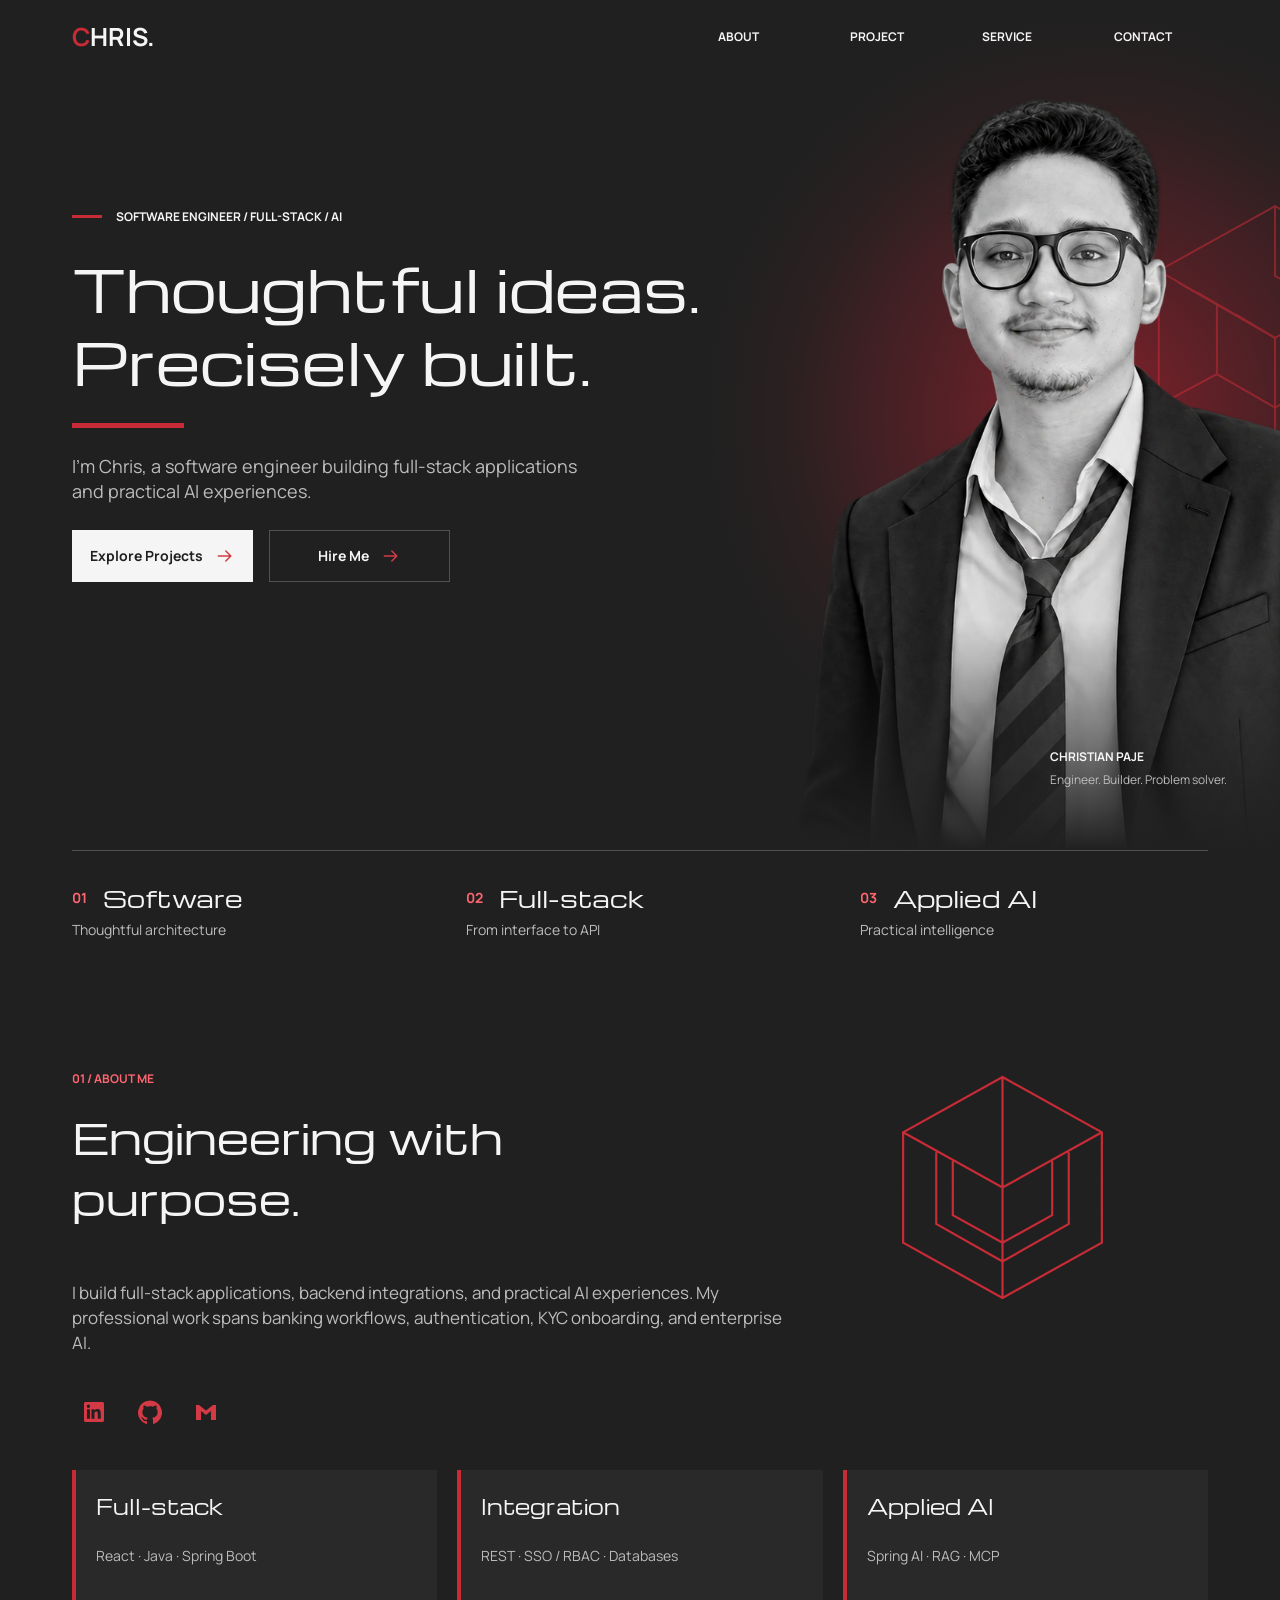
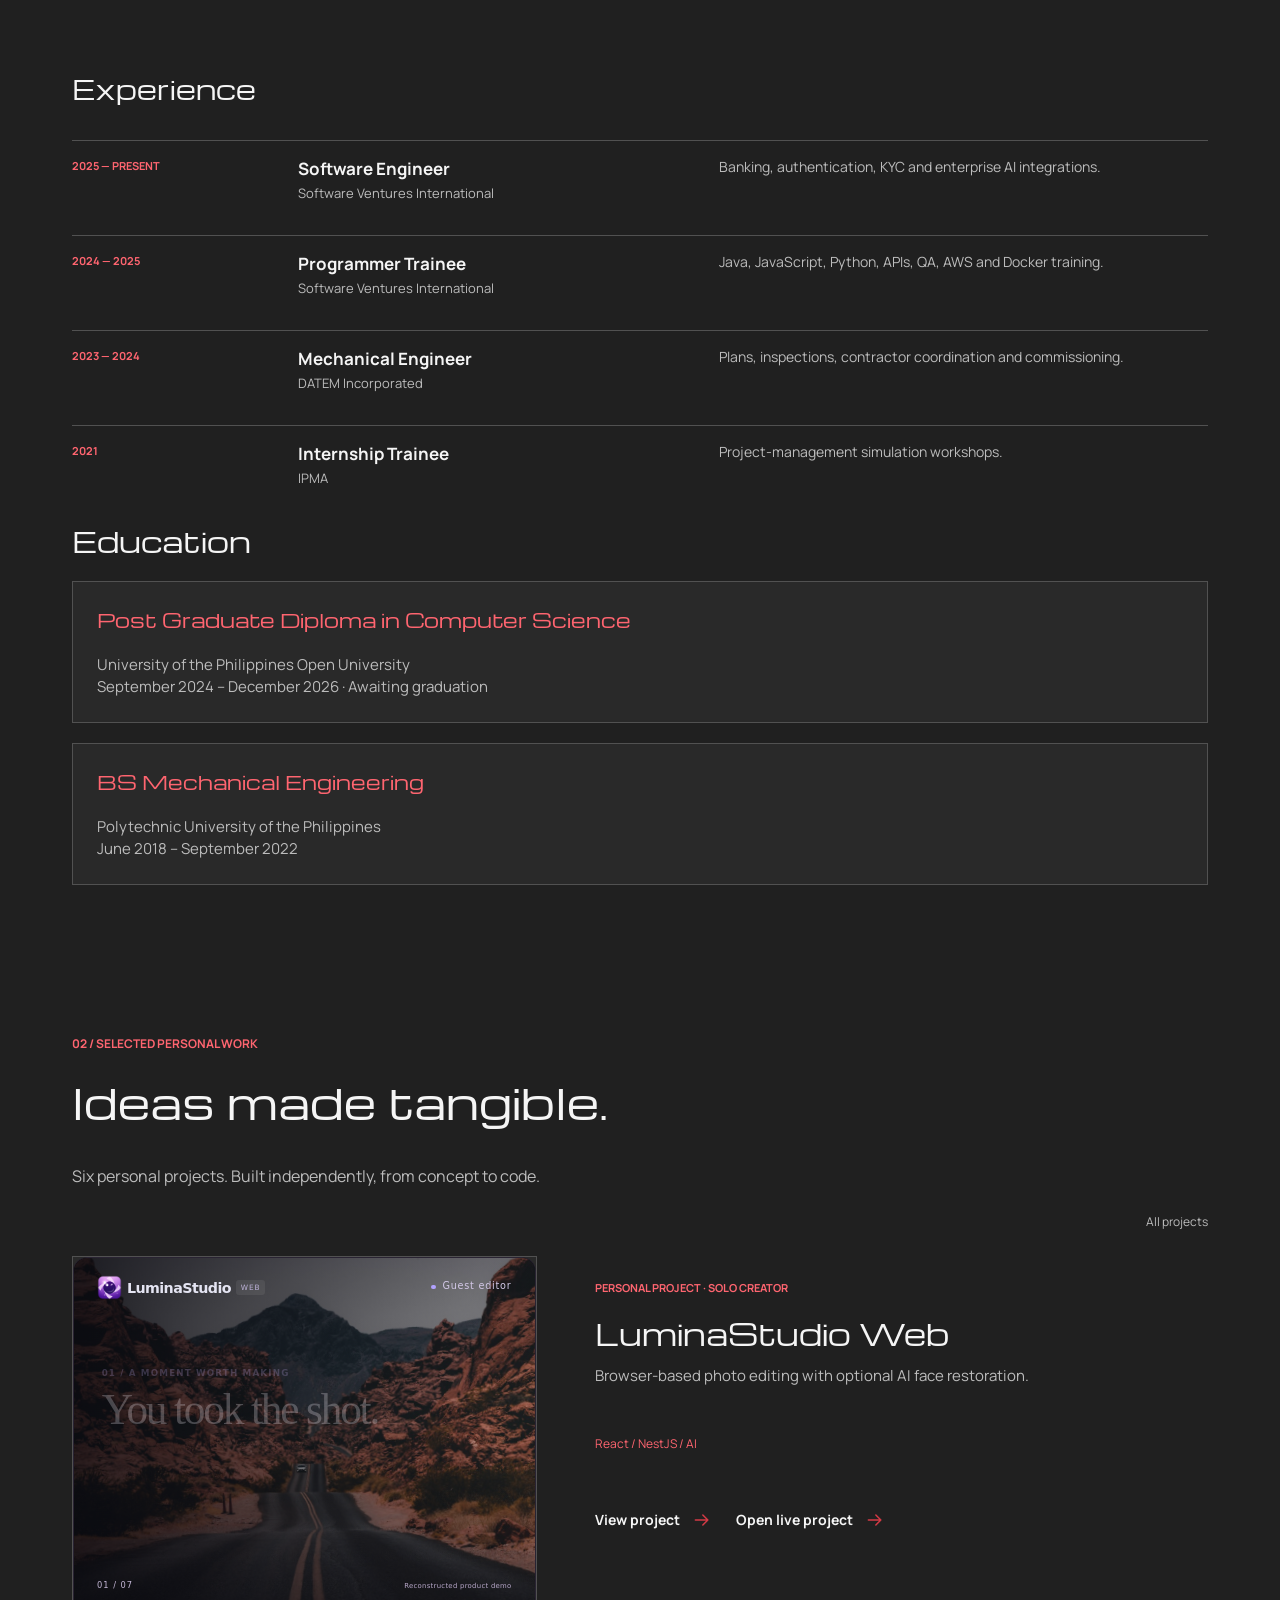
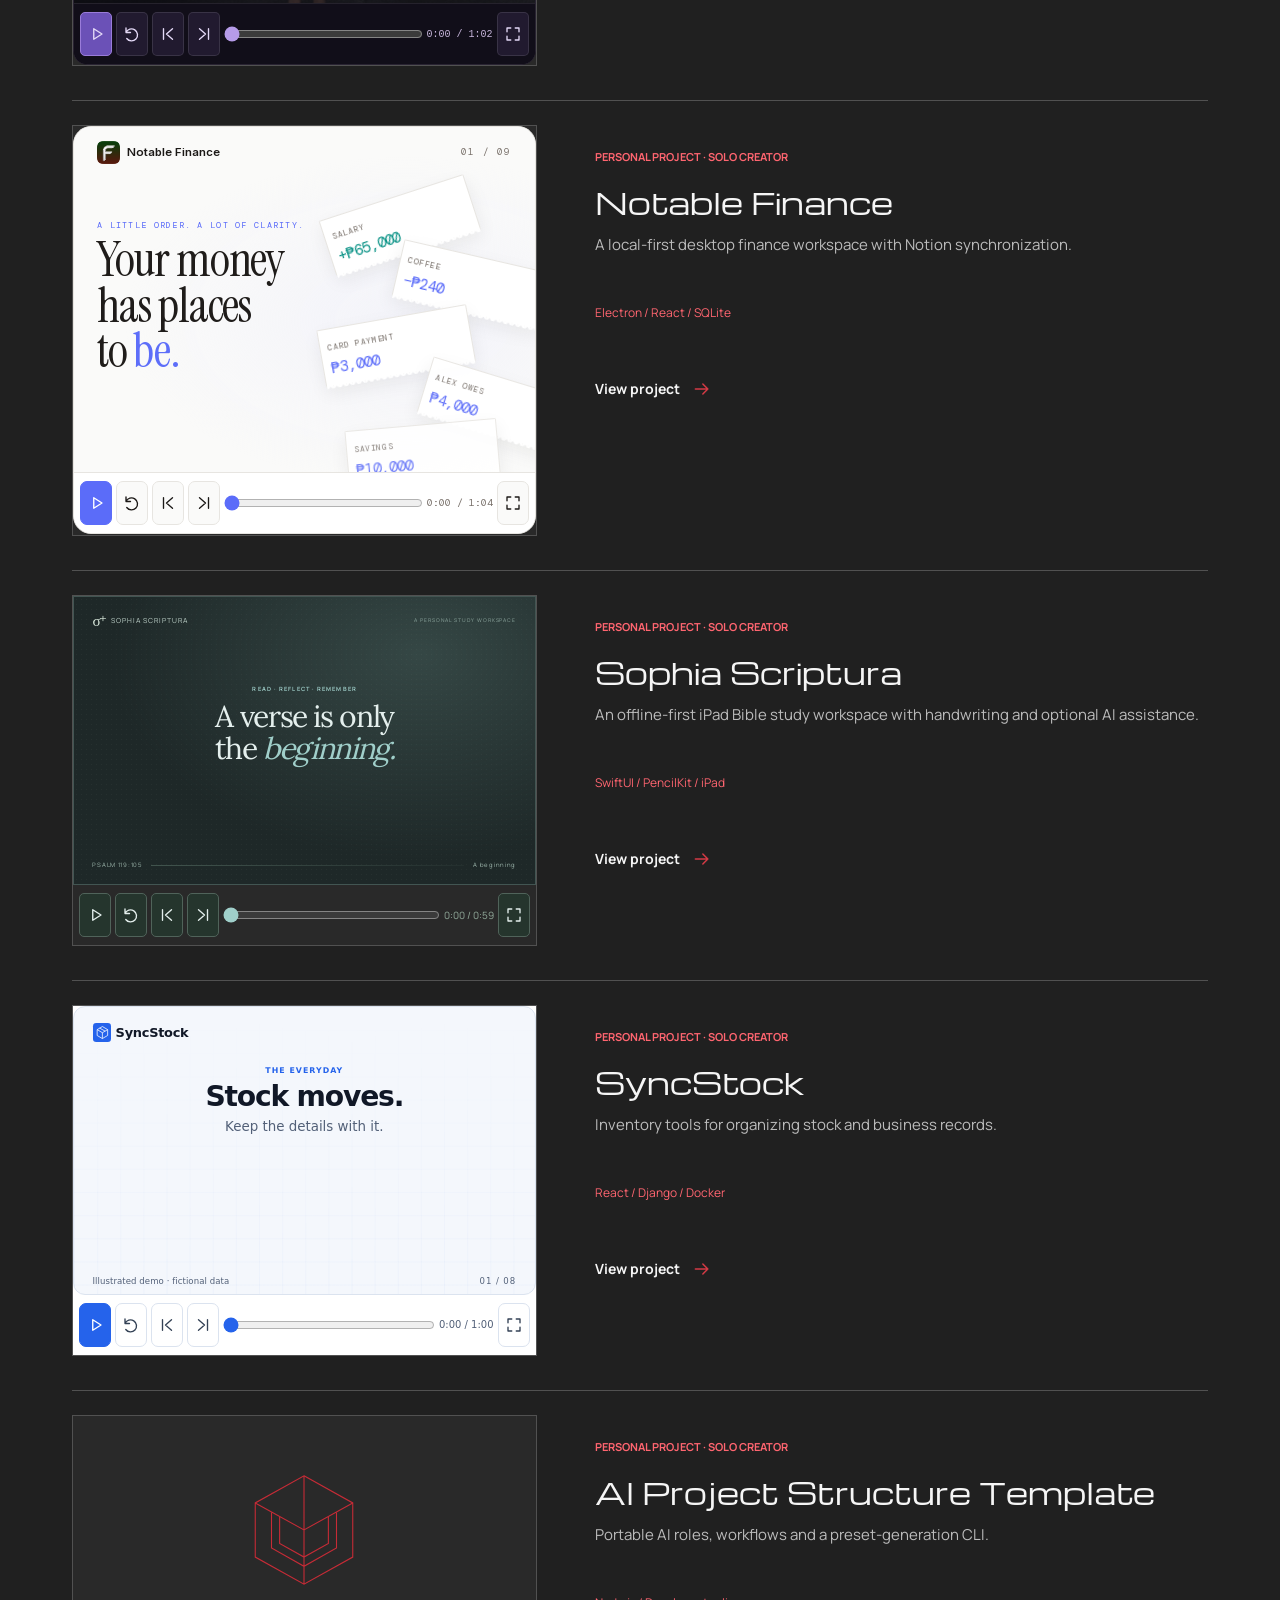
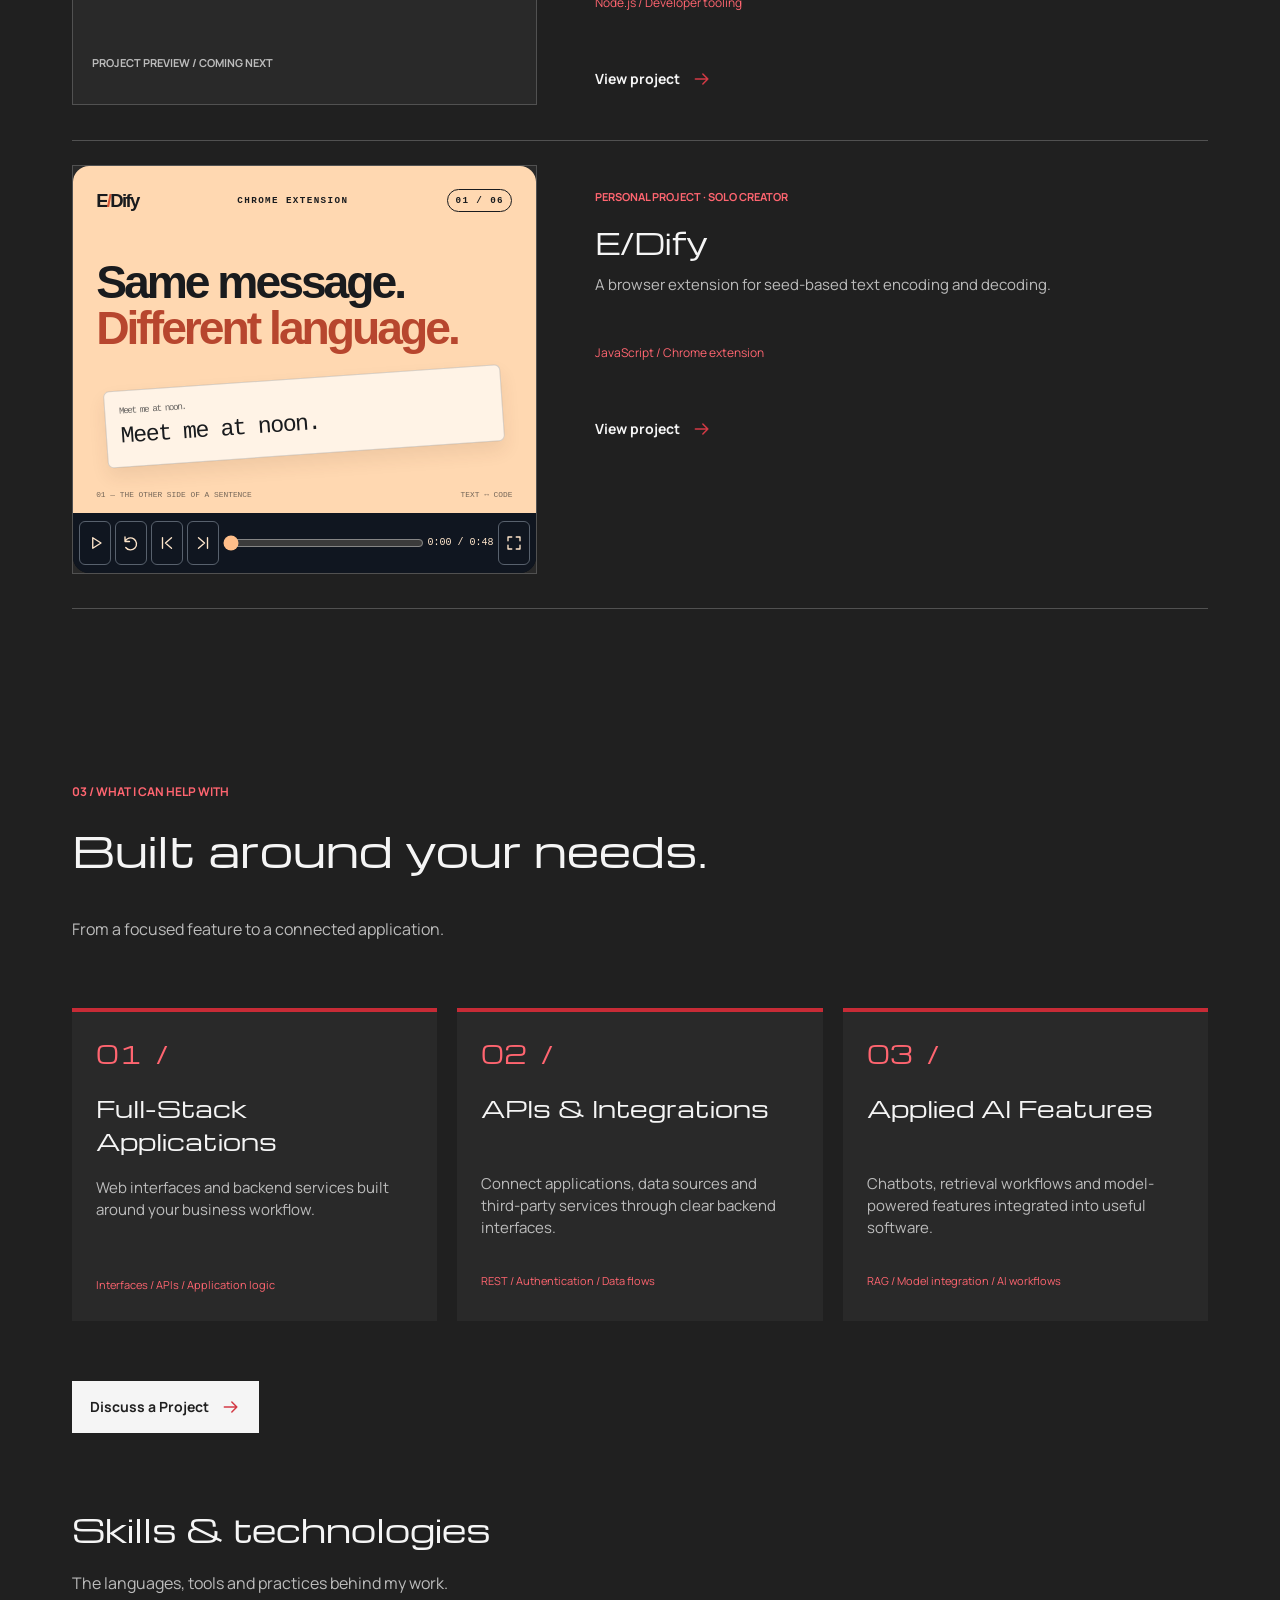
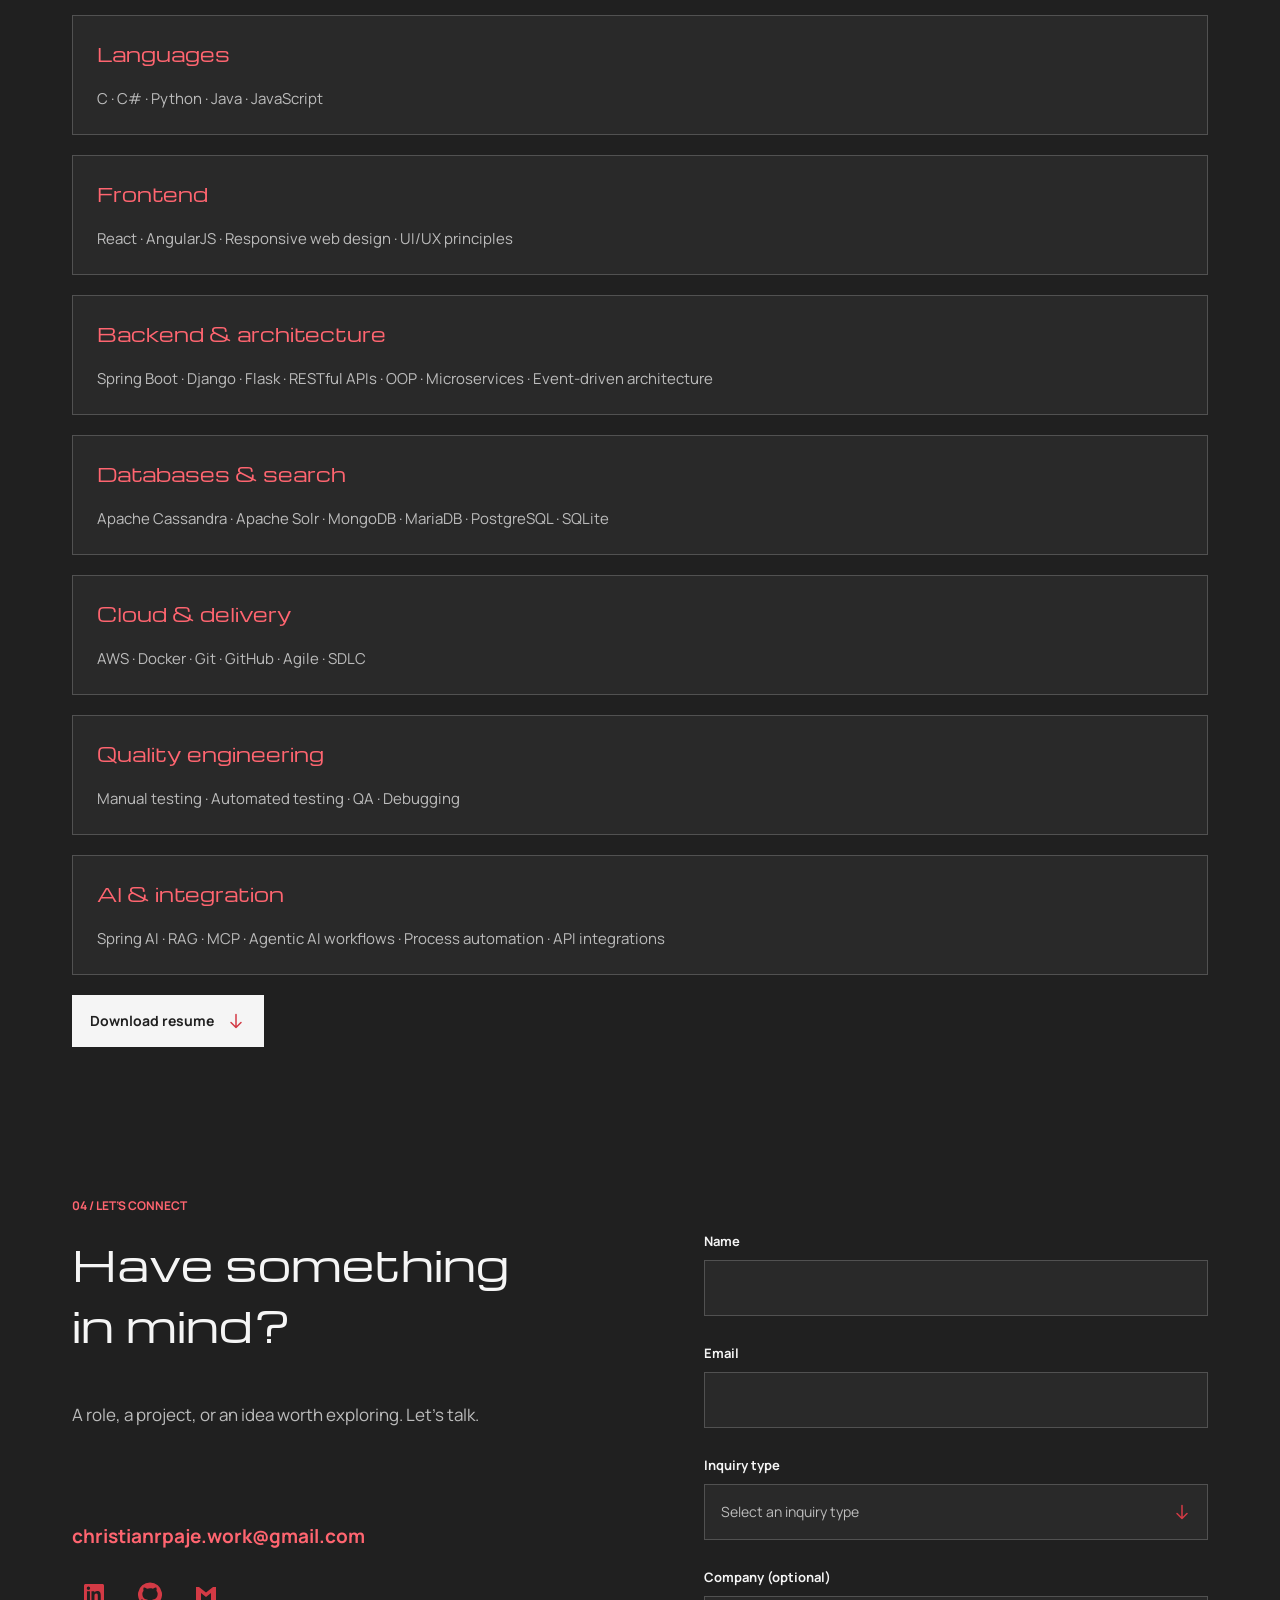
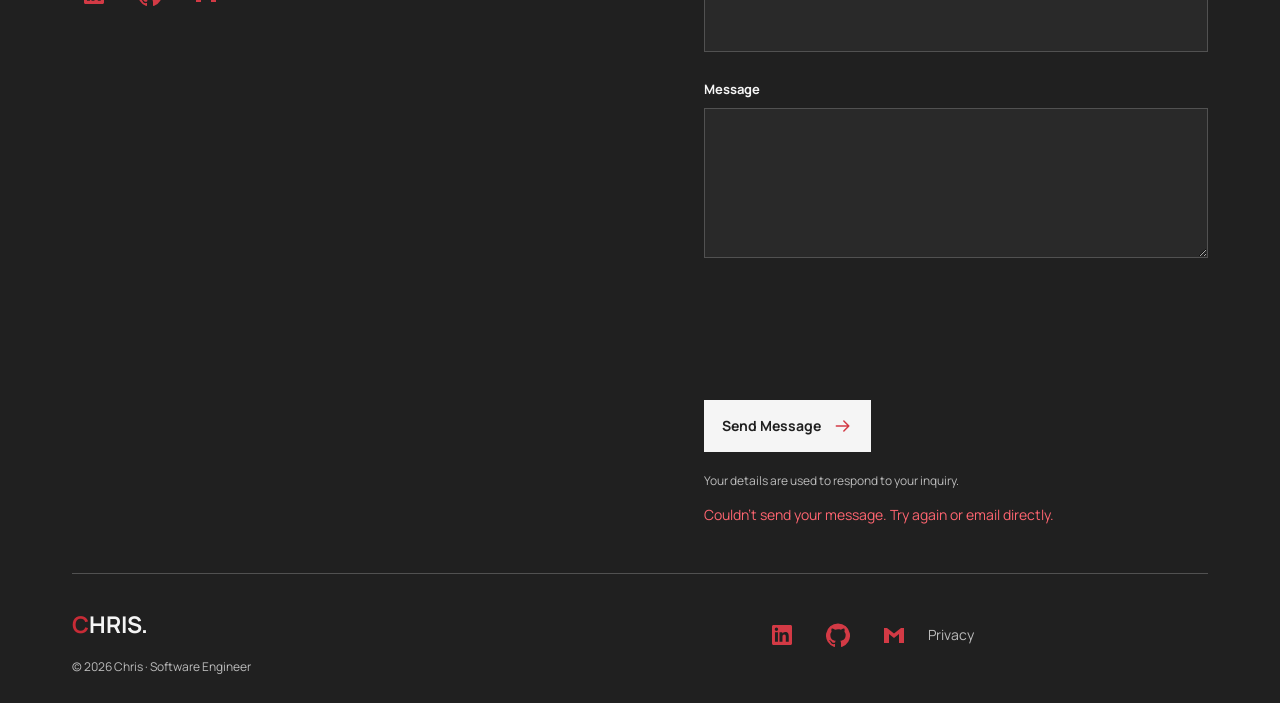
<file: index.html>
<!DOCTYPE html><html lang="en"><head><meta charSet="utf-8"/><link rel="preconnect" href="/" crossorigin=""/><meta name="viewport" content="width=device-width, initial-scale=1"/><link rel="preload" href="/media/chris-monochrome.webp" as="image" fetchPriority="high"/><link rel="stylesheet" href="/_next/static/chunks/3tcnra1x0i84_.css" data-precedence="next"/><link rel="preload" as="script" fetchPriority="low" href="/_next/static/chunks/19wg2q9r2_sev.js"/><script src="/_next/static/chunks/1c0mhc5ebbn3y.js" async=""></script><script src="/_next/static/chunks/2khxl0v1q4i6n.js" async=""></script><script src="/_next/static/chunks/turbopack-3-ry682tkyiqk.js" async=""></script><script src="/_next/static/chunks/0umf92h1sb77c.js" async=""></script><script src="/_next/static/chunks/03nradw77p-5h.js" async=""></script><title>Chris — Software Engineer</title><meta name="description" content="Software engineering, full-stack applications and practical AI experiences by Chris."/><meta name="robots" content="index, follow"/><link rel="canonical" href="https://work-w-christianrpaje.me/"/><meta property="og:title" content="Chris — Software Engineer"/><meta property="og:description" content="Software engineering, full-stack applications and practical AI experiences by Chris."/><meta property="og:url" content="https://work-w-christianrpaje.me/"/><meta property="og:site_name" content="Chris — Software Engineer"/><meta property="og:type" content="website"/><meta name="twitter:card" content="summary"/><meta name="twitter:title" content="Chris — Software Engineer"/><meta name="twitter:description" content="Software engineering, full-stack applications and practical AI experiences by Chris."/><script src="/_next/static/chunks/0cz1d0mv5g_q7.js" noModule=""></script></head><body style="--background:#202020;--surface:#292929;--foreground:#F5F5F5;--muted:#BCBCBC;--decorative:#C72B36;--accent:#FF6570;--functional:#D33A45;--border:#515151;--primary-hover:#FFE4E6;--glow-inner:#A6222E;--glow-mid:#82202B;--desktop-gutter:72px;--mobile-gutter:24px;--card-gap:20px;--card-padding:24px;--control-height:52px;--hero-glow:radial-gradient(ellipse closest-side at center,rgba(166,34,46,0.7600) 0%,rgba(164,34,46,0.7400) 2.5%,rgba(163,34,46,0.7200) 5%,rgba(161,34,46,0.7000) 7.5%,rgba(159,34,45,0.6800) 10%,rgba(158,34,45,0.6600) 12.5%,rgba(156,33,45,0.6400) 15%,rgba(155,33,45,0.6200) 17.5%,rgba(153,33,45,0.6000) 20%,rgba(151,33,45,0.5800) 22.5%,rgba(150,33,45,0.5600) 25%,rgba(148,33,45,0.5400) 27.500000000000004%,rgba(146,33,44,0.5200) 30%,rgba(145,33,44,0.5000) 32.5%,rgba(143,33,44,0.4800) 35%,rgba(141,33,44,0.4600) 37.5%,rgba(140,33,44,0.4400) 40%,rgba(138,32,44,0.4200) 42.5%,rgba(137,32,44,0.4000) 45%,rgba(135,32,43,0.3800) 47.5%,rgba(133,32,43,0.3600) 50%,rgba(132,32,43,0.3400) 52.5%,rgba(130,32,43,0.3200) 55.00000000000001%,rgba(125,32,42,0.3022) 57.49999999999999%,rgba(119,32,42,0.2844) 60%,rgba(114,32,41,0.2667) 62.5%,rgba(108,32,41,0.2489) 65%,rgba(103,32,40,0.2311) 67.5%,rgba(97,32,39,0.2133) 70%,rgba(92,32,39,0.1956) 72.5%,rgba(86,32,38,0.1778) 75%,rgba(81,32,38,0.1600) 77.5%,rgba(76,32,37,0.1422) 80%,rgba(70,32,36,0.1244) 82.5%,rgba(65,32,36,0.1067) 85%,rgba(59,32,35,0.0889) 87.5%,rgba(54,32,34,0.0711) 90%,rgba(48,32,34,0.0533) 92.5%,rgba(43,32,33,0.0356) 95%,rgba(37,32,33,0.0178) 97.5%,rgba(32,32,32,0.0000) 100%)"><div hidden=""><!--$--><!--/$--></div><div class="site-frame"><a class="skip-link" href="#content">Skip to content</a><header class="site-header" data-scrolled="false" data-menu-open="false"><div class="header-inner"><a class="wordmark" href="/" aria-label="Chris — Home"><span>C</span>HRIS.</a><nav class="desktop-navigation" aria-label="Primary"><a href="/#about">ABOUT</a><a href="/#project">PROJECT</a><a href="/#service">SERVICE</a><a href="/#contact">CONTACT</a></nav><button class="menu-toggle" aria-expanded="false" aria-controls="mobile-navigation">MENU +</button></div><nav id="mobile-navigation" class="mobile-navigation" aria-label="Mobile" hidden=""><div class="mobile-menu-items"><div class="mobile-menu-item"><a href="/#about"><span>01</span>ABOUT</a></div><div class="mobile-menu-item"><a href="/#project"><span>02</span>PROJECT</a></div><div class="mobile-menu-item"><a href="/#service"><span>03</span>SERVICE</a></div><div class="mobile-menu-item"><a href="/#contact"><span>04</span>CONTACT</a></div><p>Let’s build something meaningful.</p></div></nav><noscript><nav class="no-script-navigation" aria-label="Primary"><a href="/#about">ABOUT</a><a href="/#project">PROJECT</a><a href="/#service">SERVICE</a><a href="/#contact">CONTACT</a></nav></noscript></header><main id="content" tabindex="-1"><section class="hero" aria-label="Chris"><div class="hero-stage"><div class="desktop-art" aria-hidden="true"><div class="hero-glow"></div><svg class="hero-wireframe" xmlns="http://www.w3.org/2000/svg" width="310" height="335.833" viewBox="0 0 240 260" aria-hidden="true"><g fill="none" stroke="currentColor" stroke-width="1.5"><path d="M120 28 210 78 210 182 120 232 30 182 30 78Z M30 78 120 130 210 78 M120 130V232 M120 28V82L166 108 M75 104V158L120 184 165 158V104 M30 182 75 158 M210 182 165 158"></path><path d="m45 87 75 43m-60-35 60 35m-45-26 45 26m-30-18 30 18"></path></g></svg></div><div class="hero-copy"><p class="hero-positioning"><span class="desktop-positioning">SOFTWARE ENGINEER / FULL-STACK / AI</span><span class="mobile-positioning">SOFTWARE / FULL-STACK / AI</span></p><h1><span class="desktop-headline"><span>Thoughtful ideas.</span><span>Precisely built.</span></span><span class="mobile-headline"><span>Thoughtful</span><span>ideas.</span><span>Precisely built.</span></span></h1><div class="hero-rule"></div><p class="hero-introduction">I’m Chris, a software engineer building full-stack applications and practical AI experiences.</p><div class="hero-actions"><a class="action" href="/#project">Explore Projects<svg width="20" height="20" viewBox="0 0 20 20" fill="none" aria-hidden="true" class="arrow-icon"><path d="M3.333 10h12.5m-5-5 5 5-5 5" stroke="currentColor" stroke-width="1.5" stroke-linecap="round" stroke-linejoin="round"></path></svg></a><a class="action action-secondary" href="/#contact">Hire Me<svg width="20" height="20" viewBox="0 0 20 20" fill="none" aria-hidden="true" class="arrow-icon"><path d="M3.333 10h12.5m-5-5 5 5-5 5" stroke="currentColor" stroke-width="1.5" stroke-linecap="round" stroke-linejoin="round"></path></svg></a></div></div><div class="hero-portrait"><div class="mobile-glow"></div><img src="/media/chris-monochrome.webp" alt="Chris in a suit and glasses" width="965" height="1630" fetchPriority="high"/><div class="portrait-fade"></div></div><div class="portrait-caption"><p>CHRISTIAN PAJE</p><p>Engineer. Builder. Problem solver.</p></div></div><div class="discipline-band"><div class="discipline"><div><span>01</span><h2>Software</h2></div><p>Thoughtful architecture</p></div><div class="discipline"><div><span>02</span><h2>Full-stack</h2></div><p>From interface to API</p></div><div class="discipline"><div><span>03</span><h2>Applied AI</h2></div><p>Practical intelligence</p></div></div></section><section class="portfolio-section about-section" id="about" aria-label="01 / ABOUT ME"><div class="section-heading"><p class="section-kicker">01 / ABOUT ME</p><h2>Engineering with
purpose.</h2></div><svg class="about-motif" xmlns="http://www.w3.org/2000/svg" width="240" height="240" viewBox="0 0 240 240" aria-hidden="true"><g fill="none" stroke="currentColor" stroke-width="2"><path d="m120 20 90 50v100l-90 50-90-50V70Zm0 0v100m-90-50 90 50 90-50m-90 50v100M60 88v65l60 34 60-34V88M75 96v49l45 25 45-25V96"></path></g></svg><p class="about-introduction">I build full-stack applications, backend integrations, and practical AI experiences. My professional work spans banking workflows, authentication, KYC onboarding, and enterprise AI.</p><div class="about-socials"><div class="social-links"><a href="https://www.linkedin.com/in/work-w-christian-paje/" aria-label="LinkedIn"><svg width="24" height="24" viewBox="0 0 24 24" aria-hidden="true" fill="currentColor"><path d="M20.45 2H3.55C2.69 2 2 2.68 2 3.52v16.96c0 .84.69 1.52 1.55 1.52h16.9c.86 0 1.55-.68 1.55-1.52V3.52c0-.84-.69-1.52-1.55-1.52ZM7.93 18.75H4.98V9.2h2.95v9.55ZM6.45 7.9a1.71 1.71 0 1 1 0-3.42 1.71 1.71 0 0 1 0 3.42Zm12.3 10.85H15.8V14.1c0-1.11-.02-2.54-1.55-2.54-1.55 0-1.79 1.21-1.79 2.46v4.73H9.51V9.2h2.83v1.3h.04c.39-.74 1.36-1.53 2.8-1.53 3 0 3.57 1.97 3.57 4.53v5.25Z"></path></svg></a><a href="https://github.com/work-w-chrstnrpj" aria-label="GitHub"><svg width="24" height="24" viewBox="0 0 24 24" aria-hidden="true" fill="currentColor"><path d="M12 .5a12 12 0 0 0-3.793 23.385c.6.111.82-.261.82-.577v-2.234c-3.338.726-4.043-1.416-4.043-1.416-.546-1.387-1.333-1.756-1.333-1.756-1.09-.745.083-.729.083-.729 1.205.085 1.839 1.237 1.839 1.237 1.07 1.834 2.807 1.304 3.492.997.108-.775.419-1.305.762-1.605-2.665-.303-5.467-1.333-5.467-5.931 0-1.31.469-2.381 1.236-3.221-.124-.303-.536-1.524.117-3.176 0 0 1.008-.323 3.301 1.23A11.5 11.5 0 0 1 12 6.3c1.02.005 2.047.138 3.006.404 2.291-1.553 3.297-1.23 3.297-1.23.655 1.652.243 2.873.119 3.176.77.84 1.235 1.911 1.235 3.221 0 4.61-2.807 5.625-5.479 5.922.43.372.823 1.102.823 2.222v3.293c0 .319.216.694.825.576A12 12 0 0 0 12 .5Z"></path></svg></a><a href="mailto:christianrpaje.work@gmail.com" aria-label="Email Chris"><svg width="24" height="24" viewBox="0 0 24 24" aria-hidden="true" fill="currentColor"><path d="M2 5h3l7 5.5L19 5h3v15h-5V11l-5 4-5-4v9H2Z"></path></svg></a></div></div><div class="expertise-grid"><article class="expertise-card"><h3>Full-stack</h3><p>React · Java · Spring Boot</p></article><article class="expertise-card"><h3>Integration</h3><p>REST · SSO / RBAC · Databases</p></article><article class="expertise-card"><h3>Applied AI</h3><p>Spring AI · RAG · MCP</p></article></div><div class="experience-block"><h3>Experience</h3><div class="experience-list"><article class="experience-row"><p class="experience-date">2025 — PRESENT</p><div class="experience-position"><h4>Software Engineer</h4><p>Software Ventures International</p></div><div class="experience-summary"><p>Banking, authentication, KYC and enterprise AI integrations.</p></div></article><article class="experience-row"><p class="experience-date">2024 — 2025</p><div class="experience-position"><h4>Programmer Trainee</h4><p>Software Ventures International</p></div><div class="experience-summary"><p>Java, JavaScript, Python, APIs, QA, AWS and Docker training.</p></div></article><article class="experience-row"><p class="experience-date">2023 — 2024</p><div class="experience-position"><h4>Mechanical Engineer</h4><p>DATEM Incorporated</p></div><div class="experience-summary"><p>Plans, inspections, contractor coordination and commissioning.</p></div></article><article class="experience-row"><p class="experience-date">2021</p><div class="experience-position"><h4>Internship Trainee</h4><p>IPMA</p></div><div class="experience-summary"><p>Project-management simulation workshops.</p></div></article></div></div><div class="education-block"><h3>Education</h3><div class="education-list"><article class="education-card" data-status="awaiting-graduation"><h4>Post Graduate Diploma in Computer Science</h4><p>University of the Philippines Open University<br/>September 2024 – December 2026 · Awaiting graduation</p></article><article class="education-card" data-status="completed"><h4>BS Mechanical Engineering</h4><p>Polytechnic University of the Philippines<br/>June 2018 – September 2022</p></article></div></div></section><section class="portfolio-section projects-section" id="project" aria-label="02 / SELECTED PERSONAL WORK"><div class="section-heading"><p class="section-kicker">02 / SELECTED PERSONAL WORK</p><h2>Ideas made tangible.</h2></div><p class="project-lead">Six personal projects. Built independently, from concept to code.</p><div class="project-list"><article class="project-row" data-slug="lumina-studio" data-featured="true"><div class="project-media project-media-showcase"><div class="animated-showcase" data-compact="true" role="group" aria-label="LuminaStudio Web animated showcase"><img src="/media/lumina-showcase/preview.png" alt="Reconstructed LuminaStudio Web showcase scene" width="958" height="599" loading="lazy" style="aspect-ratio:4 / 3;margin-bottom:60px"/><div data-showcase-frame="true"></div></div></div><div class="project-copy"><p class="project-attribution">PERSONAL PROJECT · SOLO CREATOR</p><h3>LuminaStudio Web</h3><p class="project-summary">Browser-based photo editing with optional AI face restoration.</p><p class="project-stack">React / NestJS / AI</p><div class="project-row-actions"><a class="project-action" href="/projects/lumina-studio/">View project<svg width="20" height="20" viewBox="0 0 20 20" fill="none" aria-hidden="true" class="arrow-icon"><path d="M3.333 10h12.5m-5-5 5 5-5 5" stroke="currentColor" stroke-width="1.5" stroke-linecap="round" stroke-linejoin="round"></path></svg></a><a class="project-action" href="https://luminastudioweb.app/" target="_blank" rel="noreferrer">Open live project<svg width="20" height="20" viewBox="0 0 20 20" fill="none" aria-hidden="true" class="arrow-icon"><path d="M3.333 10h12.5m-5-5 5 5-5 5" stroke="currentColor" stroke-width="1.5" stroke-linecap="round" stroke-linejoin="round"></path></svg></a></div></div></article><article class="project-row" data-slug="notable-finance" data-featured="true"><div class="project-media project-media-showcase"><div class="animated-showcase" data-compact="true" role="group" aria-label="Notable Finance animated showcase"><img src="/media/notable-showcase/preview.png" alt="Reconstructed Notable Finance showcase scene" width="958" height="599" loading="lazy" style="aspect-ratio:4 / 3;margin-bottom:60px"/><div data-showcase-frame="true"></div></div></div><div class="project-copy"><p class="project-attribution">PERSONAL PROJECT · SOLO CREATOR</p><h3>Notable Finance</h3><p class="project-summary">A local-first desktop finance workspace with Notion synchronization.</p><p class="project-stack">Electron / React / SQLite</p><div class="project-row-actions"><a class="project-action" href="/projects/notable-finance/">View project<svg width="20" height="20" viewBox="0 0 20 20" fill="none" aria-hidden="true" class="arrow-icon"><path d="M3.333 10h12.5m-5-5 5 5-5 5" stroke="currentColor" stroke-width="1.5" stroke-linecap="round" stroke-linejoin="round"></path></svg></a></div></div></article><article class="project-row" data-slug="sophia-scriptura" data-featured="true"><div class="project-media project-media-showcase"><div class="animated-showcase" data-compact="true" role="group" aria-label="Sophia Scriptura animated showcase"><img src="/media/sophia-showcase/preview.png" alt="Reconstructed Sophia Scriptura Scripture and handwriting scene" width="1208" height="680" loading="lazy" style="aspect-ratio:16 / 10;margin-bottom:60px"/><div data-showcase-frame="true"></div></div></div><div class="project-copy"><p class="project-attribution">PERSONAL PROJECT · SOLO CREATOR</p><h3>Sophia Scriptura</h3><p class="project-summary">An offline-first iPad Bible study workspace with handwriting and optional AI assistance.</p><p class="project-stack">SwiftUI / PencilKit / iPad</p><div class="project-row-actions"><a class="project-action" href="/projects/sophia-scriptura/">View project<svg width="20" height="20" viewBox="0 0 20 20" fill="none" aria-hidden="true" class="arrow-icon"><path d="M3.333 10h12.5m-5-5 5 5-5 5" stroke="currentColor" stroke-width="1.5" stroke-linecap="round" stroke-linejoin="round"></path></svg></a></div></div></article><article class="project-row" data-slug="syncstock" data-featured="false"><div class="project-media project-media-showcase"><div class="animated-showcase" data-compact="true" role="group" aria-label="SyncStock animated showcase"><img src="/media/syncstock-showcase/preview.png" alt="Reconstructed SyncStock showcase scene" width="960" height="600" loading="lazy" style="aspect-ratio:16 / 10;margin-bottom:60px"/><div data-showcase-frame="true" style="background:#FFFFFF"></div></div></div><div class="project-copy"><p class="project-attribution">PERSONAL PROJECT · SOLO CREATOR</p><h3>SyncStock</h3><p class="project-summary">Inventory tools for organizing stock and business records.</p><p class="project-stack">React / Django / Docker</p><div class="project-row-actions"><a class="project-action" href="/projects/syncstock/">View project<svg width="20" height="20" viewBox="0 0 20 20" fill="none" aria-hidden="true" class="arrow-icon"><path d="M3.333 10h12.5m-5-5 5 5-5 5" stroke="currentColor" stroke-width="1.5" stroke-linecap="round" stroke-linejoin="round"></path></svg></a></div></div></article><article class="project-row" data-slug="ai-project-template" data-featured="false"><div class="project-media"><svg class="" xmlns="http://www.w3.org/2000/svg" width="240" height="240" viewBox="0 0 240 240" aria-hidden="true"><g fill="none" stroke="currentColor" stroke-width="2"><path d="m120 20 90 50v100l-90 50-90-50V70Zm0 0v100m-90-50 90 50 90-50m-90 50v100M60 88v65l60 34 60-34V88M75 96v49l45 25 45-25V96"></path></g></svg><p>PROJECT PREVIEW / COMING NEXT</p></div><div class="project-copy"><p class="project-attribution">PERSONAL PROJECT · SOLO CREATOR</p><h3>AI Project Structure Template</h3><p class="project-summary">Portable AI roles, workflows and a preset-generation CLI.</p><p class="project-stack">Node.js / Developer tooling</p><div class="project-row-actions"><a class="project-action" href="/projects/ai-project-template/">View project<svg width="20" height="20" viewBox="0 0 20 20" fill="none" aria-hidden="true" class="arrow-icon"><path d="M3.333 10h12.5m-5-5 5 5-5 5" stroke="currentColor" stroke-width="1.5" stroke-linecap="round" stroke-linejoin="round"></path></svg></a></div></div></article><article class="project-row" data-slug="edify" data-featured="false"><div class="project-media project-media-showcase"><div class="animated-showcase" data-compact="true" role="group" aria-label="E/Dify animated showcase"><img src="/media/edify-showcase/preview.png" alt="Reconstructed E/Dify showcase scene" width="960" height="600" loading="lazy" style="aspect-ratio:4 / 3;margin-bottom:60px"/><div data-showcase-frame="true"></div></div></div><div class="project-copy"><p class="project-attribution">PERSONAL PROJECT · SOLO CREATOR</p><h3>E/Dify</h3><p class="project-summary">A browser extension for seed-based text encoding and decoding.</p><p class="project-stack">JavaScript / Chrome extension</p><div class="project-row-actions"><a class="project-action" href="/projects/edify/">View project<svg width="20" height="20" viewBox="0 0 20 20" fill="none" aria-hidden="true" class="arrow-icon"><path d="M3.333 10h12.5m-5-5 5 5-5 5" stroke="currentColor" stroke-width="1.5" stroke-linecap="round" stroke-linejoin="round"></path></svg></a></div></div></article></div></section><section class="portfolio-section services-section" id="service" aria-label="03 / WHAT I CAN HELP WITH"><div class="section-heading"><p class="section-kicker">03 / WHAT I CAN HELP WITH</p><h2>Built around your needs.</h2></div><p class="service-lead">From a focused feature to a connected application.</p><div class="services-grid"><article class="service-card" data-icon="fullstack"><p class="service-index">01<!-- -->  /</p><h3>Full-Stack Applications</h3><p class="service-description">Web interfaces and backend services built around your business workflow.</p><p class="service-scope">Interfaces / APIs / Application logic</p></article><article class="service-card" data-icon="integration"><p class="service-index">02<!-- -->  /</p><h3>APIs &amp; Integrations</h3><p class="service-description">Connect applications, data sources and third-party services through clear backend interfaces.</p><p class="service-scope">REST / Authentication / Data flows</p></article><article class="service-card" data-icon="ai"><p class="service-index">03<!-- -->  /</p><h3>Applied AI Features</h3><p class="service-description">Chatbots, retrieval workflows and model-powered features integrated into useful software.</p><p class="service-scope">RAG / Model integration / AI workflows</p></article></div><div class="service-cta"><a class="action" href="/#contact">Discuss a Project<svg width="20" height="20" viewBox="0 0 20 20" fill="none" aria-hidden="true" class="arrow-icon"><path d="M3.333 10h12.5m-5-5 5 5-5 5" stroke="currentColor" stroke-width="1.5" stroke-linecap="round" stroke-linejoin="round"></path></svg></a></div><div class="skills-block"><h3>Skills &amp; technologies</h3><p class="skills-lead">The languages, tools and practices behind my work.</p><div class="skills-list"><article class="skill-card"><h4>Languages</h4><p>C · C# · Python · Java · JavaScript</p></article><article class="skill-card"><h4>Frontend</h4><p>React · AngularJS · Responsive web design · UI/UX principles</p></article><article class="skill-card"><h4>Backend &amp; architecture</h4><p>Spring Boot · Django · Flask · RESTful APIs · OOP · Microservices · Event-driven architecture</p></article><article class="skill-card"><h4>Databases &amp; search</h4><p>Apache Cassandra · Apache Solr · MongoDB · MariaDB · PostgreSQL · SQLite</p></article><article class="skill-card"><h4>Cloud &amp; delivery</h4><p>AWS · Docker · Git · GitHub · Agile · SDLC</p></article><article class="skill-card"><h4>Quality engineering</h4><p>Manual testing · Automated testing · QA · Debugging</p></article><article class="skill-card"><h4>AI &amp; integration</h4><p>Spring AI · RAG · MCP · Agentic AI workflows · Process automation · API integrations</p></article></div><div class="resume-action"><a class="action" href="/media/Christian_Paje_CV.pdf" download="">Download resume<svg width="20" height="20" viewBox="0 0 20 20" fill="none" aria-hidden="true" class="arrow-icon"><path d="M10 3.5v13m-5-5 5 5 5-5" stroke="currentColor" stroke-width="1.5" stroke-linecap="round" stroke-linejoin="round"></path></svg></a></div></div></section><section class="portfolio-section contact-section" id="contact" aria-label="04 / LET’S CONNECT"><div class="contact-overview"><div class="section-heading"><p class="section-kicker">04 / LET’S CONNECT</p><h2>Have something
in mind?</h2></div><p class="contact-invitation">A role, a project, or an idea worth exploring. Let’s talk.</p><a class="contact-email" href="mailto:christianrpaje.work@gmail.com">christianrpaje.work@gmail.com</a><div class="contact-socials"><div class="social-links"><a href="https://www.linkedin.com/in/work-w-christian-paje/" aria-label="LinkedIn"><svg width="24" height="24" viewBox="0 0 24 24" aria-hidden="true" fill="currentColor"><path d="M20.45 2H3.55C2.69 2 2 2.68 2 3.52v16.96c0 .84.69 1.52 1.55 1.52h16.9c.86 0 1.55-.68 1.55-1.52V3.52c0-.84-.69-1.52-1.55-1.52ZM7.93 18.75H4.98V9.2h2.95v9.55ZM6.45 7.9a1.71 1.71 0 1 1 0-3.42 1.71 1.71 0 0 1 0 3.42Zm12.3 10.85H15.8V14.1c0-1.11-.02-2.54-1.55-2.54-1.55 0-1.79 1.21-1.79 2.46v4.73H9.51V9.2h2.83v1.3h.04c.39-.74 1.36-1.53 2.8-1.53 3 0 3.57 1.97 3.57 4.53v5.25Z"></path></svg></a><a href="https://github.com/work-w-chrstnrpj" aria-label="GitHub"><svg width="24" height="24" viewBox="0 0 24 24" aria-hidden="true" fill="currentColor"><path d="M12 .5a12 12 0 0 0-3.793 23.385c.6.111.82-.261.82-.577v-2.234c-3.338.726-4.043-1.416-4.043-1.416-.546-1.387-1.333-1.756-1.333-1.756-1.09-.745.083-.729.083-.729 1.205.085 1.839 1.237 1.839 1.237 1.07 1.834 2.807 1.304 3.492.997.108-.775.419-1.305.762-1.605-2.665-.303-5.467-1.333-5.467-5.931 0-1.31.469-2.381 1.236-3.221-.124-.303-.536-1.524.117-3.176 0 0 1.008-.323 3.301 1.23A11.5 11.5 0 0 1 12 6.3c1.02.005 2.047.138 3.006.404 2.291-1.553 3.297-1.23 3.297-1.23.655 1.652.243 2.873.119 3.176.77.84 1.235 1.911 1.235 3.221 0 4.61-2.807 5.625-5.479 5.922.43.372.823 1.102.823 2.222v3.293c0 .319.216.694.825.576A12 12 0 0 0 12 .5Z"></path></svg></a><a href="mailto:christianrpaje.work@gmail.com" aria-label="Email Chris"><svg width="24" height="24" viewBox="0 0 24 24" aria-hidden="true" fill="currentColor"><path d="M2 5h3l7 5.5L19 5h3v15h-5V11l-5 4-5-4v9H2Z"></path></svg></a></div></div></div><form class="contact-form" noValidate="" aria-busy="false"><div class="contact-field"><label for="contact-name">Name</label><input id="contact-name" autoComplete="name" maxLength="100" required="" aria-invalid="false" name="name"/></div><div class="contact-field"><label for="contact-email">Email</label><input id="contact-email" type="email" autoComplete="email" maxLength="254" required="" aria-invalid="false" name="email"/></div><div class="contact-field"><label for="contact-inquiry">Inquiry type</label><div class="select-wrap"><select id="contact-inquiry" name="inquiry" required="" aria-invalid="false"><option value="" disabled="" selected="">Select an inquiry type</option><option value="employment">Employment</option><option value="project">Project</option><option value="other">Other</option></select><svg width="20" height="20" viewBox="0 0 20 20" fill="none" aria-hidden="true" class="arrow-icon"><path d="M10 3.5v13m-5-5 5 5 5-5" stroke="currentColor" stroke-width="1.5" stroke-linecap="round" stroke-linejoin="round"></path></svg></div></div><div class="contact-field"><label for="contact-company">Company (optional)</label><input id="contact-company" autoComplete="organization" maxLength="100" aria-invalid="false" name="company"/></div><div class="contact-field contact-message"><label for="contact-message">Message</label><textarea id="contact-message" name="message" minLength="20" maxLength="5000" required="" aria-invalid="false"></textarea></div><input class="honeypot" type="text" tabindex="-1" autoComplete="off" aria-hidden="true" name="botcheck"/><div class="captcha-slot"><!--$!--><template data-dgst=""></template><!--/$--></div><button class="action contact-submit" type="submit" disabled="">Send Message<svg width="20" height="20" viewBox="0 0 20 20" fill="none" aria-hidden="true" class="arrow-icon"><path d="M3.333 10h12.5m-5-5 5 5-5 5" stroke="currentColor" stroke-width="1.5" stroke-linecap="round" stroke-linejoin="round"></path></svg></button><noscript><p class="form-no-script">The contact form is not available yet. Please use email or a profile link.</p></noscript><p class="form-privacy">Your details are used to respond to your inquiry.</p><p class="form-status" role="status" aria-live="polite"></p></form></section></main><footer class="site-footer"><div class="footer-rule"></div><a class="wordmark" href="/" aria-label="Chris — Home"><span>C</span>HRIS.</a><p class="footer-copyright">© <!-- -->2026<!-- --> <!-- -->Chris<!-- --> · <!-- -->Software Engineer</p><div class="footer-links"><div class="social-links"><a href="https://www.linkedin.com/in/work-w-christian-paje/" aria-label="LinkedIn"><svg width="24" height="24" viewBox="0 0 24 24" aria-hidden="true" fill="currentColor"><path d="M20.45 2H3.55C2.69 2 2 2.68 2 3.52v16.96c0 .84.69 1.52 1.55 1.52h16.9c.86 0 1.55-.68 1.55-1.52V3.52c0-.84-.69-1.52-1.55-1.52ZM7.93 18.75H4.98V9.2h2.95v9.55ZM6.45 7.9a1.71 1.71 0 1 1 0-3.42 1.71 1.71 0 0 1 0 3.42Zm12.3 10.85H15.8V14.1c0-1.11-.02-2.54-1.55-2.54-1.55 0-1.79 1.21-1.79 2.46v4.73H9.51V9.2h2.83v1.3h.04c.39-.74 1.36-1.53 2.8-1.53 3 0 3.57 1.97 3.57 4.53v5.25Z"></path></svg></a><a href="https://github.com/work-w-chrstnrpj" aria-label="GitHub"><svg width="24" height="24" viewBox="0 0 24 24" aria-hidden="true" fill="currentColor"><path d="M12 .5a12 12 0 0 0-3.793 23.385c.6.111.82-.261.82-.577v-2.234c-3.338.726-4.043-1.416-4.043-1.416-.546-1.387-1.333-1.756-1.333-1.756-1.09-.745.083-.729.083-.729 1.205.085 1.839 1.237 1.839 1.237 1.07 1.834 2.807 1.304 3.492.997.108-.775.419-1.305.762-1.605-2.665-.303-5.467-1.333-5.467-5.931 0-1.31.469-2.381 1.236-3.221-.124-.303-.536-1.524.117-3.176 0 0 1.008-.323 3.301 1.23A11.5 11.5 0 0 1 12 6.3c1.02.005 2.047.138 3.006.404 2.291-1.553 3.297-1.23 3.297-1.23.655 1.652.243 2.873.119 3.176.77.84 1.235 1.911 1.235 3.221 0 4.61-2.807 5.625-5.479 5.922.43.372.823 1.102.823 2.222v3.293c0 .319.216.694.825.576A12 12 0 0 0 12 .5Z"></path></svg></a><a href="mailto:christianrpaje.work@gmail.com" aria-label="Email Chris"><svg width="24" height="24" viewBox="0 0 24 24" aria-hidden="true" fill="currentColor"><path d="M2 5h3l7 5.5L19 5h3v15h-5V11l-5 4-5-4v9H2Z"></path></svg></a></div><a href="/privacy/">Privacy</a></div></footer></div><!--$--><!--/$--><script id="_R_">(globalThis["TURBOPACK"] || (globalThis["TURBOPACK"] = [])).push({"otherChunks":["static/chunks/19wg2q9r2_sev.js","static/chunks/1c0mhc5ebbn3y.js","static/chunks/2khxl0v1q4i6n.js"],"runtimeModuleIds":[94553]});</script><script src="/_next/static/chunks/19wg2q9r2_sev.js" async=""></script><script>(self.__next_f=self.__next_f||[]).push([0])</script><script>self.__next_f.push([1,"1:\"$Sreact.fragment\"\n3:\"/_next/static/chunks/0umf92h1sb77c.js\"\n4:I[39756,[\"$3\"],\"default\"]\n5:I[37457,[\"$3\"],\"default\"]\n6:\"/_next/static/chunks/03nradw77p-5h.js\"\n7:I[25917,[\"$3\",\"$6\"],\"Header\"]\nd:I[68027,[\"$3\"],\"default\",1]\n:HL[\"/_next/static/chunks/3tcnra1x0i84_.css\",\"style\"]\n:HC[\"/\",\"\"]\n2:T4c4,radial-gradient(ellipse closest-side at center,rgba(166,34,46,0.7600) 0%,rgba(164,34,46,0.7400) 2.5%,rgba(163,34,46,0.7200) 5%,rgba(161,34,46,0.7000) 7.5%,rgba(159,34,45,0.6800) 10%,rgba(158,34,45,0.6600) 12.5%,rgba(156,33,45,0.6400) 15%,rgba(155,33,45,0.6200) 17.5%,rgba(153,33,45,0.6000) 20%,rgba(151,33,45,0.5800) 22.5%,rgba(150,33,45,0.5600) 25%,rgba(148,33,45,0.5400) 27.500000000000004%,rgba(146,33,44,0.5200) 30%,rgba(145,33,44,0.5000) 32.5%,rgba(143,33,44,0.4800) 35%,rgba(141,33,44,0.4600) 37.5%,rgba(140,33,44,0.4400) 40%,rgba(138,32,44,0.4200) 42.5%,rgba(137,32,44,0.4000) 45%,rgba(135,32,43,0.3800) 47.5%,rgba(133,32,43,0.3600) 50%,rgba(132,32,43,0.3400) 52.5%,rgba(130,32,43,0.3200) 55.00000000000001%,rgba(125,32,42,0.3022) 57.49999999999999%,rgba(119,32,42,0.2844) 60%,rgba(114,32,41,0.2667) 62.5%,rgba(108,32,41,0.2489) 65%,rgba(103,32,40,0.2311) 67.5%,rgba(97,32,39,0.2133) 70%,rgba(92,32,39,0.1956) 72.5%,rgba(86,32,38,0.1778) 75%,rgba(81,32,38,0.1600) 77.5%,rgba(76,32,37,0.1422) 80%,rgba(70,32,36,0.1244) 82.5%,rgba(65,32,36,0.1067) 85%,rgba(59,32,35,0.0889) 87.5%,rgba(54,32,34,0.0711) 90%,rgba(48,32,34,0.0533) 92.5%,rgba(43,32,33,0.0356) 95%,rgba(37,32,33,0.0178) 97.5%,rgba(32,32,32,0.0000) 100%)a:[[\"children\",{\"s\":\"__PAGE__\",\"h\":512,\"d\":{\"r\":\"$Lb\",\"p\":false,\"v\":null}}]]\n0:{\"P\":null,\"c\":[\"\",\"\"],\"q\":\"\",\"i\":false,\"t\":{\"t\":{\"s\":\"\",\"h\":528,\"d\":{\"r\":[\"$\",\"$1\",\"c\",{\"children\":[[[\"$\",\"link\",\"0\",{\"rel\":\"stylesheet\",\"href\":\"/_next/static/chunks/3tcnra1x0i84_.css\",\"precedence\":\"next\",\"crossOrigin\":\"$undefined\",\"nonce\":\"$undefined\"}],[\"$\",\"script\",\"script-0\",{\"src\":\"/_next/static/chunks/0umf92h1sb77c.js\",\"async\":true,\"nonce\":\"$undefined\"}]],[\"$\",\"html\",null,{\"lang\":\"en\",\"children\":[\"$\",\"body\",null,{\"style\":{\"--background\":\"#202020\",\"--surface\":\"#292929\",\"--foreground\":\"#F5F5F5\",\"--muted\":\"#BCBCBC\",\"--decorative\":\"#C72B36\",\"--accent\":\"#FF6570\",\"--functional\":\"#D33A45\",\"--border\":\"#515151\",\"--primary-hover\":\"#FFE4E6\",\"--glow-inner\":\"#A6222E\",\"--glow-mid\":\"#82202B\",\"--desktop-gutter\":\"72px\",\"--mobile-gutter\":\"24px\",\"--card-gap\":\"20px\",\"--card-padding\":\"24px\",\"--control-height\":\"52px\",\"--hero-glow\":\"$2\"},\"children\":[\"$\",\"$L4\",null,{\"parallelRouterKey\":\"children\",\"error\":\"$undefined\",\"errorStyles\":\"$undefined\",\"errorScripts\":\"$undefined\",\"template\":[\"$\",\"$L5\",null,{}],\"templateStyles\":\"$undefined\",\"templateScripts\":\"$undefined\",\"notFound\":[[\"$\",\"div\",null,{\"className\":\"site-frame\",\"children\":[[\"$\",\"a\",null,{\"className\":\"skip-link\",\"href\":\"#content\",\"children\":\"Skip to content\"}],[\"$\",\"$L7\",null,{\"profile\":{\"name\":\"Chris\",\"fullName\":\"Christian Paje\",\"wordmark\":\"CHRIS.\",\"roles\":[\"Software Engineer\",\"Full-Stack Engineer\",\"AI Engineer\"],\"biography\":\"I build full-stack applications, backend integrations, and practical AI experiences. My professional work spans banking workflows, authentication, KYC onboarding, and enterprise AI.\",\"email\":\"christianrpaje.work@gmail.com\",\"portrait\":{\"src\":\"/media/chris-monochrome.webp\",\"alt\":\"Chris in a suit and glasses\",\"width\":965,\"height\":1630,\"provenance\":\"Owner-supplied portrait; approved monochrome design asset.\"},\"hero\":{\"headline\":[\"Thoughtful ideas.\",\"Precisely built.\"],\"mobileHeadline\":[\"Thoughtful\",\"ideas.\",\"Precisely built.\"],\"introduction\":\"I’m Chris, a software engineer building full-stack applications and practical AI experiences.\",\"positioning\":\"SOFTWARE ENGINEER / FULL-STACK / AI\",\"mobilePositioning\":\"SOFTWARE / FULL-STACK / AI\",\"primary\":{\"label\":\"Explore Projects\",\"section\":\"project\"},\"secondary\":{\"label\":\"Hire Me\",\"section\":\"contact\"},\"portraitCaption\":\"Engineer. Builder. Problem solver.\",\"disciplines\":[{\"id\":\"software\",\"title\":\"Software\",\"description\":\"Thoughtful architecture\"},{\"id\":\"fullstack\",\"title\":\"Full-stack\",\"description\":\"From interface to API\"},{\"id\":\"ai\",\"title\":\"Applied AI\",\"description\":\"Practical intelligence\"}]},\"socials\":[{\"id\":\"linkedin\",\"label\":\"LinkedIn\",\"icon\":\"linkedin\",\"url\":\"https://www.linkedin.com/in/work-w-christian-paje/\"},{\"id\":\"github\",\"label\":\"GitHub\",\"icon\":\"github\",\"url\":\"https://github.com/work-w-chrstnrpj\"},{\"id\":\"email\",\"label\":\"Email Chris\",\"icon\":\"email\",\"url\":\"mailto:christianrpaje.work@gmail.com\"}],\"expertise\":[{\"id\":\"fullstack\",\"title\":\"Full-stack\",\"tools\":\"React · Java · Spring Boot\"},{\"id\":\"integration\",\"title\":\"Integration\",\"tools\":\"REST · SSO / RBAC · Databases\"},{\"id\":\"ai\",\"title\":\"Applied AI\",\"tools\":\"Spring AI · RAG · MCP\"}],\"resume\":{\"available\":true,\"label\":\"Download resume\",\"path\":\"/media/Christian_Paje_CV.pdf\"}},\"navigation\":[{\"id\":\"about\",\"label\":\"ABOUT\"},{\"id\":\"project\",\"label\":\"PROJECT\"},{\"id\":\"service\",\"label\":\"SERVICE\"},{\"id\":\"contact\",\"label\":\"CONTACT\"}],\"copy\":{\"about\":{\"kicker\":\"01 / ABOUT ME\",\"title\":\"Engineering with\\npurpose.\"},\"project\":{\"kicker\":\"02 / SELECTED PERSONAL WORK\",\"title\":\"Ideas made tangible.\",\"lead\":\"Six personal projects. Built independently, from concept to code.\"},\"service\":{\"kicker\":\"03 / WHAT I CAN HELP WITH\",\"title\":\"Built around your needs.\",\"lead\":\"From a focused feature to a connected application.\"},\"contact\":{\"kicker\":\"04 / LET’S CONNECT\",\"title\":\"Have something\\nin mind?\",\"lead\":\"A role, a project, or an idea worth exploring. Let’s talk.\"},\"experience\":\"Experience\",\"education\":\"Education\",\"skills\":\"Skills \u0026 technologies\",\"skillsLead\":\"The languages, tools and practices behind my work.\",\"projectAttribution\":\"PERSONAL PROJECT · SOLO CREATOR\",\"projectPreview\":\"PROJECT PREVIEW / COMING NEXT\",\"viewProject\":\"View project\",\"allProjects\":\"All projects\",\"noProjects\":\"No projects in this category.\",\"showAll\":\"Show all\",\"discuss\":{\"label\":\"Discuss a Project\",\"section\":\"contact\"},\"privacy\":\"Privacy\",\"home\":\"Home\",\"menuOpen\":\"MENU +\",\"menuClose\":\"CLOSE ×\",\"menuClosing\":\"Let’s build something meaningful.\",\"skip\":\"Skip to content\",\"footer\":\"Software Engineer\",\"auxiliary\":{\"caseStudyHeadings\":{\"Problem\":\"Purpose \u0026 Goals\"},\"role\":\"Role\",\"status\":\"Status\",\"stack\":\"Technologies\",\"evidence\":\"Project evidence\",\"source\":\"View source\",\"live\":\"Open live project\",\"video\":\"Watch demo\",\"transcript\":\"Read transcript\",\"privacyLead\":\"How this portfolio handles information you choose to share.\",\"privacyContact\":\"Questions about your information\",\"privacyLinks\":[{\"label\":\"Web3Forms privacy\",\"url\":\"https://web3forms.com/privacy\"},{\"label\":\"hCaptcha privacy\",\"url\":\"https://www.hcaptcha.com/privacy\"},{\"label\":\"GitHub privacy\",\"url\":\"https://docs.github.com/en/site-policy/privacy-policies/github-general-privacy-statement\"}],\"privacySections\":[{\"title\":\"Browsing\",\"body\":\"This static portfolio has no visitor accounts, application database or application analytics. The hosting provider may process request information to serve and secure the site.\"},{\"title\":\"Contact messages\",\"body\":\"When the contact form is enabled, your name, email, inquiry type, optional company and message pass directly to Web3Forms and the receiving inbox. The public form identifier identifies the recipient configuration. Provider acceptance does not guarantee inbox delivery. The portfolio does not store messages in an application database.\"},{\"title\":\"Spam protection\",\"body\":\"The enabled form loads hCaptcha to check submissions for abuse. That external service may process technical and interaction information under its own policies. No captcha loads while this portfolio’s form is disabled. Direct email remains available.\"},{\"title\":\"Retention and your choices\",\"body\":\"Message retention depends on the form provider and receiving inbox. Exact account retention settings must be verified before form activation; this site does not promise immediate deletion or zero provider storage. Contact the portfolio owner to ask about messages you have sent.\"},{\"title\":\"External services\",\"body\":\"Source, social and demo links open external sites with their own privacy practices. Read the service policies below for more information.\"}],\"notFoundTitle\":\"Page not found.\",\"notFoundLead\":\"This address is unavailable. Return home to explore the current work.\"}}}],\"$L8\",\"$L9\"]}],[]],\"forbidden\":\"$undefined\",\"unauthorized\":\"$undefined\"}]}]}]]}],\"p\":false,\"v\":null},\"c\":\"$Qa\"},\"h\":{\"r\":\"$Lc\",\"p\":false,\"v\":null}},\"m\":\"$undefined\",\"G\":[\"$d\",[\"$Le\"]],\"S\":true,\"r\":\"$undefined\",\"s\":\"$undefined\",\"a\":\"$undefined\",\"l\":\"$undefined\",\"p\":\"$undefined\",\"d\":\"$undefined\",\"b\":\"yEjSKyEud0TG5LdQdmSpo\"}\n13:\"ViewportBoundary\"\n14:I[97367,[\"$3\"],\"$13\"]\n16:\"MetadataBoundary\"\n17:I[97367,[\"$3\"],\"$16\"]\n18:\"$Sreact.suspense\"\n8:[\"$\",\"main\",null,{\"id\":\"content\",\"className\":\"auxiliary-page\",\"tabIndex\":-1,\"children\":[[\"$\",\"p\",null,{\"className\":\"section-kicker\",\"children\":\"404\"}],[\"$\",\"h1\",null,{\"children\":\"Page not found.\"}],[\"$\",\"p\",null,{\"className\":\"auxiliary-lead\",\"children\":\"This address is unavailable. Return home to explore the current work.\"}],[\"$\",\"a\",null,{\"className\":\"action\",\"href\":\"/\",\"children\":\"Home\"}]]}]\n9:[\"$\",\"footer\",null,{\"className\":\"site-footer\",\"children\":[[\"$\",\"div\",null,{\"className\":\"footer-rule\"}],[\"$\",\"a\",null,{\"className\":\"wordmark\",\"href\":\"/\",\"aria-label\":\"Chris — Home\",\"children\":[[\"$\",\"span\",null,{\"children\":\"C\"}],\"HRIS.\"]}],[\"$\",\"p\",null,{\"className\":\"footer-copyright\",\"children\":[\"© \",2026,\" \",\"Chris\",\" · \",\"Software Engineer\"]}],[\"$\",\"div\",null,{\"className\":\"footer-links\",\"children\":[[\"$\",\"div\",null,{\"className\":\"social-links\",\"children\":[[\"$\",\"a\",\"linkedin\",{\"href\":\"https://www.linkedin.com/in/work-w-christian-paje/\",\"aria-label\":\"LinkedIn\",\"children\":[\"$\",\"svg\",null,{\"width\":\"24\",\"height\":\"24\",\"viewBox\":\"0 0 24 24\",\"aria-hidden\":\"true\",\"fill\":\"currentColor\",\"children\":[\"$\",\"path\",null,{\"d\":\"M20.45 2H3.55C2.69 2 2 2.68 2 3.52v16.96c0 .84.69 1.52 1.55 1.52h16.9c.86 0 1.55-.68 1.55-1.52V3.52c0-.84-.69-1.52-1.55-1.52ZM7.93 18.75H4.98V9.2h2.95v9.55ZM6.45 7.9a1.71 1.71 0 1 1 0-3.42 1.71 1.71 0 0 1 0 3.42Zm12.3 10.85H15.8V14.1c0-1.11-.02-2.54-1.55-2.54-1.55 0-1.79 1.21-1.79 2.46v4.73H9.51V9.2h2.83v1.3h.04c.39-.74 1.36-1.53 2.8-1.53 3 0 3.57 1.97 3.57 4.53v5.25Z\"}]}]}],[\"$\",\"a\",\"github\",{\"href\":\"https://github.com/work-w-chrstnrpj\",\"aria-label\":\"GitHub\",\"children\":[\"$\",\"svg\",null,{\"width\":\"24\",\"height\":\"24\",\"viewBox\":\"0 0 24 24\",\"aria-hidden\":\"true\",\"fill\":\"currentColor\",\"children\":[\"$\",\"path\",null,{\"d\":\"M12 .5a12 12 0 0 0-3.793 23.385c.6.111.82-.261.82-.577v-2.234c-3.338.726-4.043-1.416-4.043-1.416-.546-1.387-1.333-1.756-1.333-1.756-1.09-.745.083-.729.083-.729 1.205.085 1.839 1.237 1.839 1.237 1.07 1.834 2.807 1.304 3.492.997.108-.775.419-1.305.762-1.605-2.665-.303-5.467-1.333-5.467-5.931 0-1.31.469-2.381 1.236-3.221-.124-.303-.536-1.524.117-3.176 0 0 1.008-.323 3.301 1.23A11.5 11.5 0 0 1 12 6.3c1.02.005 2.047.138 3.006.404 2.291-1.553 3.297-1.23 3.297-1.23.655 1.652.243 2.873.119 3.176.77.84 1.235 1.911 1.235 3.221 0 4.61-2.807 5.625-5.479 5.922.43.372.823 1.102.823 2.222v3.293c0 .319.216.694.825.576A12 12 0 0 0 12 .5Z\"}]}]}],[\"$\",\"a\",\"email\",{\"href\":\"mailto:christianrpaje.work@gmail.com\",\"aria-label\":\"Email Chris\",\"children\":[\"$\",\"svg\",null,{\"width\":\"24\",\"height\":\"24\",\"viewBox\":\"0 0 24 24\",\"aria-hidden\":\"true\",\"fill\":\"currentColor\",\"children\":[\"$\",\"path\",null,{\"d\":\"M2 5h3l7 5.5L19 5h3v15h-5V11l-5 4-5-4v9H2Z\"}]}]}]]}],[\"$\",\"a\",null,{\"href\":\"/privacy/\",\"children\":\"Privacy\"}]]}]]}]\nb:[\"$\",\"$1\",\"c\",{\"children\":[[\"$\",\"div\",null,{\"className\":\"site-frame\",\"children\":[[\"$\",\"a\",null,{\"className\":\"skip-link\",\"href\":\"#content\",\"children\":\"Skip to content\"}],[\"$\",\"$L7\",null,{\"profile\":{\"name\":\"Chris\",\"fullName\":\"Christian Paje\",\"wordmark\":\"CHRIS.\",\"roles\":[\"Software Engineer\",\"Full-Stack Engineer\",\"AI Engineer\"],\"biography\":\"I build full-stack applications, backend integrations, and practical AI experiences. My professional work spans banking workflows, authentication, KYC onboarding, and enterprise AI.\",\"email\":\"christianrpaje.work@gmail.com\",\"portrait\":{\"src\":\"/media/chris-monochrome.webp\",\"alt\":\"Chris in a suit and glasses\",\"width\":965,\"height\":1630,\"provenance\":\"Owner-supplied portrait; approved monochrome design asset.\"},\"hero\":{\"headline\":[\"Thoughtful ideas.\",\"Precisely built.\"],\"mobileHeadline\":[\"Thoughtful\",\"ideas.\",\"Precisely built.\"],\"introduction\":\"I’m Chris, a software engineer building full-stack applications and practical AI experiences.\",\"positioning\":\"SOFTWARE ENGINEER / FULL-STACK / AI\",\"mobilePositioning\":\"SOFTWARE / FULL-STACK / AI\",\"primary\":{\"label\":\"Explore Projects\",\"section\":\"project\"},\"secondary\":{\"label\":\"Hire Me\",\"section\":\"contact\"},\"portraitCaption\":\"Engineer. Builder. Problem solver.\",\"disciplines\":[{\"id\":\"software\",\"title\":\"Software\",\"description\":\"Thoughtful architecture\"},{\"id\":\"fullstack\",\"title\":\"Full-stack\",\"description\":\"From interface to API\"},{\"id\":\"ai\",\"title\":\"Applied AI\",\"description\":\"Practical intelligence\"}]},\"socials\":[{\"id\":\"linkedin\",\"label\":\"LinkedIn\",\"icon\":\"linkedin\",\"url\":\"https://www.linkedin.com/in/work-w-christian-paje/\"},{\"id\":\"github\",\"label\":\"GitHub\",\"icon\":\"github\",\"url\":\"https://github.com/work-w-chrstnrpj\"},{\"id\":\"email\",\"label\":\"Email Chris\",\"icon\":\"email\",\"url\":\"mailto:christianrpaje.work@gmail.com\"}],\"expertise\":[{\"id\":\"fullstack\",\"title\":\"Full-stack\",\"tools\":\"React · Java · Spring Boot\"},{\"id\":\"integration\",\"title\":\"Integration\",\"tools\":\"REST · SSO / RBAC · Databases\"},{\"id\":\"ai\",\"title\":\"Applied AI\",\"tools\":\"Spring AI · RAG · MCP\"}],\"resume\":{\"available\":true,\"label\":\"Download resume\",\"path\":\"/media/Christian_Paje_CV.pdf\"}},\"navigation\":[{\"id\":\"about\",\"label\":\"ABOUT\"},{\"id\":\"project\",\"label\":\"PROJECT\"},{\"id\":\"service\",\"label\":\"SERVICE\"},{\"id\":\"contact\",\"label\":\"CONTACT\"}],\"copy\":{\"about\":{\"kicker\":\"01 / ABOUT ME\",\"title\":\"Engineering with\\npurpose.\"},\"project\":{\"kicker\":\"02 / SELECTED PERSONAL WORK\",\"title\":\"Ideas made tangible.\",\"lead\":\"Six personal projects. Built independently, from concept to code.\"},\"service\":{\"kicker\":\"03 / WHAT I CAN HELP WITH\",\"title\":\"Built around your needs.\",\"lead\":\"From a focused feature to a connected application.\"},\"contact\":{\"kicker\":\"04 / LET’S CONNECT\",\"title\":\"Have something\\nin mind?\",\"lead\":\"A role, a project, or an idea worth exploring. Let’s talk.\"},\"experience\":\"Experience\",\"education\":\"Education\",\"skills\":\"Skills \u0026 technologies\",\"skillsLead\":\"The languages, tools and practices behind my work.\",\"projectAttribution\":\"PERSONAL PROJECT · SOLO CREATOR\",\"projectPreview\":\"PROJECT PREVIEW / COMING NEXT\",\"viewProject\":\"View project\",\"allProjects\":\"All projects\",\"noProjects\":\"No projects in this category.\",\"showAll\":\"Show all\",\"discuss\":{\"label\":\"Discuss a Project\",\"section\":\"contact\"},\"privacy\":\"Privacy\",\"home\":\"Home\",\"menuOpen\":\"MENU +\",\"menuClose\":\"CLOSE ×\",\"menuClosing\":\"Let’s build something meaningful.\",\"skip\":\"Skip to content\",\"footer\":\"Software Engineer\",\"auxiliary\":{\"caseStudyHeadings\":{\"Problem\":\"Purpose \u0026 Goals\"},\"role\":\"Role\",\"status\":\"Status\",\"stack\":\"Technologies\",\"evidence\":\"Project evidence\",\"source\":\"View source\",\"live\":\"Open live project\",\"video\":\"Watch demo\",\"transcript\":\"Read transcript\",\"privacyLead\":\"How this portfolio handles information you choose to share.\",\"privacyContact\":\"Questions about your information\",\"privacyLinks\":[{\"label\":\"Web3Forms privacy\",\"url\":\"https://web3forms.com/privacy\"},{\"label\":\"hCaptcha privacy\",\"url\":\"https://www.hcaptcha.com/privacy\"},{\"label\":\"GitHub privacy\",\"url\":\"https://docs.github.com/en/site-policy/privacy-policies/github-general-privacy-statement\"}],\"privacySections\":[{\"title\":\"Browsing\",\"body\":\"This static portfolio has no visitor accounts, application database or application analytics. The hosting provider may process request information to serve and secure the site.\"},{\"title\":\"Contact messages\",\"body\":\"When the contact form is enabled, your name, email, inquiry type, optional company and message pass directly to Web3Forms and the receiving inbox. The public form identifier identifies the recipient configuration. Provider acceptance does not guarantee inbox delivery. The portfolio does not store messages in an application database.\"},{\"title\":\"Spam protection\",\"body\":\"The enabled form loads hCaptcha to check submissions for abuse. That external service may process technical and interaction information under its own policies. No captcha loads while this portfolio’s form is disabled. Direct email remains available.\"},{\"title\":\"Retention and your choices\",\"body\":\"Message retention depends on the form provider and receiving inbox. Exact account retention settings must be verified before form activation; this site does not promise immediate deletion or zero provider storage. Contact the portfolio owner to ask about messages you have sent.\"},{\"title\":\"External services\",\"body\":\"Source, social and demo links open external sites with their own privacy practices. Read the service policies below for more information.\"}],\"notFoundTitle\":\"Page not found.\",\"notFoundLead\":\"This address is unavailable. Return home to explore the current work.\"}}}],\"$Lf\",\"$L10\"]}],[\"$L11\"],\"$L12\"]}]\nc:[\"$\",\"$1\",\"h\",{\"children\":[null,[\"$\",\"$L14\",null,{\"children\":\"$L15\"}],[\"$\",\"$L17\",null,{\"children\":[[\"$\",\"div\",null,{\"hidden\":true,\"children\":[\"$\",\"$18\",null,{\"name\":\"Next.Metadata\",\"children\":\"$L19\"}]}],null]}],null]}]\ne:[\"$\",\"link\",\"0\",{\"rel\":\"stylesheet\",\"href\":\"/_next/static/chunks/3tcnra1x0i84_.css\",\"precedence\":\"next\",\"crossOrigin\":\"$undefined\",\"nonce\":\"$undefined\"}]\n21:I[97367,[\"$3\"],\"OutletBoundary\"]\n:HL[\"/media/chris-monochrome.webp\",\"image\",{\"fetchPriority\":\"high\"}]\nf:[\"$\",\"main\",null,{\"id\":\"content\",\"tabIndex\":-1,\"children\":[[\"$\",\"section\",null,{\"className\":\"hero\",\"aria-label\":\"Chris\",\"children\":[[\"$\",\"div\",null,{\"className\":\"hero-stage\",\"children\":[[\"$\",\"div\",null,{\"className\":\"desktop-art\",\"aria-hidden\":\"true\",\"children\":[[\"$\",\"div\",null,{\"className\":\"hero-glow\"}],[\"$\",\"svg\",null,{\"className\":\"hero-wireframe\",\"xmlns\":\"http://www.w3.org/2000/svg\",\"width\":\"310\",\"height\":\"335.833\",\"viewBox\":\"0 0 240 260\",\"aria-hidden\":\"true\",\"children\":[\"$\",\"g\",null,{\"fill\":\"none\",\"stroke\":\"currentColor\",\"strokeWidth\":\"1.5\",\"children\":[[\"$\",\"path\",null,{\"d\":\"M120 28 210 78 210 182 120 232 30 182 30 78Z M30 78 120 130 210 78 M120 130V232 M120 28V82L166 108 M75 104V158L120 184 165 158V104 M30 182 75 158 M210 182 165 158\"}],[\"$\",\"path\",null,{\"d\":\"m45 87 75 43m-60-35 60 35m-45-26 45 26m-30-18 30 18\"}]]}]}]]}],[\"$\",\"div\",null,{\"className\":\"hero-copy\",\"children\":[[\"$\",\"p\",null,{\"className\":\"hero-positioning\",\"children\":[[\"$\",\"span\",null,{\"className\":\"desktop-positioning\",\"children\":\"SOFTWARE ENGINEER / FULL-STACK / AI\"}],[\"$\",\"span\",null,{\"className\":\"mobile-positioning\",\"children\":\"SOFTWARE / FULL-STACK / AI\"}]]}],[\"$\",\"h1\",null,{\"children\":[[\"$\",\"span\",null,{\"className\":\"desktop-headline\",\"children\":[[\"$\",\"span\",\"0\",{\"children\":\"Thoughtful ideas.\"}],[\"$\",\"span\",\"1\",{\"children\":\"Precisely built.\"}]]}],[\"$\",\"span\",null,{\"className\":\"mobile-headline\",\"children\":[[\"$\",\"span\",\"0\",{\"children\":\"Thoughtful\"}],[\"$\",\"span\",\"1\",{\"children\":\"ideas.\"}],[\"$\",\"span\",\"2\",{\"children\":\"Precisely built.\"}]]}]]}],[\"$\",\"div\",null,{\"className\":\"hero-rule\"}],[\"$\",\"p\",null,{\"className\":\"hero-introduction\",\"children\":\"I’m Chris, a software engineer building full-stack applications and practical AI experiences.\"}],[\"$\",\"div\",null,{\"className\":\"hero-actions\",\"children\":[[\"$\",\"a\",null,{\"className\":\"action\",\"href\":\"/#project\",\"children\":[\"Explore Projects\",[\"$\",\"svg\",null,{\"width\":\"20\",\"height\":\"20\",\"viewBox\":\"0 0 20 20\",\"fill\":\"none\",\"aria-hidden\":\"true\",\"className\":\"arrow-icon\",\"children\":[\"$\",\"path\",null,{\"d\":\"M3.333 10h12.5m-5-5 5 5-5 5\",\"stroke\":\"currentColor\",\"strokeWidth\":\"1.5\",\"strokeLinecap\":\"round\",\"strokeLinejoin\":\"round\"}]}]]}],[\"$\",\"a\",null,{\"className\":\"action action-secondary\",\"href\":\"/#contact\",\"children\":[\"Hire Me\",[\"$\",\"svg\",null,{\"width\":\"20\",\"height\":\"20\",\"viewBox\":\"0 0 20 20\",\"fill\":\"none\",\"aria-hidden\":\"true\",\"className\":\"arrow-icon\",\"children\":[\"$\",\"path\",null,{\"d\":\"M3.333 10h12.5m-5-5 5 5-5 5\",\"stroke\":\"currentColor\",\"strokeWidth\":\"1.5\",\"strokeLinecap\":\"round\",\"strokeLinejoin\":\"round\"}]}]]}]]}]]}],[\"$\",\"div\",null,{\"className\":\"hero-portrait\",\"children\":[[\"$\",\"div\",null,{\"className\":\"mobile-glow\"}],[\"$\",\"img\",null,{\"src\":\"/media/chris-monochrome.webp\",\"alt\":\"Chris in a suit and glasses\",\"width\":965,\"height\":1630,\"fetchPriority\":\"high\"}],[\"$\",\"div\",null,{\"className\":\"portrait-fade\"}]]}],[\"$\",\"div\",null,{\"className\":\"portrait-caption\",\"children\":[[\"$\",\"p\",null,{\"children\":\"CHRISTIAN PAJE\"}],[\"$\",\"p\",null,{\"children\":\"Engineer. Builder. Problem solver.\"}]]}]]}],[\"$\",\"div\",null,{\"className\":\"discipline-band\",\"children\":[[\"$\",\"div\",\"software\",{\"className\":\"discipline\",\"children\":[[\"$\",\"div\",null,{\"children\":[[\"$\",\"span\",null,{\"children\":\"01\"}],[\"$\",\"h2\",null,{\"children\":\"Software\"}]]}],[\"$\",\"p\",null,{\"children\":\"Thoughtful architecture\"}]]}],[\"$\",\"div\",\"fullstack\",{\"className\":\"discipline\",\"children\":[[\"$\",\"div\",null,{\"children\":[[\"$\",\"span\",null,{\"children\":\"02\"}],[\"$\",\"h2\",null,{\"children\":\"Full-stack\"}]]}],[\"$\",\"p\",null,{\"children\":\"From interface to API\"}]]}],[\"$\",\"div\",\"ai\",{\"className\":\"discipline\",\"children\":[[\"$\",\"div\",null,{\"children\":[[\"$\",\"span\",null,{\"children\":\"03\"}],[\"$\",\"h2\",null,{\"children\":\"Applied AI\"}]]}],[\"$\",\"p\",null,{\"children\":\"Practical intelligence\"}]]}]]}]]}],[[\"$\",\"section\",\"about\",{\"className\":\"portfolio-section about-section\",\"id\":\"about\",\"aria-label\":\"01 / ABOUT ME\",\"children\":[[\"$\",\"div\",null,{\"className\":\"section-heading\",\"children\":[[\"$\",\"p\",null,{\"className\":\"section-kicker\",\"children\":\"01 / ABOUT ME\"}],[\"$\",\"h2\",null,{\"children\":\"Engineering with\\npurpose.\"}]]}],[\"$\",\"svg\",null,{\"className\":\"about-motif\",\"xmlns\":\"http://www.w3.org/2000/svg\",\"width\":\"240\",\"height\":\"240\",\"viewBox\":\"0 0 240 240\",\"aria-hidden\":\"true\",\"children\":[\"$\",\"g\",null,{\"fill\":\"none\",\"stroke\":\"currentColor\",\"strokeWidth\":\"2\",\"children\":[\"$\",\"path\",null,{\"d\":\"m120 20 90 50v100l-90 50-90-50V70Zm0 0v100m-90-50 90 50 90-50m-90 50v100M60 88v65l60 34 60-34V88M75 96v49l45 25 45-25V96\"}]}]}],[\"$\",\"p\",null,{\"className\":\"about-introduction\",\"children\":\"I build full-stack applications, backend integrations, and practical AI experiences. My professional work spans banking workflows, authentication, KYC onboarding, and enterprise AI.\"}],\"$L1a\",\"$L1b\",\"$L1c\",\"$L1d\"]}],\"$L1e\",\"$L1f\",\"$L20\"]]}]\n10:[\"$\",\"footer\",null,{\"className\":\"site-footer\",\"children\":[[\"$\",\"div\",null,{\"className\":\"footer-rule\"}],[\"$\",\"a\",null,{\"className\":\"wordmark\",\"href\":\"/\",\"aria-label\":\"Chris — Home\",\"children\":[[\"$\",\"span\",null,{\"children\":\"C\"}],\"HRIS.\"]}],[\"$\",\"p\",null,{\"className\":\"footer-copyright\",\"children\":[\"© \",2026,\" \",\"Chris\",\" · \",\"Software Engineer\"]}],[\"$\",\"div\",null,{\"className\":\"footer-links\",\"children\":[[\"$\",\"div\",null,{\"className\":\"social-links\",\"children\":[[\"$\",\"a\",\"linkedin\",{\"href\":\"https://www.linkedin.com/in/work-w-christian-paje/\",\"aria-label\":\"LinkedIn\",\"children\":[\"$\",\"svg\",null,{\"width\":\"24\",\"height\":\"24\",\"viewBox\":\"0 0 24 24\",\"aria-hidden\":\"true\",\"fill\":\"currentColor\",\"children\":\"$9:props:children:3:props:children:0:props:children:0:props:children:props:children\"}]}],[\"$\",\"a\",\"github\",{\"href\":\"https://github.com/work-w-chrstnrpj\",\"aria-label\":\"GitHub\",\"children\":[\"$\",\"svg\",null,{\"width\":\"24\",\"height\":\"24\",\"viewBox\":\"0 0 24 24\",\"aria-hidden\":\"true\",\"fill\":\"currentColor\",\"children\":\"$9:props:children:3:props:children:0:props:children:1:props:children:props:children\"}]}],[\"$\",\"a\",\"email\",{\"href\":\"mailto:christianrpaje.work@gmail.com\",\"aria-label\":\"Email Chris\",\"children\":[\"$\",\"svg\",null,{\"width\":\"24\",\"height\":\"24\",\"viewBox\":\"0 0 24 24\",\"aria-hidden\":\"true\",\"fill\":\"currentColor\",\"children\":[\"$\",\"path\",null,{\"d\":\"M2 5h3l7 5.5L19 5h3v15h-5V11l-5 4-5-4v9H2Z\"}]}]}]]}],[\"$\",\"a\",null,{\"href\":\"/privacy/\",\"children\":\"Privacy\"}]]}]]}]\n11:[\"$\",\"script\",\"script-0\",{\"src\":\"/_next/static/chunks/03nradw77p-5h.js\",\"async\":true,\"nonce\":\"$undefined\"}]\n12:[\"$\",\"$L21\",null,{\"children\":[\"$\",\"$18\",null,{\"name\":\"Next.MetadataOutlet\",\"children\":\"$@22\"}]}]\n23:I[46065,[\"$3\",\"$6\"],\"Projects\"]\n24:I[15592,[\"$3\",\"$6\"],\"ContactForm\"]\n1a:[\"$\",\"div\",null,{\"className\":\"about-socials\",\"children\":[\"$\",\"div\",null,{\"className\":\"social-links\",\"children\":[[\"$\",\"a\",\"linkedin\",{\"href\":\"https://www.linkedin.com/in/work-w-christian-paje/\",\"aria-label\":\"LinkedIn\",\"children\":[\"$\",\"svg\",null,{\"width\":\"24\",\"height\":\"24\",\"viewBox\":\"0 0 24 24\",\"aria-hidden\":\"true\",\"fill\":\"currentColor\",\"children\":\"$9:props:children:3:props:children:0:props:children:0:props:children:props:children\"}]}],[\"$\",\"a\",\"github\",{\"href\":\"https://github.com/work-w-chrstnrpj\",\"aria-label\":\"GitHub\",\"children\":[\"$\",\"svg\",null,{\"width\":\"24\",\"height\":\"24\",\"viewBox\":\"0 0 24 24\",\"aria-hidden\":\"true\",\"fill\":\"currentColor\",\"children\":\"$9:props:children:3:props:children:0:props:children:1:props:children:props:children\"}]}],[\"$\",\"a\",\"email\",{\"href\":\"mailto:christianrpaje.work@gmail.com\",\"aria-label\":\"Email Chris\",\"children\":[\"$\",\"svg\",null,{\"width\":\"24\",\"height\":\"24\",\"viewBox\":\"0 0 24 24\",\"aria-hidden\":\"true\",\"fill\":\"currentColor\",\"children\":[\"$\",\"path\",null,{\"d\":\"M2 5h3l7 5.5L19 5h3v15h-5V11l-5 4-5-4v9H2Z\"}]}]}]]}]}]\n1b:[\"$\",\"div\",null,{\"className\":\"expertise-grid\",\"children\":[[\"$\",\"article\",\"fullstack\",{\"className\":\"expertise-card\",\"children\":[[\"$\",\"h3\",null,{\"children\":\"Full-stack\"}],[\"$\",\"p\",null,{\"children\":\"React · Java · Spring Boot\"}]]}],[\"$\",\"article\",\"integration\",{\"className\":\"expertise-card\",\"children\":[[\"$\",\"h3\",null,{\"children\":\"Integration\"}],[\"$\",\"p\",null,{\"children\":\"REST · SSO / RBAC · Databases\"}]]}],[\"$\",\"article\",\"ai\",{\"className\":\"expertise-card\",\"children\":[[\"$\",\"h3\",null,{\"children\":\"Applied AI\"}],[\"$\",\"p\",null,{\"children\":\"Spring AI · RAG · MCP\"}]]}]]}]\n1c:[\"$\",\"div\",null,{\"className\":\"experience-block\",\"children\":[[\"$\",\"h3\",null,{\"children\":\"Experience\"}],[\"$\",\"div\",null,{\"className\":\"experience-list\",\"children\":[[\"$\",\"article\",\"svi-engineer\",{\"className\":\"experience-row\",\"children\":[[\"$\",\"p\",null,{\"className\":\"experience-date\",\"children\":\"2025 — PRESENT\"}],[\"$\",\"div\",null,{\"className\":\"experience-position\",\"children\":[[\"$\",\"h4\",null,{\"children\":\"Software Engineer\"}],[\"$\",\"p\",null,{\"children\":\"Software Ventures International\"}]]}],[\"$\",\"div\",null,{\"className\":\"experience-summary\",\"children\":[[\"$\",\"p\",null,{\"children\":\"Banking, authentication, KYC and enterprise AI integrations.\"}],false]}]]}],[\"$\",\"article\",\"svi-trainee\",{\"className\":\"experience-row\",\"children\":[[\"$\",\"p\",null,{\"className\":\"experience-date\",\"children\":\"2024 — 2025\"}],[\"$\",\"div\",null,{\"className\":\"experience-position\",\"children\":[[\"$\",\"h4\",null,{\"children\":\"Programmer Trainee\"}],[\"$\",\"p\",null,{\"children\":\"Software Ventures International\"}]]}],[\"$\",\"div\",null,{\"className\":\"experience-summary\",\"children\":[[\"$\",\"p\",null,{\"children\":\"Java, JavaScript, Python, APIs, QA, AWS and Docker training.\"}],false]}]]}],[\"$\",\"article\",\"datem\",{\"className\":\"experience-row\",\"children\":[[\"$\",\"p\",null,{\"className\":\"experience-date\",\"children\":\"2023 — 2024\"}],[\"$\",\"div\",null,{\"className\":\"experience-position\",\"children\":[[\"$\",\"h4\",null,{\"children\":\"Mechanical Engineer\"}],[\"$\",\"p\",null,{\"children\":\"DATEM Incorporated\"}]]}],[\"$\",\"div\",null,{\"className\":\"experience-summary\",\"children\":[[\"$\",\"p\",null,{\"children\":\"Plans, inspections, contractor coordination and commissioning.\"}],false]}]]}],[\"$\",\"article\",\"ipma\",{\"className\":\"experience-row\",\"children\":[[\"$\",\"p\",null,{\"className\":\"experience-date\",\"children\":\"2021\"}],[\"$\",\"div\",null,{\"className\":\"experience-position\",\"children\":[[\"$\",\"h4\",null,{\"children\":\"Internship Trainee\"}],[\"$\",\"p\",null,{\"children\":\"IPMA\"}]]}],[\"$\",\"div\",null,{\"className\":\"experience-summary\",\"children\":[[\"$\",\"p\",null,{\"children\":\"Project-management simulation workshops.\"}],false]}]]}]]}]]}]\n1d:[\"$\",\"div\",null,{\"className\":\"education-block\",\"children\":[[\"$\",\"h3\",null,{\"children\":\"Education\"}],[\"$\",\"div\",null,{\"className\":\"education-list\",\"children\":[[\"$\",\"article\",\"upou\",{\"className\":\"education-card\",\"data-status\":\"awaiting-graduation\",\"children\":[[\"$\",\"h4\",null,{\"children\":\"Post Graduate Diploma in Computer Science\"}],[\"$\",\"p\",null,{\"children\":[\"University of the Philippines Open University\",[\"$\",\"br\",null,{}],\"September 2024 – December 2026 · Awaiting graduation\"]}]]}],[\"$\",\"article\",\"pup\",{\"className\":\"education-card\",\"data-status\":\"completed\",\"children\":[[\"$\",\"h4\",null,{\"children\":\"BS Mechanical Engineering\"}],[\"$\",\"p\",null,{\"children\":[\"Polytechnic University of the Philippines\",[\"$\",\"br\",null,{}],\"June 2018 – September 2022\"]}]]}]]}]]}]\n1e:[\"$\",\"$L23\",\"project\",{\"projects\":[{\"id\":\"lumina-studio\",\"slug\":\"lumina-studio\",\"title\":\"LuminaStudio Web\",\"summary\":\"Browser-based photo editing with optional AI face restoration.\",\"categories\":[\"Web \u0026 Full-Stack\",\"AI \u0026 Tooling\"],\"stack\":[\"React\",\"NestJS\",\"AI\"],\"role\":\"Solo creator\",\"status\":\"Personal project\",\"featured\":true,\"repository\":\"https://github.com/work-w-chrstnrpj/lumina-studio-web\",\"live\":\"https://luminastudioweb.app/\",\"screenshots\":[],\"caseStudyHeadings\":{},\"showcase\":{\"module\":\"/media/lumina-showcase/bravado.js\",\"stylesheet\":\"/media/lumina-showcase/bravado.css\",\"label\":\"LuminaStudio Web animated showcase\",\"poster\":{\"src\":\"/media/lumina-showcase/preview.png\",\"alt\":\"Reconstructed LuminaStudio Web showcase scene\",\"width\":958,\"height\":599,\"provenance\":\"Locally captured frame of the owner-supplied Bravado animation; reconstructed product UI and fictional examples, not a native app screenshot.\"},\"compactRatio\":\"4 / 3\",\"detailRatio\":\"16 / 10\"},\"caseStudy\":\"lumina-studio.md\"},{\"id\":\"notable-finance\",\"slug\":\"notable-finance\",\"title\":\"Notable Finance\",\"summary\":\"A local-first desktop finance workspace with Notion synchronization.\",\"categories\":[\"Desktop \u0026 Native\"],\"stack\":[\"Electron\",\"React\",\"SQLite\"],\"role\":\"Solo creator\",\"status\":\"Personal project\",\"featured\":true,\"repository\":\"https://github.com/work-w-chrstnrpj/Notable_Finance\",\"screenshots\":[],\"caseStudyHeadings\":{},\"showcase\":{\"module\":\"/media/notable-showcase/bravado.js\",\"stylesheet\":\"/media/notable-showcase/bravado.css\",\"label\":\"Notable Finance animated showcase\",\"poster\":{\"src\":\"/media/notable-showcase/preview.png\",\"alt\":\"Reconstructed Notable Finance showcase scene\",\"width\":958,\"height\":599,\"provenance\":\"Locally captured frame of the owner-supplied Bravado animation; reconstructed product UI and fictional examples, not a native app screenshot.\"},\"compactRatio\":\"4 / 3\",\"detailRatio\":\"16 / 10\"},\"caseStudy\":\"notable-finance.md\"},{\"id\":\"sophia-scriptura\",\"slug\":\"sophia-scriptura\",\"title\":\"Sophia Scriptura\",\"summary\":\"An offline-first iPad Bible study workspace with handwriting and optional AI assistance.\",\"categories\":[\"Desktop \u0026 Native\",\"AI \u0026 Tooling\"],\"stack\":[\"SwiftUI\",\"PencilKit\",\"iPad\"],\"role\":\"Solo creator\",\"status\":\"Personal project\",\"featured\":true,\"repository\":\"https://github.com/work-w-chrstnrpj/sophia_scriptura\",\"screenshots\":[],\"caseStudyHeadings\":{},\"showcase\":{\"module\":\"/media/sophia-showcase/bravado.js\",\"stylesheet\":\"/media/sophia-showcase/bravado.css\",\"label\":\"Sophia Scriptura animated showcase\",\"poster\":{\"src\":\"/media/sophia-showcase/preview.png\",\"alt\":\"Reconstructed Sophia Scriptura Scripture and handwriting scene\",\"width\":1208,\"height\":680,\"provenance\":\"Owner-supplied Bravado v0.2 showcase; reconstructed interface and fictional examples, not a native screenshot.\"}},\"caseStudy\":\"sophia-scriptura.md\"},{\"id\":\"syncstock\",\"slug\":\"syncstock\",\"title\":\"SyncStock\",\"summary\":\"Inventory tools for organizing stock and business records.\",\"categories\":[\"Web \u0026 Full-Stack\"],\"stack\":[\"React\",\"Django\",\"Docker\"],\"role\":\"Solo creator\",\"status\":\"Personal project\",\"featured\":false,\"repository\":\"https://github.com/work-w-chrstnrpj/syncstock\",\"screenshots\":[],\"caseStudyHeadings\":{},\"showcase\":{\"module\":\"/media/syncstock-showcase/bravado.js\",\"stylesheet\":\"/media/syncstock-showcase/bravado.css\",\"label\":\"SyncStock animated showcase\",\"poster\":{\"src\":\"/media/syncstock-showcase/preview.png\",\"alt\":\"Reconstructed SyncStock showcase scene\",\"width\":960,\"height\":600,\"provenance\":\"Locally captured frame of the owner-supplied Bravado animation; reconstructed product UI and fictional examples, not a native app screenshot.\"},\"background\":\"#FFFFFF\",\"compactRatio\":\"16 / 10\",\"detailRatio\":\"16 / 10\"},\"caseStudy\":\"syncstock.md\"},{\"id\":\"ai-project-template\",\"slug\":\"ai-project-template\",\"title\":\"AI Project Structure Template\",\"summary\":\"Portable AI roles, workflows and a preset-generation CLI.\",\"categories\":[\"AI \u0026 Tooling\"],\"stack\":[\"Node.js\",\"Developer tooling\"],\"role\":\"Solo creator\",\"status\":\"Personal project\",\"featured\":false,\"repository\":\"https://github.com/work-w-chrstnrpj/ai-project-structure-template\",\"screenshots\":[],\"caseStudyHeadings\":{},\"caseStudy\":\"ai-project-template.md\"},{\"id\":\"edify\",\"slug\":\"edify\",\"title\":\"E/Dify\",\"summary\":\"A browser extension for seed-based text encoding and decoding.\",\"categories\":[\"Web \u0026 Full-Stack\"],\"stack\":[\"JavaScript\",\"Chrome extension\"],\"role\":\"Solo creator\",\"status\":\"Personal project\",\"featured\":false,\"repository\":\"https://github.com/work-w-chrstnrpj/EDify_Chrome-Extension\",\"screenshots\":[],\"caseStudyHeadings\":{},\"showcase\":{\"module\":\"/media/edify-showcase/bravado.js\",\"stylesheet\":\"/media/edify-showcase/bravado.css\",\"label\":\"E/Dify animated showcase\",\"poster\":{\"src\":\"/media/edify-showcase/preview.png\",\"alt\":\"Reconstructed E/Dify showcase scene\",\"width\":960,\"height\":600,\"provenance\":\"Locally captured frame of the owner-supplied Bravado animation; reconstructed product UI and fictional examples, not a native app screenshot.\"},\"compactRatio\":\"4 / 3\",\"detailRatio\":\"16 / 10\"},\"caseStudy\":\"edify.md\"}],\"categories\":[\"Web \u0026 Full-Stack\",\"AI \u0026 Tooling\",\"Desktop \u0026 Native\"],\"copy\":\"$b:props:children:0:props:children:1:props:copy\"}]\n1f:[\"$\",\"section\",\"service\",{\"className\":\"portfolio-section services-section\",\"id\":\"service\",\"aria-label\":\"03 / WHAT I CAN HELP WITH\",\"children\":[[\"$\",\"div\",null,{\"className\":\"section-heading\",\"children\":[[\"$\",\"p\",null,{\"className\":\"section-kicker\",\"children\":\"03 / WHAT I CAN HELP WITH\"}],[\"$\",\"h2\",null,{\"children\":\"Built around your needs.\"}]]}],[\"$\",\"p\",null,{\"className\":\"service-lead\",\"children\":\"From a focused feature to a connected application.\"}],[\"$\",\"div\",null,{\"className\":\"services-grid\",\"children\":[[\"$\",\"article\",\"fullstack\",{\"className\":\"service-card\",\"data-icon\":\"fullstack\",\"children\":[[\"$\",\"p\",null,{\"className\":\"service-index\",\"children\":[\"01\",\"  /\"]}],[\"$\",\"h3\",null,{\"children\":\"Full-Stack Applications\"}],[\"$\",\"p\",null,{\"className\":\"service-description\",\"children\":\"Web interfaces and backend services built around your business workflow.\"}],[\"$\",\"p\",null,{\"className\":\"service-scope\",\"children\":\"Interfaces / APIs / Application logic\"}],\"$undefined\"]}],[\"$\",\"article\",\"integration\",{\"className\":\"service-card\",\"data-icon\":\"integration\",\"children\":[[\"$\",\"p\",null,{\"className\":\"service-index\",\"children\":[\"02\",\"  /\"]}],[\"$\",\"h3\",null,{\"children\":\"APIs \u0026 Integrations\"}],[\"$\",\"p\",null,{\"className\":\"service-description\",\"children\":\"Connect applications, data sources and third-party services through clear backend interfaces.\"}],[\"$\",\"p\",null,{\"className\":\"service-scope\",\"children\":\"REST / Authentication / Data flows\"}],\"$undefined\"]}],[\"$\",\"article\",\"ai\",{\"className\":\"service-card\",\"data-icon\":\"ai\",\"children\":[[\"$\",\"p\",null,{\"className\":\"service-index\",\"children\":[\"03\",\"  /\"]}],[\"$\",\"h3\",null,{\"children\":\"Applied AI Features\"}],[\"$\",\"p\",null,{\"className\":\"service-description\",\"children\":\"Chatbots, retrieval workflows and model-powered features integrated into useful software.\"}],[\"$\",\"p\",null,{\"className\":\"service-scope\",\"children\":\"RAG / Model integration / AI workflows\"}],\"$undefined\"]}]]}],[\"$\",\"div\",null,{\"className\":\"service-cta\",\"children\":[\"$\",\"a\",null,{\"className\":\"action\",\"href\":\"/#contact\",\"children\":[\"Discuss a Project\",[\"$\",\"svg\",null,{\"width\":\"20\",\"height\":\"20\",\"viewBox\":\"0 0 20 20\",\"fill\":\"none\",\"aria-hidden\":\"true\",\"className\":\"arrow-icon\",\"children\":[\"$\",\"path\",null,{\"d\":\"M3.333 10h12.5m-5-5 5 5-5 5\",\"stroke\":\"currentColor\",\"strokeWidth\":\"1.5\",\"strokeLinecap\":\"round\",\"strokeLinejoin\":\"round\"}]}]]}]}],[\"$\",\"div\",null,{\"className\":\"skills-block\",\"children\":[[\"$\",\"h3\",null,{\"children\":\"Skills \u0026 technologies\"}],[\"$\",\"p\",null,{\"className\":\"skills-lead\",\"children\":\"The languages, tools and practices behind my work.\"}],[\"$\",\"div\",null,{\"className\":\"skills-list\",\"children\":[[\"$\",\"article\",\"languages\",{\"className\":\"skill-card\",\"children\":[[\"$\",\"h4\",null,{\"children\":\"Languages\"}],[\"$\",\"p\",null,{\"children\":\"C · C# · Python · Java · JavaScript\"}]]}],[\"$\",\"article\",\"frontend\",{\"className\":\"skill-card\",\"children\":[[\"$\",\"h4\",null,{\"children\":\"Frontend\"}],[\"$\",\"p\",null,{\"children\":\"React · AngularJS · Responsive web design · UI/UX principles\"}]]}],[\"$\",\"article\",\"backend\",{\"className\":\"skill-card\",\"children\":[[\"$\",\"h4\",null,{\"children\":\"Backend \u0026 architecture\"}],[\"$\",\"p\",null,{\"children\":\"Spring Boot · Django · Flask · RESTful APIs · OOP · Microservices · Event-driven architecture\"}]]}],[\"$\",\"article\",\"data\",{\"className\":\"skill-card\",\"children\":[[\"$\",\"h4\",null,{\"children\":\"Databases \u0026 search\"}],[\"$\",\"p\",null,{\"children\":\"Apache Cassandra · Apache Solr · MongoDB · MariaDB · PostgreSQL · SQLite\"}]]}],[\"$\",\"article\",\"cloud\",{\"className\":\"skill-card\",\"children\":[[\"$\",\"h4\",null,{\"children\":\"Cloud \u0026 delivery\"}],[\"$\",\"p\",null,{\"children\":\"AWS · Docker · Git · GitHub · Agile · SDLC\"}]]}],[\"$\",\"article\",\"quality\",{\"className\":\"skill-card\",\"children\":[[\"$\",\"h4\",null,{\"children\":\"Quality engineering\"}],[\"$\",\"p\",null,{\"children\":\"Manual testing · Automated testing · QA · Debugging\"}]]}],[\"$\",\"article\",\"ai\",{\"className\":\"skill-card\",\"children\":[[\"$\",\"h4\",null,{\"children\":\"AI \u0026 integration\"}],[\"$\",\"p\",null,{\"children\":\"Spring AI · RAG · MCP · Agentic AI workflows · Process automation · API integrations\"}]]}]]}],[\"$\",\"div\",null,{\"className\":\"resume-action\",\"children\":[[\"$\",\"a\",null,{\"className\":\"action\",\"href\":\"/media/Christian_Paje_CV.pdf\",\"download\":true,\"children\":[\"Download resume\",[\"$\",\"svg\",null,{\"width\":\"20\",\"height\":\"20\",\"viewBox\":\"0 0 20 20\",\"fill\":\"none\",\"aria-hidden\":\"true\",\"className\":\"arrow-icon\",\"children\":[\"$\",\"path\",null,{\"d\":\"M10 3.5v13m-5-5 5 5 5-5\",\"stroke\":\"currentColor\",\"strokeWidth\":\"1.5\",\"strokeLinecap\":\"round\",\"strokeLinejoin\":\"round\"}]}]]}],\"$undefined\"]}]]}]]}]\n20:[\"$\",\"section\",\"contact\",{\"className\":\"portfolio-section contact-section\",\"id\":\"contact\",\"aria-label\":\"04 / LET’S CONNECT\",\"children\":[[\"$\",\"div\",null,{\"className\":\"contact-overview\",\"children\":[[\"$\",\"div\",null,{\"className\":\"section-heading\",\"children\":[[\"$\",\"p\",null,{\"className\":\"section-kicker\",\"children\":\"04 / LET’S CONNECT\"}],[\"$\",\"h2\",null,{\"children\":\"Have something\\nin mind?\"}]]}],[\"$\",\"p\",null,{\"className\":\"contact-invitation\",\"children\":\"A role, a project, or an idea worth exploring. Let’s talk.\"}],[\"$\",\"a\",null,{\"className\":\"contact-email\",\"href\":\"mailto:christianrpaje.work@gmail.com\",\"children\":\"christianrpaje.work@gmail.com\"}],[\"$\",\"div\",null,{\"className\":\"contact-socials\",\"children\":[\"$\",\"div\",null,{\"className\":\"social-links\",\"children\":[[\"$\",\"a\",\"linkedin\",{\"href\":\"https://www.linkedin.com/in/work-w-christian-paje/\",\"aria-label\":\"LinkedIn\",\"children\":[\"$\",\"svg\",null,{\"width\":\"24\",\"height\":\"24\",\"viewBox\":\"0 0 24 24\",\"aria-hidden\":\"true\",\"fill\":\"currentColor\",\"children\":\"$9:props:children:3:props:children:0:props:children:0:props:children:props:children\"}]}],[\"$\",\"a\",\"github\",{\"href\":\"https://github.com/work-w-chrstnrpj\",\"aria-label\":\"GitHub\",\"children\":[\"$\",\"svg\",null,{\"width\":\"24\",\"height\":\"24\",\"viewBox\":\"0 0 24 24\",\"aria-hidden\":\"true\",\"fill\":\"currentColor\",\"children\":\"$9:props:children:3:props:children:0:props:children:1:props:children:props:children\"}]}],[\"$\",\"a\",\"email\",{\"href\":\"mailto:christianrpaje.work@gmail.com\",\"aria-label\":\"Email Chris\",\"children\":[\"$\",\"svg\",null,{\"width\":\"24\",\"height\":\"24\",\"viewBox\":\"0 0 24 24\",\"aria-hidden\":\"true\",\"fill\":\"currentColor\",\"children\":[\"$\",\"path\",null,{\"d\":\"M2 5h3l7 5.5L19 5h3v15h-5V11l-5 4-5-4v9H2Z\"}]}]}]]}]}]]}],[\"$\",\"$L24\",null,{\"config\":{\"provider\":\"web3forms\",\"enabled\":true,\"timeoutMs\":15000,\"labels\":{\"name\":\"Name\",\"email\":\"Email\",\"inquiry\":\"Inquiry type\",\"company\":\"Company (optional)\",\"message\":\"Message\",\"select\":\"Select an inquiry type\",\"submit\":\"Send Message\",\"copyEmail\":\"Copy email\"},\"inquiries\":[{\"id\":\"employment\",\"label\":\"Employment\"},{\"id\":\"project\",\"label\":\"Project\"},{\"id\":\"other\",\"label\":\"Other\"}],\"messages\":{\"privacy\":\"Your details are used to respond to your inquiry.\",\"sending\":\"Sending your message…\",\"accepted\":\"Your message was submitted. Thank you!\",\"validation\":\"Enter your name, a valid email and a message.\",\"unavailable\":\"The contact form is not available yet. Please use email or a profile link.\",\"failed\":\"Couldn’t send your message. Try again or email directly.\",\"timeout\":\"Submission could not be confirmed. Please use email rather than submitting again.\",\"quota\":\"The form is currently unavailable. Please use email.\",\"copied\":\"Email address copied.\"}},\"accessKey\":\"2e256133-70a8-46ff-8763-a01033b8c31b\"}]]}]\n15:[[\"$\",\"meta\",\"0\",{\"charSet\":\"utf-8\"}],[\"$\",\"meta\",\"1\",{\"name\":\"viewport\",\"content\":\"width=device-width, initial-scale=1\"}]]\n19:[[\"$\",\"title\",\"0\",{\"children\":\"Chris — Software Engineer\"}],[\"$\",\"meta\",\"1\",{\"name\":\"description\",\"content\":\"Software engineering, full-stack applications and practical AI experiences by Chris.\"}],[\"$\",\"meta\",\"2\",{\"name\":\"robots\",\"content\":\"index, follow\"}],[\"$\",\"link\",\"3\",{\"rel\":\"canonical\",\"href\":\"https://work-w-christianrpaje.me/\"}],[\"$\",\"meta\",\"4\",{\"property\":\"og:title\",\"content\":\"Chris — Software Engineer\"}],[\"$\",\"meta\",\"5\",{\"property\":\"og:description\",\"content\":\"Software engineering, full-stack applications and practical AI experiences by Chris.\"}],[\"$\",\"meta\",\"6\",{\"property\":\"og:url\",\"content\":\"https://work-w-christianrpaje.me/\"}],[\"$\",\"meta\",\"7\",{\"property\":\"og:site_name\",\"content\":\"Chris — Software Engineer\"}],[\"$\",\"meta\",\"8\",{\"property\":\"og:type\",\"content\":\"website\"}],[\"$\",\"meta\",\"9\",{\"name\":\"twitter:card\",\"content\":\"summary\"}],[\"$\",\"meta\",\"10\",{\"name\":\"twitter:title\",\"content\":\"Chris — Software Engineer\"}],[\"$\",\"meta\",\"11\",{\"name\":\"twitter:description\",\"content\":\"Software engineering, full-stack applications and practical AI experiences by Chris.\"}]]\n22:null\n"])</script></body></html>
</file>
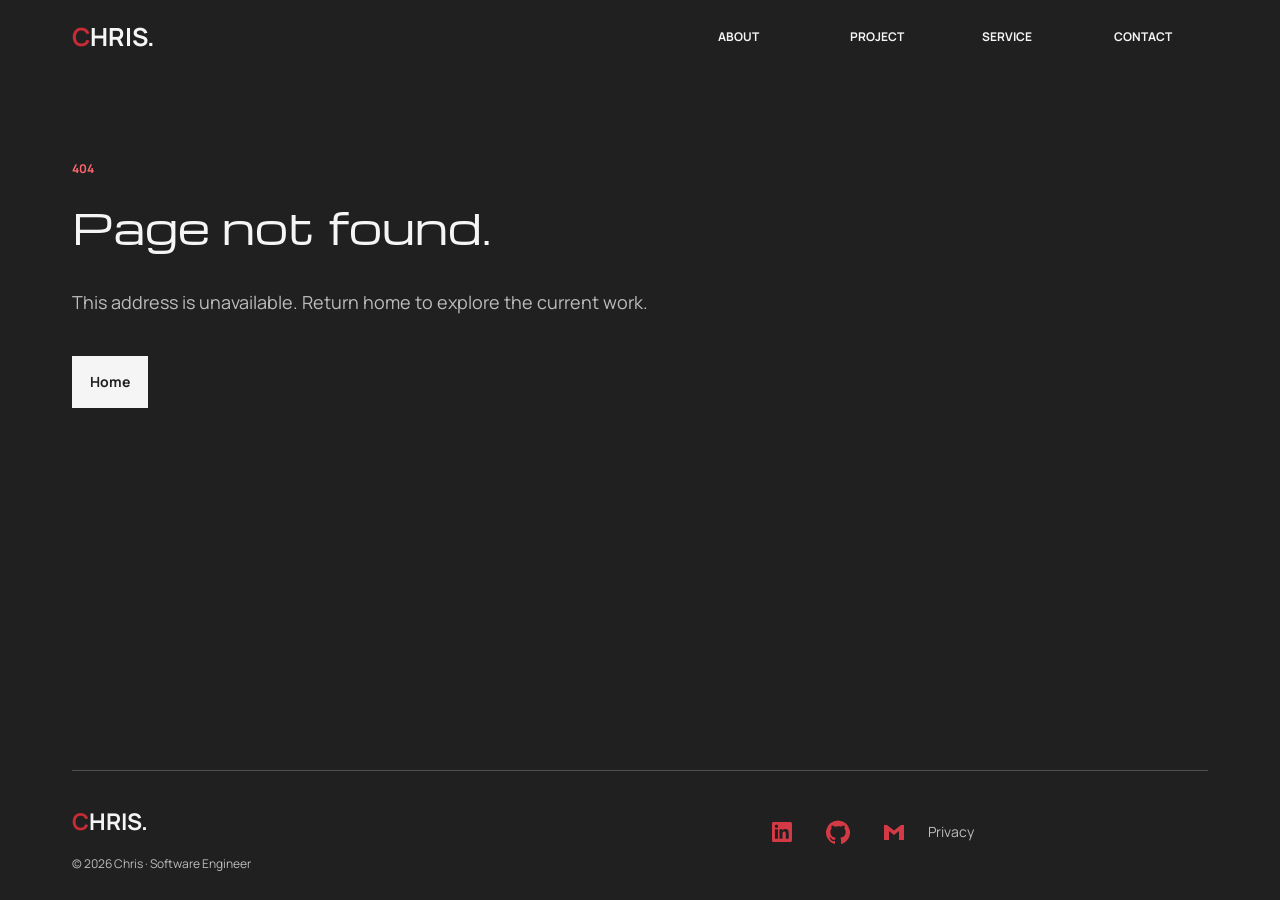
<file: 404/index.html>
<!DOCTYPE html><html lang="en"><head><meta charSet="utf-8"/><meta name="viewport" content="width=device-width, initial-scale=1"/><link rel="stylesheet" href="/_next/static/chunks/3tcnra1x0i84_.css" data-precedence="next"/><link rel="preload" as="script" fetchPriority="low" href="/_next/static/chunks/19wg2q9r2_sev.js"/><script src="/_next/static/chunks/1c0mhc5ebbn3y.js" async=""></script><script src="/_next/static/chunks/2khxl0v1q4i6n.js" async=""></script><script src="/_next/static/chunks/turbopack-3-ry682tkyiqk.js" async=""></script><script src="/_next/static/chunks/0umf92h1sb77c.js" async=""></script><script src="/_next/static/chunks/3tb-qu6h2rsdu.js" async=""></script><meta name="robots" content="noindex"/><title>Chris — Software Engineer</title><meta name="description" content="Software engineering, full-stack applications and practical AI experiences by Chris."/><meta name="robots" content="index, follow"/><link rel="canonical" href="https://work-w-christianrpaje.me/"/><meta property="og:title" content="Chris — Software Engineer"/><meta property="og:description" content="Software engineering, full-stack applications and practical AI experiences by Chris."/><meta property="og:url" content="https://work-w-christianrpaje.me/"/><meta property="og:site_name" content="Chris — Software Engineer"/><meta property="og:type" content="website"/><meta name="twitter:card" content="summary"/><meta name="twitter:title" content="Chris — Software Engineer"/><meta name="twitter:description" content="Software engineering, full-stack applications and practical AI experiences by Chris."/><script src="/_next/static/chunks/0cz1d0mv5g_q7.js" noModule=""></script></head><body style="--background:#202020;--surface:#292929;--foreground:#F5F5F5;--muted:#BCBCBC;--decorative:#C72B36;--accent:#FF6570;--functional:#D33A45;--border:#515151;--primary-hover:#FFE4E6;--glow-inner:#A6222E;--glow-mid:#82202B;--desktop-gutter:72px;--mobile-gutter:24px;--card-gap:20px;--card-padding:24px;--control-height:52px;--hero-glow:radial-gradient(ellipse closest-side at center,rgba(166,34,46,0.7600) 0%,rgba(164,34,46,0.7400) 2.5%,rgba(163,34,46,0.7200) 5%,rgba(161,34,46,0.7000) 7.5%,rgba(159,34,45,0.6800) 10%,rgba(158,34,45,0.6600) 12.5%,rgba(156,33,45,0.6400) 15%,rgba(155,33,45,0.6200) 17.5%,rgba(153,33,45,0.6000) 20%,rgba(151,33,45,0.5800) 22.5%,rgba(150,33,45,0.5600) 25%,rgba(148,33,45,0.5400) 27.500000000000004%,rgba(146,33,44,0.5200) 30%,rgba(145,33,44,0.5000) 32.5%,rgba(143,33,44,0.4800) 35%,rgba(141,33,44,0.4600) 37.5%,rgba(140,33,44,0.4400) 40%,rgba(138,32,44,0.4200) 42.5%,rgba(137,32,44,0.4000) 45%,rgba(135,32,43,0.3800) 47.5%,rgba(133,32,43,0.3600) 50%,rgba(132,32,43,0.3400) 52.5%,rgba(130,32,43,0.3200) 55.00000000000001%,rgba(125,32,42,0.3022) 57.49999999999999%,rgba(119,32,42,0.2844) 60%,rgba(114,32,41,0.2667) 62.5%,rgba(108,32,41,0.2489) 65%,rgba(103,32,40,0.2311) 67.5%,rgba(97,32,39,0.2133) 70%,rgba(92,32,39,0.1956) 72.5%,rgba(86,32,38,0.1778) 75%,rgba(81,32,38,0.1600) 77.5%,rgba(76,32,37,0.1422) 80%,rgba(70,32,36,0.1244) 82.5%,rgba(65,32,36,0.1067) 85%,rgba(59,32,35,0.0889) 87.5%,rgba(54,32,34,0.0711) 90%,rgba(48,32,34,0.0533) 92.5%,rgba(43,32,33,0.0356) 95%,rgba(37,32,33,0.0178) 97.5%,rgba(32,32,32,0.0000) 100%)"><div hidden=""><!--$--><!--/$--></div><div class="site-frame"><a class="skip-link" href="#content">Skip to content</a><header class="site-header" data-scrolled="false" data-menu-open="false"><div class="header-inner"><a class="wordmark" href="/" aria-label="Chris — Home"><span>C</span>HRIS.</a><nav class="desktop-navigation" aria-label="Primary"><a href="/#about">ABOUT</a><a href="/#project">PROJECT</a><a href="/#service">SERVICE</a><a href="/#contact">CONTACT</a></nav><button class="menu-toggle" aria-expanded="false" aria-controls="mobile-navigation">MENU +</button></div><nav id="mobile-navigation" class="mobile-navigation" aria-label="Mobile" hidden=""><div class="mobile-menu-items"><div class="mobile-menu-item"><a href="/#about"><span>01</span>ABOUT</a></div><div class="mobile-menu-item"><a href="/#project"><span>02</span>PROJECT</a></div><div class="mobile-menu-item"><a href="/#service"><span>03</span>SERVICE</a></div><div class="mobile-menu-item"><a href="/#contact"><span>04</span>CONTACT</a></div><p>Let’s build something meaningful.</p></div></nav><noscript><nav class="no-script-navigation" aria-label="Primary"><a href="/#about">ABOUT</a><a href="/#project">PROJECT</a><a href="/#service">SERVICE</a><a href="/#contact">CONTACT</a></nav></noscript></header><main id="content" class="auxiliary-page" tabindex="-1"><p class="section-kicker">404</p><h1>Page not found.</h1><p class="auxiliary-lead">This address is unavailable. Return home to explore the current work.</p><a class="action" href="/">Home</a></main><footer class="site-footer"><div class="footer-rule"></div><a class="wordmark" href="/" aria-label="Chris — Home"><span>C</span>HRIS.</a><p class="footer-copyright">© <!-- -->2026<!-- --> <!-- -->Chris<!-- --> · <!-- -->Software Engineer</p><div class="footer-links"><div class="social-links"><a href="https://www.linkedin.com/in/work-w-christian-paje/" aria-label="LinkedIn"><svg width="24" height="24" viewBox="0 0 24 24" aria-hidden="true" fill="currentColor"><path d="M20.45 2H3.55C2.69 2 2 2.68 2 3.52v16.96c0 .84.69 1.52 1.55 1.52h16.9c.86 0 1.55-.68 1.55-1.52V3.52c0-.84-.69-1.52-1.55-1.52ZM7.93 18.75H4.98V9.2h2.95v9.55ZM6.45 7.9a1.71 1.71 0 1 1 0-3.42 1.71 1.71 0 0 1 0 3.42Zm12.3 10.85H15.8V14.1c0-1.11-.02-2.54-1.55-2.54-1.55 0-1.79 1.21-1.79 2.46v4.73H9.51V9.2h2.83v1.3h.04c.39-.74 1.36-1.53 2.8-1.53 3 0 3.57 1.97 3.57 4.53v5.25Z"></path></svg></a><a href="https://github.com/work-w-chrstnrpj" aria-label="GitHub"><svg width="24" height="24" viewBox="0 0 24 24" aria-hidden="true" fill="currentColor"><path d="M12 .5a12 12 0 0 0-3.793 23.385c.6.111.82-.261.82-.577v-2.234c-3.338.726-4.043-1.416-4.043-1.416-.546-1.387-1.333-1.756-1.333-1.756-1.09-.745.083-.729.083-.729 1.205.085 1.839 1.237 1.839 1.237 1.07 1.834 2.807 1.304 3.492.997.108-.775.419-1.305.762-1.605-2.665-.303-5.467-1.333-5.467-5.931 0-1.31.469-2.381 1.236-3.221-.124-.303-.536-1.524.117-3.176 0 0 1.008-.323 3.301 1.23A11.5 11.5 0 0 1 12 6.3c1.02.005 2.047.138 3.006.404 2.291-1.553 3.297-1.23 3.297-1.23.655 1.652.243 2.873.119 3.176.77.84 1.235 1.911 1.235 3.221 0 4.61-2.807 5.625-5.479 5.922.43.372.823 1.102.823 2.222v3.293c0 .319.216.694.825.576A12 12 0 0 0 12 .5Z"></path></svg></a><a href="mailto:christianrpaje.work@gmail.com" aria-label="Email Chris"><svg width="24" height="24" viewBox="0 0 24 24" aria-hidden="true" fill="currentColor"><path d="M2 5h3l7 5.5L19 5h3v15h-5V11l-5 4-5-4v9H2Z"></path></svg></a></div><a href="/privacy/">Privacy</a></div></footer></div><!--$--><!--/$--><script id="_R_">(globalThis["TURBOPACK"] || (globalThis["TURBOPACK"] = [])).push({"otherChunks":["static/chunks/19wg2q9r2_sev.js","static/chunks/1c0mhc5ebbn3y.js","static/chunks/2khxl0v1q4i6n.js"],"runtimeModuleIds":[94553]});</script><script src="/_next/static/chunks/19wg2q9r2_sev.js" async=""></script><script>(self.__next_f=self.__next_f||[]).push([0])</script><script>self.__next_f.push([1,"1:\"$Sreact.fragment\"\n3:\"/_next/static/chunks/0umf92h1sb77c.js\"\n4:I[39756,[\"$3\"],\"default\"]\n5:I[37457,[\"$3\"],\"default\"]\n6:\"/_next/static/chunks/3tb-qu6h2rsdu.js\"\n7:I[25917,[\"$3\",\"$6\"],\"Header\"]\n10:I[68027,[\"$3\"],\"default\",1]\n:HL[\"/_next/static/chunks/3tcnra1x0i84_.css\",\"style\"]\n2:T4c4,radial-gradient(ellipse closest-side at center,rgba(166,34,46,0.7600) 0%,rgba(164,34,46,0.7400) 2.5%,rgba(163,34,46,0.7200) 5%,rgba(161,34,46,0.7000) 7.5%,rgba(159,34,45,0.6800) 10%,rgba(158,34,45,0.6600) 12.5%,rgba(156,33,45,0.6400) 15%,rgba(155,33,45,0.6200) 17.5%,rgba(153,33,45,0.6000) 20%,rgba(151,33,45,0.5800) 22.5%,rgba(150,33,45,0.5600) 25%,rgba(148,33,45,0.5400) 27.500000000000004%,rgba(146,33,44,0.5200) 30%,rgba(145,33,44,0.5000) 32.5%,rgba(143,33,44,0.4800) 35%,rgba(141,33,44,0.4600) 37.5%,rgba(140,33,44,0.4400) 40%,rgba(138,32,44,0.4200) 42.5%,rgba(137,32,44,0.4000) 45%,rgba(135,32,43,0.3800) 47.5%,rgba(133,32,43,0.3600) 50%,rgba(132,32,43,0.3400) 52.5%,rgba(130,32,43,0.3200) 55.00000000000001%,rgba(125,32,42,0.3022) 57.49999999999999%,rgba(119,32,42,0.2844) 60%,rgba(114,32,41,0.2667) 62.5%,rgba(108,32,41,0.2489) 65%,rgba(103,32,40,0.2311) 67.5%,rgba(97,32,39,0.2133) 70%,rgba(92,32,39,0.1956) 72.5%,rgba(86,32,38,0.1778) 75%,rgba(81,32,38,0.1600) 77.5%,rgba(76,32,37,0.1422) 80%,rgba(70,32,36,0.1244) 82.5%,rgba(65,32,36,0.1067) 85%,rgba(59,32,35,0.0889) 87.5%,rgba(54,32,34,0.0711) 90%,rgba(48,32,34,0.0533) 92.5%,rgba(43,32,33,0.0356) 95%,rgba(37,32,33,0.0178) 97.5%,rgba(32,32,32,0.0000) 100%)c:X\nd:[[\"children\",{\"s\":\"__PAGE__\",\"h\":512,\"d\":{\"r\":\"$Le\",\"p\":false,\"v\":null}}]]\na:[[\"children\",{\"s\":\"/_not-found\",\"h\":512,\"d\":{\"r\":\"$Lb\",\"p\":false,\"v\":\"$c\"},\"c\":\"$Qd\"}]]\n0:{\"P\":null,\"c\":[\"\",\"_not-found\",\"\"],\"q\":\"\",\"i\":false,\"t\":{\"t\":{\"s\":\"\",\"h\":528,\"d\":{\"r\":[\"$\",\"$1\",\"c\",{\"children\":[[[\"$\",\"link\",\"0\",{\"rel\":\"stylesheet\",\"href\":\"/_next/static/chunks/3tcnra1x0i84_.css\",\"precedence\":\"next\",\"crossOrigin\":\"$undefined\",\"nonce\":\"$undefined\"}],[\"$\",\"script\",\"script-0\",{\"src\":\"/_next/static/chunks/0umf92h1sb77c.js\",\"async\":true,\"nonce\":\"$undefined\"}]],[\"$\",\"html\",null,{\"lang\":\"en\",\"children\":[\"$\",\"body\",null,{\"style\":{\"--background\":\"#202020\",\"--surface\":\"#292929\",\"--foreground\":\"#F5F5F5\",\"--muted\":\"#BCBCBC\",\"--decorative\":\"#C72B36\",\"--accent\":\"#FF6570\",\"--functional\":\"#D33A45\",\"--border\":\"#515151\",\"--primary-hover\":\"#FFE4E6\",\"--glow-inner\":\"#A6222E\",\"--glow-mid\":\"#82202B\",\"--desktop-gutter\":\"72px\",\"--mobile-gutter\":\"24px\",\"--card-gap\":\"20px\",\"--card-padding\":\"24px\",\"--control-height\":\"52px\",\"--hero-glow\":\"$2\"},\"children\":[\"$\",\"$L4\",null,{\"parallelRouterKey\":\"children\",\"error\":\"$undefined\",\"errorStyles\":\"$undefined\",\"errorScripts\":\"$undefined\",\"template\":[\"$\",\"$L5\",null,{}],\"templateStyles\":\"$undefined\",\"templateScripts\":\"$undefined\",\"notFound\":[[\"$\",\"div\",null,{\"className\":\"site-frame\",\"children\":[[\"$\",\"a\",null,{\"className\":\"skip-link\",\"href\":\"#content\",\"children\":\"Skip to content\"}],[\"$\",\"$L7\",null,{\"profile\":{\"name\":\"Chris\",\"fullName\":\"Christian Paje\",\"wordmark\":\"CHRIS.\",\"roles\":[\"Software Engineer\",\"Full-Stack Engineer\",\"AI Engineer\"],\"biography\":\"I build full-stack applications, backend integrations, and practical AI experiences. My professional work spans banking workflows, authentication, KYC onboarding, and enterprise AI.\",\"email\":\"christianrpaje.work@gmail.com\",\"portrait\":{\"src\":\"/media/chris-monochrome.webp\",\"alt\":\"Chris in a suit and glasses\",\"width\":965,\"height\":1630,\"provenance\":\"Owner-supplied portrait; approved monochrome design asset.\"},\"hero\":{\"headline\":[\"Thoughtful ideas.\",\"Precisely built.\"],\"mobileHeadline\":[\"Thoughtful\",\"ideas.\",\"Precisely built.\"],\"introduction\":\"I’m Chris, a software engineer building full-stack applications and practical AI experiences.\",\"positioning\":\"SOFTWARE ENGINEER / FULL-STACK / AI\",\"mobilePositioning\":\"SOFTWARE / FULL-STACK / AI\",\"primary\":{\"label\":\"Explore Projects\",\"section\":\"project\"},\"secondary\":{\"label\":\"Hire Me\",\"section\":\"contact\"},\"portraitCaption\":\"Engineer. Builder. Problem solver.\",\"disciplines\":[{\"id\":\"software\",\"title\":\"Software\",\"description\":\"Thoughtful architecture\"},{\"id\":\"fullstack\",\"title\":\"Full-stack\",\"description\":\"From interface to API\"},{\"id\":\"ai\",\"title\":\"Applied AI\",\"description\":\"Practical intelligence\"}]},\"socials\":[{\"id\":\"linkedin\",\"label\":\"LinkedIn\",\"icon\":\"linkedin\",\"url\":\"https://www.linkedin.com/in/work-w-christian-paje/\"},{\"id\":\"github\",\"label\":\"GitHub\",\"icon\":\"github\",\"url\":\"https://github.com/work-w-chrstnrpj\"},{\"id\":\"email\",\"label\":\"Email Chris\",\"icon\":\"email\",\"url\":\"mailto:christianrpaje.work@gmail.com\"}],\"expertise\":[{\"id\":\"fullstack\",\"title\":\"Full-stack\",\"tools\":\"React · Java · Spring Boot\"},{\"id\":\"integration\",\"title\":\"Integration\",\"tools\":\"REST · SSO / RBAC · Databases\"},{\"id\":\"ai\",\"title\":\"Applied AI\",\"tools\":\"Spring AI · RAG · MCP\"}],\"resume\":{\"available\":true,\"label\":\"Download resume\",\"path\":\"/media/Christian_Paje_CV.pdf\"}},\"navigation\":[{\"id\":\"about\",\"label\":\"ABOUT\"},{\"id\":\"project\",\"label\":\"PROJECT\"},{\"id\":\"service\",\"label\":\"SERVICE\"},{\"id\":\"contact\",\"label\":\"CONTACT\"}],\"copy\":{\"about\":{\"kicker\":\"01 / ABOUT ME\",\"title\":\"Engineering with\\npurpose.\"},\"project\":{\"kicker\":\"02 / SELECTED PERSONAL WORK\",\"title\":\"Ideas made tangible.\",\"lead\":\"Six personal projects. Built independently, from concept to code.\"},\"service\":{\"kicker\":\"03 / WHAT I CAN HELP WITH\",\"title\":\"Built around your needs.\",\"lead\":\"From a focused feature to a connected application.\"},\"contact\":{\"kicker\":\"04 / LET’S CONNECT\",\"title\":\"Have something\\nin mind?\",\"lead\":\"A role, a project, or an idea worth exploring. Let’s talk.\"},\"experience\":\"Experience\",\"education\":\"Education\",\"skills\":\"Skills \u0026 technologies\",\"skillsLead\":\"The languages, tools and practices behind my work.\",\"projectAttribution\":\"PERSONAL PROJECT · SOLO CREATOR\",\"projectPreview\":\"PROJECT PREVIEW / COMING NEXT\",\"viewProject\":\"View project\",\"allProjects\":\"All projects\",\"noProjects\":\"No projects in this category.\",\"showAll\":\"Show all\",\"discuss\":{\"label\":\"Discuss a Project\",\"section\":\"contact\"},\"privacy\":\"Privacy\",\"home\":\"Home\",\"menuOpen\":\"MENU +\",\"menuClose\":\"CLOSE ×\",\"menuClosing\":\"Let’s build something meaningful.\",\"skip\":\"Skip to content\",\"footer\":\"Software Engineer\",\"auxiliary\":{\"caseStudyHeadings\":{\"Problem\":\"Purpose \u0026 Goals\"},\"role\":\"Role\",\"status\":\"Status\",\"stack\":\"Technologies\",\"evidence\":\"Project evidence\",\"source\":\"View source\",\"live\":\"Open live project\",\"video\":\"Watch demo\",\"transcript\":\"Read transcript\",\"privacyLead\":\"How this portfolio handles information you choose to share.\",\"privacyContact\":\"Questions about your information\",\"privacyLinks\":[{\"label\":\"Web3Forms privacy\",\"url\":\"https://web3forms.com/privacy\"},{\"label\":\"hCaptcha privacy\",\"url\":\"https://www.hcaptcha.com/privacy\"},{\"label\":\"GitHub privacy\",\"url\":\"https://docs.github.com/en/site-policy/privacy-policies/github-general-privacy-statement\"}],\"privacySections\":[{\"title\":\"Browsing\",\"body\":\"This static portfolio has no visitor accounts, application database or application analytics. The hosting provider may process request information to serve and secure the site.\"},{\"title\":\"Contact messages\",\"body\":\"When the contact form is enabled, your name, email, inquiry type, optional company and message pass directly to Web3Forms and the receiving inbox. The public form identifier identifies the recipient configuration. Provider acceptance does not guarantee inbox delivery. The portfolio does not store messages in an application database.\"},{\"title\":\"Spam protection\",\"body\":\"The enabled form loads hCaptcha to check submissions for abuse. That external service may process technical and interaction information under its own policies. No captcha loads while this portfolio’s form is disabled. Direct email remains available.\"},{\"title\":\"Retention and your choices\",\"body\":\"Message retention depends on the form provider and receiving inbox. Exact account retention settings must be verified before form activation; this site does not promise immediate deletion or zero provider storage. Contact the portfolio owner to ask about messages you have sent.\"},{\"title\":\"External services\",\"body\":\"Source, social and demo links open external sites with their own privacy practices. Read the service policies below for more information.\"}],\"notFoundTitle\":\"Page not found.\",\"notFoundLead\":\"This address is unavailable. Return home to explore the current work.\"}}}],\"$L8\",\"$L9\"]}],[]],\"forbidden\":\"$undefined\",\"unauthorized\":\"$undefined\"}]}]}]]}],\"p\":false,\"v\":null},\"c\":\"$Qa\"},\"h\":{\"r\":\"$Lf\",\"p\":false,\"v\":null}},\"m\":\"$undefined\",\"G\":[\"$10\",[\"$L11\"]],\"S\":true,\"r\":\"$undefined\",\"s\":\"$undefined\",\"a\":\"$undefined\",\"l\":\"$undefined\",\"p\":\"$undefined\",\"d\":\"$undefined\",\"b\":\"yEjSKyEud0TG5LdQdmSpo\"}\n16:\"ViewportBoundary\"\n17:I[97367,[\"$3\"],\"$16\"]\n19:\"MetadataBoundary\"\n1a:I[97367,[\"$3\"],\"$19\"]\n1b:\"$Sreact.suspense\"\n8:[\"$\",\"main\",null,{\"id\":\"content\",\"className\":\"auxiliary-page\",\"tabIndex\":-1,\"children\":[[\"$\",\"p\",null,{\"className\":\"section-kicker\",\"children\":\"404\"}],[\"$\",\"h1\",null,{\"children\":\"Page not found.\"}],[\"$\",\"p\",null,{\"className\":\"auxiliary-lead\",\"children\":\"This address is unavailable. Return home to explore the current work.\"}],[\"$\",\"a\",null,{\"className\":\"action\",\"href\":\"/\",\"children\":\"Home\"}]]}]\n9:[\"$\",\"footer\",null,{\"className\":\"site-footer\",\"children\":[[\"$\",\"div\",null,{\"className\":\"footer-rule\"}],[\"$\",\"a\",null,{\"className\":\"wordmark\",\"href\":\"/\",\"aria-label\":\"Chris — Home\",\"children\":[[\"$\",\"span\",null,{\"children\":\"C\"}],\"HRIS.\"]}],[\"$\",\"p\",null,{\"className\":\"footer-copyright\",\"children\":[\"© \",2026,\" \",\"Chris\",\" · \",\"Software Engineer\"]}],[\"$\",\"div\",null,{\"className\":\"footer-links\",\"children\":[[\"$\",\"div\",null,{\"className\":\"social-links\",\"children\":[[\"$\",\"a\",\"linkedin\",{\"href\":\"https://www.linkedin.com/in/work-w-christian-paje/\",\"aria-label\":\"LinkedIn\",\"children\":[\"$\",\"svg\",null,{\"width\":\"24\",\"height\":\"24\",\"viewBox\":\"0 0 24 24\",\"aria-hidden\":\"true\",\"fill\":\"currentColor\",\"children\":[\"$\",\"path\",null,{\"d\":\"M20.45 2H3.55C2.69 2 2 2.68 2 3.52v16.96c0 .84.69 1.52 1.55 1.52h16.9c.86 0 1.55-.68 1.55-1.52V3.52c0-.84-.69-1.52-1.55-1.52ZM7.93 18.75H4.98V9.2h2.95v9.55ZM6.45 7.9a1.71 1.71 0 1 1 0-3.42 1.71 1.71 0 0 1 0 3.42Zm12.3 10.85H15.8V14.1c0-1.11-.02-2.54-1.55-2.54-1.55 0-1.79 1.21-1.79 2.46v4.73H9.51V9.2h2.83v1.3h.04c.39-.74 1.36-1.53 2.8-1.53 3 0 3.57 1.97 3.57 4.53v5.25Z\"}]}]}],[\"$\",\"a\",\"github\",{\"href\":\"https://github.com/work-w-chrstnrpj\",\"aria-label\":\"GitHub\",\"children\":[\"$\",\"svg\",null,{\"width\":\"24\",\"height\":\"24\",\"viewBox\":\"0 0 24 24\",\"aria-hidden\":\"true\",\"fill\":\"currentColor\",\"children\":[\"$\",\"path\",null,{\"d\":\"M12 .5a12 12 0 0 0-3.793 23.385c.6.111.82-.261.82-.577v-2.234c-3.338.726-4.043-1.416-4.043-1.416-.546-1.387-1.333-1.756-1.333-1.756-1.09-.745.083-.729.083-.729 1.205.085 1.839 1.237 1.839 1.237 1.07 1.834 2.807 1.304 3.492.997.108-.775.419-1.305.762-1.605-2.665-.303-5.467-1.333-5.467-5.931 0-1.31.469-2.381 1.236-3.221-.124-.303-.536-1.524.117-3.176 0 0 1.008-.323 3.301 1.23A11.5 11.5 0 0 1 12 6.3c1.02.005 2.047.138 3.006.404 2.291-1.553 3.297-1.23 3.297-1.23.655 1.652.243 2.873.119 3.176.77.84 1.235 1.911 1.235 3.221 0 4.61-2.807 5.625-5.479 5.922.43.372.823 1.102.823 2.222v3.293c0 .319.216.694.825.576A12 12 0 0 0 12 .5Z\"}]}]}],[\"$\",\"a\",\"email\",{\"href\":\"mailto:christianrpaje.work@gmail.com\",\"aria-label\":\"Email Chris\",\"children\":[\"$\",\"svg\",null,{\"width\":\"24\",\"height\":\"24\",\"viewBox\":\"0 0 24 24\",\"aria-hidden\":\"true\",\"fill\":\"currentColor\",\"children\":[\"$\",\"path\",null,{\"d\":\"M2 5h3l7 5.5L19 5h3v15h-5V11l-5 4-5-4v9H2Z\"}]}]}]]}],[\"$\",\"a\",null,{\"href\":\"/privacy/\",\"children\":\"Privacy\"}]]}]]}]\nb:[\"$\",\"$1\",\"c\",{\"children\":[null,[\"$\",\"$L4\",null,{\"parallelRouterKey\":\"children\",\"error\":\"$undefined\",\"errorStyles\":\"$undefined\",\"errorScripts\":\"$undefined\",\"template\":[\"$\",\"$L5\",null,{}],\"templateStyles\":\"$undefined\",\"templateScripts\":\"$undefined\",\"notFound\":\"$undefined\",\"forbidden\":\"$undefined\",\"unauthorized\":\"$undefined\"}]]}]\ne:[\"$\",\"$1\",\"c\",{\"children\":[[\"$\",\"div\",null,{\"className\":\"site-frame\",\"children\":[[\"$\",\"a\",null,{\"className\":\"skip-link\",\"href\":\"#content\",\"children\":\"Skip to content\"}],[\"$\",\"$L7\",null,{\"profile\":{\"name\":\"Chris\",\"fullName\":\"Christian Paje\",\"wordmark\":\"CHRIS.\",\"roles\":[\"Software Engineer\",\"Full-Stack Engineer\",\"AI Engineer\"],\"biography\":\"I build full-stack applications, backend integrations, and practical AI experiences. My professional work spans banking workflows, authentication, KYC onboarding, and enterprise AI.\",\"email\":\"christianrpaje.work@gmail.com\",\"portrait\":{\"src\":\"/media/chris-monochrome.webp\",\"alt\":\"Chris in a suit and glasses\",\"width\":965,\"height\":1630,\"provenance\":\"Owner-supplied portrait; approved monochrome design asset.\"},\"hero\":{\"headline\":[\"Thoughtful ideas.\",\"Precisely built.\"],\"mobileHeadline\":[\"Thoughtful\",\"ideas.\",\"Precisely built.\"],\"introduction\":\"I’m Chris, a software engineer building full-stack applications and practical AI experiences.\",\"positioning\":\"SOFTWARE ENGINEER / FULL-STACK / AI\",\"mobilePositioning\":\"SOFTWARE / FULL-STACK / AI\",\"primary\":{\"label\":\"Explore Projects\",\"section\":\"project\"},\"secondary\":{\"label\":\"Hire Me\",\"section\":\"contact\"},\"portraitCaption\":\"Engineer. Builder. Problem solver.\",\"disciplines\":[{\"id\":\"software\",\"title\":\"Software\",\"description\":\"Thoughtful architecture\"},{\"id\":\"fullstack\",\"title\":\"Full-stack\",\"description\":\"From interface to API\"},{\"id\":\"ai\",\"title\":\"Applied AI\",\"description\":\"Practical intelligence\"}]},\"socials\":[{\"id\":\"linkedin\",\"label\":\"LinkedIn\",\"icon\":\"linkedin\",\"url\":\"https://www.linkedin.com/in/work-w-christian-paje/\"},{\"id\":\"github\",\"label\":\"GitHub\",\"icon\":\"github\",\"url\":\"https://github.com/work-w-chrstnrpj\"},{\"id\":\"email\",\"label\":\"Email Chris\",\"icon\":\"email\",\"url\":\"mailto:christianrpaje.work@gmail.com\"}],\"expertise\":[{\"id\":\"fullstack\",\"title\":\"Full-stack\",\"tools\":\"React · Java · Spring Boot\"},{\"id\":\"integration\",\"title\":\"Integration\",\"tools\":\"REST · SSO / RBAC · Databases\"},{\"id\":\"ai\",\"title\":\"Applied AI\",\"tools\":\"Spring AI · RAG · MCP\"}],\"resume\":{\"available\":true,\"label\":\"Download resume\",\"path\":\"/media/Christian_Paje_CV.pdf\"}},\"navigation\":[{\"id\":\"about\",\"label\":\"ABOUT\"},{\"id\":\"project\",\"label\":\"PROJECT\"},{\"id\":\"service\",\"label\":\"SERVICE\"},{\"id\":\"contact\",\"label\":\"CONTACT\"}],\"copy\":{\"about\":{\"kicker\":\"01 / ABOUT ME\",\"title\":\"Engineering with\\npurpose.\"},\"project\":{\"kicker\":\"02 / SELECTED PERSONAL WORK\",\"title\":\"Ideas made tangible.\",\"lead\":\"Six personal projects. Built independently, from concept to code.\"},\"service\":{\"kicker\":\"03 / WHAT I CAN HELP WITH\",\"title\":\"Built around your needs.\",\"lead\":\"From a focused feature to a connected application.\"},\"contact\":{\"kicker\":\"04 / LET’S CONNECT\",\"title\":\"Have something\\nin mind?\",\"lead\":\"A role, a project, or an idea worth exploring. Let’s talk.\"},\"experience\":\"Experience\",\"education\":\"Education\",\"skills\":\"Skills \u0026 technologies\",\"skillsLead\":\"The languages, tools and practices behind my work.\",\"projectAttribution\":\"PERSONAL PROJECT · SOLO CREATOR\",\"projectPreview\":\"PROJECT PREVIEW / COMING NEXT\",\"viewProject\":\"View project\",\"allProjects\":\"All projects\",\"noProjects\":\"No projects in this category.\",\"showAll\":\"Show all\",\"discuss\":{\"label\":\"Discuss a Project\",\"section\":\"contact\"},\"privacy\":\"Privacy\",\"home\":\"Home\",\"menuOpen\":\"MENU +\",\"menuClose\":\"CLOSE ×\",\"menuClosing\":\"Let’s build something meaningful.\",\"skip\":\"Skip to content\",\"footer\":\"Software Engineer\",\"auxiliary\":{\"caseStudyHeadings\":{\"Problem\":\"Purpose \u0026 Goals\"},\"role\":\"Role\",\"status\":\"Status\",\"stack\":\"Technologies\",\"evidence\":\"Project evidence\",\"source\":\"View source\",\"live\":\"Open live project\",\"video\":\"Watch demo\",\"transcript\":\"Read transcript\",\"privacyLead\":\"How this portfolio handles information you choose to share.\",\"privacyContact\":\"Questions about your information\",\"privacyLinks\":[{\"label\":\"Web3Forms privacy\",\"url\":\"https://web3forms.com/privacy\"},{\"label\":\"hCaptcha privacy\",\"url\":\"https://www.hcaptcha.com/privacy\"},{\"label\":\"GitHub privacy\",\"url\":\"https://docs.github.com/en/site-policy/privacy-policies/github-general-privacy-statement\"}],\"privacySections\":[{\"title\":\"Browsing\",\"body\":\"This static portfolio has no visitor accounts, application database or application analytics. The hosting provider may process request information to serve and secure the site.\"},{\"title\":\"Contact messages\",\"body\":\"When the contact form is enabled, your name, email, inquiry type, optional company and message pass directly to Web3Forms and the receiving inbox. The public form identifier identifies the recipient configuration. Provider acceptance does not guarantee inbox delivery. The portfolio does not store messages in an application database.\"},{\"title\":\"Spam protection\",\"body\":\"The enabled form loads hCaptcha to check submissions for abuse. That external service may process technical and interaction information under its own policies. No captcha loads while this portfolio’s form is disabled. Direct email remains available.\"},{\"title\":\"Retention and your choices\",\"body\":\"Message retention depends on the form provider and receiving inbox. Exact account retention settings must be verified before form activation; this site does not promise immediate deletion or zero provider storage. Contact the portfolio owner to ask about messages you have sent.\"},{\"title\":\"External services\",\"body\":\"Source, social and demo links open external sites with their own privacy practices. Read the service policies below for more information.\"}],\"notFoundTitle\":\"Page not found.\",\"notFoundLead\":\"This address is unavailable. Return home to explore the current work.\"}}}],\"$L12\",\"$L13\"]}],[\"$L14\"],\"$L15\"]}]\nf:[\"$\",\"$1\",\"h\",{\"children\":[[\"$\",\"meta\",null,{\"name\":\"robots\",\"content\":\"noindex\"}],[\"$\",\"$L17\",null,{\"children\":\"$L18\"}],[\"$\",\"$L1a\",null,{\"children\":[[\"$\",\"div\",null,{\"hidden\":true,\"children\":[\"$\",\"$1b\",null,{\"name\":\"Next.Metadata\",\"children\":\"$L1c\"}]}],null]}],null]}]\n11:[\"$\",\"link\",\"0\",{\"rel\":\"stylesheet\",\"href\":\"/_next/static/chunks/3tcnra1x0i84_.css\",\"precedence\":\"next\",\"crossOrigin\":\"$undefined\",\"nonce\":\"$undefined\"}]\n1d:I[97367,[\"$3\"],\"OutletBoundary\"]\nc:C\n12:[\"$\",\"main\",null,{\"id\":\"content\",\"className\":\"auxiliary-page\",\"tabIndex\":-1,\"children\":[[\"$\",\"p\",null,{\"className\":\"section-kicker\",\"children\":\"404\"}],[\"$\",\"h1\",null,{\"children\":\"Page not found.\"}],[\"$\",\"p\",null,{\"className\":\"auxiliary-lead\",\"children\":\"This address is unavailable. Return home to explore the current work.\"}],[\"$\",\"a\",null,{\"className\":\"action\",\"href\":\"/\",\"children\":\"Home\"}]]}]\n13:[\"$\",\"footer\",null,{\"className\":\"site-footer\",\"children\":[[\"$\",\"div\",null,{\"className\":\"footer-rule\"}],[\"$\",\"a\",null,{\"className\":\"wordmark\",\"href\":\"/\",\"aria-label\":\"Chris — Home\",\"children\":[[\"$\",\"span\",null,{\"children\":\"C\"}],\"HRIS.\"]}],[\"$\",\"p\",null,{\"className\":\"footer-copyright\",\"children\":[\"© \",2026,\" \",\"Chris\",\" · \",\"Software Engineer\"]}],[\"$\",\"div\",null,{\"className\":\"footer-links\",\"children\":[[\"$\",\"div\",null,{\"className\":\"social-links\",\"children\":[[\"$\",\"a\",\"linkedin\",{\"href\":\"https://www.linkedin.com/in/work-w-christian-paje/\",\"aria-label\":\"LinkedIn\",\"children\":[\"$\",\"svg\",null,{\"width\":\"24\",\"height\":\"24\",\"viewBox\":\"0 0 24 24\",\"aria-hidden\":\"true\",\"fill\":\"currentColor\",\"children\":\"$9:props:children:3:props:children:0:props:children:0:props:children:props:children\"}]}],[\"$\",\"a\",\"github\",{\"href\":\"https://github.com/work-w-chrstnrpj\",\"aria-label\":\"GitHub\",\"children\":[\"$\",\"svg\",null,{\"width\":\"24\",\"height\":\"24\",\"viewBox\":\"0 0 24 24\",\"aria-hidden\":\"true\",\"fill\":\"currentColor\",\"children\":\"$9:props:children:3:props:children:0:props:children:1:props:children:props:children\"}]}],[\"$\",\"a\",\"email\",{\"href\":\"mailto:christianrpaje.work@gmail.com\",\"aria-label\":\"Email Chris\",\"children\":[\"$\",\"svg\",null,{\"width\":\"24\",\"height\":\"24\",\"viewBox\":\"0 0 24 24\",\"aria-hidden\":\"true\",\"fill\":\"currentColor\",\"children\":[\"$\",\"path\",null,{\"d\":\"M2 5h3l7 5.5L19 5h3v15h-5V11l-5 4-5-4v9H2Z\"}]}]}]]}],[\"$\",\"a\",null,{\"href\":\"/privacy/\",\"children\":\"Privacy\"}]]}]]}]\n14:[\"$\",\"script\",\"script-0\",{\"src\":\"/_next/static/chunks/3tb-qu6h2rsdu.js\",\"async\":true,\"nonce\":\"$undefined\"}]\n15:[\"$\",\"$L1d\",null,{\"children\":[\"$\",\"$1b\",null,{\"name\":\"Next.MetadataOutlet\",\"children\":\"$@1e\"}]}]\n18:[[\"$\",\"meta\",\"0\",{\"charSet\":\"utf-8\"}],[\"$\",\"meta\",\"1\",{\"name\":\"viewport\",\"content\":\"width=device-width, initial-scale=1\"}]]\n1c:[[\"$\",\"title\",\"0\",{\"children\":\"Chris — Software Engineer\"}],[\"$\",\"meta\",\"1\",{\"name\":\"description\",\"content\":\"Software engineering, full-stack applications and practical AI experiences by Chris.\"}],[\"$\",\"meta\",\"2\",{\"name\":\"robots\",\"content\":\"index, follow\"}],[\"$\",\"link\",\"3\",{\"rel\":\"canonical\",\"href\":\"https://work-w-christianrpaje.me/\"}],[\"$\",\"meta\",\"4\",{\"property\":\"og:title\",\"content\":\"Chris — Software Engineer\"}],[\"$\",\"meta\",\"5\",{\"property\":\"og:description\",\"content\":\"Software engineering, full-stack applications and practical AI experiences by Chris.\"}],[\"$\",\"meta\",\"6\",{\"property\":\"og:url\",\"content\":\"https://work-w-christianrpaje.me/\"}],[\"$\",\"meta\",\"7\",{\"property\":\"og:site_name\",\"content\":\"Chris — Software Engineer\"}],[\"$\",\"meta\",\"8\",{\"property\":\"og:type\",\"content\":\"website\"}],[\"$\",\"meta\",\"9\",{\"name\":\"twitter:card\",\"content\":\"summary\"}],[\"$\",\"meta\",\"10\",{\"name\":\"twitter:title\",\"content\":\"Chris — Software Engineer\"}],[\"$\",\"meta\",\"11\",{\"name\":\"twitter:description\",\"content\":\"Software engineering, full-stack applications and practical AI experiences by Chris.\"}]]\n1e:null\n"])</script></body></html>
</file>
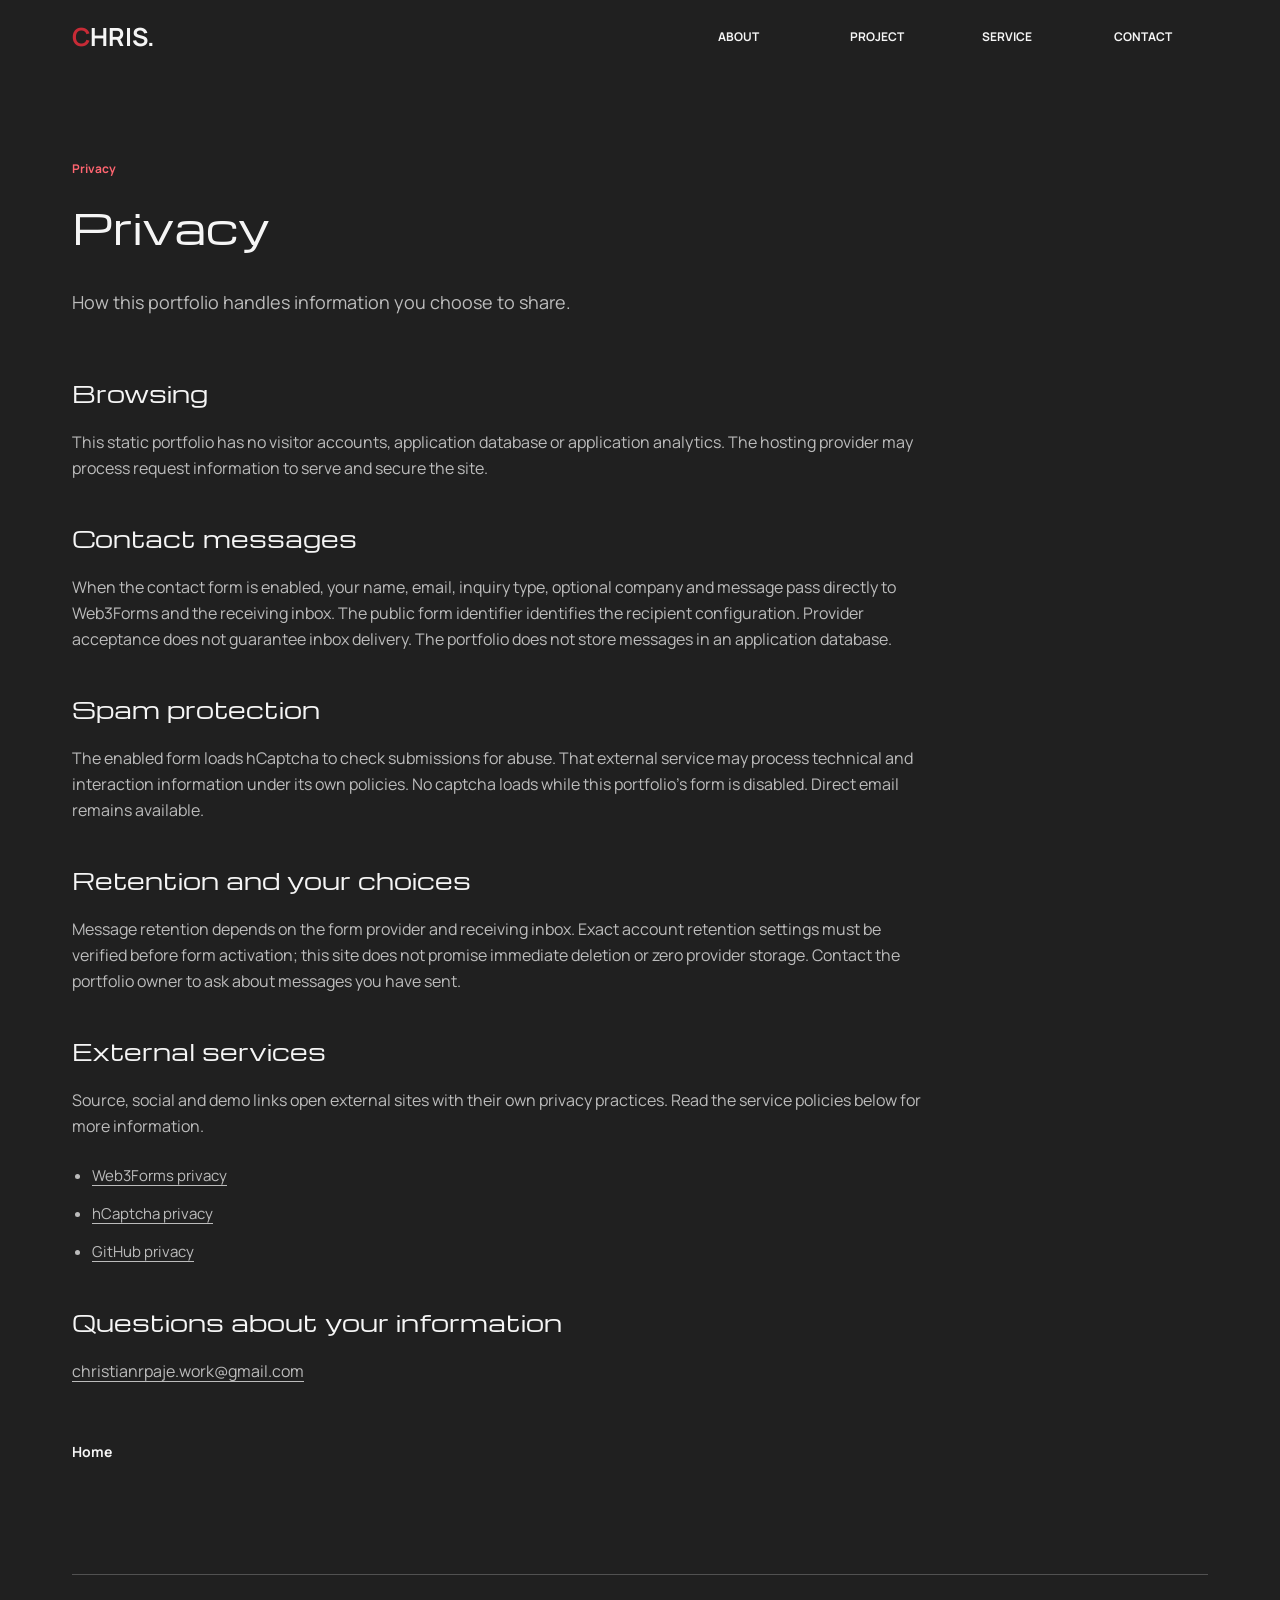
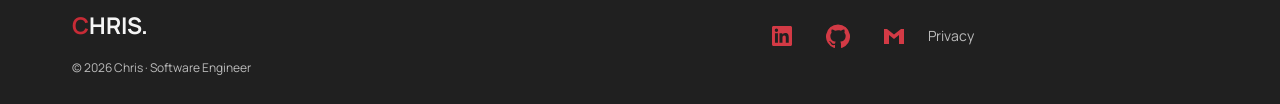
<file: privacy/index.html>
<!DOCTYPE html><html lang="en"><head><meta charSet="utf-8"/><link rel="preconnect" href="/" crossorigin=""/><meta name="viewport" content="width=device-width, initial-scale=1"/><link rel="stylesheet" href="/_next/static/chunks/3tcnra1x0i84_.css" data-precedence="next"/><link rel="preload" as="script" fetchPriority="low" href="/_next/static/chunks/19wg2q9r2_sev.js"/><script src="/_next/static/chunks/1c0mhc5ebbn3y.js" async=""></script><script src="/_next/static/chunks/2khxl0v1q4i6n.js" async=""></script><script src="/_next/static/chunks/turbopack-3-ry682tkyiqk.js" async=""></script><script src="/_next/static/chunks/0umf92h1sb77c.js" async=""></script><script src="/_next/static/chunks/3tb-qu6h2rsdu.js" async=""></script><title>Privacy | Chris — Software Engineer</title><meta name="description" content="How this portfolio handles information you choose to share."/><meta name="robots" content="index, follow"/><link rel="canonical" href="https://work-w-christianrpaje.me/privacy/"/><meta property="og:title" content="Privacy | Chris — Software Engineer"/><meta property="og:description" content="How this portfolio handles information you choose to share."/><meta property="og:url" content="https://work-w-christianrpaje.me/privacy/"/><meta property="og:site_name" content="Chris — Software Engineer"/><meta property="og:type" content="website"/><meta name="twitter:card" content="summary"/><meta name="twitter:title" content="Privacy | Chris — Software Engineer"/><meta name="twitter:description" content="How this portfolio handles information you choose to share."/><script src="/_next/static/chunks/0cz1d0mv5g_q7.js" noModule=""></script></head><body style="--background:#202020;--surface:#292929;--foreground:#F5F5F5;--muted:#BCBCBC;--decorative:#C72B36;--accent:#FF6570;--functional:#D33A45;--border:#515151;--primary-hover:#FFE4E6;--glow-inner:#A6222E;--glow-mid:#82202B;--desktop-gutter:72px;--mobile-gutter:24px;--card-gap:20px;--card-padding:24px;--control-height:52px;--hero-glow:radial-gradient(ellipse closest-side at center,rgba(166,34,46,0.7600) 0%,rgba(164,34,46,0.7400) 2.5%,rgba(163,34,46,0.7200) 5%,rgba(161,34,46,0.7000) 7.5%,rgba(159,34,45,0.6800) 10%,rgba(158,34,45,0.6600) 12.5%,rgba(156,33,45,0.6400) 15%,rgba(155,33,45,0.6200) 17.5%,rgba(153,33,45,0.6000) 20%,rgba(151,33,45,0.5800) 22.5%,rgba(150,33,45,0.5600) 25%,rgba(148,33,45,0.5400) 27.500000000000004%,rgba(146,33,44,0.5200) 30%,rgba(145,33,44,0.5000) 32.5%,rgba(143,33,44,0.4800) 35%,rgba(141,33,44,0.4600) 37.5%,rgba(140,33,44,0.4400) 40%,rgba(138,32,44,0.4200) 42.5%,rgba(137,32,44,0.4000) 45%,rgba(135,32,43,0.3800) 47.5%,rgba(133,32,43,0.3600) 50%,rgba(132,32,43,0.3400) 52.5%,rgba(130,32,43,0.3200) 55.00000000000001%,rgba(125,32,42,0.3022) 57.49999999999999%,rgba(119,32,42,0.2844) 60%,rgba(114,32,41,0.2667) 62.5%,rgba(108,32,41,0.2489) 65%,rgba(103,32,40,0.2311) 67.5%,rgba(97,32,39,0.2133) 70%,rgba(92,32,39,0.1956) 72.5%,rgba(86,32,38,0.1778) 75%,rgba(81,32,38,0.1600) 77.5%,rgba(76,32,37,0.1422) 80%,rgba(70,32,36,0.1244) 82.5%,rgba(65,32,36,0.1067) 85%,rgba(59,32,35,0.0889) 87.5%,rgba(54,32,34,0.0711) 90%,rgba(48,32,34,0.0533) 92.5%,rgba(43,32,33,0.0356) 95%,rgba(37,32,33,0.0178) 97.5%,rgba(32,32,32,0.0000) 100%)"><div hidden=""><!--$--><!--/$--></div><div class="site-frame"><a class="skip-link" href="#content">Skip to content</a><header class="site-header" data-scrolled="false" data-menu-open="false"><div class="header-inner"><a class="wordmark" href="/" aria-label="Chris — Home"><span>C</span>HRIS.</a><nav class="desktop-navigation" aria-label="Primary"><a href="/#about">ABOUT</a><a href="/#project">PROJECT</a><a href="/#service">SERVICE</a><a href="/#contact">CONTACT</a></nav><button class="menu-toggle" aria-expanded="false" aria-controls="mobile-navigation">MENU +</button></div><nav id="mobile-navigation" class="mobile-navigation" aria-label="Mobile" hidden=""><div class="mobile-menu-items"><div class="mobile-menu-item"><a href="/#about"><span>01</span>ABOUT</a></div><div class="mobile-menu-item"><a href="/#project"><span>02</span>PROJECT</a></div><div class="mobile-menu-item"><a href="/#service"><span>03</span>SERVICE</a></div><div class="mobile-menu-item"><a href="/#contact"><span>04</span>CONTACT</a></div><p>Let’s build something meaningful.</p></div></nav><noscript><nav class="no-script-navigation" aria-label="Primary"><a href="/#about">ABOUT</a><a href="/#project">PROJECT</a><a href="/#service">SERVICE</a><a href="/#contact">CONTACT</a></nav></noscript></header><main id="content" class="auxiliary-page" tabindex="-1"><p class="section-kicker">Privacy</p><h1>Privacy</h1><p class="auxiliary-lead">How this portfolio handles information you choose to share.</p><article class="story-content"><section><h2>Browsing</h2><p>This static portfolio has no visitor accounts, application database or application analytics. The hosting provider may process request information to serve and secure the site.</p></section><section><h2>Contact messages</h2><p>When the contact form is enabled, your name, email, inquiry type, optional company and message pass directly to Web3Forms and the receiving inbox. The public form identifier identifies the recipient configuration. Provider acceptance does not guarantee inbox delivery. The portfolio does not store messages in an application database.</p></section><section><h2>Spam protection</h2><p>The enabled form loads hCaptcha to check submissions for abuse. That external service may process technical and interaction information under its own policies. No captcha loads while this portfolio’s form is disabled. Direct email remains available.</p></section><section><h2>Retention and your choices</h2><p>Message retention depends on the form provider and receiving inbox. Exact account retention settings must be verified before form activation; this site does not promise immediate deletion or zero provider storage. Contact the portfolio owner to ask about messages you have sent.</p></section><section><h2>External services</h2><p>Source, social and demo links open external sites with their own privacy practices. Read the service policies below for more information.</p></section><ul class="privacy-links"><li><a class="text-link" href="https://web3forms.com/privacy" target="_blank" rel="noreferrer">Web3Forms privacy</a></li><li><a class="text-link" href="https://www.hcaptcha.com/privacy" target="_blank" rel="noreferrer">hCaptcha privacy</a></li><li><a class="text-link" href="https://docs.github.com/en/site-policy/privacy-policies/github-general-privacy-statement" target="_blank" rel="noreferrer">GitHub privacy</a></li></ul><h2>Questions about your information</h2><p><a class="text-link" href="mailto:christianrpaje.work@gmail.com">christianrpaje.work@gmail.com</a></p></article><a class="project-action" href="/">Home</a></main><footer class="site-footer"><div class="footer-rule"></div><a class="wordmark" href="/" aria-label="Chris — Home"><span>C</span>HRIS.</a><p class="footer-copyright">© <!-- -->2026<!-- --> <!-- -->Chris<!-- --> · <!-- -->Software Engineer</p><div class="footer-links"><div class="social-links"><a href="https://www.linkedin.com/in/work-w-christian-paje/" aria-label="LinkedIn"><svg width="24" height="24" viewBox="0 0 24 24" aria-hidden="true" fill="currentColor"><path d="M20.45 2H3.55C2.69 2 2 2.68 2 3.52v16.96c0 .84.69 1.52 1.55 1.52h16.9c.86 0 1.55-.68 1.55-1.52V3.52c0-.84-.69-1.52-1.55-1.52ZM7.93 18.75H4.98V9.2h2.95v9.55ZM6.45 7.9a1.71 1.71 0 1 1 0-3.42 1.71 1.71 0 0 1 0 3.42Zm12.3 10.85H15.8V14.1c0-1.11-.02-2.54-1.55-2.54-1.55 0-1.79 1.21-1.79 2.46v4.73H9.51V9.2h2.83v1.3h.04c.39-.74 1.36-1.53 2.8-1.53 3 0 3.57 1.97 3.57 4.53v5.25Z"></path></svg></a><a href="https://github.com/work-w-chrstnrpj" aria-label="GitHub"><svg width="24" height="24" viewBox="0 0 24 24" aria-hidden="true" fill="currentColor"><path d="M12 .5a12 12 0 0 0-3.793 23.385c.6.111.82-.261.82-.577v-2.234c-3.338.726-4.043-1.416-4.043-1.416-.546-1.387-1.333-1.756-1.333-1.756-1.09-.745.083-.729.083-.729 1.205.085 1.839 1.237 1.839 1.237 1.07 1.834 2.807 1.304 3.492.997.108-.775.419-1.305.762-1.605-2.665-.303-5.467-1.333-5.467-5.931 0-1.31.469-2.381 1.236-3.221-.124-.303-.536-1.524.117-3.176 0 0 1.008-.323 3.301 1.23A11.5 11.5 0 0 1 12 6.3c1.02.005 2.047.138 3.006.404 2.291-1.553 3.297-1.23 3.297-1.23.655 1.652.243 2.873.119 3.176.77.84 1.235 1.911 1.235 3.221 0 4.61-2.807 5.625-5.479 5.922.43.372.823 1.102.823 2.222v3.293c0 .319.216.694.825.576A12 12 0 0 0 12 .5Z"></path></svg></a><a href="mailto:christianrpaje.work@gmail.com" aria-label="Email Chris"><svg width="24" height="24" viewBox="0 0 24 24" aria-hidden="true" fill="currentColor"><path d="M2 5h3l7 5.5L19 5h3v15h-5V11l-5 4-5-4v9H2Z"></path></svg></a></div><a href="/privacy/">Privacy</a></div></footer></div><!--$--><!--/$--><script id="_R_">(globalThis["TURBOPACK"] || (globalThis["TURBOPACK"] = [])).push({"otherChunks":["static/chunks/19wg2q9r2_sev.js","static/chunks/1c0mhc5ebbn3y.js","static/chunks/2khxl0v1q4i6n.js"],"runtimeModuleIds":[94553]});</script><script src="/_next/static/chunks/19wg2q9r2_sev.js" async=""></script><script>(self.__next_f=self.__next_f||[]).push([0])</script><script>self.__next_f.push([1,"1:\"$Sreact.fragment\"\n3:\"/_next/static/chunks/0umf92h1sb77c.js\"\n4:I[39756,[\"$3\"],\"default\"]\n5:I[37457,[\"$3\"],\"default\"]\n6:\"/_next/static/chunks/3tb-qu6h2rsdu.js\"\n7:I[25917,[\"$3\",\"$6\"],\"Header\"]\n10:I[68027,[\"$3\"],\"default\",1]\n:HL[\"/_next/static/chunks/3tcnra1x0i84_.css\",\"style\"]\n:HC[\"/\",\"\"]\n2:T4c4,radial-gradient(ellipse closest-side at center,rgba(166,34,46,0.7600) 0%,rgba(164,34,46,0.7400) 2.5%,rgba(163,34,46,0.7200) 5%,rgba(161,34,46,0.7000) 7.5%,rgba(159,34,45,0.6800) 10%,rgba(158,34,45,0.6600) 12.5%,rgba(156,33,45,0.6400) 15%,rgba(155,33,45,0.6200) 17.5%,rgba(153,33,45,0.6000) 20%,rgba(151,33,45,0.5800) 22.5%,rgba(150,33,45,0.5600) 25%,rgba(148,33,45,0.5400) 27.500000000000004%,rgba(146,33,44,0.5200) 30%,rgba(145,33,44,0.5000) 32.5%,rgba(143,33,44,0.4800) 35%,rgba(141,33,44,0.4600) 37.5%,rgba(140,33,44,0.4400) 40%,rgba(138,32,44,0.4200) 42.5%,rgba(137,32,44,0.4000) 45%,rgba(135,32,43,0.3800) 47.5%,rgba(133,32,43,0.3600) 50%,rgba(132,32,43,0.3400) 52.5%,rgba(130,32,43,0.3200) 55.00000000000001%,rgba(125,32,42,0.3022) 57.49999999999999%,rgba(119,32,42,0.2844) 60%,rgba(114,32,41,0.2667) 62.5%,rgba(108,32,41,0.2489) 65%,rgba(103,32,40,0.2311) 67.5%,rgba(97,32,39,0.2133) 70%,rgba(92,32,39,0.1956) 72.5%,rgba(86,32,38,0.1778) 75%,rgba(81,32,38,0.1600) 77.5%,rgba(76,32,37,0.1422) 80%,rgba(70,32,36,0.1244) 82.5%,rgba(65,32,36,0.1067) 85%,rgba(59,32,35,0.0889) 87.5%,rgba(54,32,34,0.0711) 90%,rgba(48,32,34,0.0533) 92.5%,rgba(43,32,33,0.0356) 95%,rgba(37,32,33,0.0178) 97.5%,rgba(32,32,32,0.0000) 100%)c:X\nd:[[\"children\",{\"s\":\"__PAGE__\",\"h\":512,\"d\":{\"r\":\"$Le\",\"p\":false,\"v\":null}}]]\na:[[\"children\",{\"s\":\"privacy\",\"h\":512,\"d\":{\"r\":\"$Lb\",\"p\":false,\"v\":\"$c\"},\"c\":\"$Qd\"}]]\n0:{\"P\":null,\"c\":[\"\",\"privacy\",\"\"],\"q\":\"\",\"i\":false,\"t\":{\"t\":{\"s\":\"\",\"h\":528,\"d\":{\"r\":[\"$\",\"$1\",\"c\",{\"children\":[[[\"$\",\"link\",\"0\",{\"rel\":\"stylesheet\",\"href\":\"/_next/static/chunks/3tcnra1x0i84_.css\",\"precedence\":\"next\",\"crossOrigin\":\"$undefined\",\"nonce\":\"$undefined\"}],[\"$\",\"script\",\"script-0\",{\"src\":\"/_next/static/chunks/0umf92h1sb77c.js\",\"async\":true,\"nonce\":\"$undefined\"}]],[\"$\",\"html\",null,{\"lang\":\"en\",\"children\":[\"$\",\"body\",null,{\"style\":{\"--background\":\"#202020\",\"--surface\":\"#292929\",\"--foreground\":\"#F5F5F5\",\"--muted\":\"#BCBCBC\",\"--decorative\":\"#C72B36\",\"--accent\":\"#FF6570\",\"--functional\":\"#D33A45\",\"--border\":\"#515151\",\"--primary-hover\":\"#FFE4E6\",\"--glow-inner\":\"#A6222E\",\"--glow-mid\":\"#82202B\",\"--desktop-gutter\":\"72px\",\"--mobile-gutter\":\"24px\",\"--card-gap\":\"20px\",\"--card-padding\":\"24px\",\"--control-height\":\"52px\",\"--hero-glow\":\"$2\"},\"children\":[\"$\",\"$L4\",null,{\"parallelRouterKey\":\"children\",\"error\":\"$undefined\",\"errorStyles\":\"$undefined\",\"errorScripts\":\"$undefined\",\"template\":[\"$\",\"$L5\",null,{}],\"templateStyles\":\"$undefined\",\"templateScripts\":\"$undefined\",\"notFound\":[[\"$\",\"div\",null,{\"className\":\"site-frame\",\"children\":[[\"$\",\"a\",null,{\"className\":\"skip-link\",\"href\":\"#content\",\"children\":\"Skip to content\"}],[\"$\",\"$L7\",null,{\"profile\":{\"name\":\"Chris\",\"fullName\":\"Christian Paje\",\"wordmark\":\"CHRIS.\",\"roles\":[\"Software Engineer\",\"Full-Stack Engineer\",\"AI Engineer\"],\"biography\":\"I build full-stack applications, backend integrations, and practical AI experiences. My professional work spans banking workflows, authentication, KYC onboarding, and enterprise AI.\",\"email\":\"christianrpaje.work@gmail.com\",\"portrait\":{\"src\":\"/media/chris-monochrome.webp\",\"alt\":\"Chris in a suit and glasses\",\"width\":965,\"height\":1630,\"provenance\":\"Owner-supplied portrait; approved monochrome design asset.\"},\"hero\":{\"headline\":[\"Thoughtful ideas.\",\"Precisely built.\"],\"mobileHeadline\":[\"Thoughtful\",\"ideas.\",\"Precisely built.\"],\"introduction\":\"I’m Chris, a software engineer building full-stack applications and practical AI experiences.\",\"positioning\":\"SOFTWARE ENGINEER / FULL-STACK / AI\",\"mobilePositioning\":\"SOFTWARE / FULL-STACK / AI\",\"primary\":{\"label\":\"Explore Projects\",\"section\":\"project\"},\"secondary\":{\"label\":\"Hire Me\",\"section\":\"contact\"},\"portraitCaption\":\"Engineer. Builder. Problem solver.\",\"disciplines\":[{\"id\":\"software\",\"title\":\"Software\",\"description\":\"Thoughtful architecture\"},{\"id\":\"fullstack\",\"title\":\"Full-stack\",\"description\":\"From interface to API\"},{\"id\":\"ai\",\"title\":\"Applied AI\",\"description\":\"Practical intelligence\"}]},\"socials\":[{\"id\":\"linkedin\",\"label\":\"LinkedIn\",\"icon\":\"linkedin\",\"url\":\"https://www.linkedin.com/in/work-w-christian-paje/\"},{\"id\":\"github\",\"label\":\"GitHub\",\"icon\":\"github\",\"url\":\"https://github.com/work-w-chrstnrpj\"},{\"id\":\"email\",\"label\":\"Email Chris\",\"icon\":\"email\",\"url\":\"mailto:christianrpaje.work@gmail.com\"}],\"expertise\":[{\"id\":\"fullstack\",\"title\":\"Full-stack\",\"tools\":\"React · Java · Spring Boot\"},{\"id\":\"integration\",\"title\":\"Integration\",\"tools\":\"REST · SSO / RBAC · Databases\"},{\"id\":\"ai\",\"title\":\"Applied AI\",\"tools\":\"Spring AI · RAG · MCP\"}],\"resume\":{\"available\":true,\"label\":\"Download resume\",\"path\":\"/media/Christian_Paje_CV.pdf\"}},\"navigation\":[{\"id\":\"about\",\"label\":\"ABOUT\"},{\"id\":\"project\",\"label\":\"PROJECT\"},{\"id\":\"service\",\"label\":\"SERVICE\"},{\"id\":\"contact\",\"label\":\"CONTACT\"}],\"copy\":{\"about\":{\"kicker\":\"01 / ABOUT ME\",\"title\":\"Engineering with\\npurpose.\"},\"project\":{\"kicker\":\"02 / SELECTED PERSONAL WORK\",\"title\":\"Ideas made tangible.\",\"lead\":\"Six personal projects. Built independently, from concept to code.\"},\"service\":{\"kicker\":\"03 / WHAT I CAN HELP WITH\",\"title\":\"Built around your needs.\",\"lead\":\"From a focused feature to a connected application.\"},\"contact\":{\"kicker\":\"04 / LET’S CONNECT\",\"title\":\"Have something\\nin mind?\",\"lead\":\"A role, a project, or an idea worth exploring. Let’s talk.\"},\"experience\":\"Experience\",\"education\":\"Education\",\"skills\":\"Skills \u0026 technologies\",\"skillsLead\":\"The languages, tools and practices behind my work.\",\"projectAttribution\":\"PERSONAL PROJECT · SOLO CREATOR\",\"projectPreview\":\"PROJECT PREVIEW / COMING NEXT\",\"viewProject\":\"View project\",\"allProjects\":\"All projects\",\"noProjects\":\"No projects in this category.\",\"showAll\":\"Show all\",\"discuss\":{\"label\":\"Discuss a Project\",\"section\":\"contact\"},\"privacy\":\"Privacy\",\"home\":\"Home\",\"menuOpen\":\"MENU +\",\"menuClose\":\"CLOSE ×\",\"menuClosing\":\"Let’s build something meaningful.\",\"skip\":\"Skip to content\",\"footer\":\"Software Engineer\",\"auxiliary\":{\"caseStudyHeadings\":{\"Problem\":\"Purpose \u0026 Goals\"},\"role\":\"Role\",\"status\":\"Status\",\"stack\":\"Technologies\",\"evidence\":\"Project evidence\",\"source\":\"View source\",\"live\":\"Open live project\",\"video\":\"Watch demo\",\"transcript\":\"Read transcript\",\"privacyLead\":\"How this portfolio handles information you choose to share.\",\"privacyContact\":\"Questions about your information\",\"privacyLinks\":[{\"label\":\"Web3Forms privacy\",\"url\":\"https://web3forms.com/privacy\"},{\"label\":\"hCaptcha privacy\",\"url\":\"https://www.hcaptcha.com/privacy\"},{\"label\":\"GitHub privacy\",\"url\":\"https://docs.github.com/en/site-policy/privacy-policies/github-general-privacy-statement\"}],\"privacySections\":[{\"title\":\"Browsing\",\"body\":\"This static portfolio has no visitor accounts, application database or application analytics. The hosting provider may process request information to serve and secure the site.\"},{\"title\":\"Contact messages\",\"body\":\"When the contact form is enabled, your name, email, inquiry type, optional company and message pass directly to Web3Forms and the receiving inbox. The public form identifier identifies the recipient configuration. Provider acceptance does not guarantee inbox delivery. The portfolio does not store messages in an application database.\"},{\"title\":\"Spam protection\",\"body\":\"The enabled form loads hCaptcha to check submissions for abuse. That external service may process technical and interaction information under its own policies. No captcha loads while this portfolio’s form is disabled. Direct email remains available.\"},{\"title\":\"Retention and your choices\",\"body\":\"Message retention depends on the form provider and receiving inbox. Exact account retention settings must be verified before form activation; this site does not promise immediate deletion or zero provider storage. Contact the portfolio owner to ask about messages you have sent.\"},{\"title\":\"External services\",\"body\":\"Source, social and demo links open external sites with their own privacy practices. Read the service policies below for more information.\"}],\"notFoundTitle\":\"Page not found.\",\"notFoundLead\":\"This address is unavailable. Return home to explore the current work.\"}}}],\"$L8\",\"$L9\"]}],[]],\"forbidden\":\"$undefined\",\"unauthorized\":\"$undefined\"}]}]}]]}],\"p\":false,\"v\":null},\"c\":\"$Qa\"},\"h\":{\"r\":\"$Lf\",\"p\":false,\"v\":null}},\"m\":\"$undefined\",\"G\":[\"$10\",[\"$L11\"]],\"S\":true,\"r\":\"$undefined\",\"s\":\"$undefined\",\"a\":\"$undefined\",\"l\":\"$undefined\",\"p\":\"$undefined\",\"d\":\"$undefined\",\"b\":\"yEjSKyEud0TG5LdQdmSpo\"}\n16:\"ViewportBoundary\"\n17:I[97367,[\"$3\"],\"$16\"]\n19:\"MetadataBoundary\"\n1a:I[97367,[\"$3\"],\"$19\"]\n1b:\"$Sreact.suspense\"\n8:[\"$\",\"main\",null,{\"id\":\"content\",\"className\":\"auxiliary-page\",\"tabIndex\":-1,\"children\":[[\"$\",\"p\",null,{\"className\":\"section-kicker\",\"children\":\"404\"}],[\"$\",\"h1\",null,{\"children\":\"Page not found.\"}],[\"$\",\"p\",null,{\"className\":\"auxiliary-lead\",\"children\":\"This address is unavailable. Return home to explore the current work.\"}],[\"$\",\"a\",null,{\"className\":\"action\",\"href\":\"/\",\"children\":\"Home\"}]]}]\n9:[\"$\",\"footer\",null,{\"className\":\"site-footer\",\"children\":[[\"$\",\"div\",null,{\"className\":\"footer-rule\"}],[\"$\",\"a\",null,{\"className\":\"wordmark\",\"href\":\"/\",\"aria-label\":\"Chris — Home\",\"children\":[[\"$\",\"span\",null,{\"children\":\"C\"}],\"HRIS.\"]}],[\"$\",\"p\",null,{\"className\":\"footer-copyright\",\"children\":[\"© \",2026,\" \",\"Chris\",\" · \",\"Software Engineer\"]}],[\"$\",\"div\",null,{\"className\":\"footer-links\",\"children\":[[\"$\",\"div\",null,{\"className\":\"social-links\",\"children\":[[\"$\",\"a\",\"linkedin\",{\"href\":\"https://www.linkedin.com/in/work-w-christian-paje/\",\"aria-label\":\"LinkedIn\",\"children\":[\"$\",\"svg\",null,{\"width\":\"24\",\"height\":\"24\",\"viewBox\":\"0 0 24 24\",\"aria-hidden\":\"true\",\"fill\":\"currentColor\",\"children\":[\"$\",\"path\",null,{\"d\":\"M20.45 2H3.55C2.69 2 2 2.68 2 3.52v16.96c0 .84.69 1.52 1.55 1.52h16.9c.86 0 1.55-.68 1.55-1.52V3.52c0-.84-.69-1.52-1.55-1.52ZM7.93 18.75H4.98V9.2h2.95v9.55ZM6.45 7.9a1.71 1.71 0 1 1 0-3.42 1.71 1.71 0 0 1 0 3.42Zm12.3 10.85H15.8V14.1c0-1.11-.02-2.54-1.55-2.54-1.55 0-1.79 1.21-1.79 2.46v4.73H9.51V9.2h2.83v1.3h.04c.39-.74 1.36-1.53 2.8-1.53 3 0 3.57 1.97 3.57 4.53v5.25Z\"}]}]}],[\"$\",\"a\",\"github\",{\"href\":\"https://github.com/work-w-chrstnrpj\",\"aria-label\":\"GitHub\",\"children\":[\"$\",\"svg\",null,{\"width\":\"24\",\"height\":\"24\",\"viewBox\":\"0 0 24 24\",\"aria-hidden\":\"true\",\"fill\":\"currentColor\",\"children\":[\"$\",\"path\",null,{\"d\":\"M12 .5a12 12 0 0 0-3.793 23.385c.6.111.82-.261.82-.577v-2.234c-3.338.726-4.043-1.416-4.043-1.416-.546-1.387-1.333-1.756-1.333-1.756-1.09-.745.083-.729.083-.729 1.205.085 1.839 1.237 1.839 1.237 1.07 1.834 2.807 1.304 3.492.997.108-.775.419-1.305.762-1.605-2.665-.303-5.467-1.333-5.467-5.931 0-1.31.469-2.381 1.236-3.221-.124-.303-.536-1.524.117-3.176 0 0 1.008-.323 3.301 1.23A11.5 11.5 0 0 1 12 6.3c1.02.005 2.047.138 3.006.404 2.291-1.553 3.297-1.23 3.297-1.23.655 1.652.243 2.873.119 3.176.77.84 1.235 1.911 1.235 3.221 0 4.61-2.807 5.625-5.479 5.922.43.372.823 1.102.823 2.222v3.293c0 .319.216.694.825.576A12 12 0 0 0 12 .5Z\"}]}]}],[\"$\",\"a\",\"email\",{\"href\":\"mailto:christianrpaje.work@gmail.com\",\"aria-label\":\"Email Chris\",\"children\":[\"$\",\"svg\",null,{\"width\":\"24\",\"height\":\"24\",\"viewBox\":\"0 0 24 24\",\"aria-hidden\":\"true\",\"fill\":\"currentColor\",\"children\":[\"$\",\"path\",null,{\"d\":\"M2 5h3l7 5.5L19 5h3v15h-5V11l-5 4-5-4v9H2Z\"}]}]}]]}],[\"$\",\"a\",null,{\"href\":\"/privacy/\",\"children\":\"Privacy\"}]]}]]}]\nb:[\"$\",\"$1\",\"c\",{\"children\":[null,[\"$\",\"$L4\",null,{\"parallelRouterKey\":\"children\",\"error\":\"$undefined\",\"errorStyles\":\"$undefined\",\"errorScripts\":\"$undefined\",\"template\":[\"$\",\"$L5\",null,{}],\"templateStyles\":\"$undefined\",\"templateScripts\":\"$undefined\",\"notFound\":\"$undefined\",\"forbidden\":\"$undefined\",\"unauthorized\":\"$undefined\"}]]}]\ne:[\"$\",\"$1\",\"c\",{\"children\":[[\"$\",\"div\",null,{\"className\":\"site-frame\",\"children\":[[\"$\",\"a\",null,{\"className\":\"skip-link\",\"href\":\"#content\",\"children\":\"Skip to content\"}],[\"$\",\"$L7\",null,{\"profile\":{\"name\":\"Chris\",\"fullName\":\"Christian Paje\",\"wordmark\":\"CHRIS.\",\"roles\":[\"Software Engineer\",\"Full-Stack Engineer\",\"AI Engineer\"],\"biography\":\"I build full-stack applications, backend integrations, and practical AI experiences. My professional work spans banking workflows, authentication, KYC onboarding, and enterprise AI.\",\"email\":\"christianrpaje.work@gmail.com\",\"portrait\":{\"src\":\"/media/chris-monochrome.webp\",\"alt\":\"Chris in a suit and glasses\",\"width\":965,\"height\":1630,\"provenance\":\"Owner-supplied portrait; approved monochrome design asset.\"},\"hero\":{\"headline\":[\"Thoughtful ideas.\",\"Precisely built.\"],\"mobileHeadline\":[\"Thoughtful\",\"ideas.\",\"Precisely built.\"],\"introduction\":\"I’m Chris, a software engineer building full-stack applications and practical AI experiences.\",\"positioning\":\"SOFTWARE ENGINEER / FULL-STACK / AI\",\"mobilePositioning\":\"SOFTWARE / FULL-STACK / AI\",\"primary\":{\"label\":\"Explore Projects\",\"section\":\"project\"},\"secondary\":{\"label\":\"Hire Me\",\"section\":\"contact\"},\"portraitCaption\":\"Engineer. Builder. Problem solver.\",\"disciplines\":[{\"id\":\"software\",\"title\":\"Software\",\"description\":\"Thoughtful architecture\"},{\"id\":\"fullstack\",\"title\":\"Full-stack\",\"description\":\"From interface to API\"},{\"id\":\"ai\",\"title\":\"Applied AI\",\"description\":\"Practical intelligence\"}]},\"socials\":[{\"id\":\"linkedin\",\"label\":\"LinkedIn\",\"icon\":\"linkedin\",\"url\":\"https://www.linkedin.com/in/work-w-christian-paje/\"},{\"id\":\"github\",\"label\":\"GitHub\",\"icon\":\"github\",\"url\":\"https://github.com/work-w-chrstnrpj\"},{\"id\":\"email\",\"label\":\"Email Chris\",\"icon\":\"email\",\"url\":\"mailto:christianrpaje.work@gmail.com\"}],\"expertise\":[{\"id\":\"fullstack\",\"title\":\"Full-stack\",\"tools\":\"React · Java · Spring Boot\"},{\"id\":\"integration\",\"title\":\"Integration\",\"tools\":\"REST · SSO / RBAC · Databases\"},{\"id\":\"ai\",\"title\":\"Applied AI\",\"tools\":\"Spring AI · RAG · MCP\"}],\"resume\":{\"available\":true,\"label\":\"Download resume\",\"path\":\"/media/Christian_Paje_CV.pdf\"}},\"navigation\":[{\"id\":\"about\",\"label\":\"ABOUT\"},{\"id\":\"project\",\"label\":\"PROJECT\"},{\"id\":\"service\",\"label\":\"SERVICE\"},{\"id\":\"contact\",\"label\":\"CONTACT\"}],\"copy\":{\"about\":{\"kicker\":\"01 / ABOUT ME\",\"title\":\"Engineering with\\npurpose.\"},\"project\":{\"kicker\":\"02 / SELECTED PERSONAL WORK\",\"title\":\"Ideas made tangible.\",\"lead\":\"Six personal projects. Built independently, from concept to code.\"},\"service\":{\"kicker\":\"03 / WHAT I CAN HELP WITH\",\"title\":\"Built around your needs.\",\"lead\":\"From a focused feature to a connected application.\"},\"contact\":{\"kicker\":\"04 / LET’S CONNECT\",\"title\":\"Have something\\nin mind?\",\"lead\":\"A role, a project, or an idea worth exploring. Let’s talk.\"},\"experience\":\"Experience\",\"education\":\"Education\",\"skills\":\"Skills \u0026 technologies\",\"skillsLead\":\"The languages, tools and practices behind my work.\",\"projectAttribution\":\"PERSONAL PROJECT · SOLO CREATOR\",\"projectPreview\":\"PROJECT PREVIEW / COMING NEXT\",\"viewProject\":\"View project\",\"allProjects\":\"All projects\",\"noProjects\":\"No projects in this category.\",\"showAll\":\"Show all\",\"discuss\":{\"label\":\"Discuss a Project\",\"section\":\"contact\"},\"privacy\":\"Privacy\",\"home\":\"Home\",\"menuOpen\":\"MENU +\",\"menuClose\":\"CLOSE ×\",\"menuClosing\":\"Let’s build something meaningful.\",\"skip\":\"Skip to content\",\"footer\":\"Software Engineer\",\"auxiliary\":{\"caseStudyHeadings\":{\"Problem\":\"Purpose \u0026 Goals\"},\"role\":\"Role\",\"status\":\"Status\",\"stack\":\"Technologies\",\"evidence\":\"Project evidence\",\"source\":\"View source\",\"live\":\"Open live project\",\"video\":\"Watch demo\",\"transcript\":\"Read transcript\",\"privacyLead\":\"How this portfolio handles information you choose to share.\",\"privacyContact\":\"Questions about your information\",\"privacyLinks\":[{\"label\":\"Web3Forms privacy\",\"url\":\"https://web3forms.com/privacy\"},{\"label\":\"hCaptcha privacy\",\"url\":\"https://www.hcaptcha.com/privacy\"},{\"label\":\"GitHub privacy\",\"url\":\"https://docs.github.com/en/site-policy/privacy-policies/github-general-privacy-statement\"}],\"privacySections\":[{\"title\":\"Browsing\",\"body\":\"This static portfolio has no visitor accounts, application database or application analytics. The hosting provider may process request information to serve and secure the site.\"},{\"title\":\"Contact messages\",\"body\":\"When the contact form is enabled, your name, email, inquiry type, optional company and message pass directly to Web3Forms and the receiving inbox. The public form identifier identifies the recipient configuration. Provider acceptance does not guarantee inbox delivery. The portfolio does not store messages in an application database.\"},{\"title\":\"Spam protection\",\"body\":\"The enabled form loads hCaptcha to check submissions for abuse. That external service may process technical and interaction information under its own policies. No captcha loads while this portfolio’s form is disabled. Direct email remains available.\"},{\"title\":\"Retention and your choices\",\"body\":\"Message retention depends on the form provider and receiving inbox. Exact account retention settings must be verified before form activation; this site does not promise immediate deletion or zero provider storage. Contact the portfolio owner to ask about messages you have sent.\"},{\"title\":\"External services\",\"body\":\"Source, social and demo links open external sites with their own privacy practices. Read the service policies below for more information.\"}],\"notFoundTitle\":\"Page not found.\",\"notFoundLead\":\"This address is unavailable. Return home to explore the current work.\"}}}],\"$L12\",\"$L13\"]}],[\"$L14\"],\"$L15\"]}]\nf:[\"$\",\"$1\",\"h\",{\"children\":[null,[\"$\",\"$L17\",null,{\"children\":\"$L18\"}],[\"$\",\"$L1a\",null,{\"children\":[[\"$\",\"div\",null,{\"hidden\":true,\"children\":[\"$\",\"$1b\",null,{\"name\":\"Next.Metadata\",\"children\":\"$L1c\"}]}],null]}],null]}]\n11:[\"$\",\"link\",\"0\",{\"rel\":\"stylesheet\",\"href\":\"/_next/static/chunks/3tcnra1x0i84_.css\",\"precedence\":\"next\",\"crossOrigin\":\"$undefined\",\"nonce\":\"$undefined\"}]\n1d:I[97367,[\"$3\"],\"OutletBoundary\"]\nc:C\n12:[\"$\",\"main\",null,{\"id\":\"content\",\"className\":\"auxiliary-page\",\"tabIndex\":-1,\"children\":[[\"$\",\"p\",null,{\"className\":\"section-kicker\",\"children\":\"Privacy\"}],[\"$\",\"h1\",null,{\"children\":\"Privacy\"}],[\"$\",\"p\",null,{\"className\":\"auxiliary-lead\",\"children\":\"How this portfolio handles information you choose to share.\"}],[[\"$\",\"article\",null,{\"className\":\"story-content\",\"children\":[[[\"$\",\"section\",\"Browsing\",{\"children\":[[\"$\",\"h2\",null,{\"children\":\"Browsing\"}],[\"$\",\"p\",null,{\"children\":\"This static portfolio has no visitor accounts, application database or application analytics. The hosting provider may process request information to serve and secure the site.\"}]]}],[\"$\",\"section\",\"Contact messages\",{\"children\":[[\"$\",\"h2\",null,{\"children\":\"Contact messages\"}],[\"$\",\"p\",null,{\"children\":\"When the contact form is enabled, your name, email, inquiry type, optional company and message pass directly to Web3Forms and the receiving inbox. The public form identifier identifies the recipient configuration. Provider acceptance does not guarantee inbox delivery. The portfolio does not store messages in an application database.\"}]]}],[\"$\",\"section\",\"Spam protection\",{\"children\":[[\"$\",\"h2\",null,{\"children\":\"Spam protection\"}],[\"$\",\"p\",null,{\"children\":\"The enabled form loads hCaptcha to check submissions for abuse. That external service may process technical and interaction information under its own policies. No captcha loads while this portfolio’s form is disabled. Direct email remains available.\"}]]}],[\"$\",\"section\",\"Retention and your choices\",{\"children\":[[\"$\",\"h2\",null,{\"children\":\"Retention and your choices\"}],[\"$\",\"p\",null,{\"children\":\"Message retention depends on the form provider and receiving inbox. Exact account retention settings must be verified before form activation; this site does not promise immediate deletion or zero provider storage. Contact the portfolio owner to ask about messages you have sent.\"}]]}],[\"$\",\"section\",\"External services\",{\"children\":[[\"$\",\"h2\",null,{\"children\":\"External services\"}],[\"$\",\"p\",null,{\"children\":\"Source, social and demo links open external sites with their own privacy practices. Read the service policies below for more information.\"}]]}]],[\"$\",\"ul\",null,{\"className\":\"privacy-links\",\"children\":[[\"$\",\"li\",\"https://web3forms.com/privacy\",{\"children\":[\"$\",\"a\",null,{\"className\":\"text-link\",\"href\":\"https://web3forms.com/privacy\",\"target\":\"_blank\",\"rel\":\"noreferrer\",\"children\":\"Web3Forms privacy\"}]}],[\"$\",\"li\",\"https://www.hcaptcha.com/privacy\",{\"children\":[\"$\",\"a\",null,{\"className\":\"text-link\",\"href\":\"https://www.hcaptcha.com/privacy\",\"target\":\"_blank\",\"rel\":\"noreferrer\",\"children\":\"hCaptcha privacy\"}]}],[\"$\",\"li\",\"https://docs.github.com/en/site-policy/privacy-policies/github-general-privacy-statement\",{\"children\":[\"$\",\"a\",null,{\"className\":\"text-link\",\"href\":\"https://docs.github.com/en/site-policy/privacy-policies/github-general-privacy-statement\",\"target\":\"_blank\",\"rel\":\"noreferrer\",\"children\":\"GitHub privacy\"}]}]]}],[\"$\",\"h2\",null,{\"children\":\"Questions about your information\"}],[\"$\",\"p\",null,{\"children\":[\"$\",\"a\",null,{\"className\":\"text-link\",\"href\":\"mailto:christianrpaje.work@gmail.com\",\"children\":\"christianrpaje.work@gmail.com\"}]}]]}],[\"$\",\"a\",null,{\"className\":\"project-action\",\"href\":\"/\",\"children\":\"Home\"}]]]}]\n13:[\"$\",\"footer\",null,{\"className\":\"site-footer\",\"children\":[[\"$\",\"div\",null,{\"className\":\"footer-rule\"}],[\"$\",\"a\",null,{\"className\":\"wordmark\",\"href\":\"/\",\"aria-label\":\"Chris — Home\",\"children\":[[\"$\",\"span\",null,{\"children\":\"C\"}],\"HRIS.\"]}],[\"$\",\"p\",null,{\"className\":\"footer-copyright\",\"children\":[\"© \",2026,\" \",\"Chris\",\" · \",\"Software Engineer\"]}],[\"$\",\"div\",null,{\"className\":\"footer-links\",\"children\":[[\"$\",\"div\",null,{\"className\":\"social-links\",\"children\":[[\"$\",\"a\",\"linkedin\",{\"href\":\"https://www.linkedin.com/in/work-w-christian-paje/\",\"aria-label\":\"LinkedIn\",\"children\":[\"$\",\"svg\",null,{\"width\":\"24\",\"height\":\"24\",\"viewBox\":\"0 0 24 24\",\"aria-hidden\":\"true\",\"fill\":\"currentColor\",\"children\":\"$9:props:children:3:props:children:0:props:children:0:props:children:props:children\"}]}],[\"$\",\"a\",\"github\",{\"href\":\"https://github.com/work-w-chrstnrpj\",\"aria-label\":\"GitHub\",\"children\":[\"$\",\"svg\",null,{\"width\":\"24\",\"height\":\"24\",\"viewBox\":\"0 0 24 24\",\"aria-hidden\":\"true\",\"fill\":\"currentColor\",\"children\":\"$9:props:children:3:props:children:0:props:children:1:props:children:props:children\"}]}],[\"$\",\"a\",\"email\",{\"href\":\"mailto:christianrpaje.work@gmail.com\",\"aria-label\":\"Email Chris\",\"children\":[\"$\",\"svg\",null,{\"width\":\"24\",\"height\":\"24\",\"viewBox\":\"0 0 24 24\",\"aria-hidden\":\"true\",\"fill\":\"currentColor\",\"children\":[\"$\",\"path\",null,{\"d\":\"M2 5h3l7 5.5L19 5h3v15h-5V11l-5 4-5-4v9H2Z\"}]}]}]]}],[\"$\",\"a\",null,{\"href\":\"/privacy/\",\"children\":\"Privacy\"}]]}]]}]\n14:[\"$\",\"script\",\"script-0\",{\"src\":\"/_next/static/chunks/3tb-qu6h2rsdu.js\",\"async\":true,\"nonce\":\"$undefined\"}]\n15:[\"$\",\"$L1d\",null,{\"children\":[\"$\",\"$1b\",null,{\"name\":\"Next.MetadataOutlet\",\"children\":\"$@1e\"}]}]\n18:[[\"$\",\"meta\",\"0\",{\"charSet\":\"utf-8\"}],[\"$\",\"meta\",\"1\",{\"name\":\"viewport\",\"content\":\"width=device-width, initial-scale=1\"}]]\n1c:[[\"$\",\"title\",\"0\",{\"children\":\"Privacy | Chris — Software Engineer\"}],[\"$\",\"meta\",\"1\",{\"name\":\"description\",\"content\":\"How this portfolio handles information you choose to share.\"}],[\"$\",\"meta\",\"2\",{\"name\":\"robots\",\"content\":\"index, follow\"}],[\"$\",\"link\",\"3\",{\"rel\":\"canonical\",\"href\":\"https://work-w-christianrpaje.me/privacy/\"}],[\"$\",\"meta\",\"4\",{\"property\":\"og:title\",\"content\":\"Privacy | Chris — Software Engineer\"}],[\"$\",\"meta\",\"5\",{\"property\":\"og:description\",\"content\":\"How this portfolio handles information you choose to share.\"}],[\"$\",\"meta\",\"6\",{\"property\":\"og:url\",\"content\":\"https://work-w-christianrpaje.me/privacy/\"}],[\"$\",\"meta\",\"7\",{\"property\":\"og:site_name\",\"content\":\"Chris — Software Engineer\"}],[\"$\",\"meta\",\"8\",{\"property\":\"og:type\",\"content\":\"website\"}],[\"$\",\"meta\",\"9\",{\"name\":\"twitter:card\",\"content\":\"summary\"}],[\"$\",\"meta\",\"10\",{\"name\":\"twitter:title\",\"content\":\"Privacy | Chris — Software Engineer\"}],[\"$\",\"meta\",\"11\",{\"name\":\"twitter:description\",\"content\":\"How this portfolio handles information you choose to share.\"}]]\n1e:null\n"])</script></body></html>
</file>
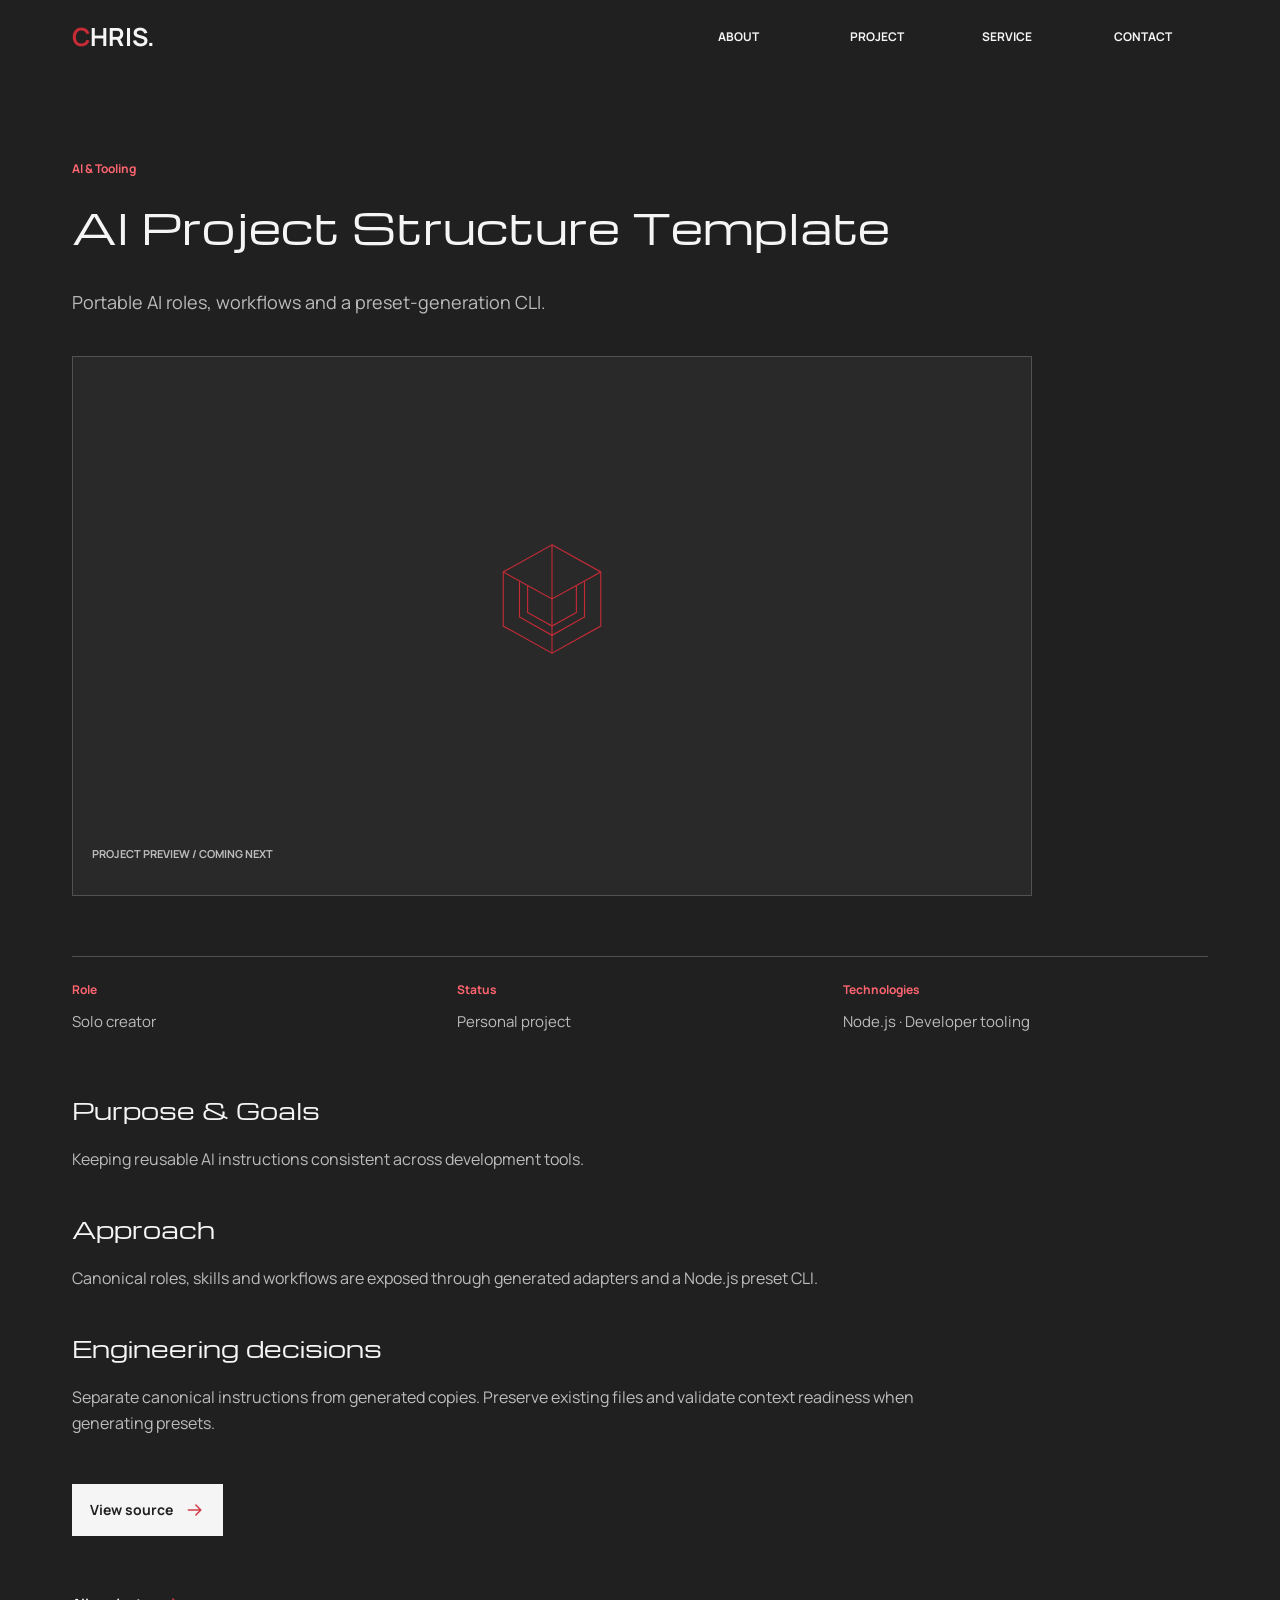
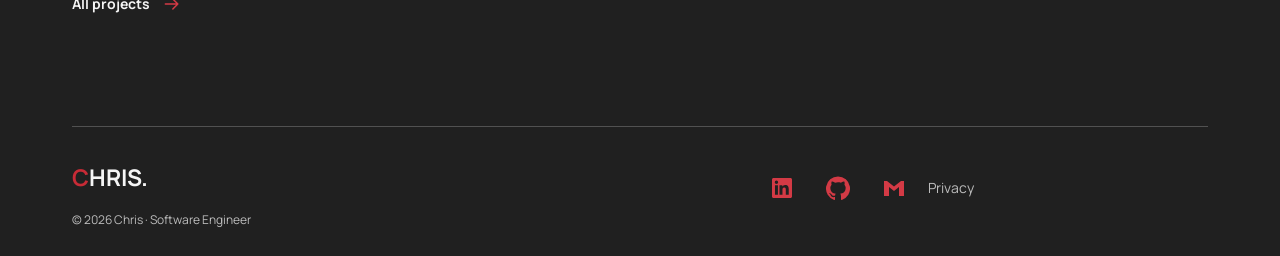
<file: projects/ai-project-template/index.html>
<!DOCTYPE html><html lang="en"><head><meta charSet="utf-8"/><link rel="preconnect" href="/" crossorigin=""/><meta name="viewport" content="width=device-width, initial-scale=1"/><link rel="stylesheet" href="/_next/static/chunks/3tcnra1x0i84_.css" data-precedence="next"/><link rel="preload" as="script" fetchPriority="low" href="/_next/static/chunks/19wg2q9r2_sev.js"/><script src="/_next/static/chunks/1c0mhc5ebbn3y.js" async=""></script><script src="/_next/static/chunks/2khxl0v1q4i6n.js" async=""></script><script src="/_next/static/chunks/turbopack-3-ry682tkyiqk.js" async=""></script><script src="/_next/static/chunks/0umf92h1sb77c.js" async=""></script><script src="/_next/static/chunks/0t4nwodfyttwr.js" async=""></script><title>AI Project Structure Template | Chris — Software Engineer</title><meta name="description" content="Portable AI roles, workflows and a preset-generation CLI."/><meta name="robots" content="index, follow"/><link rel="canonical" href="https://work-w-christianrpaje.me/projects/ai-project-template/"/><meta property="og:title" content="AI Project Structure Template | Chris — Software Engineer"/><meta property="og:description" content="Portable AI roles, workflows and a preset-generation CLI."/><meta property="og:url" content="https://work-w-christianrpaje.me/projects/ai-project-template/"/><meta property="og:site_name" content="Chris — Software Engineer"/><meta property="og:type" content="website"/><meta name="twitter:card" content="summary"/><meta name="twitter:title" content="AI Project Structure Template | Chris — Software Engineer"/><meta name="twitter:description" content="Portable AI roles, workflows and a preset-generation CLI."/><script src="/_next/static/chunks/0cz1d0mv5g_q7.js" noModule=""></script></head><body style="--background:#202020;--surface:#292929;--foreground:#F5F5F5;--muted:#BCBCBC;--decorative:#C72B36;--accent:#FF6570;--functional:#D33A45;--border:#515151;--primary-hover:#FFE4E6;--glow-inner:#A6222E;--glow-mid:#82202B;--desktop-gutter:72px;--mobile-gutter:24px;--card-gap:20px;--card-padding:24px;--control-height:52px;--hero-glow:radial-gradient(ellipse closest-side at center,rgba(166,34,46,0.7600) 0%,rgba(164,34,46,0.7400) 2.5%,rgba(163,34,46,0.7200) 5%,rgba(161,34,46,0.7000) 7.5%,rgba(159,34,45,0.6800) 10%,rgba(158,34,45,0.6600) 12.5%,rgba(156,33,45,0.6400) 15%,rgba(155,33,45,0.6200) 17.5%,rgba(153,33,45,0.6000) 20%,rgba(151,33,45,0.5800) 22.5%,rgba(150,33,45,0.5600) 25%,rgba(148,33,45,0.5400) 27.500000000000004%,rgba(146,33,44,0.5200) 30%,rgba(145,33,44,0.5000) 32.5%,rgba(143,33,44,0.4800) 35%,rgba(141,33,44,0.4600) 37.5%,rgba(140,33,44,0.4400) 40%,rgba(138,32,44,0.4200) 42.5%,rgba(137,32,44,0.4000) 45%,rgba(135,32,43,0.3800) 47.5%,rgba(133,32,43,0.3600) 50%,rgba(132,32,43,0.3400) 52.5%,rgba(130,32,43,0.3200) 55.00000000000001%,rgba(125,32,42,0.3022) 57.49999999999999%,rgba(119,32,42,0.2844) 60%,rgba(114,32,41,0.2667) 62.5%,rgba(108,32,41,0.2489) 65%,rgba(103,32,40,0.2311) 67.5%,rgba(97,32,39,0.2133) 70%,rgba(92,32,39,0.1956) 72.5%,rgba(86,32,38,0.1778) 75%,rgba(81,32,38,0.1600) 77.5%,rgba(76,32,37,0.1422) 80%,rgba(70,32,36,0.1244) 82.5%,rgba(65,32,36,0.1067) 85%,rgba(59,32,35,0.0889) 87.5%,rgba(54,32,34,0.0711) 90%,rgba(48,32,34,0.0533) 92.5%,rgba(43,32,33,0.0356) 95%,rgba(37,32,33,0.0178) 97.5%,rgba(32,32,32,0.0000) 100%)"><div hidden=""><!--$--><!--/$--></div><div class="site-frame"><a class="skip-link" href="#content">Skip to content</a><header class="site-header" data-scrolled="false" data-menu-open="false"><div class="header-inner"><a class="wordmark" href="/" aria-label="Chris — Home"><span>C</span>HRIS.</a><nav class="desktop-navigation" aria-label="Primary"><a href="/#about">ABOUT</a><a href="/#project">PROJECT</a><a href="/#service">SERVICE</a><a href="/#contact">CONTACT</a></nav><button class="menu-toggle" aria-expanded="false" aria-controls="mobile-navigation">MENU +</button></div><nav id="mobile-navigation" class="mobile-navigation" aria-label="Mobile" hidden=""><div class="mobile-menu-items"><div class="mobile-menu-item"><a href="/#about"><span>01</span>ABOUT</a></div><div class="mobile-menu-item"><a href="/#project"><span>02</span>PROJECT</a></div><div class="mobile-menu-item"><a href="/#service"><span>03</span>SERVICE</a></div><div class="mobile-menu-item"><a href="/#contact"><span>04</span>CONTACT</a></div><p>Let’s build something meaningful.</p></div></nav><noscript><nav class="no-script-navigation" aria-label="Primary"><a href="/#about">ABOUT</a><a href="/#project">PROJECT</a><a href="/#service">SERVICE</a><a href="/#contact">CONTACT</a></nav></noscript></header><main id="content" class="auxiliary-page" tabindex="-1"><p class="section-kicker">AI &amp; Tooling</p><h1>AI Project Structure Template</h1><p class="auxiliary-lead">Portable AI roles, workflows and a preset-generation CLI.</p><div class="project-preview"><div class="project-media"><svg class="" xmlns="http://www.w3.org/2000/svg" width="240" height="240" viewBox="0 0 240 240" aria-hidden="true"><g fill="none" stroke="currentColor" stroke-width="2"><path d="m120 20 90 50v100l-90 50-90-50V70Zm0 0v100m-90-50 90 50 90-50m-90 50v100M60 88v65l60 34 60-34V88M75 96v49l45 25 45-25V96"></path></g></svg><p>PROJECT PREVIEW / COMING NEXT</p></div></div><dl class="project-facts"><div><dt>Role</dt><dd>Solo creator</dd></div><div><dt>Status</dt><dd>Personal project</dd></div><div><dt>Technologies</dt><dd>Node.js · Developer tooling</dd></div></dl><article class="story-content"><h2>Purpose &amp; Goals</h2><p>Keeping reusable AI instructions consistent across development tools.</p><h2>Approach</h2><p>Canonical roles, skills and workflows are exposed through generated adapters and a Node.js preset CLI.</p><h2>Engineering decisions</h2><p>Separate canonical instructions from generated copies. Preserve existing files and validate context readiness when generating presets.</p></article><nav class="detail-actions" aria-label="Project evidence"><a class="action" href="https://github.com/work-w-chrstnrpj/ai-project-structure-template" target="_blank" rel="noreferrer">View source<svg width="20" height="20" viewBox="0 0 20 20" fill="none" aria-hidden="true" class="arrow-icon"><path d="M3.333 10h12.5m-5-5 5 5-5 5" stroke="currentColor" stroke-width="1.5" stroke-linecap="round" stroke-linejoin="round"></path></svg></a></nav><a class="project-action" href="/#project">All projects<svg width="20" height="20" viewBox="0 0 20 20" fill="none" aria-hidden="true" class="arrow-icon"><path d="M3.333 10h12.5m-5-5 5 5-5 5" stroke="currentColor" stroke-width="1.5" stroke-linecap="round" stroke-linejoin="round"></path></svg></a></main><footer class="site-footer"><div class="footer-rule"></div><a class="wordmark" href="/" aria-label="Chris — Home"><span>C</span>HRIS.</a><p class="footer-copyright">© <!-- -->2026<!-- --> <!-- -->Chris<!-- --> · <!-- -->Software Engineer</p><div class="footer-links"><div class="social-links"><a href="https://www.linkedin.com/in/work-w-christian-paje/" aria-label="LinkedIn"><svg width="24" height="24" viewBox="0 0 24 24" aria-hidden="true" fill="currentColor"><path d="M20.45 2H3.55C2.69 2 2 2.68 2 3.52v16.96c0 .84.69 1.52 1.55 1.52h16.9c.86 0 1.55-.68 1.55-1.52V3.52c0-.84-.69-1.52-1.55-1.52ZM7.93 18.75H4.98V9.2h2.95v9.55ZM6.45 7.9a1.71 1.71 0 1 1 0-3.42 1.71 1.71 0 0 1 0 3.42Zm12.3 10.85H15.8V14.1c0-1.11-.02-2.54-1.55-2.54-1.55 0-1.79 1.21-1.79 2.46v4.73H9.51V9.2h2.83v1.3h.04c.39-.74 1.36-1.53 2.8-1.53 3 0 3.57 1.97 3.57 4.53v5.25Z"></path></svg></a><a href="https://github.com/work-w-chrstnrpj" aria-label="GitHub"><svg width="24" height="24" viewBox="0 0 24 24" aria-hidden="true" fill="currentColor"><path d="M12 .5a12 12 0 0 0-3.793 23.385c.6.111.82-.261.82-.577v-2.234c-3.338.726-4.043-1.416-4.043-1.416-.546-1.387-1.333-1.756-1.333-1.756-1.09-.745.083-.729.083-.729 1.205.085 1.839 1.237 1.839 1.237 1.07 1.834 2.807 1.304 3.492.997.108-.775.419-1.305.762-1.605-2.665-.303-5.467-1.333-5.467-5.931 0-1.31.469-2.381 1.236-3.221-.124-.303-.536-1.524.117-3.176 0 0 1.008-.323 3.301 1.23A11.5 11.5 0 0 1 12 6.3c1.02.005 2.047.138 3.006.404 2.291-1.553 3.297-1.23 3.297-1.23.655 1.652.243 2.873.119 3.176.77.84 1.235 1.911 1.235 3.221 0 4.61-2.807 5.625-5.479 5.922.43.372.823 1.102.823 2.222v3.293c0 .319.216.694.825.576A12 12 0 0 0 12 .5Z"></path></svg></a><a href="mailto:christianrpaje.work@gmail.com" aria-label="Email Chris"><svg width="24" height="24" viewBox="0 0 24 24" aria-hidden="true" fill="currentColor"><path d="M2 5h3l7 5.5L19 5h3v15h-5V11l-5 4-5-4v9H2Z"></path></svg></a></div><a href="/privacy/">Privacy</a></div></footer></div><!--$--><!--/$--><script id="_R_">(globalThis["TURBOPACK"] || (globalThis["TURBOPACK"] = [])).push({"otherChunks":["static/chunks/19wg2q9r2_sev.js","static/chunks/1c0mhc5ebbn3y.js","static/chunks/2khxl0v1q4i6n.js"],"runtimeModuleIds":[94553]});</script><script src="/_next/static/chunks/19wg2q9r2_sev.js" async=""></script><script>(self.__next_f=self.__next_f||[]).push([0])</script><script>self.__next_f.push([1,"1:\"$Sreact.fragment\"\n3:\"/_next/static/chunks/0umf92h1sb77c.js\"\n4:I[39756,[\"$3\"],\"default\"]\n5:I[37457,[\"$3\"],\"default\"]\n6:\"/_next/static/chunks/0t4nwodfyttwr.js\"\n7:I[25917,[\"$3\",\"$6\"],\"Header\"]\n12:I[68027,[\"$3\"],\"default\",1]\n:HL[\"/_next/static/chunks/3tcnra1x0i84_.css\",\"style\"]\n:HC[\"/\",\"\"]\n2:T4c4,radial-gradient(ellipse closest-side at center,rgba(166,34,46,0.7600) 0%,rgba(164,34,46,0.7400) 2.5%,rgba(163,34,46,0.7200) 5%,rgba(161,34,46,0.7000) 7.5%,rgba(159,34,45,0.6800) 10%,rgba(158,34,45,0.6600) 12.5%,rgba(156,33,45,0.6400) 15%,rgba(155,33,45,0.6200) 17.5%,rgba(153,33,45,0.6000) 20%,rgba(151,33,45,0.5800) 22.5%,rgba(150,33,45,0.5600) 25%,rgba(148,33,45,0.5400) 27.500000000000004%,rgba(146,33,44,0.5200) 30%,rgba(145,33,44,0.5000) 32.5%,rgba(143,33,44,0.4800) 35%,rgba(141,33,44,0.4600) 37.5%,rgba(140,33,44,0.4400) 40%,rgba(138,32,44,0.4200) 42.5%,rgba(137,32,44,0.4000) 45%,rgba(135,32,43,0.3800) 47.5%,rgba(133,32,43,0.3600) 50%,rgba(132,32,43,0.3400) 52.5%,rgba(130,32,43,0.3200) 55.00000000000001%,rgba(125,32,42,0.3022) 57.49999999999999%,rgba(119,32,42,0.2844) 60%,rgba(114,32,41,0.2667) 62.5%,rgba(108,32,41,0.2489) 65%,rgba(103,32,40,0.2311) 67.5%,rgba(97,32,39,0.2133) 70%,rgba(92,32,39,0.1956) 72.5%,rgba(86,32,38,0.1778) 75%,rgba(81,32,38,0.1600) 77.5%,rgba(76,32,37,0.1422) 80%,rgba(70,32,36,0.1244) 82.5%,rgba(65,32,36,0.1067) 85%,rgba(59,32,35,0.0889) 87.5%,rgba(54,32,34,0.0711) 90%,rgba(48,32,34,0.0533) 92.5%,rgba(43,32,33,0.0356) 95%,rgba(37,32,33,0.0178) 97.5%,rgba(32,32,32,0.0000) 100%)c:X\nf:[[\"children\",{\"s\":\"__PAGE__\",\"h\":512,\"d\":{\"r\":\"$L10\",\"p\":false,\"v\":null}}]]\nd:[[\"children\",{\"s\":{\"n\":\"slug\",\"t\":\"d\",\"k\":\"ai-project-template\",\"s\":[]},\"h\":66048,\"d\":{\"r\":\"$Le\",\"p\":false,\"v\":\"$c\"},\"c\":\"$Qf\"}]]\na:[[\"children\",{\"s\":\"projects\",\"h\":131584,\"d\":{\"r\":\"$Lb\",\"p\":false,\"v\":\"$c\"},\"c\":\"$Qd\"}]]\n0:{\"P\":null,\"c\":[\"\",\"projects\",\"ai-project-template\",\"\"],\"q\":\"\",\"i\":false,\"t\":{\"t\":{\"s\":\"\",\"h\":131600,\"d\":{\"r\":[\"$\",\"$1\",\"c\",{\"children\":[[[\"$\",\"link\",\"0\",{\"rel\":\"stylesheet\",\"href\":\"/_next/static/chunks/3tcnra1x0i84_.css\",\"precedence\":\"next\",\"crossOrigin\":\"$undefined\",\"nonce\":\"$undefined\"}],[\"$\",\"script\",\"script-0\",{\"src\":\"/_next/static/chunks/0umf92h1sb77c.js\",\"async\":true,\"nonce\":\"$undefined\"}]],[\"$\",\"html\",null,{\"lang\":\"en\",\"children\":[\"$\",\"body\",null,{\"style\":{\"--background\":\"#202020\",\"--surface\":\"#292929\",\"--foreground\":\"#F5F5F5\",\"--muted\":\"#BCBCBC\",\"--decorative\":\"#C72B36\",\"--accent\":\"#FF6570\",\"--functional\":\"#D33A45\",\"--border\":\"#515151\",\"--primary-hover\":\"#FFE4E6\",\"--glow-inner\":\"#A6222E\",\"--glow-mid\":\"#82202B\",\"--desktop-gutter\":\"72px\",\"--mobile-gutter\":\"24px\",\"--card-gap\":\"20px\",\"--card-padding\":\"24px\",\"--control-height\":\"52px\",\"--hero-glow\":\"$2\"},\"children\":[\"$\",\"$L4\",null,{\"parallelRouterKey\":\"children\",\"error\":\"$undefined\",\"errorStyles\":\"$undefined\",\"errorScripts\":\"$undefined\",\"template\":[\"$\",\"$L5\",null,{}],\"templateStyles\":\"$undefined\",\"templateScripts\":\"$undefined\",\"notFound\":[[\"$\",\"div\",null,{\"className\":\"site-frame\",\"children\":[[\"$\",\"a\",null,{\"className\":\"skip-link\",\"href\":\"#content\",\"children\":\"Skip to content\"}],[\"$\",\"$L7\",null,{\"profile\":{\"name\":\"Chris\",\"fullName\":\"Christian Paje\",\"wordmark\":\"CHRIS.\",\"roles\":[\"Software Engineer\",\"Full-Stack Engineer\",\"AI Engineer\"],\"biography\":\"I build full-stack applications, backend integrations, and practical AI experiences. My professional work spans banking workflows, authentication, KYC onboarding, and enterprise AI.\",\"email\":\"christianrpaje.work@gmail.com\",\"portrait\":{\"src\":\"/media/chris-monochrome.webp\",\"alt\":\"Chris in a suit and glasses\",\"width\":965,\"height\":1630,\"provenance\":\"Owner-supplied portrait; approved monochrome design asset.\"},\"hero\":{\"headline\":[\"Thoughtful ideas.\",\"Precisely built.\"],\"mobileHeadline\":[\"Thoughtful\",\"ideas.\",\"Precisely built.\"],\"introduction\":\"I’m Chris, a software engineer building full-stack applications and practical AI experiences.\",\"positioning\":\"SOFTWARE ENGINEER / FULL-STACK / AI\",\"mobilePositioning\":\"SOFTWARE / FULL-STACK / AI\",\"primary\":{\"label\":\"Explore Projects\",\"section\":\"project\"},\"secondary\":{\"label\":\"Hire Me\",\"section\":\"contact\"},\"portraitCaption\":\"Engineer. Builder. Problem solver.\",\"disciplines\":[{\"id\":\"software\",\"title\":\"Software\",\"description\":\"Thoughtful architecture\"},{\"id\":\"fullstack\",\"title\":\"Full-stack\",\"description\":\"From interface to API\"},{\"id\":\"ai\",\"title\":\"Applied AI\",\"description\":\"Practical intelligence\"}]},\"socials\":[{\"id\":\"linkedin\",\"label\":\"LinkedIn\",\"icon\":\"linkedin\",\"url\":\"https://www.linkedin.com/in/work-w-christian-paje/\"},{\"id\":\"github\",\"label\":\"GitHub\",\"icon\":\"github\",\"url\":\"https://github.com/work-w-chrstnrpj\"},{\"id\":\"email\",\"label\":\"Email Chris\",\"icon\":\"email\",\"url\":\"mailto:christianrpaje.work@gmail.com\"}],\"expertise\":[{\"id\":\"fullstack\",\"title\":\"Full-stack\",\"tools\":\"React · Java · Spring Boot\"},{\"id\":\"integration\",\"title\":\"Integration\",\"tools\":\"REST · SSO / RBAC · Databases\"},{\"id\":\"ai\",\"title\":\"Applied AI\",\"tools\":\"Spring AI · RAG · MCP\"}],\"resume\":{\"available\":true,\"label\":\"Download resume\",\"path\":\"/media/Christian_Paje_CV.pdf\"}},\"navigation\":[{\"id\":\"about\",\"label\":\"ABOUT\"},{\"id\":\"project\",\"label\":\"PROJECT\"},{\"id\":\"service\",\"label\":\"SERVICE\"},{\"id\":\"contact\",\"label\":\"CONTACT\"}],\"copy\":{\"about\":{\"kicker\":\"01 / ABOUT ME\",\"title\":\"Engineering with\\npurpose.\"},\"project\":{\"kicker\":\"02 / SELECTED PERSONAL WORK\",\"title\":\"Ideas made tangible.\",\"lead\":\"Six personal projects. Built independently, from concept to code.\"},\"service\":{\"kicker\":\"03 / WHAT I CAN HELP WITH\",\"title\":\"Built around your needs.\",\"lead\":\"From a focused feature to a connected application.\"},\"contact\":{\"kicker\":\"04 / LET’S CONNECT\",\"title\":\"Have something\\nin mind?\",\"lead\":\"A role, a project, or an idea worth exploring. Let’s talk.\"},\"experience\":\"Experience\",\"education\":\"Education\",\"skills\":\"Skills \u0026 technologies\",\"skillsLead\":\"The languages, tools and practices behind my work.\",\"projectAttribution\":\"PERSONAL PROJECT · SOLO CREATOR\",\"projectPreview\":\"PROJECT PREVIEW / COMING NEXT\",\"viewProject\":\"View project\",\"allProjects\":\"All projects\",\"noProjects\":\"No projects in this category.\",\"showAll\":\"Show all\",\"discuss\":{\"label\":\"Discuss a Project\",\"section\":\"contact\"},\"privacy\":\"Privacy\",\"home\":\"Home\",\"menuOpen\":\"MENU +\",\"menuClose\":\"CLOSE ×\",\"menuClosing\":\"Let’s build something meaningful.\",\"skip\":\"Skip to content\",\"footer\":\"Software Engineer\",\"auxiliary\":{\"caseStudyHeadings\":{\"Problem\":\"Purpose \u0026 Goals\"},\"role\":\"Role\",\"status\":\"Status\",\"stack\":\"Technologies\",\"evidence\":\"Project evidence\",\"source\":\"View source\",\"live\":\"Open live project\",\"video\":\"Watch demo\",\"transcript\":\"Read transcript\",\"privacyLead\":\"How this portfolio handles information you choose to share.\",\"privacyContact\":\"Questions about your information\",\"privacyLinks\":[{\"label\":\"Web3Forms privacy\",\"url\":\"https://web3forms.com/privacy\"},{\"label\":\"hCaptcha privacy\",\"url\":\"https://www.hcaptcha.com/privacy\"},{\"label\":\"GitHub privacy\",\"url\":\"https://docs.github.com/en/site-policy/privacy-policies/github-general-privacy-statement\"}],\"privacySections\":[{\"title\":\"Browsing\",\"body\":\"This static portfolio has no visitor accounts, application database or application analytics. The hosting provider may process request information to serve and secure the site.\"},{\"title\":\"Contact messages\",\"body\":\"When the contact form is enabled, your name, email, inquiry type, optional company and message pass directly to Web3Forms and the receiving inbox. The public form identifier identifies the recipient configuration. Provider acceptance does not guarantee inbox delivery. The portfolio does not store messages in an application database.\"},{\"title\":\"Spam protection\",\"body\":\"The enabled form loads hCaptcha to check submissions for abuse. That external service may process technical and interaction information under its own policies. No captcha loads while this portfolio’s form is disabled. Direct email remains available.\"},{\"title\":\"Retention and your choices\",\"body\":\"Message retention depends on the form provider and receiving inbox. Exact account retention settings must be verified before form activation; this site does not promise immediate deletion or zero provider storage. Contact the portfolio owner to ask about messages you have sent.\"},{\"title\":\"External services\",\"body\":\"Source, social and demo links open external sites with their own privacy practices. Read the service policies below for more information.\"}],\"notFoundTitle\":\"Page not found.\",\"notFoundLead\":\"This address is unavailable. Return home to explore the current work.\"}}}],\"$L8\",\"$L9\"]}],[]],\"forbidden\":\"$undefined\",\"unauthorized\":\"$undefined\"}]}]}]]}],\"p\":false,\"v\":null},\"c\":\"$Qa\"},\"h\":{\"r\":\"$L11\",\"p\":false,\"v\":null}},\"m\":\"$undefined\",\"G\":[\"$12\",[\"$L13\"]],\"S\":true,\"r\":\"$undefined\",\"s\":\"$undefined\",\"a\":\"$undefined\",\"l\":\"$undefined\",\"p\":\"$undefined\",\"d\":\"$undefined\",\"b\":\"yEjSKyEud0TG5LdQdmSpo\"}\n15:I[97367,[\"$3\"],\"OutletBoundary\"]\n16:\"$Sreact.suspense\"\n18:\"ViewportBoundary\"\n19:I[97367,[\"$3\"],\"$18\"]\n1b:\"MetadataBoundary\"\n1c:I[97367,[\"$3\"],\"$1b\"]\n8:[\"$\",\"main\",null,{\"id\":\"content\",\"className\":\"auxiliary-page\",\"tabIndex\":-1,\"children\":[[\"$\",\"p\",null,{\"className\":\"section-kicker\",\"children\":\"404\"}],[\"$\",\"h1\",null,{\"children\":\"Page not found.\"}],[\"$\",\"p\",null,{\"className\":\"auxiliary-lead\",\"children\":\"This address is unavailable. Return home to explore the current work.\"}],[\"$\",\"a\",null,{\"className\":\"action\",\"href\":\"/\",\"children\":\"Home\"}]]}]\n9:[\"$\",\"footer\",null,{\"className\":\"site-footer\",\"children\":[[\"$\",\"div\",null,{\"className\":\"footer-rule\"}],[\"$\",\"a\",null,{\"className\":\"wordmark\",\"href\":\"/\",\"aria-label\":\"Chris — Home\",\"children\":[[\"$\",\"span\",null,{\"children\":\"C\"}],\"HRIS.\"]}],[\"$\",\"p\",null,{\"className\":\"footer-copyright\",\"children\":[\"© \",2026,\" \",\"Chris\",\" · \",\"Software Engineer\"]}],[\"$\",\"div\",null,{\"className\":\"footer-links\",\"children\":[[\"$\",\"div\",null,{\"className\":\"social-links\",\"children\":[[\"$\",\"a\",\"linkedin\",{\"href\":\"https://www.linkedin.com/in/work-w-christian-paje/\",\"aria-label\":\"LinkedIn\",\"children\":[\"$\",\"svg\",null,{\"width\":\"24\",\"height\":\"24\",\"viewBox\":\"0 0 24 24\",\"aria-hidden\":\"true\",\"fill\":\"currentColor\",\"children\":[\"$\",\"path\",null,{\"d\":\"M20.45 2H3.55C2.69 2 2 2.68 2 3.52v16.96c0 .84.69 1.52 1.55 1.52h16.9c.86 0 1.55-.68 1.55-1.52V3.52c0-.84-.69-1.52-1.55-1.52ZM7.93 18.75H4.98V9.2h2.95v9.55ZM6.45 7.9a1.71 1.71 0 1 1 0-3.42 1.71 1.71 0 0 1 0 3.42Zm12.3 10.85H15.8V14.1c0-1.11-.02-2.54-1.55-2.54-1.55 0-1.79 1.21-1.79 2.46v4.73H9.51V9.2h2.83v1.3h.04c.39-.74 1.36-1.53 2.8-1.53 3 0 3.57 1.97 3.57 4.53v5.25Z\"}]}]}],[\"$\",\"a\",\"github\",{\"href\":\"https://github.com/work-w-chrstnrpj\",\"aria-label\":\"GitHub\",\"children\":[\"$\",\"svg\",null,{\"width\":\"24\",\"height\":\"24\",\"viewBox\":\"0 0 24 24\",\"aria-hidden\":\"true\",\"fill\":\"currentColor\",\"children\":[\"$\",\"path\",null,{\"d\":\"M12 .5a12 12 0 0 0-3.793 23.385c.6.111.82-.261.82-.577v-2.234c-3.338.726-4.043-1.416-4.043-1.416-.546-1.387-1.333-1.756-1.333-1.756-1.09-.745.083-.729.083-.729 1.205.085 1.839 1.237 1.839 1.237 1.07 1.834 2.807 1.304 3.492.997.108-.775.419-1.305.762-1.605-2.665-.303-5.467-1.333-5.467-5.931 0-1.31.469-2.381 1.236-3.221-.124-.303-.536-1.524.117-3.176 0 0 1.008-.323 3.301 1.23A11.5 11.5 0 0 1 12 6.3c1.02.005 2.047.138 3.006.404 2.291-1.553 3.297-1.23 3.297-1.23.655 1.652.243 2.873.119 3.176.77.84 1.235 1.911 1.235 3.221 0 4.61-2.807 5.625-5.479 5.922.43.372.823 1.102.823 2.222v3.293c0 .319.216.694.825.576A12 12 0 0 0 12 .5Z\"}]}]}],[\"$\",\"a\",\"email\",{\"href\":\"mailto:christianrpaje.work@gmail.com\",\"aria-label\":\"Email Chris\",\"children\":[\"$\",\"svg\",null,{\"width\":\"24\",\"height\":\"24\",\"viewBox\":\"0 0 24 24\",\"aria-hidden\":\"true\",\"fill\":\"currentColor\",\"children\":[\"$\",\"path\",null,{\"d\":\"M2 5h3l7 5.5L19 5h3v15h-5V11l-5 4-5-4v9H2Z\"}]}]}]]}],[\"$\",\"a\",null,{\"href\":\"/privacy/\",\"children\":\"Privacy\"}]]}]]}]\nb:[\"$\",\"$1\",\"c\",{\"children\":[null,[\"$\",\"$L4\",null,{\"parallelRouterKey\":\"children\",\"error\":\"$undefined\",\"errorStyles\":\"$undefined\",\"errorScripts\":\"$undefined\",\"template\":[\"$\",\"$L5\",null,{}],\"templateStyles\":\"$undefined\",\"templateScripts\":\"$undefined\",\"notFound\":\"$undefined\",\"forbidden\":\"$undefined\",\"unauthorized\":\"$undefined\"}]]}]\ne:[\"$\",\"$1\",\"c\",{\"children\":[null,[\"$\",\"$L4\",null,{\"parallelRouterKey\":\"children\",\"error\":\"$undefined\",\"errorStyles\":\"$undefined\",\"errorScripts\":\"$undefined\",\"template\":[\"$\",\"$L5\",null,{}],\"templateStyles\":\"$undefined\",\"templateScripts\":\"$undefined\",\"notFound\":\"$undefined\",\"forbidden\":\"$undefined\",\"unauthorized\":\"$undefined\"}]]}]\n10:[\"$\",\"$1\",\"c\",{\"children\":[\"$L14\",[[\"$\",\"script\",\"script-0\",{\"src\":\"/_next/static/chunks/0t4nwodfyttwr.js\",\"async\":true,\"nonce\":\"$undefined\"}]],[\"$\",\"$L15\",null,{\"children\":[\"$\",\"$16\",null,{\"name\":\"Next.MetadataOutlet\",\"children\":\"$@17\"}]}]]}]\n11:[\"$\",\"$1\",\"h\",{\"children\":[null,[\"$\",\"$L19\",null,{\"children\":\"$L1a\"}],[\"$\",\"$L1c\",null,{\"children\":[[\"$\",\"div\",null,{\"hidden\":true,\"children\":[\"$\",\"$16\",null,{\"name\":\"Next.Metadata\",\"children\":\"$L1d\"}]}],null]}],null]}]\n13:[\"$\",\"link\",\"0\",{\"rel\":\"stylesheet\",\"href\":\"/_next/static/chunks/3tcnra1x0i84_.css\",\"precedence\":\"next\",\"crossOrigin\":\"$undefined\",\"nonce\":\"$undefined\"}]\nc:C\n14:[\"$\",\"div\",null,{\"className\":\"site-frame\",\"children\":[[\"$\",\"a\",null,{\"className\":\"skip-link\",\"href\":\"#content\",\"children\":\"Skip to content\"}],[\"$\",\"$L7\",null,{\"profile\":{\"name\":\"Chris\",\"fullName\":\"Christian Paje\",\"wordmark\":\"CHRIS.\",\"roles\":[\"Software Engineer\",\"Full-Stack Engineer\",\"AI Engineer\"],\"biography\":\"I build full-stack applications, backend integrations, and practical AI experiences. My professional work spans banking workflows, authentication, KYC onboarding, and enterprise AI.\",\"email\":\"christianrpaje.work@gmail.com\",\"portrait\":{\"src\":\"/media/chris-monochrome.webp\",\"alt\":\"Chris in a suit and glasses\",\"width\":965,\"height\":1630,\"provenance\":\"Owner-supplied portrait; approved monochrome design asset.\"},\"hero\":{\"headline\":[\"Thoughtful ideas.\",\"Precisely built.\"],\"mobileHeadline\":[\"Thoughtful\",\"ideas.\",\"Precisely built.\"],\"introduction\":\"I’m Chris, a software engineer building full-stack applications and practical AI experiences.\",\"positioning\":\"SOFTWARE ENGINEER / FULL-STACK / AI\",\"mobilePositioning\":\"SOFTWARE / FULL-STACK / AI\",\"primary\":{\"label\":\"Explore Projects\",\"section\":\"project\"},\"secondary\":{\"label\":\"Hire Me\",\"section\":\"contact\"},\"portraitCaption\":\"Engineer. Builder. Problem solver.\",\"disciplines\":[{\"id\":\"software\",\"title\":\"Software\",\"description\":\"Thoughtful architecture\"},{\"id\":\"fullstack\",\"title\":\"Full-stack\",\"description\":\"From interface to API\"},{\"id\":\"ai\",\"title\":\"Applied AI\",\"description\":\"Practical intelligence\"}]},\"socials\":[{\"id\":\"linkedin\",\"label\":\"LinkedIn\",\"icon\":\"linkedin\",\"url\":\"https://www.linkedin.com/in/work-w-christian-paje/\"},{\"id\":\"github\",\"label\":\"GitHub\",\"icon\":\"github\",\"url\":\"https://github.com/work-w-chrstnrpj\"},{\"id\":\"email\",\"label\":\"Email Chris\",\"icon\":\"email\",\"url\":\"mailto:christianrpaje.work@gmail.com\"}],\"expertise\":[{\"id\":\"fullstack\",\"title\":\"Full-stack\",\"tools\":\"React · Java · Spring Boot\"},{\"id\":\"integration\",\"title\":\"Integration\",\"tools\":\"REST · SSO / RBAC · Databases\"},{\"id\":\"ai\",\"title\":\"Applied AI\",\"tools\":\"Spring AI · RAG · MCP\"}],\"resume\":{\"available\":true,\"label\":\"Download resume\",\"path\":\"/media/Christian_Paje_CV.pdf\"}},\"navigation\":[{\"id\":\"about\",\"label\":\"ABOUT\"},{\"id\":\"project\",\"label\":\"PROJECT\"},{\"id\":\"service\",\"label\":\"SERVICE\"},{\"id\":\"contact\",\"label\":\"CONTACT\"}],\"copy\":{\"about\":{\"kicker\":\"01 / ABOUT ME\",\"title\":\"Engineering with\\npurpose.\"},\"project\":{\"kicker\":\"02 / SELECTED PERSONAL WORK\",\"title\":\"Ideas made tangible.\",\"lead\":\"Six personal projects. Built independently, from concept to code.\"},\"service\":{\"kicker\":\"03 / WHAT I CAN HELP WITH\",\"title\":\"Built around your needs.\",\"lead\":\"From a focused feature to a connected application.\"},\"contact\":{\"kicker\":\"04 / LET’S CONNECT\",\"title\":\"Have something\\nin mind?\",\"lead\":\"A role, a project, or an idea worth exploring. Let’s talk.\"},\"experience\":\"Experience\",\"education\":\"Education\",\"skills\":\"Skills \u0026 technologies\",\"skillsLead\":\"The languages, tools and practices behind my work.\",\"projectAttribution\":\"PERSONAL PROJECT · SOLO CREATOR\",\"projectPreview\":\"PROJECT PREVIEW / COMING NEXT\",\"viewProject\":\"View project\",\"allProjects\":\"All projects\",\"noProjects\":\"No projects in this category.\",\"showAll\":\"Show all\",\"discuss\":{\"label\":\"Discuss a Project\",\"section\":\"contact\"},\"privacy\":\"Privacy\",\"home\":\"Home\",\"menuOpen\":\"MENU +\",\"menuClose\":\"CLOSE ×\",\"menuClosing\":\"Let’s build something meaningful.\",\"skip\":\"Skip to content\",\"footer\":\"Software Engineer\",\"auxiliary\":{\"caseStudyHeadings\":{\"Problem\":\"Purpose \u0026 Goals\"},\"role\":\"Role\",\"status\":\"Status\",\"stack\":\"Technologies\",\"evidence\":\"Project evidence\",\"source\":\"View source\",\"live\":\"Open live project\",\"video\":\"Watch demo\",\"transcript\":\"Read transcript\",\"privacyLead\":\"How this portfolio handles information you choose to share.\",\"privacyContact\":\"Questions about your information\",\"privacyLinks\":[{\"label\":\"Web3Forms privacy\",\"url\":\"https://web3forms.com/privacy\"},{\"label\":\"hCaptcha privacy\",\"url\":\"https://www.hcaptcha.com/privacy\"},{\"label\":\"GitHub privacy\",\"url\":\"https://docs.github.com/en/site-policy/privacy-policies/github-general-privacy-statement\"}],\"privacySections\":[{\"title\":\"Browsing\",\"body\":\"This static portfolio has no visitor accounts, application database or application analytics. The hosting provider may process request information to serve and secure the site.\"},{\"title\":\"Contact messages\",\"body\":\"When the contact form is enabled, your name, email, inquiry type, optional company and message pass directly to Web3Forms and the receiving inbox. The public form identifier identifies the recipient configuration. Provider acceptance does not guarantee inbox delivery. The portfolio does not store messages in an application database.\"},{\"title\":\"Spam protection\",\"body\":\"The enabled form loads hCaptcha to check submissions for abuse. That external service may process technical and interaction information under its own policies. No captcha loads while this portfolio’s form is disabled. Direct email remains available.\"},{\"title\":\"Retention and your choices\",\"body\":\"Message retention depends on the form provider and receiving inbox. Exact account retention settings must be verified before form activation; this site does not promise immediate deletion or zero provider storage. Contact the portfolio owner to ask about messages you have sent.\"},{\"title\":\"External services\",\"body\":\"Source, social and demo links open external sites with their own privacy practices. Read the service policies below for more information.\"}],\"notFoundTitle\":\"Page not found.\",\"notFoundLead\":\"This address is unavailable. Return home to explore the current work.\"}}}],\"$L1e\",\"$L1f\"]}]\n1e:[\"$\",\"main\",null,{\"id\":\"content\",\"className\":\"auxiliary-page\",\"tabIndex\":-1,\"children\":[[\"$\",\"p\",null,{\"className\":\"section-kicker\",\"children\":\"AI \u0026 Tooling\"}],[\"$\",\"h1\",null,{\"children\":\"AI Project Structure Template\"}],[\"$\",\"p\",null,{\"className\":\"auxiliary-lead\",\"children\":\"Portable AI roles, workflows and a preset-generation CLI.\"}],[[\"$\",\"div\",null,{\"className\":\"project-preview\",\"children\":[[\"$\",\"div\",null,{\"className\":\"project-media\",\"children\":[[\"$\",\"svg\",null,{\"className\":\"\",\"xmlns\":\"http://www.w3.org/2000/svg\",\"width\":\"240\",\"height\":\"240\",\"viewBox\":\"0 0 240 240\",\"aria-hidden\":\"true\",\"children\":[\"$\",\"g\",null,{\"fill\":\"none\",\"stroke\":\"currentColor\",\"strokeWidth\":\"2\",\"children\":[\"$\",\"path\",null,{\"d\":\"m120 20 90 50v100l-90 50-90-50V70Zm0 0v100m-90-50 90 50 90-50m-90 50v100M60 88v65l60 34 60-34V88M75 96v49l45 25 45-25V96\"}]}]}],[\"$\",\"p\",null,{\"children\":\"PROJECT PREVIEW / COMING NEXT\"}]]}],\"$undefined\"]}],[\"$\",\"dl\",null,{\"className\":\"project-facts\",\"children\":[[\"$\",\"div\",null,{\"children\":[[\"$\",\"dt\",null,{\"children\":\"Role\"}],[\"$\",\"dd\",null,{\"children\":\"Solo creator\"}]]}],[\"$\",\"div\",null,{\"children\":[[\"$\",\"dt\",null,{\"children\":\"Status\"}],[\"$\",\"dd\",null,{\"children\":\"Personal project\"}]]}],[\"$\",\"div\",null,{\"children\":[[\"$\",\"dt\",null,{\"children\":\"Technologies\"}],[\"$\",\"dd\",null,{\"children\":\"Node.js · Developer tooling\"}]]}]]}],[\"$\",\"article\",null,{\"className\":\"story-content\",\"children\":[[\"$\",\"h2\",\"0\",{\"children\":\"Purpose \u0026 Goals\"}],[\"$\",\"p\",\"1\",{\"children\":\"Keeping reusable AI instructions consistent across development tools.\"}],[\"$\",\"h2\",\"2\",{\"children\":\"Approach\"}],[\"$\",\"p\",\"3\",{\"children\":\"Canonical roles, skills and workflows are exposed through generated adapters and a Node.js preset CLI.\"}],[\"$\",\"h2\",\"4\",{\"children\":\"Engineering decisions\"}],[\"$\",\"p\",\"5\",{\"children\":\"Separate canonical instructions from generated copies. Preserve existing files and validate context readiness when generating presets.\"}]]}],false,[\"$\",\"nav\",null,{\"className\":\"detail-actions\",\"aria-label\":\"Project evidence\",\"children\":[[\"$\",\"a\",null,{\"className\":\"action\",\"href\":\"https://github.com/work-w-chrstnrpj/ai-project-structure-template\",\"target\":\"_blank\",\"rel\":\"noreferrer\",\"children\":[\"View source\",[\"$\",\"svg\",null,{\"width\":\"20\",\"height\":\"20\",\"viewBox\":\"0 0 20 20\",\"fill\":\"none\",\"aria-hidden\":\"true\",\"className\":\"arrow-icon\",\"children\":[\"$\",\"path\",null,{\"d\":\"M3.333 10h12.5m-5-5 5 5-5 5\",\"stroke\":\"currentColor\",\"strokeWidth\":\"1.5\",\"strokeLinecap\":\"round\",\"strokeLinejoin\":\"round\"}]}]]}],\"$undefined\",\"$undefined\"]}],[\"$\",\"a\",null,{\"className\":\"project-action\",\"href\":\"/#project\",\"children\":[\"All projects\",[\"$\",\"svg\",null,{\"width\":\"20\",\"height\":\"20\",\"viewBox\":\"0 0 20 20\",\"fill\":\"none\",\"aria-hidden\":\"true\",\"className\":\"arrow-icon\",\"children\":[\"$\",\"path\",null,{\"d\":\"M3.333 10h12.5m-5-5 5 5-5 5\",\"stroke\":\"currentColor\",\"strokeWidth\":\"1.5\",\"strokeLinecap\":\"round\",\"strokeLinejoin\":\"round\"}]}]]}]]]}]\n1f:[\"$\",\"footer\",null,{\"className\":\"site-footer\",\"children\":[[\"$\",\"div\",null,{\"className\":\"footer-rule\"}],[\"$\",\"a\",null,{\"className\":\"wordmark\",\"href\":\"/\",\"aria-label\":\"Chris — Home\",\"children\":[[\"$\",\"span\",null,{\"children\":\"C\"}],\"HRIS.\"]}],[\"$\",\"p\",null,{\"className\":\"footer-copyright\",\"children\":[\"© \",2026,\" \",\"Chris\",\" · \",\"Software Engineer\"]}],[\"$\",\"div\",null,{\"className\":\"footer-links\",\"children\":[[\"$\",\"div\",null,{\"className\":\"social-links\",\"children\":[[\"$\",\"a\",\"linkedin\",{\"href\":\"https://www.linkedin.com/in/work-w-christian-paje/\",\"aria-label\":\"LinkedIn\",\"children\":[\"$\",\"svg\",null,{\"width\":\"24\",\"height\":\"24\",\"viewBox\":\"0 0 24 24\",\"aria-hidden\":\"true\",\"fill\":\"currentColor\",\"children\":\"$9:props:children:3:props:children:0:props:children:0:props:children:props:children\"}]}],[\"$\",\"a\",\"github\",{\"href\":\"https://github.com/work-w-chrstnrpj\",\"aria-label\":\"GitHub\",\"children\":[\"$\",\"svg\",null,{\"width\":\"24\",\"height\":\"24\",\"viewBox\":\"0 0 24 24\",\"aria-hidden\":\"true\",\"fill\":\"currentColor\",\"children\":\"$9:props:children:3:props:children:0:props:children:1:props:children:props:children\"}]}],[\"$\",\"a\",\"email\",{\"href\":\"mailto:christianrpaje.work@gmail.com\",\"aria-label\":\"Email Chris\",\"children\":[\"$\",\"svg\",null,{\"width\":\"24\",\"height\":\"24\",\"viewBox\":\"0 0 24 24\",\"aria-hidden\":\"true\",\"fill\":\"currentColor\",\"children\":[\"$\",\"path\",null,{\"d\":\"M2 5h3l7 5.5L19 5h3v15h-5V11l-5 4-5-4v9H2Z\"}]}]}]]}],[\"$\",\"a\",null,{\"href\":\"/privacy/\",\"children\":\"Privacy\"}]]}]]}]\n1a:[[\"$\",\"meta\",\"0\",{\"charSet\":\"utf-8\"}],[\"$\",\"meta\",\"1\",{\"name\":\"viewport\",\"content\":\"width=device-width, initial-scale=1\"}]]\n17:null\n1d:[[\"$\",\"title\",\"0\",{\"children\":\"AI Project Structure Template | Chris — Software Engineer\"}],[\"$\",\"meta\",\"1\",{\"name\":\"description\",\"content\":\"Portable AI roles, workflows and a preset-generation CLI.\"}],[\"$\",\"meta\",\"2\",{\"name\":\"robots\",\"content\":\"index, follow\"}],[\"$\",\"link\",\"3\",{\"rel\":\"canonical\",\"href\":\"https://work-w-christianrpaje.me/projects/ai-project-template/\"}],[\"$\",\"meta\",\"4\",{\"property\":\"og:title\",\"content\":\"AI Project Structure Template | Chris — Software Engineer\"}],[\"$\",\"meta\",\"5\",{\"property\":\"og:description\",\"content\":\"Portable AI roles, workflows and a preset-generation CLI.\"}],[\"$\",\"meta\",\"6\",{\"property\":\"og:url\",\"content\":\"https://work-w-christianrpaje.me/projects/ai-project-template/\"}],[\"$\",\"meta\",\"7\",{\"property\":\"og:site_name\",\"content\":\"Chris — Software Engineer\"}],[\"$\",\"meta\",\"8\",{\"property\":\"og:type\",\"content\":\"website\"}],[\"$\",\"meta\",\"9\",{\"name\":\"twitter:card\",\"content\":\"summary\"}],[\"$\",\"meta\",\"10\",{\"name\":\"twitter:title\",\"content\":\"AI Project Structure Template | Chris — Software Engineer\"}],[\"$\",\"meta\",\"11\",{\"name\":\"twitter:description\",\"content\":\"Portable AI roles, workflows and a preset-generation CLI.\"}]]\n"])</script></body></html>
</file>
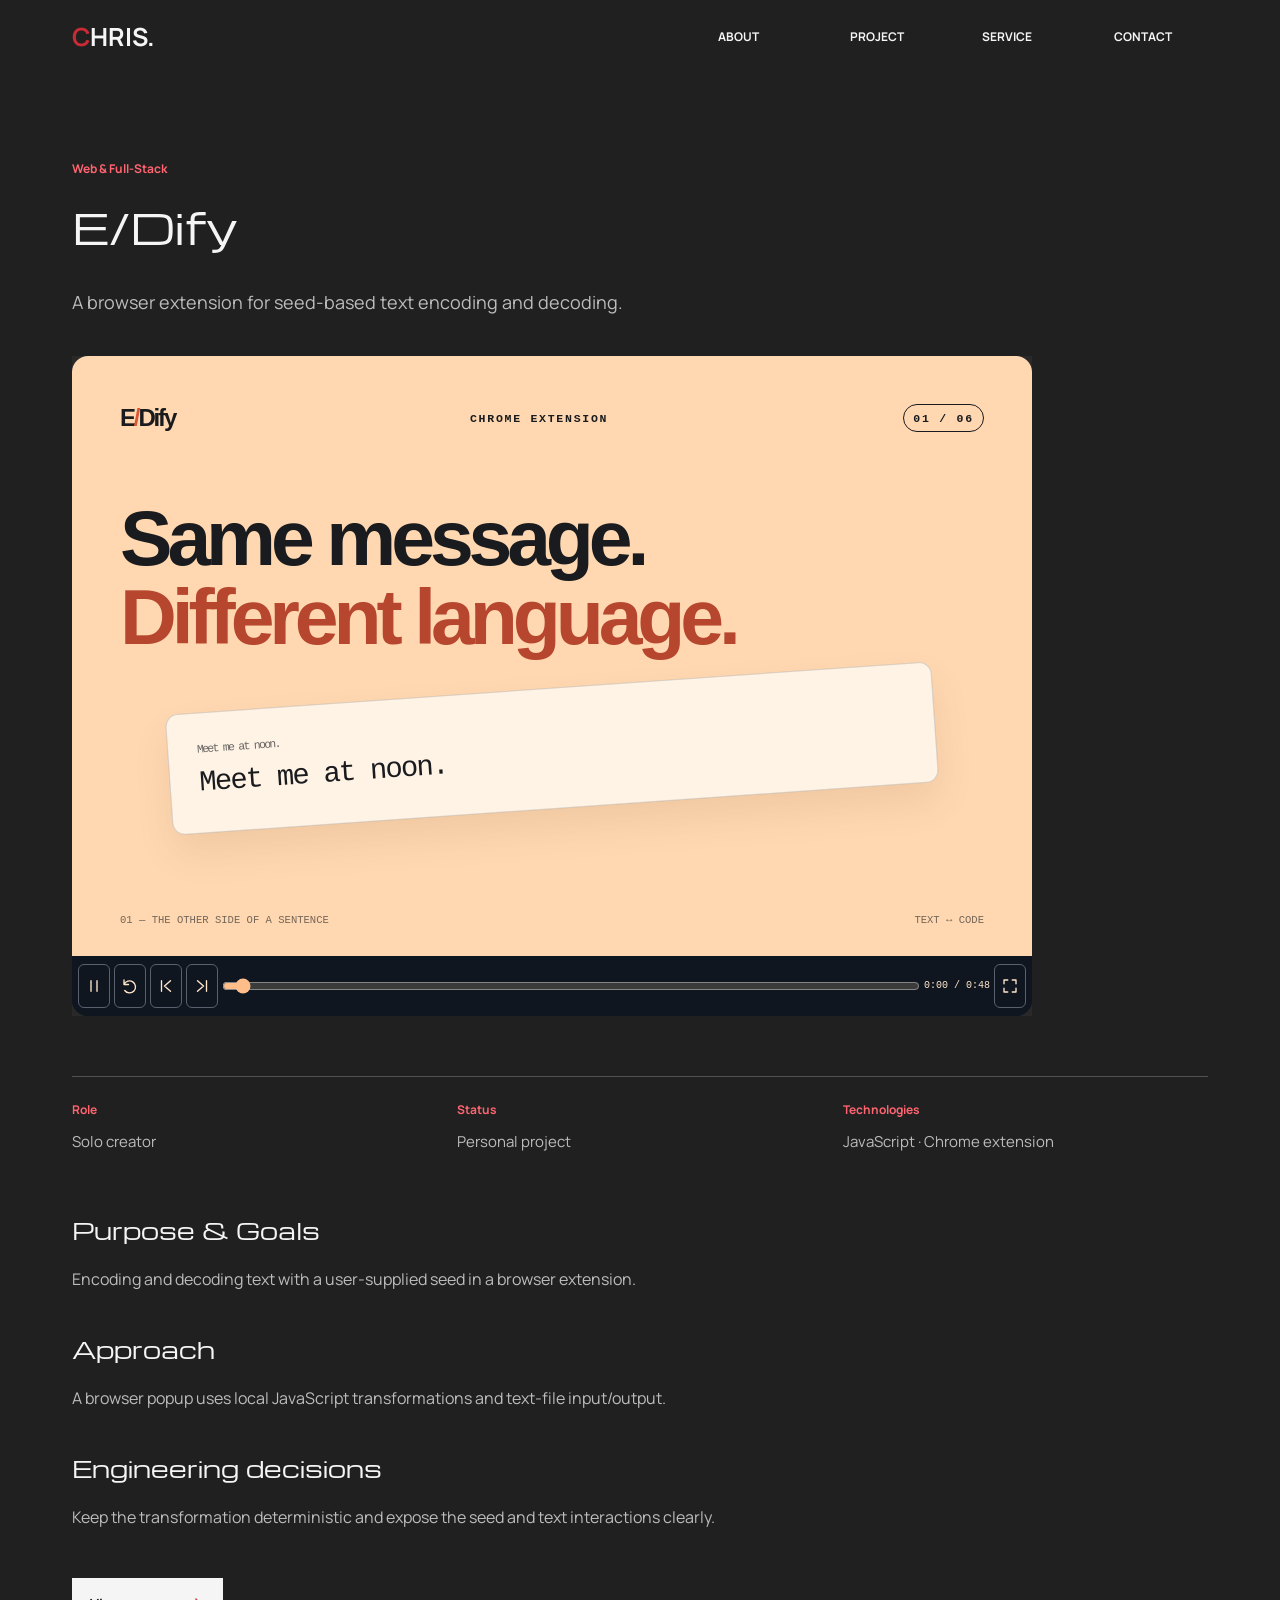
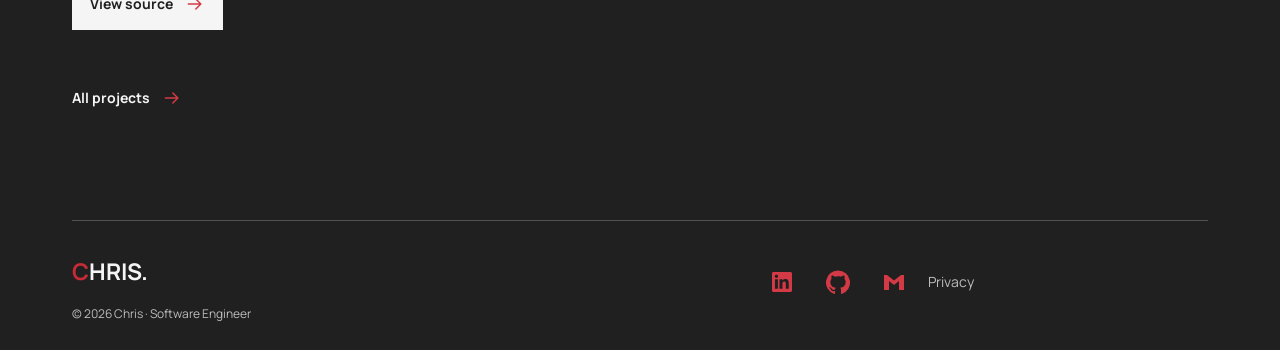
<file: projects/edify/index.html>
<!DOCTYPE html><html lang="en"><head><meta charSet="utf-8"/><link rel="preconnect" href="/" crossorigin=""/><meta name="viewport" content="width=device-width, initial-scale=1"/><link rel="stylesheet" href="/_next/static/chunks/3tcnra1x0i84_.css" data-precedence="next"/><link rel="preload" as="script" fetchPriority="low" href="/_next/static/chunks/19wg2q9r2_sev.js"/><script src="/_next/static/chunks/1c0mhc5ebbn3y.js" async=""></script><script src="/_next/static/chunks/2khxl0v1q4i6n.js" async=""></script><script src="/_next/static/chunks/turbopack-3-ry682tkyiqk.js" async=""></script><script src="/_next/static/chunks/0umf92h1sb77c.js" async=""></script><script src="/_next/static/chunks/0t4nwodfyttwr.js" async=""></script><title>E/Dify | Chris — Software Engineer</title><meta name="description" content="A browser extension for seed-based text encoding and decoding."/><meta name="robots" content="index, follow"/><link rel="canonical" href="https://work-w-christianrpaje.me/projects/edify/"/><meta property="og:title" content="E/Dify | Chris — Software Engineer"/><meta property="og:description" content="A browser extension for seed-based text encoding and decoding."/><meta property="og:url" content="https://work-w-christianrpaje.me/projects/edify/"/><meta property="og:site_name" content="Chris — Software Engineer"/><meta property="og:type" content="website"/><meta name="twitter:card" content="summary"/><meta name="twitter:title" content="E/Dify | Chris — Software Engineer"/><meta name="twitter:description" content="A browser extension for seed-based text encoding and decoding."/><script src="/_next/static/chunks/0cz1d0mv5g_q7.js" noModule=""></script></head><body style="--background:#202020;--surface:#292929;--foreground:#F5F5F5;--muted:#BCBCBC;--decorative:#C72B36;--accent:#FF6570;--functional:#D33A45;--border:#515151;--primary-hover:#FFE4E6;--glow-inner:#A6222E;--glow-mid:#82202B;--desktop-gutter:72px;--mobile-gutter:24px;--card-gap:20px;--card-padding:24px;--control-height:52px;--hero-glow:radial-gradient(ellipse closest-side at center,rgba(166,34,46,0.7600) 0%,rgba(164,34,46,0.7400) 2.5%,rgba(163,34,46,0.7200) 5%,rgba(161,34,46,0.7000) 7.5%,rgba(159,34,45,0.6800) 10%,rgba(158,34,45,0.6600) 12.5%,rgba(156,33,45,0.6400) 15%,rgba(155,33,45,0.6200) 17.5%,rgba(153,33,45,0.6000) 20%,rgba(151,33,45,0.5800) 22.5%,rgba(150,33,45,0.5600) 25%,rgba(148,33,45,0.5400) 27.500000000000004%,rgba(146,33,44,0.5200) 30%,rgba(145,33,44,0.5000) 32.5%,rgba(143,33,44,0.4800) 35%,rgba(141,33,44,0.4600) 37.5%,rgba(140,33,44,0.4400) 40%,rgba(138,32,44,0.4200) 42.5%,rgba(137,32,44,0.4000) 45%,rgba(135,32,43,0.3800) 47.5%,rgba(133,32,43,0.3600) 50%,rgba(132,32,43,0.3400) 52.5%,rgba(130,32,43,0.3200) 55.00000000000001%,rgba(125,32,42,0.3022) 57.49999999999999%,rgba(119,32,42,0.2844) 60%,rgba(114,32,41,0.2667) 62.5%,rgba(108,32,41,0.2489) 65%,rgba(103,32,40,0.2311) 67.5%,rgba(97,32,39,0.2133) 70%,rgba(92,32,39,0.1956) 72.5%,rgba(86,32,38,0.1778) 75%,rgba(81,32,38,0.1600) 77.5%,rgba(76,32,37,0.1422) 80%,rgba(70,32,36,0.1244) 82.5%,rgba(65,32,36,0.1067) 85%,rgba(59,32,35,0.0889) 87.5%,rgba(54,32,34,0.0711) 90%,rgba(48,32,34,0.0533) 92.5%,rgba(43,32,33,0.0356) 95%,rgba(37,32,33,0.0178) 97.5%,rgba(32,32,32,0.0000) 100%)"><div hidden=""><!--$--><!--/$--></div><div class="site-frame"><a class="skip-link" href="#content">Skip to content</a><header class="site-header" data-scrolled="false" data-menu-open="false"><div class="header-inner"><a class="wordmark" href="/" aria-label="Chris — Home"><span>C</span>HRIS.</a><nav class="desktop-navigation" aria-label="Primary"><a href="/#about">ABOUT</a><a href="/#project">PROJECT</a><a href="/#service">SERVICE</a><a href="/#contact">CONTACT</a></nav><button class="menu-toggle" aria-expanded="false" aria-controls="mobile-navigation">MENU +</button></div><nav id="mobile-navigation" class="mobile-navigation" aria-label="Mobile" hidden=""><div class="mobile-menu-items"><div class="mobile-menu-item"><a href="/#about"><span>01</span>ABOUT</a></div><div class="mobile-menu-item"><a href="/#project"><span>02</span>PROJECT</a></div><div class="mobile-menu-item"><a href="/#service"><span>03</span>SERVICE</a></div><div class="mobile-menu-item"><a href="/#contact"><span>04</span>CONTACT</a></div><p>Let’s build something meaningful.</p></div></nav><noscript><nav class="no-script-navigation" aria-label="Primary"><a href="/#about">ABOUT</a><a href="/#project">PROJECT</a><a href="/#service">SERVICE</a><a href="/#contact">CONTACT</a></nav></noscript></header><main id="content" class="auxiliary-page" tabindex="-1"><p class="section-kicker">Web &amp; Full-Stack</p><h1>E/Dify</h1><p class="auxiliary-lead">A browser extension for seed-based text encoding and decoding.</p><div class="project-preview"><div class="animated-showcase" data-compact="false" role="group" aria-label="E/Dify animated showcase"><img src="/media/edify-showcase/preview.png" alt="Reconstructed E/Dify showcase scene" width="960" height="600" loading="lazy" style="aspect-ratio:16 / 10;margin-bottom:60px"/><div data-showcase-frame="true"></div></div></div><dl class="project-facts"><div><dt>Role</dt><dd>Solo creator</dd></div><div><dt>Status</dt><dd>Personal project</dd></div><div><dt>Technologies</dt><dd>JavaScript · Chrome extension</dd></div></dl><article class="story-content"><h2>Purpose &amp; Goals</h2><p>Encoding and decoding text with a user-supplied seed in a browser extension.</p><h2>Approach</h2><p>A browser popup uses local JavaScript transformations and text-file input/output.</p><h2>Engineering decisions</h2><p>Keep the transformation deterministic and expose the seed and text interactions clearly.</p></article><nav class="detail-actions" aria-label="Project evidence"><a class="action" href="https://github.com/work-w-chrstnrpj/EDify_Chrome-Extension" target="_blank" rel="noreferrer">View source<svg width="20" height="20" viewBox="0 0 20 20" fill="none" aria-hidden="true" class="arrow-icon"><path d="M3.333 10h12.5m-5-5 5 5-5 5" stroke="currentColor" stroke-width="1.5" stroke-linecap="round" stroke-linejoin="round"></path></svg></a></nav><a class="project-action" href="/#project">All projects<svg width="20" height="20" viewBox="0 0 20 20" fill="none" aria-hidden="true" class="arrow-icon"><path d="M3.333 10h12.5m-5-5 5 5-5 5" stroke="currentColor" stroke-width="1.5" stroke-linecap="round" stroke-linejoin="round"></path></svg></a></main><footer class="site-footer"><div class="footer-rule"></div><a class="wordmark" href="/" aria-label="Chris — Home"><span>C</span>HRIS.</a><p class="footer-copyright">© <!-- -->2026<!-- --> <!-- -->Chris<!-- --> · <!-- -->Software Engineer</p><div class="footer-links"><div class="social-links"><a href="https://www.linkedin.com/in/work-w-christian-paje/" aria-label="LinkedIn"><svg width="24" height="24" viewBox="0 0 24 24" aria-hidden="true" fill="currentColor"><path d="M20.45 2H3.55C2.69 2 2 2.68 2 3.52v16.96c0 .84.69 1.52 1.55 1.52h16.9c.86 0 1.55-.68 1.55-1.52V3.52c0-.84-.69-1.52-1.55-1.52ZM7.93 18.75H4.98V9.2h2.95v9.55ZM6.45 7.9a1.71 1.71 0 1 1 0-3.42 1.71 1.71 0 0 1 0 3.42Zm12.3 10.85H15.8V14.1c0-1.11-.02-2.54-1.55-2.54-1.55 0-1.79 1.21-1.79 2.46v4.73H9.51V9.2h2.83v1.3h.04c.39-.74 1.36-1.53 2.8-1.53 3 0 3.57 1.97 3.57 4.53v5.25Z"></path></svg></a><a href="https://github.com/work-w-chrstnrpj" aria-label="GitHub"><svg width="24" height="24" viewBox="0 0 24 24" aria-hidden="true" fill="currentColor"><path d="M12 .5a12 12 0 0 0-3.793 23.385c.6.111.82-.261.82-.577v-2.234c-3.338.726-4.043-1.416-4.043-1.416-.546-1.387-1.333-1.756-1.333-1.756-1.09-.745.083-.729.083-.729 1.205.085 1.839 1.237 1.839 1.237 1.07 1.834 2.807 1.304 3.492.997.108-.775.419-1.305.762-1.605-2.665-.303-5.467-1.333-5.467-5.931 0-1.31.469-2.381 1.236-3.221-.124-.303-.536-1.524.117-3.176 0 0 1.008-.323 3.301 1.23A11.5 11.5 0 0 1 12 6.3c1.02.005 2.047.138 3.006.404 2.291-1.553 3.297-1.23 3.297-1.23.655 1.652.243 2.873.119 3.176.77.84 1.235 1.911 1.235 3.221 0 4.61-2.807 5.625-5.479 5.922.43.372.823 1.102.823 2.222v3.293c0 .319.216.694.825.576A12 12 0 0 0 12 .5Z"></path></svg></a><a href="mailto:christianrpaje.work@gmail.com" aria-label="Email Chris"><svg width="24" height="24" viewBox="0 0 24 24" aria-hidden="true" fill="currentColor"><path d="M2 5h3l7 5.5L19 5h3v15h-5V11l-5 4-5-4v9H2Z"></path></svg></a></div><a href="/privacy/">Privacy</a></div></footer></div><!--$--><!--/$--><script id="_R_">(globalThis["TURBOPACK"] || (globalThis["TURBOPACK"] = [])).push({"otherChunks":["static/chunks/19wg2q9r2_sev.js","static/chunks/1c0mhc5ebbn3y.js","static/chunks/2khxl0v1q4i6n.js"],"runtimeModuleIds":[94553]});</script><script src="/_next/static/chunks/19wg2q9r2_sev.js" async=""></script><script>(self.__next_f=self.__next_f||[]).push([0])</script><script>self.__next_f.push([1,"1:\"$Sreact.fragment\"\n3:\"/_next/static/chunks/0umf92h1sb77c.js\"\n4:I[39756,[\"$3\"],\"default\"]\n5:I[37457,[\"$3\"],\"default\"]\n6:\"/_next/static/chunks/0t4nwodfyttwr.js\"\n7:I[25917,[\"$3\",\"$6\"],\"Header\"]\n12:I[68027,[\"$3\"],\"default\",1]\n:HL[\"/_next/static/chunks/3tcnra1x0i84_.css\",\"style\"]\n:HC[\"/\",\"\"]\n2:T4c4,radial-gradient(ellipse closest-side at center,rgba(166,34,46,0.7600) 0%,rgba(164,34,46,0.7400) 2.5%,rgba(163,34,46,0.7200) 5%,rgba(161,34,46,0.7000) 7.5%,rgba(159,34,45,0.6800) 10%,rgba(158,34,45,0.6600) 12.5%,rgba(156,33,45,0.6400) 15%,rgba(155,33,45,0.6200) 17.5%,rgba(153,33,45,0.6000) 20%,rgba(151,33,45,0.5800) 22.5%,rgba(150,33,45,0.5600) 25%,rgba(148,33,45,0.5400) 27.500000000000004%,rgba(146,33,44,0.5200) 30%,rgba(145,33,44,0.5000) 32.5%,rgba(143,33,44,0.4800) 35%,rgba(141,33,44,0.4600) 37.5%,rgba(140,33,44,0.4400) 40%,rgba(138,32,44,0.4200) 42.5%,rgba(137,32,44,0.4000) 45%,rgba(135,32,43,0.3800) 47.5%,rgba(133,32,43,0.3600) 50%,rgba(132,32,43,0.3400) 52.5%,rgba(130,32,43,0.3200) 55.00000000000001%,rgba(125,32,42,0.3022) 57.49999999999999%,rgba(119,32,42,0.2844) 60%,rgba(114,32,41,0.2667) 62.5%,rgba(108,32,41,0.2489) 65%,rgba(103,32,40,0.2311) 67.5%,rgba(97,32,39,0.2133) 70%,rgba(92,32,39,0.1956) 72.5%,rgba(86,32,38,0.1778) 75%,rgba(81,32,38,0.1600) 77.5%,rgba(76,32,37,0.1422) 80%,rgba(70,32,36,0.1244) 82.5%,rgba(65,32,36,0.1067) 85%,rgba(59,32,35,0.0889) 87.5%,rgba(54,32,34,0.0711) 90%,rgba(48,32,34,0.0533) 92.5%,rgba(43,32,33,0.0356) 95%,rgba(37,32,33,0.0178) 97.5%,rgba(32,32,32,0.0000) 100%)c:X\nf:[[\"children\",{\"s\":\"__PAGE__\",\"h\":512,\"d\":{\"r\":\"$L10\",\"p\":false,\"v\":null}}]]\nd:[[\"children\",{\"s\":{\"n\":\"slug\",\"t\":\"d\",\"k\":\"edify\",\"s\":[]},\"h\":66048,\"d\":{\"r\":\"$Le\",\"p\":false,\"v\":\"$c\"},\"c\":\"$Qf\"}]]\na:[[\"children\",{\"s\":\"projects\",\"h\":131584,\"d\":{\"r\":\"$Lb\",\"p\":false,\"v\":\"$c\"},\"c\":\"$Qd\"}]]\n0:{\"P\":null,\"c\":[\"\",\"projects\",\"edify\",\"\"],\"q\":\"\",\"i\":false,\"t\":{\"t\":{\"s\":\"\",\"h\":131600,\"d\":{\"r\":[\"$\",\"$1\",\"c\",{\"children\":[[[\"$\",\"link\",\"0\",{\"rel\":\"stylesheet\",\"href\":\"/_next/static/chunks/3tcnra1x0i84_.css\",\"precedence\":\"next\",\"crossOrigin\":\"$undefined\",\"nonce\":\"$undefined\"}],[\"$\",\"script\",\"script-0\",{\"src\":\"/_next/static/chunks/0umf92h1sb77c.js\",\"async\":true,\"nonce\":\"$undefined\"}]],[\"$\",\"html\",null,{\"lang\":\"en\",\"children\":[\"$\",\"body\",null,{\"style\":{\"--background\":\"#202020\",\"--surface\":\"#292929\",\"--foreground\":\"#F5F5F5\",\"--muted\":\"#BCBCBC\",\"--decorative\":\"#C72B36\",\"--accent\":\"#FF6570\",\"--functional\":\"#D33A45\",\"--border\":\"#515151\",\"--primary-hover\":\"#FFE4E6\",\"--glow-inner\":\"#A6222E\",\"--glow-mid\":\"#82202B\",\"--desktop-gutter\":\"72px\",\"--mobile-gutter\":\"24px\",\"--card-gap\":\"20px\",\"--card-padding\":\"24px\",\"--control-height\":\"52px\",\"--hero-glow\":\"$2\"},\"children\":[\"$\",\"$L4\",null,{\"parallelRouterKey\":\"children\",\"error\":\"$undefined\",\"errorStyles\":\"$undefined\",\"errorScripts\":\"$undefined\",\"template\":[\"$\",\"$L5\",null,{}],\"templateStyles\":\"$undefined\",\"templateScripts\":\"$undefined\",\"notFound\":[[\"$\",\"div\",null,{\"className\":\"site-frame\",\"children\":[[\"$\",\"a\",null,{\"className\":\"skip-link\",\"href\":\"#content\",\"children\":\"Skip to content\"}],[\"$\",\"$L7\",null,{\"profile\":{\"name\":\"Chris\",\"fullName\":\"Christian Paje\",\"wordmark\":\"CHRIS.\",\"roles\":[\"Software Engineer\",\"Full-Stack Engineer\",\"AI Engineer\"],\"biography\":\"I build full-stack applications, backend integrations, and practical AI experiences. My professional work spans banking workflows, authentication, KYC onboarding, and enterprise AI.\",\"email\":\"christianrpaje.work@gmail.com\",\"portrait\":{\"src\":\"/media/chris-monochrome.webp\",\"alt\":\"Chris in a suit and glasses\",\"width\":965,\"height\":1630,\"provenance\":\"Owner-supplied portrait; approved monochrome design asset.\"},\"hero\":{\"headline\":[\"Thoughtful ideas.\",\"Precisely built.\"],\"mobileHeadline\":[\"Thoughtful\",\"ideas.\",\"Precisely built.\"],\"introduction\":\"I’m Chris, a software engineer building full-stack applications and practical AI experiences.\",\"positioning\":\"SOFTWARE ENGINEER / FULL-STACK / AI\",\"mobilePositioning\":\"SOFTWARE / FULL-STACK / AI\",\"primary\":{\"label\":\"Explore Projects\",\"section\":\"project\"},\"secondary\":{\"label\":\"Hire Me\",\"section\":\"contact\"},\"portraitCaption\":\"Engineer. Builder. Problem solver.\",\"disciplines\":[{\"id\":\"software\",\"title\":\"Software\",\"description\":\"Thoughtful architecture\"},{\"id\":\"fullstack\",\"title\":\"Full-stack\",\"description\":\"From interface to API\"},{\"id\":\"ai\",\"title\":\"Applied AI\",\"description\":\"Practical intelligence\"}]},\"socials\":[{\"id\":\"linkedin\",\"label\":\"LinkedIn\",\"icon\":\"linkedin\",\"url\":\"https://www.linkedin.com/in/work-w-christian-paje/\"},{\"id\":\"github\",\"label\":\"GitHub\",\"icon\":\"github\",\"url\":\"https://github.com/work-w-chrstnrpj\"},{\"id\":\"email\",\"label\":\"Email Chris\",\"icon\":\"email\",\"url\":\"mailto:christianrpaje.work@gmail.com\"}],\"expertise\":[{\"id\":\"fullstack\",\"title\":\"Full-stack\",\"tools\":\"React · Java · Spring Boot\"},{\"id\":\"integration\",\"title\":\"Integration\",\"tools\":\"REST · SSO / RBAC · Databases\"},{\"id\":\"ai\",\"title\":\"Applied AI\",\"tools\":\"Spring AI · RAG · MCP\"}],\"resume\":{\"available\":true,\"label\":\"Download resume\",\"path\":\"/media/Christian_Paje_CV.pdf\"}},\"navigation\":[{\"id\":\"about\",\"label\":\"ABOUT\"},{\"id\":\"project\",\"label\":\"PROJECT\"},{\"id\":\"service\",\"label\":\"SERVICE\"},{\"id\":\"contact\",\"label\":\"CONTACT\"}],\"copy\":{\"about\":{\"kicker\":\"01 / ABOUT ME\",\"title\":\"Engineering with\\npurpose.\"},\"project\":{\"kicker\":\"02 / SELECTED PERSONAL WORK\",\"title\":\"Ideas made tangible.\",\"lead\":\"Six personal projects. Built independently, from concept to code.\"},\"service\":{\"kicker\":\"03 / WHAT I CAN HELP WITH\",\"title\":\"Built around your needs.\",\"lead\":\"From a focused feature to a connected application.\"},\"contact\":{\"kicker\":\"04 / LET’S CONNECT\",\"title\":\"Have something\\nin mind?\",\"lead\":\"A role, a project, or an idea worth exploring. Let’s talk.\"},\"experience\":\"Experience\",\"education\":\"Education\",\"skills\":\"Skills \u0026 technologies\",\"skillsLead\":\"The languages, tools and practices behind my work.\",\"projectAttribution\":\"PERSONAL PROJECT · SOLO CREATOR\",\"projectPreview\":\"PROJECT PREVIEW / COMING NEXT\",\"viewProject\":\"View project\",\"allProjects\":\"All projects\",\"noProjects\":\"No projects in this category.\",\"showAll\":\"Show all\",\"discuss\":{\"label\":\"Discuss a Project\",\"section\":\"contact\"},\"privacy\":\"Privacy\",\"home\":\"Home\",\"menuOpen\":\"MENU +\",\"menuClose\":\"CLOSE ×\",\"menuClosing\":\"Let’s build something meaningful.\",\"skip\":\"Skip to content\",\"footer\":\"Software Engineer\",\"auxiliary\":{\"caseStudyHeadings\":{\"Problem\":\"Purpose \u0026 Goals\"},\"role\":\"Role\",\"status\":\"Status\",\"stack\":\"Technologies\",\"evidence\":\"Project evidence\",\"source\":\"View source\",\"live\":\"Open live project\",\"video\":\"Watch demo\",\"transcript\":\"Read transcript\",\"privacyLead\":\"How this portfolio handles information you choose to share.\",\"privacyContact\":\"Questions about your information\",\"privacyLinks\":[{\"label\":\"Web3Forms privacy\",\"url\":\"https://web3forms.com/privacy\"},{\"label\":\"hCaptcha privacy\",\"url\":\"https://www.hcaptcha.com/privacy\"},{\"label\":\"GitHub privacy\",\"url\":\"https://docs.github.com/en/site-policy/privacy-policies/github-general-privacy-statement\"}],\"privacySections\":[{\"title\":\"Browsing\",\"body\":\"This static portfolio has no visitor accounts, application database or application analytics. The hosting provider may process request information to serve and secure the site.\"},{\"title\":\"Contact messages\",\"body\":\"When the contact form is enabled, your name, email, inquiry type, optional company and message pass directly to Web3Forms and the receiving inbox. The public form identifier identifies the recipient configuration. Provider acceptance does not guarantee inbox delivery. The portfolio does not store messages in an application database.\"},{\"title\":\"Spam protection\",\"body\":\"The enabled form loads hCaptcha to check submissions for abuse. That external service may process technical and interaction information under its own policies. No captcha loads while this portfolio’s form is disabled. Direct email remains available.\"},{\"title\":\"Retention and your choices\",\"body\":\"Message retention depends on the form provider and receiving inbox. Exact account retention settings must be verified before form activation; this site does not promise immediate deletion or zero provider storage. Contact the portfolio owner to ask about messages you have sent.\"},{\"title\":\"External services\",\"body\":\"Source, social and demo links open external sites with their own privacy practices. Read the service policies below for more information.\"}],\"notFoundTitle\":\"Page not found.\",\"notFoundLead\":\"This address is unavailable. Return home to explore the current work.\"}}}],\"$L8\",\"$L9\"]}],[]],\"forbidden\":\"$undefined\",\"unauthorized\":\"$undefined\"}]}]}]]}],\"p\":false,\"v\":null},\"c\":\"$Qa\"},\"h\":{\"r\":\"$L11\",\"p\":false,\"v\":null}},\"m\":\"$undefined\",\"G\":[\"$12\",[\"$L13\"]],\"S\":true,\"r\":\"$undefined\",\"s\":\"$undefined\",\"a\":\"$undefined\",\"l\":\"$undefined\",\"p\":\"$undefined\",\"d\":\"$undefined\",\"b\":\"yEjSKyEud0TG5LdQdmSpo\"}\n15:I[97367,[\"$3\"],\"OutletBoundary\"]\n16:\"$Sreact.suspense\"\n18:\"ViewportBoundary\"\n19:I[97367,[\"$3\"],\"$18\"]\n1b:\"MetadataBoundary\"\n1c:I[97367,[\"$3\"],\"$1b\"]\n8:[\"$\",\"main\",null,{\"id\":\"content\",\"className\":\"auxiliary-page\",\"tabIndex\":-1,\"children\":[[\"$\",\"p\",null,{\"className\":\"section-kicker\",\"children\":\"404\"}],[\"$\",\"h1\",null,{\"children\":\"Page not found.\"}],[\"$\",\"p\",null,{\"className\":\"auxiliary-lead\",\"children\":\"This address is unavailable. Return home to explore the current work.\"}],[\"$\",\"a\",null,{\"className\":\"action\",\"href\":\"/\",\"children\":\"Home\"}]]}]\n9:[\"$\",\"footer\",null,{\"className\":\"site-footer\",\"children\":[[\"$\",\"div\",null,{\"className\":\"footer-rule\"}],[\"$\",\"a\",null,{\"className\":\"wordmark\",\"href\":\"/\",\"aria-label\":\"Chris — Home\",\"children\":[[\"$\",\"span\",null,{\"children\":\"C\"}],\"HRIS.\"]}],[\"$\",\"p\",null,{\"className\":\"footer-copyright\",\"children\":[\"© \",2026,\" \",\"Chris\",\" · \",\"Software Engineer\"]}],[\"$\",\"div\",null,{\"className\":\"footer-links\",\"children\":[[\"$\",\"div\",null,{\"className\":\"social-links\",\"children\":[[\"$\",\"a\",\"linkedin\",{\"href\":\"https://www.linkedin.com/in/work-w-christian-paje/\",\"aria-label\":\"LinkedIn\",\"children\":[\"$\",\"svg\",null,{\"width\":\"24\",\"height\":\"24\",\"viewBox\":\"0 0 24 24\",\"aria-hidden\":\"true\",\"fill\":\"currentColor\",\"children\":[\"$\",\"path\",null,{\"d\":\"M20.45 2H3.55C2.69 2 2 2.68 2 3.52v16.96c0 .84.69 1.52 1.55 1.52h16.9c.86 0 1.55-.68 1.55-1.52V3.52c0-.84-.69-1.52-1.55-1.52ZM7.93 18.75H4.98V9.2h2.95v9.55ZM6.45 7.9a1.71 1.71 0 1 1 0-3.42 1.71 1.71 0 0 1 0 3.42Zm12.3 10.85H15.8V14.1c0-1.11-.02-2.54-1.55-2.54-1.55 0-1.79 1.21-1.79 2.46v4.73H9.51V9.2h2.83v1.3h.04c.39-.74 1.36-1.53 2.8-1.53 3 0 3.57 1.97 3.57 4.53v5.25Z\"}]}]}],[\"$\",\"a\",\"github\",{\"href\":\"https://github.com/work-w-chrstnrpj\",\"aria-label\":\"GitHub\",\"children\":[\"$\",\"svg\",null,{\"width\":\"24\",\"height\":\"24\",\"viewBox\":\"0 0 24 24\",\"aria-hidden\":\"true\",\"fill\":\"currentColor\",\"children\":[\"$\",\"path\",null,{\"d\":\"M12 .5a12 12 0 0 0-3.793 23.385c.6.111.82-.261.82-.577v-2.234c-3.338.726-4.043-1.416-4.043-1.416-.546-1.387-1.333-1.756-1.333-1.756-1.09-.745.083-.729.083-.729 1.205.085 1.839 1.237 1.839 1.237 1.07 1.834 2.807 1.304 3.492.997.108-.775.419-1.305.762-1.605-2.665-.303-5.467-1.333-5.467-5.931 0-1.31.469-2.381 1.236-3.221-.124-.303-.536-1.524.117-3.176 0 0 1.008-.323 3.301 1.23A11.5 11.5 0 0 1 12 6.3c1.02.005 2.047.138 3.006.404 2.291-1.553 3.297-1.23 3.297-1.23.655 1.652.243 2.873.119 3.176.77.84 1.235 1.911 1.235 3.221 0 4.61-2.807 5.625-5.479 5.922.43.372.823 1.102.823 2.222v3.293c0 .319.216.694.825.576A12 12 0 0 0 12 .5Z\"}]}]}],[\"$\",\"a\",\"email\",{\"href\":\"mailto:christianrpaje.work@gmail.com\",\"aria-label\":\"Email Chris\",\"children\":[\"$\",\"svg\",null,{\"width\":\"24\",\"height\":\"24\",\"viewBox\":\"0 0 24 24\",\"aria-hidden\":\"true\",\"fill\":\"currentColor\",\"children\":[\"$\",\"path\",null,{\"d\":\"M2 5h3l7 5.5L19 5h3v15h-5V11l-5 4-5-4v9H2Z\"}]}]}]]}],[\"$\",\"a\",null,{\"href\":\"/privacy/\",\"children\":\"Privacy\"}]]}]]}]\nb:[\"$\",\"$1\",\"c\",{\"children\":[null,[\"$\",\"$L4\",null,{\"parallelRouterKey\":\"children\",\"error\":\"$undefined\",\"errorStyles\":\"$undefined\",\"errorScripts\":\"$undefined\",\"template\":[\"$\",\"$L5\",null,{}],\"templateStyles\":\"$undefined\",\"templateScripts\":\"$undefined\",\"notFound\":\"$undefined\",\"forbidden\":\"$undefined\",\"unauthorized\":\"$undefined\"}]]}]\ne:[\"$\",\"$1\",\"c\",{\"children\":[null,[\"$\",\"$L4\",null,{\"parallelRouterKey\":\"children\",\"error\":\"$undefined\",\"errorStyles\":\"$undefined\",\"errorScripts\":\"$undefined\",\"template\":[\"$\",\"$L5\",null,{}],\"templateStyles\":\"$undefined\",\"templateScripts\":\"$undefined\",\"notFound\":\"$undefined\",\"forbidden\":\"$undefined\",\"unauthorized\":\"$undefined\"}]]}]\n10:[\"$\",\"$1\",\"c\",{\"children\":[\"$L14\",[[\"$\",\"script\",\"script-0\",{\"src\":\"/_next/static/chunks/0t4nwodfyttwr.js\",\"async\":true,\"nonce\":\"$undefined\"}]],[\"$\",\"$L15\",null,{\"children\":[\"$\",\"$16\",null,{\"name\":\"Next.MetadataOutlet\",\"children\":\"$@17\"}]}]]}]\n11:[\"$\",\"$1\",\"h\",{\"children\":[null,[\"$\",\"$L19\",null,{\"children\":\"$L1a\"}],[\"$\",\"$L1c\",null,{\"children\":[[\"$\",\"div\",null,{\"hidden\":true,\"children\":[\"$\",\"$16\",null,{\"name\":\"Next.Metadata\",\"children\":\"$L1d\"}]}],null]}],null]}]\n13:[\"$\",\"link\",\"0\",{\"rel\":\"stylesheet\",\"href\":\"/_next/static/chunks/3tcnra1x0i84_.css\",\"precedence\":\"next\",\"crossOrigin\":\"$undefined\",\"nonce\":\"$undefined\"}]\nc:C\n14:[\"$\",\"div\",null,{\"className\":\"site-frame\",\"children\":[[\"$\",\"a\",null,{\"className\":\"skip-link\",\"href\":\"#content\",\"children\":\"Skip to content\"}],[\"$\",\"$L7\",null,{\"profile\":{\"name\":\"Chris\",\"fullName\":\"Christian Paje\",\"wordmark\":\"CHRIS.\",\"roles\":[\"Software Engineer\",\"Full-Stack Engineer\",\"AI Engineer\"],\"biography\":\"I build full-stack applications, backend integrations, and practical AI experiences. My professional work spans banking workflows, authentication, KYC onboarding, and enterprise AI.\",\"email\":\"christianrpaje.work@gmail.com\",\"portrait\":{\"src\":\"/media/chris-monochrome.webp\",\"alt\":\"Chris in a suit and glasses\",\"width\":965,\"height\":1630,\"provenance\":\"Owner-supplied portrait; approved monochrome design asset.\"},\"hero\":{\"headline\":[\"Thoughtful ideas.\",\"Precisely built.\"],\"mobileHeadline\":[\"Thoughtful\",\"ideas.\",\"Precisely built.\"],\"introduction\":\"I’m Chris, a software engineer building full-stack applications and practical AI experiences.\",\"positioning\":\"SOFTWARE ENGINEER / FULL-STACK / AI\",\"mobilePositioning\":\"SOFTWARE / FULL-STACK / AI\",\"primary\":{\"label\":\"Explore Projects\",\"section\":\"project\"},\"secondary\":{\"label\":\"Hire Me\",\"section\":\"contact\"},\"portraitCaption\":\"Engineer. Builder. Problem solver.\",\"disciplines\":[{\"id\":\"software\",\"title\":\"Software\",\"description\":\"Thoughtful architecture\"},{\"id\":\"fullstack\",\"title\":\"Full-stack\",\"description\":\"From interface to API\"},{\"id\":\"ai\",\"title\":\"Applied AI\",\"description\":\"Practical intelligence\"}]},\"socials\":[{\"id\":\"linkedin\",\"label\":\"LinkedIn\",\"icon\":\"linkedin\",\"url\":\"https://www.linkedin.com/in/work-w-christian-paje/\"},{\"id\":\"github\",\"label\":\"GitHub\",\"icon\":\"github\",\"url\":\"https://github.com/work-w-chrstnrpj\"},{\"id\":\"email\",\"label\":\"Email Chris\",\"icon\":\"email\",\"url\":\"mailto:christianrpaje.work@gmail.com\"}],\"expertise\":[{\"id\":\"fullstack\",\"title\":\"Full-stack\",\"tools\":\"React · Java · Spring Boot\"},{\"id\":\"integration\",\"title\":\"Integration\",\"tools\":\"REST · SSO / RBAC · Databases\"},{\"id\":\"ai\",\"title\":\"Applied AI\",\"tools\":\"Spring AI · RAG · MCP\"}],\"resume\":{\"available\":true,\"label\":\"Download resume\",\"path\":\"/media/Christian_Paje_CV.pdf\"}},\"navigation\":[{\"id\":\"about\",\"label\":\"ABOUT\"},{\"id\":\"project\",\"label\":\"PROJECT\"},{\"id\":\"service\",\"label\":\"SERVICE\"},{\"id\":\"contact\",\"label\":\"CONTACT\"}],\"copy\":{\"about\":{\"kicker\":\"01 / ABOUT ME\",\"title\":\"Engineering with\\npurpose.\"},\"project\":{\"kicker\":\"02 / SELECTED PERSONAL WORK\",\"title\":\"Ideas made tangible.\",\"lead\":\"Six personal projects. Built independently, from concept to code.\"},\"service\":{\"kicker\":\"03 / WHAT I CAN HELP WITH\",\"title\":\"Built around your needs.\",\"lead\":\"From a focused feature to a connected application.\"},\"contact\":{\"kicker\":\"04 / LET’S CONNECT\",\"title\":\"Have something\\nin mind?\",\"lead\":\"A role, a project, or an idea worth exploring. Let’s talk.\"},\"experience\":\"Experience\",\"education\":\"Education\",\"skills\":\"Skills \u0026 technologies\",\"skillsLead\":\"The languages, tools and practices behind my work.\",\"projectAttribution\":\"PERSONAL PROJECT · SOLO CREATOR\",\"projectPreview\":\"PROJECT PREVIEW / COMING NEXT\",\"viewProject\":\"View project\",\"allProjects\":\"All projects\",\"noProjects\":\"No projects in this category.\",\"showAll\":\"Show all\",\"discuss\":{\"label\":\"Discuss a Project\",\"section\":\"contact\"},\"privacy\":\"Privacy\",\"home\":\"Home\",\"menuOpen\":\"MENU +\",\"menuClose\":\"CLOSE ×\",\"menuClosing\":\"Let’s build something meaningful.\",\"skip\":\"Skip to content\",\"footer\":\"Software Engineer\",\"auxiliary\":{\"caseStudyHeadings\":{\"Problem\":\"Purpose \u0026 Goals\"},\"role\":\"Role\",\"status\":\"Status\",\"stack\":\"Technologies\",\"evidence\":\"Project evidence\",\"source\":\"View source\",\"live\":\"Open live project\",\"video\":\"Watch demo\",\"transcript\":\"Read transcript\",\"privacyLead\":\"How this portfolio handles information you choose to share.\",\"privacyContact\":\"Questions about your information\",\"privacyLinks\":[{\"label\":\"Web3Forms privacy\",\"url\":\"https://web3forms.com/privacy\"},{\"label\":\"hCaptcha privacy\",\"url\":\"https://www.hcaptcha.com/privacy\"},{\"label\":\"GitHub privacy\",\"url\":\"https://docs.github.com/en/site-policy/privacy-policies/github-general-privacy-statement\"}],\"privacySections\":[{\"title\":\"Browsing\",\"body\":\"This static portfolio has no visitor accounts, application database or application analytics. The hosting provider may process request information to serve and secure the site.\"},{\"title\":\"Contact messages\",\"body\":\"When the contact form is enabled, your name, email, inquiry type, optional company and message pass directly to Web3Forms and the receiving inbox. The public form identifier identifies the recipient configuration. Provider acceptance does not guarantee inbox delivery. The portfolio does not store messages in an application database.\"},{\"title\":\"Spam protection\",\"body\":\"The enabled form loads hCaptcha to check submissions for abuse. That external service may process technical and interaction information under its own policies. No captcha loads while this portfolio’s form is disabled. Direct email remains available.\"},{\"title\":\"Retention and your choices\",\"body\":\"Message retention depends on the form provider and receiving inbox. Exact account retention settings must be verified before form activation; this site does not promise immediate deletion or zero provider storage. Contact the portfolio owner to ask about messages you have sent.\"},{\"title\":\"External services\",\"body\":\"Source, social and demo links open external sites with their own privacy practices. Read the service policies below for more information.\"}],\"notFoundTitle\":\"Page not found.\",\"notFoundLead\":\"This address is unavailable. Return home to explore the current work.\"}}}],\"$L1e\",\"$L1f\"]}]\n20:\"AnimatedShowcase\"\n21:I[43058,[\"$3\",\"$6\"],\"$20\"]\n1e:[\"$\",\"main\",null,{\"id\":\"content\",\"className\":\"auxiliary-page\",\"tabIndex\":-1,\"children\":[[\"$\",\"p\",null,{\"className\":\"section-kicker\",\"children\":\"Web \u0026 Full-Stack\"}],[\"$\",\"h1\",null,{\"children\":\"E/Dify\"}],[\"$\",\"p\",null,{\"className\":\"auxiliary-lead\",\"children\":\"A browser extension for seed-based text encoding and decoding.\"}],[[\"$\",\"div\",null,{\"className\":\"project-preview\",\"children\":[\"$\",\"$L21\",null,{\"showcase\":{\"module\":\"/media/edify-showcase/bravado.js\",\"stylesheet\":\"/media/edify-showcase/bravado.css\",\"label\":\"E/Dify animated showcase\",\"poster\":{\"src\":\"/media/edify-showcase/preview.png\",\"alt\":\"Reconstructed E/Dify showcase scene\",\"width\":960,\"height\":600,\"provenance\":\"Locally captured frame of the owner-supplied Bravado animation; reconstructed product UI and fictional examples, not a native app screenshot.\"},\"compactRatio\":\"4 / 3\",\"detailRatio\":\"16 / 10\"}}]}],[\"$\",\"dl\",null,{\"className\":\"project-facts\",\"children\":[[\"$\",\"div\",null,{\"children\":[[\"$\",\"dt\",null,{\"children\":\"Role\"}],[\"$\",\"dd\",null,{\"children\":\"Solo creator\"}]]}],[\"$\",\"div\",null,{\"children\":[[\"$\",\"dt\",null,{\"children\":\"Status\"}],[\"$\",\"dd\",null,{\"children\":\"Personal project\"}]]}],[\"$\",\"div\",null,{\"children\":[[\"$\",\"dt\",null,{\"children\":\"Technologies\"}],[\"$\",\"dd\",null,{\"children\":\"JavaScript · Chrome extension\"}]]}]]}],[\"$\",\"article\",null,{\"className\":\"story-content\",\"children\":[[\"$\",\"h2\",\"0\",{\"children\":\"Purpose \u0026 Goals\"}],[\"$\",\"p\",\"1\",{\"children\":\"Encoding and decoding text with a user-supplied seed in a browser extension.\"}],[\"$\",\"h2\",\"2\",{\"children\":\"Approach\"}],[\"$\",\"p\",\"3\",{\"children\":\"A browser popup uses local JavaScript transformations and text-file input/output.\"}],[\"$\",\"h2\",\"4\",{\"children\":\"Engineering decisions\"}],[\"$\",\"p\",\"5\",{\"children\":\"Keep the transformation deterministic and expose the seed and text interactions clearly.\"}]]}],false,[\"$\",\"nav\",null,{\"className\":\"detail-actions\",\"aria-label\":\"Project evidence\",\"children\":[[\"$\",\"a\",null,{\"className\":\"action\",\"href\":\"https://github.com/work-w-chrstnrpj/EDify_Chrome-Extension\",\"target\":\"_blank\",\"rel\":\"noreferrer\",\"children\":[\"View source\",[\"$\",\"svg\",null,{\"width\":\"20\",\"height\":\"20\",\"viewBox\":\"0 0 20 20\",\"fill\":\"none\",\"aria-hidden\":\"true\",\"className\":\"arrow-icon\",\"children\":[\"$\",\"path\",null,{\"d\":\"M3.333 10h12.5m-5-5 5 5-5 5\",\"stroke\":\"currentColor\",\"strokeWidth\":\"1.5\",\"strokeLinecap\":\"round\",\"strokeLinejoin\":\"round\"}]}]]}],\"$undefined\",\"$undefined\"]}],[\"$\",\"a\",null,{\"className\":\"project-action\",\"href\":\"/#project\",\"children\":[\"All projects\",[\"$\",\"svg\",null,{\"width\":\"20\",\"height\":\"20\",\"viewBox\":\"0 0 20 20\",\"fill\":\"none\",\"aria-hidden\":\"true\",\"className\":\"arrow-icon\",\"children\":[\"$\",\"path\",null,{\"d\":\"M3.333 10h12.5m-5-5 5 5-5 5\",\"stroke\":\"currentColor\",\"strokeWidth\":\"1.5\",\"strokeLinecap\":\"round\",\"strokeLinejoin\":\"round\"}]}]]}]]]}]\n1f:[\"$\",\"footer\",null,{\"className\":\"site-footer\",\"children\":[[\"$\",\"div\",null,{\"className\":\"footer-rule\"}],[\"$\",\"a\",null,{\"className\":\"wordmark\",\"href\":\"/\",\"aria-label\":\"Chris — Home\",\"children\":[[\"$\",\"span\",null,{\"children\":\"C\"}],\"HRIS.\"]}],[\"$\",\"p\",null,{\"className\":\"footer-copyright\",\"children\":[\"© \",2026,\" \",\"Chris\",\" · \",\"Software Engineer\"]}],[\"$\",\"div\",null,{\"className\":\"footer-links\",\"children\":[[\"$\",\"div\",null,{\"className\":\"social-links\",\"children\":[[\"$\",\"a\",\"linkedin\",{\"href\":\"https://www.linkedin.com/in/work-w-christian-paje/\",\"aria-label\":\"LinkedIn\",\"children\":[\"$\",\"svg\",null,{\"width\":\"24\",\"height\":\"24\",\"viewBox\":\"0 0 24 24\",\"aria-hidden\":\"true\",\"fill\":\"currentColor\",\"children\":\"$9:props:children:3:props:children:0:props:children:0:props:children:props:children\"}]}],[\"$\",\"a\",\"github\",{\"href\":\"https://github.com/work-w-chrstnrpj\",\"aria-label\":\"GitHub\",\"children\":[\"$\",\"svg\",null,{\"width\":\"24\",\"height\":\"24\",\"viewBox\":\"0 0 24 24\",\"aria-hidden\":\"true\",\"fill\":\"currentColor\",\"children\":\"$9:props:children:3:props:children:0:props:children:1:props:children:props:children\"}]}],[\"$\",\"a\",\"email\",{\"href\":\"mailto:christianrpaje.work@gmail.com\",\"aria-label\":\"Email Chris\",\"children\":[\"$\",\"svg\",null,{\"width\":\"24\",\"height\":\"24\",\"viewBox\":\"0 0 24 24\",\"aria-hidden\":\"true\",\"fill\":\"currentColor\",\"children\":[\"$\",\"path\",null,{\"d\":\"M2 5h3l7 5.5L19 5h3v15h-5V11l-5 4-5-4v9H2Z\"}]}]}]]}],[\"$\",\"a\",null,{\"href\":\"/privacy/\",\"children\":\"Privacy\"}]]}]]}]\n1a:[[\"$\",\"meta\",\"0\",{\"charSet\":\"utf-8\"}],[\"$\",\"meta\",\"1\",{\"name\":\"viewport\",\"content\":\"width=device-width, initial-scale=1\"}]]\n17:null\n1d:[[\"$\",\"title\",\"0\",{\"children\":\"E/Dify | Chris — Software Engineer\"}],[\"$\",\"meta\",\"1\",{\"name\":\"description\",\"content\":\"A browser extension for seed-based text encoding and decoding.\"}],[\"$\",\"meta\",\"2\",{\"name\":\"robots\",\"content\":\"index, follow\"}],[\"$\",\"link\",\"3\",{\"rel\":\"canonical\",\"href\":\"https://work-w-christianrpaje.me/projects/edify/\"}],[\"$\",\"meta\",\"4\",{\"property\":\"og:title\",\"content\":\"E/Dify | Chris — Software Engineer\"}],[\"$\",\"meta\",\"5\",{\"property\":\"og:description\",\"content\":\"A browser extension for seed-based text encoding and decoding.\"}],[\"$\",\"meta\",\"6\",{\"property\":\"og:url\",\"content\":\"https://work-w-christianrpaje.me/projects/edify/\"}],[\"$\",\"meta\",\"7\",{\"property\":\"og:site_name\",\"content\":\"Chris — Software Engineer\"}],[\"$\",\"meta\",\"8\",{\"property\":\"og:type\",\"content\":\"website\"}],[\"$\",\"meta\",\"9\",{\"name\":\"twitter:card\",\"content\":\"summary\"}],[\"$\",\"meta\",\"10\",{\"name\":\"twitter:title\",\"content\":\"E/Dify | Chris — Software Engineer\"}],[\"$\",\"meta\",\"11\",{\"name\":\"twitter:description\",\"content\":\"A browser extension for seed-based text encoding and decoding.\"}]]\n"])</script></body></html>
</file>
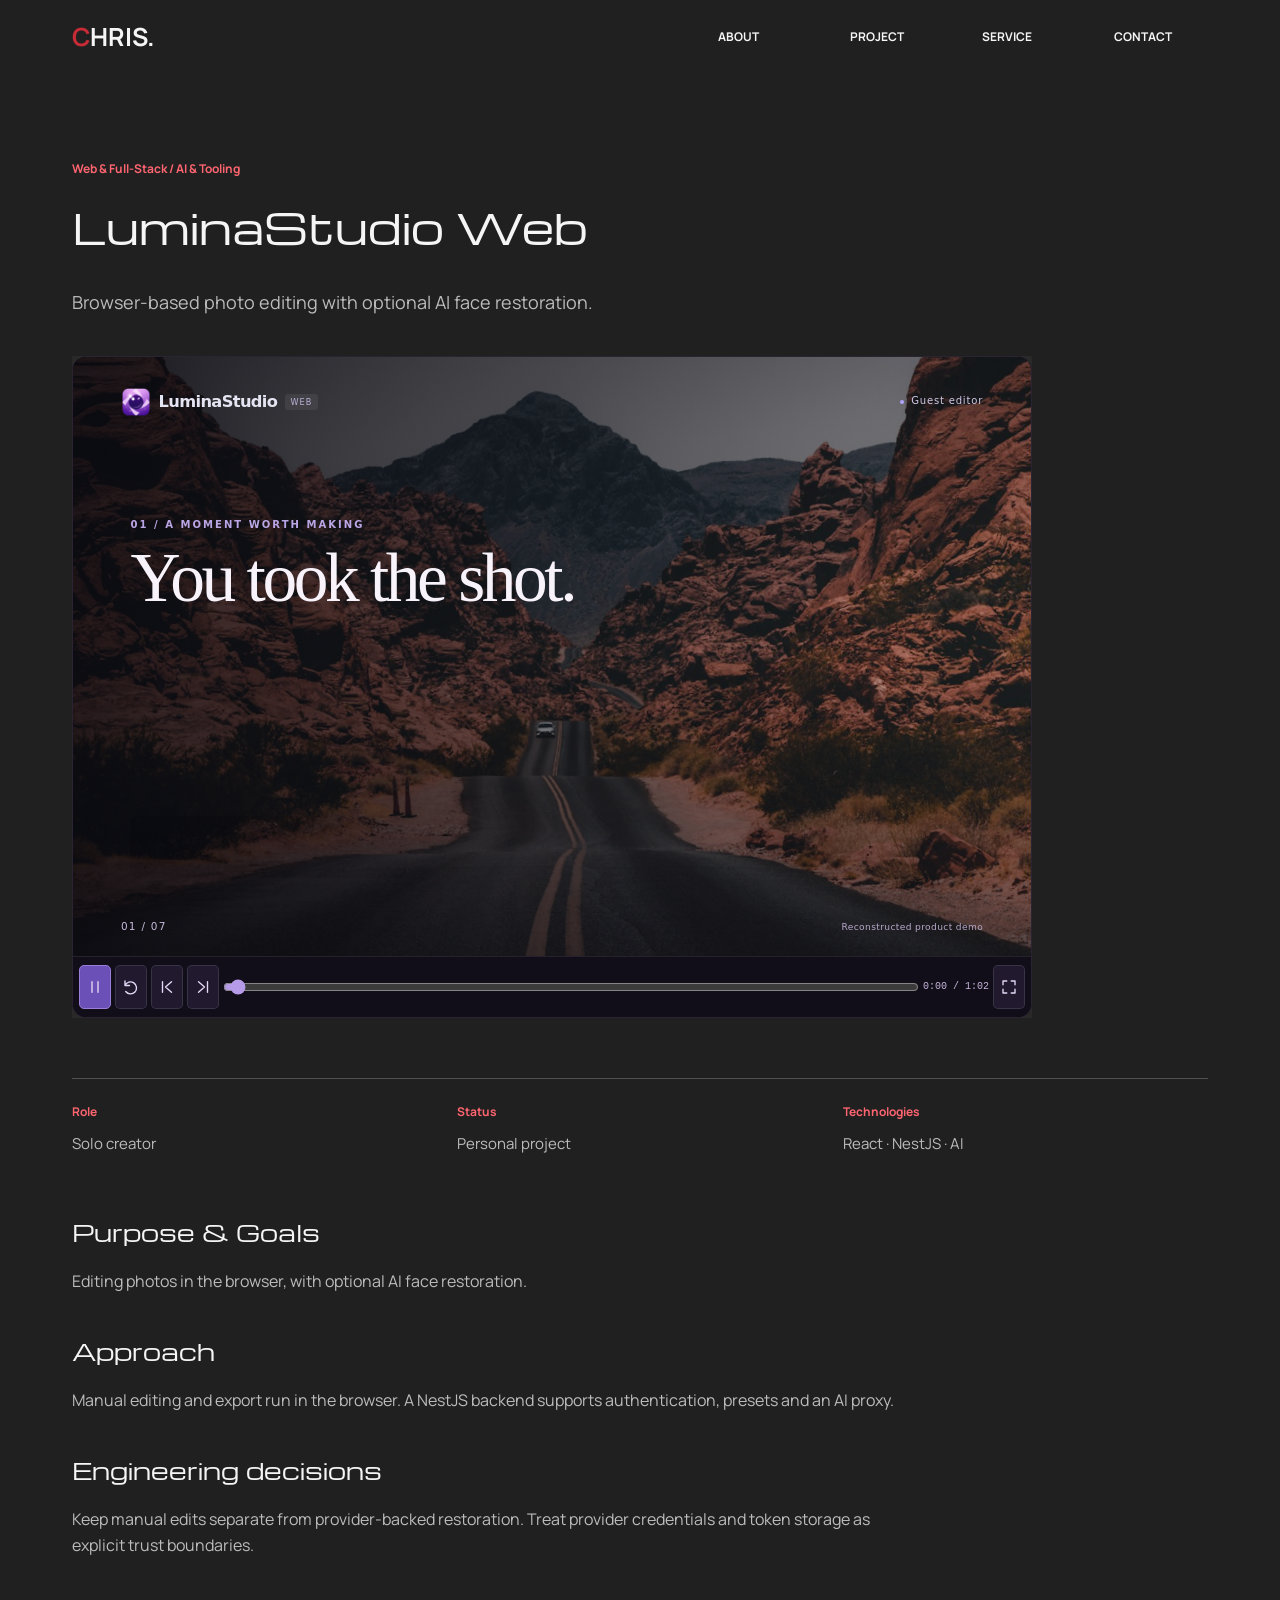
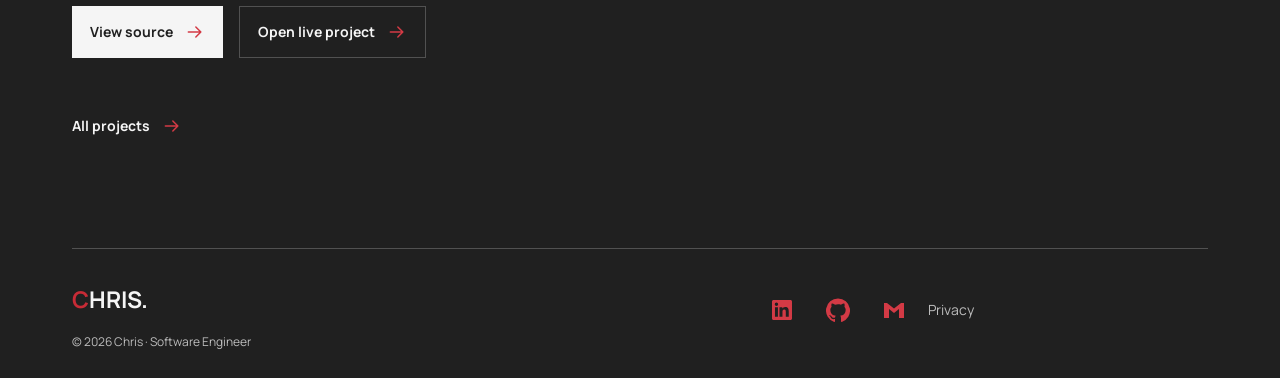
<file: projects/lumina-studio/index.html>
<!DOCTYPE html><html lang="en"><head><meta charSet="utf-8"/><link rel="preconnect" href="/" crossorigin=""/><meta name="viewport" content="width=device-width, initial-scale=1"/><link rel="stylesheet" href="/_next/static/chunks/3tcnra1x0i84_.css" data-precedence="next"/><link rel="preload" as="script" fetchPriority="low" href="/_next/static/chunks/19wg2q9r2_sev.js"/><script src="/_next/static/chunks/1c0mhc5ebbn3y.js" async=""></script><script src="/_next/static/chunks/2khxl0v1q4i6n.js" async=""></script><script src="/_next/static/chunks/turbopack-3-ry682tkyiqk.js" async=""></script><script src="/_next/static/chunks/0umf92h1sb77c.js" async=""></script><script src="/_next/static/chunks/0t4nwodfyttwr.js" async=""></script><title>LuminaStudio Web | Chris — Software Engineer</title><meta name="description" content="Browser-based photo editing with optional AI face restoration."/><meta name="robots" content="index, follow"/><link rel="canonical" href="https://work-w-christianrpaje.me/projects/lumina-studio/"/><meta property="og:title" content="LuminaStudio Web | Chris — Software Engineer"/><meta property="og:description" content="Browser-based photo editing with optional AI face restoration."/><meta property="og:url" content="https://work-w-christianrpaje.me/projects/lumina-studio/"/><meta property="og:site_name" content="Chris — Software Engineer"/><meta property="og:type" content="website"/><meta name="twitter:card" content="summary"/><meta name="twitter:title" content="LuminaStudio Web | Chris — Software Engineer"/><meta name="twitter:description" content="Browser-based photo editing with optional AI face restoration."/><script src="/_next/static/chunks/0cz1d0mv5g_q7.js" noModule=""></script></head><body style="--background:#202020;--surface:#292929;--foreground:#F5F5F5;--muted:#BCBCBC;--decorative:#C72B36;--accent:#FF6570;--functional:#D33A45;--border:#515151;--primary-hover:#FFE4E6;--glow-inner:#A6222E;--glow-mid:#82202B;--desktop-gutter:72px;--mobile-gutter:24px;--card-gap:20px;--card-padding:24px;--control-height:52px;--hero-glow:radial-gradient(ellipse closest-side at center,rgba(166,34,46,0.7600) 0%,rgba(164,34,46,0.7400) 2.5%,rgba(163,34,46,0.7200) 5%,rgba(161,34,46,0.7000) 7.5%,rgba(159,34,45,0.6800) 10%,rgba(158,34,45,0.6600) 12.5%,rgba(156,33,45,0.6400) 15%,rgba(155,33,45,0.6200) 17.5%,rgba(153,33,45,0.6000) 20%,rgba(151,33,45,0.5800) 22.5%,rgba(150,33,45,0.5600) 25%,rgba(148,33,45,0.5400) 27.500000000000004%,rgba(146,33,44,0.5200) 30%,rgba(145,33,44,0.5000) 32.5%,rgba(143,33,44,0.4800) 35%,rgba(141,33,44,0.4600) 37.5%,rgba(140,33,44,0.4400) 40%,rgba(138,32,44,0.4200) 42.5%,rgba(137,32,44,0.4000) 45%,rgba(135,32,43,0.3800) 47.5%,rgba(133,32,43,0.3600) 50%,rgba(132,32,43,0.3400) 52.5%,rgba(130,32,43,0.3200) 55.00000000000001%,rgba(125,32,42,0.3022) 57.49999999999999%,rgba(119,32,42,0.2844) 60%,rgba(114,32,41,0.2667) 62.5%,rgba(108,32,41,0.2489) 65%,rgba(103,32,40,0.2311) 67.5%,rgba(97,32,39,0.2133) 70%,rgba(92,32,39,0.1956) 72.5%,rgba(86,32,38,0.1778) 75%,rgba(81,32,38,0.1600) 77.5%,rgba(76,32,37,0.1422) 80%,rgba(70,32,36,0.1244) 82.5%,rgba(65,32,36,0.1067) 85%,rgba(59,32,35,0.0889) 87.5%,rgba(54,32,34,0.0711) 90%,rgba(48,32,34,0.0533) 92.5%,rgba(43,32,33,0.0356) 95%,rgba(37,32,33,0.0178) 97.5%,rgba(32,32,32,0.0000) 100%)"><div hidden=""><!--$--><!--/$--></div><div class="site-frame"><a class="skip-link" href="#content">Skip to content</a><header class="site-header" data-scrolled="false" data-menu-open="false"><div class="header-inner"><a class="wordmark" href="/" aria-label="Chris — Home"><span>C</span>HRIS.</a><nav class="desktop-navigation" aria-label="Primary"><a href="/#about">ABOUT</a><a href="/#project">PROJECT</a><a href="/#service">SERVICE</a><a href="/#contact">CONTACT</a></nav><button class="menu-toggle" aria-expanded="false" aria-controls="mobile-navigation">MENU +</button></div><nav id="mobile-navigation" class="mobile-navigation" aria-label="Mobile" hidden=""><div class="mobile-menu-items"><div class="mobile-menu-item"><a href="/#about"><span>01</span>ABOUT</a></div><div class="mobile-menu-item"><a href="/#project"><span>02</span>PROJECT</a></div><div class="mobile-menu-item"><a href="/#service"><span>03</span>SERVICE</a></div><div class="mobile-menu-item"><a href="/#contact"><span>04</span>CONTACT</a></div><p>Let’s build something meaningful.</p></div></nav><noscript><nav class="no-script-navigation" aria-label="Primary"><a href="/#about">ABOUT</a><a href="/#project">PROJECT</a><a href="/#service">SERVICE</a><a href="/#contact">CONTACT</a></nav></noscript></header><main id="content" class="auxiliary-page" tabindex="-1"><p class="section-kicker">Web &amp; Full-Stack / AI &amp; Tooling</p><h1>LuminaStudio Web</h1><p class="auxiliary-lead">Browser-based photo editing with optional AI face restoration.</p><div class="project-preview"><div class="animated-showcase" data-compact="false" role="group" aria-label="LuminaStudio Web animated showcase"><img src="/media/lumina-showcase/preview.png" alt="Reconstructed LuminaStudio Web showcase scene" width="958" height="599" loading="lazy" style="aspect-ratio:16 / 10;margin-bottom:60px"/><div data-showcase-frame="true"></div></div></div><dl class="project-facts"><div><dt>Role</dt><dd>Solo creator</dd></div><div><dt>Status</dt><dd>Personal project</dd></div><div><dt>Technologies</dt><dd>React · NestJS · AI</dd></div></dl><article class="story-content"><h2>Purpose &amp; Goals</h2><p>Editing photos in the browser, with optional AI face restoration.</p><h2>Approach</h2><p>Manual editing and export run in the browser. A NestJS backend supports authentication, presets and an AI proxy.</p><h2>Engineering decisions</h2><p>Keep manual edits separate from provider-backed restoration. Treat provider credentials and token storage as explicit trust boundaries.</p></article><nav class="detail-actions" aria-label="Project evidence"><a class="action" href="https://github.com/work-w-chrstnrpj/lumina-studio-web" target="_blank" rel="noreferrer">View source<svg width="20" height="20" viewBox="0 0 20 20" fill="none" aria-hidden="true" class="arrow-icon"><path d="M3.333 10h12.5m-5-5 5 5-5 5" stroke="currentColor" stroke-width="1.5" stroke-linecap="round" stroke-linejoin="round"></path></svg></a><a class="action action-secondary" href="https://luminastudioweb.app/" target="_blank" rel="noreferrer">Open live project<svg width="20" height="20" viewBox="0 0 20 20" fill="none" aria-hidden="true" class="arrow-icon"><path d="M3.333 10h12.5m-5-5 5 5-5 5" stroke="currentColor" stroke-width="1.5" stroke-linecap="round" stroke-linejoin="round"></path></svg></a></nav><a class="project-action" href="/#project">All projects<svg width="20" height="20" viewBox="0 0 20 20" fill="none" aria-hidden="true" class="arrow-icon"><path d="M3.333 10h12.5m-5-5 5 5-5 5" stroke="currentColor" stroke-width="1.5" stroke-linecap="round" stroke-linejoin="round"></path></svg></a></main><footer class="site-footer"><div class="footer-rule"></div><a class="wordmark" href="/" aria-label="Chris — Home"><span>C</span>HRIS.</a><p class="footer-copyright">© <!-- -->2026<!-- --> <!-- -->Chris<!-- --> · <!-- -->Software Engineer</p><div class="footer-links"><div class="social-links"><a href="https://www.linkedin.com/in/work-w-christian-paje/" aria-label="LinkedIn"><svg width="24" height="24" viewBox="0 0 24 24" aria-hidden="true" fill="currentColor"><path d="M20.45 2H3.55C2.69 2 2 2.68 2 3.52v16.96c0 .84.69 1.52 1.55 1.52h16.9c.86 0 1.55-.68 1.55-1.52V3.52c0-.84-.69-1.52-1.55-1.52ZM7.93 18.75H4.98V9.2h2.95v9.55ZM6.45 7.9a1.71 1.71 0 1 1 0-3.42 1.71 1.71 0 0 1 0 3.42Zm12.3 10.85H15.8V14.1c0-1.11-.02-2.54-1.55-2.54-1.55 0-1.79 1.21-1.79 2.46v4.73H9.51V9.2h2.83v1.3h.04c.39-.74 1.36-1.53 2.8-1.53 3 0 3.57 1.97 3.57 4.53v5.25Z"></path></svg></a><a href="https://github.com/work-w-chrstnrpj" aria-label="GitHub"><svg width="24" height="24" viewBox="0 0 24 24" aria-hidden="true" fill="currentColor"><path d="M12 .5a12 12 0 0 0-3.793 23.385c.6.111.82-.261.82-.577v-2.234c-3.338.726-4.043-1.416-4.043-1.416-.546-1.387-1.333-1.756-1.333-1.756-1.09-.745.083-.729.083-.729 1.205.085 1.839 1.237 1.839 1.237 1.07 1.834 2.807 1.304 3.492.997.108-.775.419-1.305.762-1.605-2.665-.303-5.467-1.333-5.467-5.931 0-1.31.469-2.381 1.236-3.221-.124-.303-.536-1.524.117-3.176 0 0 1.008-.323 3.301 1.23A11.5 11.5 0 0 1 12 6.3c1.02.005 2.047.138 3.006.404 2.291-1.553 3.297-1.23 3.297-1.23.655 1.652.243 2.873.119 3.176.77.84 1.235 1.911 1.235 3.221 0 4.61-2.807 5.625-5.479 5.922.43.372.823 1.102.823 2.222v3.293c0 .319.216.694.825.576A12 12 0 0 0 12 .5Z"></path></svg></a><a href="mailto:christianrpaje.work@gmail.com" aria-label="Email Chris"><svg width="24" height="24" viewBox="0 0 24 24" aria-hidden="true" fill="currentColor"><path d="M2 5h3l7 5.5L19 5h3v15h-5V11l-5 4-5-4v9H2Z"></path></svg></a></div><a href="/privacy/">Privacy</a></div></footer></div><!--$--><!--/$--><script id="_R_">(globalThis["TURBOPACK"] || (globalThis["TURBOPACK"] = [])).push({"otherChunks":["static/chunks/19wg2q9r2_sev.js","static/chunks/1c0mhc5ebbn3y.js","static/chunks/2khxl0v1q4i6n.js"],"runtimeModuleIds":[94553]});</script><script src="/_next/static/chunks/19wg2q9r2_sev.js" async=""></script><script>(self.__next_f=self.__next_f||[]).push([0])</script><script>self.__next_f.push([1,"1:\"$Sreact.fragment\"\n3:\"/_next/static/chunks/0umf92h1sb77c.js\"\n4:I[39756,[\"$3\"],\"default\"]\n5:I[37457,[\"$3\"],\"default\"]\n6:\"/_next/static/chunks/0t4nwodfyttwr.js\"\n7:I[25917,[\"$3\",\"$6\"],\"Header\"]\n12:I[68027,[\"$3\"],\"default\",1]\n:HL[\"/_next/static/chunks/3tcnra1x0i84_.css\",\"style\"]\n:HC[\"/\",\"\"]\n2:T4c4,radial-gradient(ellipse closest-side at center,rgba(166,34,46,0.7600) 0%,rgba(164,34,46,0.7400) 2.5%,rgba(163,34,46,0.7200) 5%,rgba(161,34,46,0.7000) 7.5%,rgba(159,34,45,0.6800) 10%,rgba(158,34,45,0.6600) 12.5%,rgba(156,33,45,0.6400) 15%,rgba(155,33,45,0.6200) 17.5%,rgba(153,33,45,0.6000) 20%,rgba(151,33,45,0.5800) 22.5%,rgba(150,33,45,0.5600) 25%,rgba(148,33,45,0.5400) 27.500000000000004%,rgba(146,33,44,0.5200) 30%,rgba(145,33,44,0.5000) 32.5%,rgba(143,33,44,0.4800) 35%,rgba(141,33,44,0.4600) 37.5%,rgba(140,33,44,0.4400) 40%,rgba(138,32,44,0.4200) 42.5%,rgba(137,32,44,0.4000) 45%,rgba(135,32,43,0.3800) 47.5%,rgba(133,32,43,0.3600) 50%,rgba(132,32,43,0.3400) 52.5%,rgba(130,32,43,0.3200) 55.00000000000001%,rgba(125,32,42,0.3022) 57.49999999999999%,rgba(119,32,42,0.2844) 60%,rgba(114,32,41,0.2667) 62.5%,rgba(108,32,41,0.2489) 65%,rgba(103,32,40,0.2311) 67.5%,rgba(97,32,39,0.2133) 70%,rgba(92,32,39,0.1956) 72.5%,rgba(86,32,38,0.1778) 75%,rgba(81,32,38,0.1600) 77.5%,rgba(76,32,37,0.1422) 80%,rgba(70,32,36,0.1244) 82.5%,rgba(65,32,36,0.1067) 85%,rgba(59,32,35,0.0889) 87.5%,rgba(54,32,34,0.0711) 90%,rgba(48,32,34,0.0533) 92.5%,rgba(43,32,33,0.0356) 95%,rgba(37,32,33,0.0178) 97.5%,rgba(32,32,32,0.0000) 100%)c:X\nf:[[\"children\",{\"s\":\"__PAGE__\",\"h\":512,\"d\":{\"r\":\"$L10\",\"p\":false,\"v\":null}}]]\nd:[[\"children\",{\"s\":{\"n\":\"slug\",\"t\":\"d\",\"k\":\"lumina-studio\",\"s\":[]},\"h\":66048,\"d\":{\"r\":\"$Le\",\"p\":false,\"v\":\"$c\"},\"c\":\"$Qf\"}]]\na:[[\"children\",{\"s\":\"projects\",\"h\":131584,\"d\":{\"r\":\"$Lb\",\"p\":false,\"v\":\"$c\"},\"c\":\"$Qd\"}]]\n0:{\"P\":null,\"c\":[\"\",\"projects\",\"lumina-studio\",\"\"],\"q\":\"\",\"i\":false,\"t\":{\"t\":{\"s\":\"\",\"h\":131600,\"d\":{\"r\":[\"$\",\"$1\",\"c\",{\"children\":[[[\"$\",\"link\",\"0\",{\"rel\":\"stylesheet\",\"href\":\"/_next/static/chunks/3tcnra1x0i84_.css\",\"precedence\":\"next\",\"crossOrigin\":\"$undefined\",\"nonce\":\"$undefined\"}],[\"$\",\"script\",\"script-0\",{\"src\":\"/_next/static/chunks/0umf92h1sb77c.js\",\"async\":true,\"nonce\":\"$undefined\"}]],[\"$\",\"html\",null,{\"lang\":\"en\",\"children\":[\"$\",\"body\",null,{\"style\":{\"--background\":\"#202020\",\"--surface\":\"#292929\",\"--foreground\":\"#F5F5F5\",\"--muted\":\"#BCBCBC\",\"--decorative\":\"#C72B36\",\"--accent\":\"#FF6570\",\"--functional\":\"#D33A45\",\"--border\":\"#515151\",\"--primary-hover\":\"#FFE4E6\",\"--glow-inner\":\"#A6222E\",\"--glow-mid\":\"#82202B\",\"--desktop-gutter\":\"72px\",\"--mobile-gutter\":\"24px\",\"--card-gap\":\"20px\",\"--card-padding\":\"24px\",\"--control-height\":\"52px\",\"--hero-glow\":\"$2\"},\"children\":[\"$\",\"$L4\",null,{\"parallelRouterKey\":\"children\",\"error\":\"$undefined\",\"errorStyles\":\"$undefined\",\"errorScripts\":\"$undefined\",\"template\":[\"$\",\"$L5\",null,{}],\"templateStyles\":\"$undefined\",\"templateScripts\":\"$undefined\",\"notFound\":[[\"$\",\"div\",null,{\"className\":\"site-frame\",\"children\":[[\"$\",\"a\",null,{\"className\":\"skip-link\",\"href\":\"#content\",\"children\":\"Skip to content\"}],[\"$\",\"$L7\",null,{\"profile\":{\"name\":\"Chris\",\"fullName\":\"Christian Paje\",\"wordmark\":\"CHRIS.\",\"roles\":[\"Software Engineer\",\"Full-Stack Engineer\",\"AI Engineer\"],\"biography\":\"I build full-stack applications, backend integrations, and practical AI experiences. My professional work spans banking workflows, authentication, KYC onboarding, and enterprise AI.\",\"email\":\"christianrpaje.work@gmail.com\",\"portrait\":{\"src\":\"/media/chris-monochrome.webp\",\"alt\":\"Chris in a suit and glasses\",\"width\":965,\"height\":1630,\"provenance\":\"Owner-supplied portrait; approved monochrome design asset.\"},\"hero\":{\"headline\":[\"Thoughtful ideas.\",\"Precisely built.\"],\"mobileHeadline\":[\"Thoughtful\",\"ideas.\",\"Precisely built.\"],\"introduction\":\"I’m Chris, a software engineer building full-stack applications and practical AI experiences.\",\"positioning\":\"SOFTWARE ENGINEER / FULL-STACK / AI\",\"mobilePositioning\":\"SOFTWARE / FULL-STACK / AI\",\"primary\":{\"label\":\"Explore Projects\",\"section\":\"project\"},\"secondary\":{\"label\":\"Hire Me\",\"section\":\"contact\"},\"portraitCaption\":\"Engineer. Builder. Problem solver.\",\"disciplines\":[{\"id\":\"software\",\"title\":\"Software\",\"description\":\"Thoughtful architecture\"},{\"id\":\"fullstack\",\"title\":\"Full-stack\",\"description\":\"From interface to API\"},{\"id\":\"ai\",\"title\":\"Applied AI\",\"description\":\"Practical intelligence\"}]},\"socials\":[{\"id\":\"linkedin\",\"label\":\"LinkedIn\",\"icon\":\"linkedin\",\"url\":\"https://www.linkedin.com/in/work-w-christian-paje/\"},{\"id\":\"github\",\"label\":\"GitHub\",\"icon\":\"github\",\"url\":\"https://github.com/work-w-chrstnrpj\"},{\"id\":\"email\",\"label\":\"Email Chris\",\"icon\":\"email\",\"url\":\"mailto:christianrpaje.work@gmail.com\"}],\"expertise\":[{\"id\":\"fullstack\",\"title\":\"Full-stack\",\"tools\":\"React · Java · Spring Boot\"},{\"id\":\"integration\",\"title\":\"Integration\",\"tools\":\"REST · SSO / RBAC · Databases\"},{\"id\":\"ai\",\"title\":\"Applied AI\",\"tools\":\"Spring AI · RAG · MCP\"}],\"resume\":{\"available\":true,\"label\":\"Download resume\",\"path\":\"/media/Christian_Paje_CV.pdf\"}},\"navigation\":[{\"id\":\"about\",\"label\":\"ABOUT\"},{\"id\":\"project\",\"label\":\"PROJECT\"},{\"id\":\"service\",\"label\":\"SERVICE\"},{\"id\":\"contact\",\"label\":\"CONTACT\"}],\"copy\":{\"about\":{\"kicker\":\"01 / ABOUT ME\",\"title\":\"Engineering with\\npurpose.\"},\"project\":{\"kicker\":\"02 / SELECTED PERSONAL WORK\",\"title\":\"Ideas made tangible.\",\"lead\":\"Six personal projects. Built independently, from concept to code.\"},\"service\":{\"kicker\":\"03 / WHAT I CAN HELP WITH\",\"title\":\"Built around your needs.\",\"lead\":\"From a focused feature to a connected application.\"},\"contact\":{\"kicker\":\"04 / LET’S CONNECT\",\"title\":\"Have something\\nin mind?\",\"lead\":\"A role, a project, or an idea worth exploring. Let’s talk.\"},\"experience\":\"Experience\",\"education\":\"Education\",\"skills\":\"Skills \u0026 technologies\",\"skillsLead\":\"The languages, tools and practices behind my work.\",\"projectAttribution\":\"PERSONAL PROJECT · SOLO CREATOR\",\"projectPreview\":\"PROJECT PREVIEW / COMING NEXT\",\"viewProject\":\"View project\",\"allProjects\":\"All projects\",\"noProjects\":\"No projects in this category.\",\"showAll\":\"Show all\",\"discuss\":{\"label\":\"Discuss a Project\",\"section\":\"contact\"},\"privacy\":\"Privacy\",\"home\":\"Home\",\"menuOpen\":\"MENU +\",\"menuClose\":\"CLOSE ×\",\"menuClosing\":\"Let’s build something meaningful.\",\"skip\":\"Skip to content\",\"footer\":\"Software Engineer\",\"auxiliary\":{\"caseStudyHeadings\":{\"Problem\":\"Purpose \u0026 Goals\"},\"role\":\"Role\",\"status\":\"Status\",\"stack\":\"Technologies\",\"evidence\":\"Project evidence\",\"source\":\"View source\",\"live\":\"Open live project\",\"video\":\"Watch demo\",\"transcript\":\"Read transcript\",\"privacyLead\":\"How this portfolio handles information you choose to share.\",\"privacyContact\":\"Questions about your information\",\"privacyLinks\":[{\"label\":\"Web3Forms privacy\",\"url\":\"https://web3forms.com/privacy\"},{\"label\":\"hCaptcha privacy\",\"url\":\"https://www.hcaptcha.com/privacy\"},{\"label\":\"GitHub privacy\",\"url\":\"https://docs.github.com/en/site-policy/privacy-policies/github-general-privacy-statement\"}],\"privacySections\":[{\"title\":\"Browsing\",\"body\":\"This static portfolio has no visitor accounts, application database or application analytics. The hosting provider may process request information to serve and secure the site.\"},{\"title\":\"Contact messages\",\"body\":\"When the contact form is enabled, your name, email, inquiry type, optional company and message pass directly to Web3Forms and the receiving inbox. The public form identifier identifies the recipient configuration. Provider acceptance does not guarantee inbox delivery. The portfolio does not store messages in an application database.\"},{\"title\":\"Spam protection\",\"body\":\"The enabled form loads hCaptcha to check submissions for abuse. That external service may process technical and interaction information under its own policies. No captcha loads while this portfolio’s form is disabled. Direct email remains available.\"},{\"title\":\"Retention and your choices\",\"body\":\"Message retention depends on the form provider and receiving inbox. Exact account retention settings must be verified before form activation; this site does not promise immediate deletion or zero provider storage. Contact the portfolio owner to ask about messages you have sent.\"},{\"title\":\"External services\",\"body\":\"Source, social and demo links open external sites with their own privacy practices. Read the service policies below for more information.\"}],\"notFoundTitle\":\"Page not found.\",\"notFoundLead\":\"This address is unavailable. Return home to explore the current work.\"}}}],\"$L8\",\"$L9\"]}],[]],\"forbidden\":\"$undefined\",\"unauthorized\":\"$undefined\"}]}]}]]}],\"p\":false,\"v\":null},\"c\":\"$Qa\"},\"h\":{\"r\":\"$L11\",\"p\":false,\"v\":null}},\"m\":\"$undefined\",\"G\":[\"$12\",[\"$L13\"]],\"S\":true,\"r\":\"$undefined\",\"s\":\"$undefined\",\"a\":\"$undefined\",\"l\":\"$undefined\",\"p\":\"$undefined\",\"d\":\"$undefined\",\"b\":\"yEjSKyEud0TG5LdQdmSpo\"}\n15:I[97367,[\"$3\"],\"OutletBoundary\"]\n16:\"$Sreact.suspense\"\n18:\"ViewportBoundary\"\n19:I[97367,[\"$3\"],\"$18\"]\n1b:\"MetadataBoundary\"\n1c:I[97367,[\"$3\"],\"$1b\"]\n8:[\"$\",\"main\",null,{\"id\":\"content\",\"className\":\"auxiliary-page\",\"tabIndex\":-1,\"children\":[[\"$\",\"p\",null,{\"className\":\"section-kicker\",\"children\":\"404\"}],[\"$\",\"h1\",null,{\"children\":\"Page not found.\"}],[\"$\",\"p\",null,{\"className\":\"auxiliary-lead\",\"children\":\"This address is unavailable. Return home to explore the current work.\"}],[\"$\",\"a\",null,{\"className\":\"action\",\"href\":\"/\",\"children\":\"Home\"}]]}]\n9:[\"$\",\"footer\",null,{\"className\":\"site-footer\",\"children\":[[\"$\",\"div\",null,{\"className\":\"footer-rule\"}],[\"$\",\"a\",null,{\"className\":\"wordmark\",\"href\":\"/\",\"aria-label\":\"Chris — Home\",\"children\":[[\"$\",\"span\",null,{\"children\":\"C\"}],\"HRIS.\"]}],[\"$\",\"p\",null,{\"className\":\"footer-copyright\",\"children\":[\"© \",2026,\" \",\"Chris\",\" · \",\"Software Engineer\"]}],[\"$\",\"div\",null,{\"className\":\"footer-links\",\"children\":[[\"$\",\"div\",null,{\"className\":\"social-links\",\"children\":[[\"$\",\"a\",\"linkedin\",{\"href\":\"https://www.linkedin.com/in/work-w-christian-paje/\",\"aria-label\":\"LinkedIn\",\"children\":[\"$\",\"svg\",null,{\"width\":\"24\",\"height\":\"24\",\"viewBox\":\"0 0 24 24\",\"aria-hidden\":\"true\",\"fill\":\"currentColor\",\"children\":[\"$\",\"path\",null,{\"d\":\"M20.45 2H3.55C2.69 2 2 2.68 2 3.52v16.96c0 .84.69 1.52 1.55 1.52h16.9c.86 0 1.55-.68 1.55-1.52V3.52c0-.84-.69-1.52-1.55-1.52ZM7.93 18.75H4.98V9.2h2.95v9.55ZM6.45 7.9a1.71 1.71 0 1 1 0-3.42 1.71 1.71 0 0 1 0 3.42Zm12.3 10.85H15.8V14.1c0-1.11-.02-2.54-1.55-2.54-1.55 0-1.79 1.21-1.79 2.46v4.73H9.51V9.2h2.83v1.3h.04c.39-.74 1.36-1.53 2.8-1.53 3 0 3.57 1.97 3.57 4.53v5.25Z\"}]}]}],[\"$\",\"a\",\"github\",{\"href\":\"https://github.com/work-w-chrstnrpj\",\"aria-label\":\"GitHub\",\"children\":[\"$\",\"svg\",null,{\"width\":\"24\",\"height\":\"24\",\"viewBox\":\"0 0 24 24\",\"aria-hidden\":\"true\",\"fill\":\"currentColor\",\"children\":[\"$\",\"path\",null,{\"d\":\"M12 .5a12 12 0 0 0-3.793 23.385c.6.111.82-.261.82-.577v-2.234c-3.338.726-4.043-1.416-4.043-1.416-.546-1.387-1.333-1.756-1.333-1.756-1.09-.745.083-.729.083-.729 1.205.085 1.839 1.237 1.839 1.237 1.07 1.834 2.807 1.304 3.492.997.108-.775.419-1.305.762-1.605-2.665-.303-5.467-1.333-5.467-5.931 0-1.31.469-2.381 1.236-3.221-.124-.303-.536-1.524.117-3.176 0 0 1.008-.323 3.301 1.23A11.5 11.5 0 0 1 12 6.3c1.02.005 2.047.138 3.006.404 2.291-1.553 3.297-1.23 3.297-1.23.655 1.652.243 2.873.119 3.176.77.84 1.235 1.911 1.235 3.221 0 4.61-2.807 5.625-5.479 5.922.43.372.823 1.102.823 2.222v3.293c0 .319.216.694.825.576A12 12 0 0 0 12 .5Z\"}]}]}],[\"$\",\"a\",\"email\",{\"href\":\"mailto:christianrpaje.work@gmail.com\",\"aria-label\":\"Email Chris\",\"children\":[\"$\",\"svg\",null,{\"width\":\"24\",\"height\":\"24\",\"viewBox\":\"0 0 24 24\",\"aria-hidden\":\"true\",\"fill\":\"currentColor\",\"children\":[\"$\",\"path\",null,{\"d\":\"M2 5h3l7 5.5L19 5h3v15h-5V11l-5 4-5-4v9H2Z\"}]}]}]]}],[\"$\",\"a\",null,{\"href\":\"/privacy/\",\"children\":\"Privacy\"}]]}]]}]\nb:[\"$\",\"$1\",\"c\",{\"children\":[null,[\"$\",\"$L4\",null,{\"parallelRouterKey\":\"children\",\"error\":\"$undefined\",\"errorStyles\":\"$undefined\",\"errorScripts\":\"$undefined\",\"template\":[\"$\",\"$L5\",null,{}],\"templateStyles\":\"$undefined\",\"templateScripts\":\"$undefined\",\"notFound\":\"$undefined\",\"forbidden\":\"$undefined\",\"unauthorized\":\"$undefined\"}]]}]\ne:[\"$\",\"$1\",\"c\",{\"children\":[null,[\"$\",\"$L4\",null,{\"parallelRouterKey\":\"children\",\"error\":\"$undefined\",\"errorStyles\":\"$undefined\",\"errorScripts\":\"$undefined\",\"template\":[\"$\",\"$L5\",null,{}],\"templateStyles\":\"$undefined\",\"templateScripts\":\"$undefined\",\"notFound\":\"$undefined\",\"forbidden\":\"$undefined\",\"unauthorized\":\"$undefined\"}]]}]\n10:[\"$\",\"$1\",\"c\",{\"children\":[\"$L14\",[[\"$\",\"script\",\"script-0\",{\"src\":\"/_next/static/chunks/0t4nwodfyttwr.js\",\"async\":true,\"nonce\":\"$undefined\"}]],[\"$\",\"$L15\",null,{\"children\":[\"$\",\"$16\",null,{\"name\":\"Next.MetadataOutlet\",\"children\":\"$@17\"}]}]]}]\n11:[\"$\",\"$1\",\"h\",{\"children\":[null,[\"$\",\"$L19\",null,{\"children\":\"$L1a\"}],[\"$\",\"$L1c\",null,{\"children\":[[\"$\",\"div\",null,{\"hidden\":true,\"children\":[\"$\",\"$16\",null,{\"name\":\"Next.Metadata\",\"children\":\"$L1d\"}]}],null]}],null]}]\n13:[\"$\",\"link\",\"0\",{\"rel\":\"stylesheet\",\"href\":\"/_next/static/chunks/3tcnra1x0i84_.css\",\"precedence\":\"next\",\"crossOrigin\":\"$undefined\",\"nonce\":\"$undefined\"}]\nc:C\n14:[\"$\",\"div\",null,{\"className\":\"site-frame\",\"children\":[[\"$\",\"a\",null,{\"className\":\"skip-link\",\"href\":\"#content\",\"children\":\"Skip to content\"}],[\"$\",\"$L7\",null,{\"profile\":{\"name\":\"Chris\",\"fullName\":\"Christian Paje\",\"wordmark\":\"CHRIS.\",\"roles\":[\"Software Engineer\",\"Full-Stack Engineer\",\"AI Engineer\"],\"biography\":\"I build full-stack applications, backend integrations, and practical AI experiences. My professional work spans banking workflows, authentication, KYC onboarding, and enterprise AI.\",\"email\":\"christianrpaje.work@gmail.com\",\"portrait\":{\"src\":\"/media/chris-monochrome.webp\",\"alt\":\"Chris in a suit and glasses\",\"width\":965,\"height\":1630,\"provenance\":\"Owner-supplied portrait; approved monochrome design asset.\"},\"hero\":{\"headline\":[\"Thoughtful ideas.\",\"Precisely built.\"],\"mobileHeadline\":[\"Thoughtful\",\"ideas.\",\"Precisely built.\"],\"introduction\":\"I’m Chris, a software engineer building full-stack applications and practical AI experiences.\",\"positioning\":\"SOFTWARE ENGINEER / FULL-STACK / AI\",\"mobilePositioning\":\"SOFTWARE / FULL-STACK / AI\",\"primary\":{\"label\":\"Explore Projects\",\"section\":\"project\"},\"secondary\":{\"label\":\"Hire Me\",\"section\":\"contact\"},\"portraitCaption\":\"Engineer. Builder. Problem solver.\",\"disciplines\":[{\"id\":\"software\",\"title\":\"Software\",\"description\":\"Thoughtful architecture\"},{\"id\":\"fullstack\",\"title\":\"Full-stack\",\"description\":\"From interface to API\"},{\"id\":\"ai\",\"title\":\"Applied AI\",\"description\":\"Practical intelligence\"}]},\"socials\":[{\"id\":\"linkedin\",\"label\":\"LinkedIn\",\"icon\":\"linkedin\",\"url\":\"https://www.linkedin.com/in/work-w-christian-paje/\"},{\"id\":\"github\",\"label\":\"GitHub\",\"icon\":\"github\",\"url\":\"https://github.com/work-w-chrstnrpj\"},{\"id\":\"email\",\"label\":\"Email Chris\",\"icon\":\"email\",\"url\":\"mailto:christianrpaje.work@gmail.com\"}],\"expertise\":[{\"id\":\"fullstack\",\"title\":\"Full-stack\",\"tools\":\"React · Java · Spring Boot\"},{\"id\":\"integration\",\"title\":\"Integration\",\"tools\":\"REST · SSO / RBAC · Databases\"},{\"id\":\"ai\",\"title\":\"Applied AI\",\"tools\":\"Spring AI · RAG · MCP\"}],\"resume\":{\"available\":true,\"label\":\"Download resume\",\"path\":\"/media/Christian_Paje_CV.pdf\"}},\"navigation\":[{\"id\":\"about\",\"label\":\"ABOUT\"},{\"id\":\"project\",\"label\":\"PROJECT\"},{\"id\":\"service\",\"label\":\"SERVICE\"},{\"id\":\"contact\",\"label\":\"CONTACT\"}],\"copy\":{\"about\":{\"kicker\":\"01 / ABOUT ME\",\"title\":\"Engineering with\\npurpose.\"},\"project\":{\"kicker\":\"02 / SELECTED PERSONAL WORK\",\"title\":\"Ideas made tangible.\",\"lead\":\"Six personal projects. Built independently, from concept to code.\"},\"service\":{\"kicker\":\"03 / WHAT I CAN HELP WITH\",\"title\":\"Built around your needs.\",\"lead\":\"From a focused feature to a connected application.\"},\"contact\":{\"kicker\":\"04 / LET’S CONNECT\",\"title\":\"Have something\\nin mind?\",\"lead\":\"A role, a project, or an idea worth exploring. Let’s talk.\"},\"experience\":\"Experience\",\"education\":\"Education\",\"skills\":\"Skills \u0026 technologies\",\"skillsLead\":\"The languages, tools and practices behind my work.\",\"projectAttribution\":\"PERSONAL PROJECT · SOLO CREATOR\",\"projectPreview\":\"PROJECT PREVIEW / COMING NEXT\",\"viewProject\":\"View project\",\"allProjects\":\"All projects\",\"noProjects\":\"No projects in this category.\",\"showAll\":\"Show all\",\"discuss\":{\"label\":\"Discuss a Project\",\"section\":\"contact\"},\"privacy\":\"Privacy\",\"home\":\"Home\",\"menuOpen\":\"MENU +\",\"menuClose\":\"CLOSE ×\",\"menuClosing\":\"Let’s build something meaningful.\",\"skip\":\"Skip to content\",\"footer\":\"Software Engineer\",\"auxiliary\":{\"caseStudyHeadings\":{\"Problem\":\"Purpose \u0026 Goals\"},\"role\":\"Role\",\"status\":\"Status\",\"stack\":\"Technologies\",\"evidence\":\"Project evidence\",\"source\":\"View source\",\"live\":\"Open live project\",\"video\":\"Watch demo\",\"transcript\":\"Read transcript\",\"privacyLead\":\"How this portfolio handles information you choose to share.\",\"privacyContact\":\"Questions about your information\",\"privacyLinks\":[{\"label\":\"Web3Forms privacy\",\"url\":\"https://web3forms.com/privacy\"},{\"label\":\"hCaptcha privacy\",\"url\":\"https://www.hcaptcha.com/privacy\"},{\"label\":\"GitHub privacy\",\"url\":\"https://docs.github.com/en/site-policy/privacy-policies/github-general-privacy-statement\"}],\"privacySections\":[{\"title\":\"Browsing\",\"body\":\"This static portfolio has no visitor accounts, application database or application analytics. The hosting provider may process request information to serve and secure the site.\"},{\"title\":\"Contact messages\",\"body\":\"When the contact form is enabled, your name, email, inquiry type, optional company and message pass directly to Web3Forms and the receiving inbox. The public form identifier identifies the recipient configuration. Provider acceptance does not guarantee inbox delivery. The portfolio does not store messages in an application database.\"},{\"title\":\"Spam protection\",\"body\":\"The enabled form loads hCaptcha to check submissions for abuse. That external service may process technical and interaction information under its own policies. No captcha loads while this portfolio’s form is disabled. Direct email remains available.\"},{\"title\":\"Retention and your choices\",\"body\":\"Message retention depends on the form provider and receiving inbox. Exact account retention settings must be verified before form activation; this site does not promise immediate deletion or zero provider storage. Contact the portfolio owner to ask about messages you have sent.\"},{\"title\":\"External services\",\"body\":\"Source, social and demo links open external sites with their own privacy practices. Read the service policies below for more information.\"}],\"notFoundTitle\":\"Page not found.\",\"notFoundLead\":\"This address is unavailable. Return home to explore the current work.\"}}}],\"$L1e\",\"$L1f\"]}]\n20:\"AnimatedShowcase\"\n21:I[43058,[\"$3\",\"$6\"],\"$20\"]\n1e:[\"$\",\"main\",null,{\"id\":\"content\",\"className\":\"auxiliary-page\",\"tabIndex\":-1,\"children\":[[\"$\",\"p\",null,{\"className\":\"section-kicker\",\"children\":\"Web \u0026 Full-Stack / AI \u0026 Tooling\"}],[\"$\",\"h1\",null,{\"children\":\"LuminaStudio Web\"}],[\"$\",\"p\",null,{\"className\":\"auxiliary-lead\",\"children\":\"Browser-based photo editing with optional AI face restoration.\"}],[[\"$\",\"div\",null,{\"className\":\"project-preview\",\"children\":[\"$\",\"$L21\",null,{\"showcase\":{\"module\":\"/media/lumina-showcase/bravado.js\",\"stylesheet\":\"/media/lumina-showcase/bravado.css\",\"label\":\"LuminaStudio Web animated showcase\",\"poster\":{\"src\":\"/media/lumina-showcase/preview.png\",\"alt\":\"Reconstructed LuminaStudio Web showcase scene\",\"width\":958,\"height\":599,\"provenance\":\"Locally captured frame of the owner-supplied Bravado animation; reconstructed product UI and fictional examples, not a native app screenshot.\"},\"compactRatio\":\"4 / 3\",\"detailRatio\":\"16 / 10\"}}]}],[\"$\",\"dl\",null,{\"className\":\"project-facts\",\"children\":[[\"$\",\"div\",null,{\"children\":[[\"$\",\"dt\",null,{\"children\":\"Role\"}],[\"$\",\"dd\",null,{\"children\":\"Solo creator\"}]]}],[\"$\",\"div\",null,{\"children\":[[\"$\",\"dt\",null,{\"children\":\"Status\"}],[\"$\",\"dd\",null,{\"children\":\"Personal project\"}]]}],[\"$\",\"div\",null,{\"children\":[[\"$\",\"dt\",null,{\"children\":\"Technologies\"}],[\"$\",\"dd\",null,{\"children\":\"React · NestJS · AI\"}]]}]]}],[\"$\",\"article\",null,{\"className\":\"story-content\",\"children\":[[\"$\",\"h2\",\"0\",{\"children\":\"Purpose \u0026 Goals\"}],[\"$\",\"p\",\"1\",{\"children\":\"Editing photos in the browser, with optional AI face restoration.\"}],[\"$\",\"h2\",\"2\",{\"children\":\"Approach\"}],[\"$\",\"p\",\"3\",{\"children\":\"Manual editing and export run in the browser. A NestJS backend supports authentication, presets and an AI proxy.\"}],[\"$\",\"h2\",\"4\",{\"children\":\"Engineering decisions\"}],[\"$\",\"p\",\"5\",{\"children\":\"Keep manual edits separate from provider-backed restoration. Treat provider credentials and token storage as explicit trust boundaries.\"}]]}],false,[\"$\",\"nav\",null,{\"className\":\"detail-actions\",\"aria-label\":\"Project evidence\",\"children\":[[\"$\",\"a\",null,{\"className\":\"action\",\"href\":\"https://github.com/work-w-chrstnrpj/lumina-studio-web\",\"target\":\"_blank\",\"rel\":\"noreferrer\",\"children\":[\"View source\",[\"$\",\"svg\",null,{\"width\":\"20\",\"height\":\"20\",\"viewBox\":\"0 0 20 20\",\"fill\":\"none\",\"aria-hidden\":\"true\",\"className\":\"arrow-icon\",\"children\":[\"$\",\"path\",null,{\"d\":\"M3.333 10h12.5m-5-5 5 5-5 5\",\"stroke\":\"currentColor\",\"strokeWidth\":\"1.5\",\"strokeLinecap\":\"round\",\"strokeLinejoin\":\"round\"}]}]]}],[\"$\",\"a\",null,{\"className\":\"action action-secondary\",\"href\":\"https://luminastudioweb.app/\",\"target\":\"_blank\",\"rel\":\"noreferrer\",\"children\":[\"Open live project\",[\"$\",\"svg\",null,{\"width\":\"20\",\"height\":\"20\",\"viewBox\":\"0 0 20 20\",\"fill\":\"none\",\"aria-hidden\":\"true\",\"className\":\"arrow-icon\",\"children\":[\"$\",\"path\",null,{\"d\":\"M3.333 10h12.5m-5-5 5 5-5 5\",\"stroke\":\"currentColor\",\"strokeWidth\":\"1.5\",\"strokeLinecap\":\"round\",\"strokeLinejoin\":\"round\"}]}]]}],\"$undefined\"]}],[\"$\",\"a\",null,{\"className\":\"project-action\",\"href\":\"/#project\",\"children\":[\"All projects\",[\"$\",\"svg\",null,{\"width\":\"20\",\"height\":\"20\",\"viewBox\":\"0 0 20 20\",\"fill\":\"none\",\"aria-hidden\":\"true\",\"className\":\"arrow-icon\",\"children\":[\"$\",\"path\",null,{\"d\":\"M3.333 10h12.5m-5-5 5 5-5 5\",\"stroke\":\"currentColor\",\"strokeWidth\":\"1.5\",\"strokeLinecap\":\"round\",\"strokeLinejoin\":\"round\"}]}]]}]]]}]\n1f:[\"$\",\"footer\",null,{\"className\":\"site-footer\",\"children\":[[\"$\",\"div\",null,{\"className\":\"footer-rule\"}],[\"$\",\"a\",null,{\"className\":\"wordmark\",\"href\":\"/\",\"aria-label\":\"Chris — Home\",\"children\":[[\"$\",\"span\",null,{\"children\":\"C\"}],\"HRIS.\"]}],[\"$\",\"p\",null,{\"className\":\"footer-copyright\",\"children\":[\"© \",2026,\" \",\"Chris\",\" · \",\"Software Engineer\"]}],[\"$\",\"div\",null,{\"className\":\"footer-links\",\"children\":[[\"$\",\"div\",null,{\"className\":\"social-links\",\"children\":[[\"$\",\"a\",\"linkedin\",{\"href\":\"https://www.linkedin.com/in/work-w-christian-paje/\",\"aria-label\":\"LinkedIn\",\"children\":[\"$\",\"svg\",null,{\"width\":\"24\",\"height\":\"24\",\"viewBox\":\"0 0 24 24\",\"aria-hidden\":\"true\",\"fill\":\"currentColor\",\"children\":\"$9:props:children:3:props:children:0:props:children:0:props:children:props:children\"}]}],[\"$\",\"a\",\"github\",{\"href\":\"https://github.com/work-w-chrstnrpj\",\"aria-label\":\"GitHub\",\"children\":[\"$\",\"svg\",null,{\"width\":\"24\",\"height\":\"24\",\"viewBox\":\"0 0 24 24\",\"aria-hidden\":\"true\",\"fill\":\"currentColor\",\"children\":\"$9:props:children:3:props:children:0:props:children:1:props:children:props:children\"}]}],[\"$\",\"a\",\"email\",{\"href\":\"mailto:christianrpaje.work@gmail.com\",\"aria-label\":\"Email Chris\",\"children\":[\"$\",\"svg\",null,{\"width\":\"24\",\"height\":\"24\",\"viewBox\":\"0 0 24 24\",\"aria-hidden\":\"true\",\"fill\":\"currentColor\",\"children\":[\"$\",\"path\",null,{\"d\":\"M2 5h3l7 5.5L19 5h3v15h-5V11l-5 4-5-4v9H2Z\"}]}]}]]}],[\"$\",\"a\",null,{\"href\":\"/privacy/\",\"children\":\"Privacy\"}]]}]]}]\n1a:[[\"$\",\"meta\",\"0\",{\"charSet\":\"utf-8\"}],[\"$\",\"meta\",\"1\",{\"name\":\"viewport\",\"content\":\"width=device-width, initial-scale=1\"}]]\n17:null\n1d:[[\"$\",\"title\",\"0\",{\"children\":\"LuminaStudio Web | Chris — Software Engineer\"}],[\"$\",\"meta\",\"1\",{\"name\":\"description\",\"content\":\"Browser-based photo editing with optional AI face restoration.\"}],[\"$\",\"meta\",\"2\",{\"name\":\"robots\",\"content\":\"index, follow\"}],[\"$\",\"link\",\"3\",{\"rel\":\"canonical\",\"href\":\"https://work-w-christianrpaje.me/projects/lumina-studio/\"}],[\"$\",\"meta\",\"4\",{\"property\":\"og:title\",\"content\":\"LuminaStudio Web | Chris — Software Engineer\"}],[\"$\",\"meta\",\"5\",{\"property\":\"og:description\",\"content\":\"Browser-based photo editing with optional AI face restoration.\"}],[\"$\",\"meta\",\"6\",{\"property\":\"og:url\",\"content\":\"https://work-w-christianrpaje.me/projects/lumina-studio/\"}],[\"$\",\"meta\",\"7\",{\"property\":\"og:site_name\",\"content\":\"Chris — Software Engineer\"}],[\"$\",\"meta\",\"8\",{\"property\":\"og:type\",\"content\":\"website\"}],[\"$\",\"meta\",\"9\",{\"name\":\"twitter:card\",\"content\":\"summary\"}],[\"$\",\"meta\",\"10\",{\"name\":\"twitter:title\",\"content\":\"LuminaStudio Web | Chris — Software Engineer\"}],[\"$\",\"meta\",\"11\",{\"name\":\"twitter:description\",\"content\":\"Browser-based photo editing with optional AI face restoration.\"}]]\n"])</script></body></html>
</file>
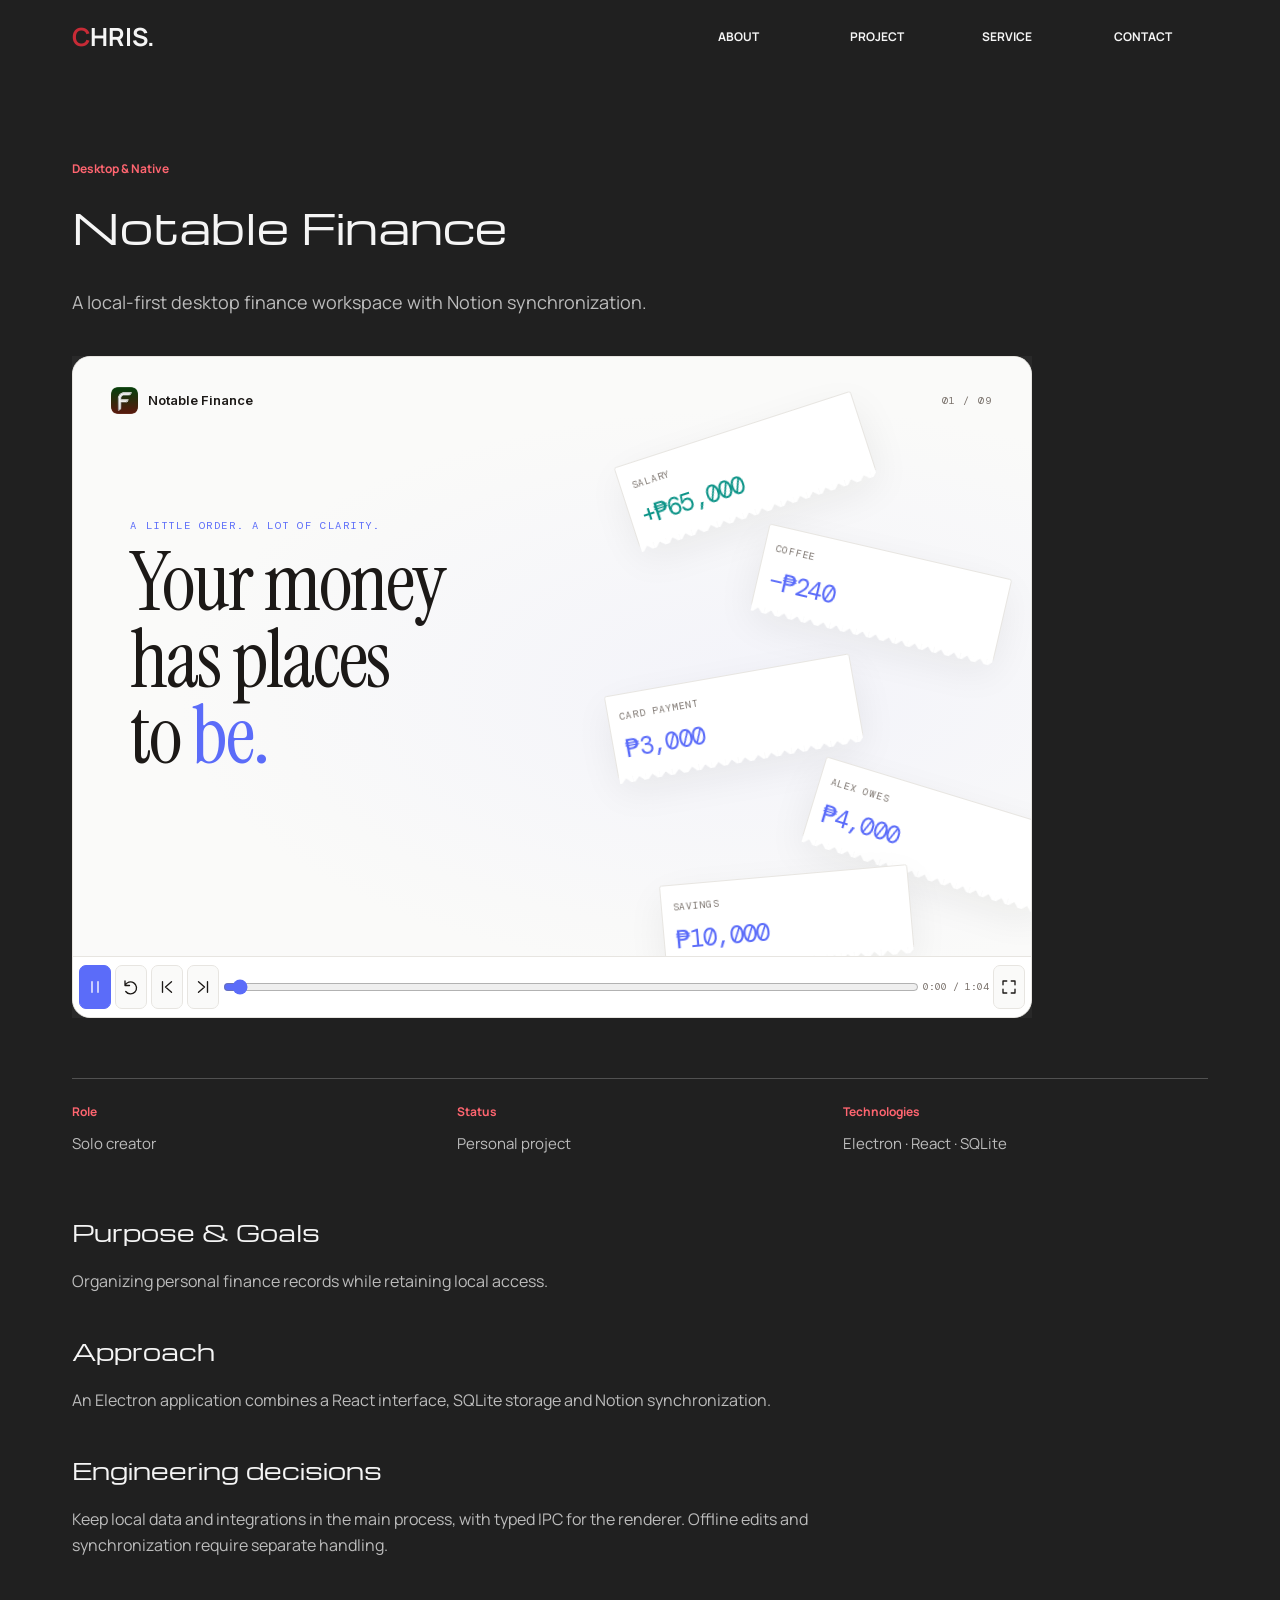
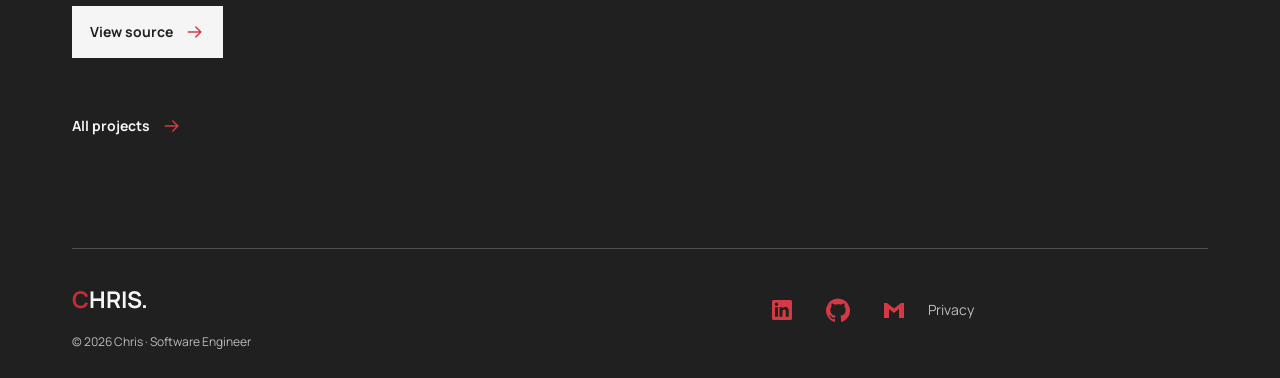
<file: projects/notable-finance/index.html>
<!DOCTYPE html><html lang="en"><head><meta charSet="utf-8"/><link rel="preconnect" href="/" crossorigin=""/><meta name="viewport" content="width=device-width, initial-scale=1"/><link rel="stylesheet" href="/_next/static/chunks/3tcnra1x0i84_.css" data-precedence="next"/><link rel="preload" as="script" fetchPriority="low" href="/_next/static/chunks/19wg2q9r2_sev.js"/><script src="/_next/static/chunks/1c0mhc5ebbn3y.js" async=""></script><script src="/_next/static/chunks/2khxl0v1q4i6n.js" async=""></script><script src="/_next/static/chunks/turbopack-3-ry682tkyiqk.js" async=""></script><script src="/_next/static/chunks/0umf92h1sb77c.js" async=""></script><script src="/_next/static/chunks/0t4nwodfyttwr.js" async=""></script><title>Notable Finance | Chris — Software Engineer</title><meta name="description" content="A local-first desktop finance workspace with Notion synchronization."/><meta name="robots" content="index, follow"/><link rel="canonical" href="https://work-w-christianrpaje.me/projects/notable-finance/"/><meta property="og:title" content="Notable Finance | Chris — Software Engineer"/><meta property="og:description" content="A local-first desktop finance workspace with Notion synchronization."/><meta property="og:url" content="https://work-w-christianrpaje.me/projects/notable-finance/"/><meta property="og:site_name" content="Chris — Software Engineer"/><meta property="og:type" content="website"/><meta name="twitter:card" content="summary"/><meta name="twitter:title" content="Notable Finance | Chris — Software Engineer"/><meta name="twitter:description" content="A local-first desktop finance workspace with Notion synchronization."/><script src="/_next/static/chunks/0cz1d0mv5g_q7.js" noModule=""></script></head><body style="--background:#202020;--surface:#292929;--foreground:#F5F5F5;--muted:#BCBCBC;--decorative:#C72B36;--accent:#FF6570;--functional:#D33A45;--border:#515151;--primary-hover:#FFE4E6;--glow-inner:#A6222E;--glow-mid:#82202B;--desktop-gutter:72px;--mobile-gutter:24px;--card-gap:20px;--card-padding:24px;--control-height:52px;--hero-glow:radial-gradient(ellipse closest-side at center,rgba(166,34,46,0.7600) 0%,rgba(164,34,46,0.7400) 2.5%,rgba(163,34,46,0.7200) 5%,rgba(161,34,46,0.7000) 7.5%,rgba(159,34,45,0.6800) 10%,rgba(158,34,45,0.6600) 12.5%,rgba(156,33,45,0.6400) 15%,rgba(155,33,45,0.6200) 17.5%,rgba(153,33,45,0.6000) 20%,rgba(151,33,45,0.5800) 22.5%,rgba(150,33,45,0.5600) 25%,rgba(148,33,45,0.5400) 27.500000000000004%,rgba(146,33,44,0.5200) 30%,rgba(145,33,44,0.5000) 32.5%,rgba(143,33,44,0.4800) 35%,rgba(141,33,44,0.4600) 37.5%,rgba(140,33,44,0.4400) 40%,rgba(138,32,44,0.4200) 42.5%,rgba(137,32,44,0.4000) 45%,rgba(135,32,43,0.3800) 47.5%,rgba(133,32,43,0.3600) 50%,rgba(132,32,43,0.3400) 52.5%,rgba(130,32,43,0.3200) 55.00000000000001%,rgba(125,32,42,0.3022) 57.49999999999999%,rgba(119,32,42,0.2844) 60%,rgba(114,32,41,0.2667) 62.5%,rgba(108,32,41,0.2489) 65%,rgba(103,32,40,0.2311) 67.5%,rgba(97,32,39,0.2133) 70%,rgba(92,32,39,0.1956) 72.5%,rgba(86,32,38,0.1778) 75%,rgba(81,32,38,0.1600) 77.5%,rgba(76,32,37,0.1422) 80%,rgba(70,32,36,0.1244) 82.5%,rgba(65,32,36,0.1067) 85%,rgba(59,32,35,0.0889) 87.5%,rgba(54,32,34,0.0711) 90%,rgba(48,32,34,0.0533) 92.5%,rgba(43,32,33,0.0356) 95%,rgba(37,32,33,0.0178) 97.5%,rgba(32,32,32,0.0000) 100%)"><div hidden=""><!--$--><!--/$--></div><div class="site-frame"><a class="skip-link" href="#content">Skip to content</a><header class="site-header" data-scrolled="false" data-menu-open="false"><div class="header-inner"><a class="wordmark" href="/" aria-label="Chris — Home"><span>C</span>HRIS.</a><nav class="desktop-navigation" aria-label="Primary"><a href="/#about">ABOUT</a><a href="/#project">PROJECT</a><a href="/#service">SERVICE</a><a href="/#contact">CONTACT</a></nav><button class="menu-toggle" aria-expanded="false" aria-controls="mobile-navigation">MENU +</button></div><nav id="mobile-navigation" class="mobile-navigation" aria-label="Mobile" hidden=""><div class="mobile-menu-items"><div class="mobile-menu-item"><a href="/#about"><span>01</span>ABOUT</a></div><div class="mobile-menu-item"><a href="/#project"><span>02</span>PROJECT</a></div><div class="mobile-menu-item"><a href="/#service"><span>03</span>SERVICE</a></div><div class="mobile-menu-item"><a href="/#contact"><span>04</span>CONTACT</a></div><p>Let’s build something meaningful.</p></div></nav><noscript><nav class="no-script-navigation" aria-label="Primary"><a href="/#about">ABOUT</a><a href="/#project">PROJECT</a><a href="/#service">SERVICE</a><a href="/#contact">CONTACT</a></nav></noscript></header><main id="content" class="auxiliary-page" tabindex="-1"><p class="section-kicker">Desktop &amp; Native</p><h1>Notable Finance</h1><p class="auxiliary-lead">A local-first desktop finance workspace with Notion synchronization.</p><div class="project-preview"><div class="animated-showcase" data-compact="false" role="group" aria-label="Notable Finance animated showcase"><img src="/media/notable-showcase/preview.png" alt="Reconstructed Notable Finance showcase scene" width="958" height="599" loading="lazy" style="aspect-ratio:16 / 10;margin-bottom:60px"/><div data-showcase-frame="true"></div></div></div><dl class="project-facts"><div><dt>Role</dt><dd>Solo creator</dd></div><div><dt>Status</dt><dd>Personal project</dd></div><div><dt>Technologies</dt><dd>Electron · React · SQLite</dd></div></dl><article class="story-content"><h2>Purpose &amp; Goals</h2><p>Organizing personal finance records while retaining local access.</p><h2>Approach</h2><p>An Electron application combines a React interface, SQLite storage and Notion synchronization.</p><h2>Engineering decisions</h2><p>Keep local data and integrations in the main process, with typed IPC for the renderer. Offline edits and synchronization require separate handling.</p></article><nav class="detail-actions" aria-label="Project evidence"><a class="action" href="https://github.com/work-w-chrstnrpj/Notable_Finance" target="_blank" rel="noreferrer">View source<svg width="20" height="20" viewBox="0 0 20 20" fill="none" aria-hidden="true" class="arrow-icon"><path d="M3.333 10h12.5m-5-5 5 5-5 5" stroke="currentColor" stroke-width="1.5" stroke-linecap="round" stroke-linejoin="round"></path></svg></a></nav><a class="project-action" href="/#project">All projects<svg width="20" height="20" viewBox="0 0 20 20" fill="none" aria-hidden="true" class="arrow-icon"><path d="M3.333 10h12.5m-5-5 5 5-5 5" stroke="currentColor" stroke-width="1.5" stroke-linecap="round" stroke-linejoin="round"></path></svg></a></main><footer class="site-footer"><div class="footer-rule"></div><a class="wordmark" href="/" aria-label="Chris — Home"><span>C</span>HRIS.</a><p class="footer-copyright">© <!-- -->2026<!-- --> <!-- -->Chris<!-- --> · <!-- -->Software Engineer</p><div class="footer-links"><div class="social-links"><a href="https://www.linkedin.com/in/work-w-christian-paje/" aria-label="LinkedIn"><svg width="24" height="24" viewBox="0 0 24 24" aria-hidden="true" fill="currentColor"><path d="M20.45 2H3.55C2.69 2 2 2.68 2 3.52v16.96c0 .84.69 1.52 1.55 1.52h16.9c.86 0 1.55-.68 1.55-1.52V3.52c0-.84-.69-1.52-1.55-1.52ZM7.93 18.75H4.98V9.2h2.95v9.55ZM6.45 7.9a1.71 1.71 0 1 1 0-3.42 1.71 1.71 0 0 1 0 3.42Zm12.3 10.85H15.8V14.1c0-1.11-.02-2.54-1.55-2.54-1.55 0-1.79 1.21-1.79 2.46v4.73H9.51V9.2h2.83v1.3h.04c.39-.74 1.36-1.53 2.8-1.53 3 0 3.57 1.97 3.57 4.53v5.25Z"></path></svg></a><a href="https://github.com/work-w-chrstnrpj" aria-label="GitHub"><svg width="24" height="24" viewBox="0 0 24 24" aria-hidden="true" fill="currentColor"><path d="M12 .5a12 12 0 0 0-3.793 23.385c.6.111.82-.261.82-.577v-2.234c-3.338.726-4.043-1.416-4.043-1.416-.546-1.387-1.333-1.756-1.333-1.756-1.09-.745.083-.729.083-.729 1.205.085 1.839 1.237 1.839 1.237 1.07 1.834 2.807 1.304 3.492.997.108-.775.419-1.305.762-1.605-2.665-.303-5.467-1.333-5.467-5.931 0-1.31.469-2.381 1.236-3.221-.124-.303-.536-1.524.117-3.176 0 0 1.008-.323 3.301 1.23A11.5 11.5 0 0 1 12 6.3c1.02.005 2.047.138 3.006.404 2.291-1.553 3.297-1.23 3.297-1.23.655 1.652.243 2.873.119 3.176.77.84 1.235 1.911 1.235 3.221 0 4.61-2.807 5.625-5.479 5.922.43.372.823 1.102.823 2.222v3.293c0 .319.216.694.825.576A12 12 0 0 0 12 .5Z"></path></svg></a><a href="mailto:christianrpaje.work@gmail.com" aria-label="Email Chris"><svg width="24" height="24" viewBox="0 0 24 24" aria-hidden="true" fill="currentColor"><path d="M2 5h3l7 5.5L19 5h3v15h-5V11l-5 4-5-4v9H2Z"></path></svg></a></div><a href="/privacy/">Privacy</a></div></footer></div><!--$--><!--/$--><script id="_R_">(globalThis["TURBOPACK"] || (globalThis["TURBOPACK"] = [])).push({"otherChunks":["static/chunks/19wg2q9r2_sev.js","static/chunks/1c0mhc5ebbn3y.js","static/chunks/2khxl0v1q4i6n.js"],"runtimeModuleIds":[94553]});</script><script src="/_next/static/chunks/19wg2q9r2_sev.js" async=""></script><script>(self.__next_f=self.__next_f||[]).push([0])</script><script>self.__next_f.push([1,"1:\"$Sreact.fragment\"\n3:\"/_next/static/chunks/0umf92h1sb77c.js\"\n4:I[39756,[\"$3\"],\"default\"]\n5:I[37457,[\"$3\"],\"default\"]\n6:\"/_next/static/chunks/0t4nwodfyttwr.js\"\n7:I[25917,[\"$3\",\"$6\"],\"Header\"]\n12:I[68027,[\"$3\"],\"default\",1]\n:HL[\"/_next/static/chunks/3tcnra1x0i84_.css\",\"style\"]\n:HC[\"/\",\"\"]\n2:T4c4,radial-gradient(ellipse closest-side at center,rgba(166,34,46,0.7600) 0%,rgba(164,34,46,0.7400) 2.5%,rgba(163,34,46,0.7200) 5%,rgba(161,34,46,0.7000) 7.5%,rgba(159,34,45,0.6800) 10%,rgba(158,34,45,0.6600) 12.5%,rgba(156,33,45,0.6400) 15%,rgba(155,33,45,0.6200) 17.5%,rgba(153,33,45,0.6000) 20%,rgba(151,33,45,0.5800) 22.5%,rgba(150,33,45,0.5600) 25%,rgba(148,33,45,0.5400) 27.500000000000004%,rgba(146,33,44,0.5200) 30%,rgba(145,33,44,0.5000) 32.5%,rgba(143,33,44,0.4800) 35%,rgba(141,33,44,0.4600) 37.5%,rgba(140,33,44,0.4400) 40%,rgba(138,32,44,0.4200) 42.5%,rgba(137,32,44,0.4000) 45%,rgba(135,32,43,0.3800) 47.5%,rgba(133,32,43,0.3600) 50%,rgba(132,32,43,0.3400) 52.5%,rgba(130,32,43,0.3200) 55.00000000000001%,rgba(125,32,42,0.3022) 57.49999999999999%,rgba(119,32,42,0.2844) 60%,rgba(114,32,41,0.2667) 62.5%,rgba(108,32,41,0.2489) 65%,rgba(103,32,40,0.2311) 67.5%,rgba(97,32,39,0.2133) 70%,rgba(92,32,39,0.1956) 72.5%,rgba(86,32,38,0.1778) 75%,rgba(81,32,38,0.1600) 77.5%,rgba(76,32,37,0.1422) 80%,rgba(70,32,36,0.1244) 82.5%,rgba(65,32,36,0.1067) 85%,rgba(59,32,35,0.0889) 87.5%,rgba(54,32,34,0.0711) 90%,rgba(48,32,34,0.0533) 92.5%,rgba(43,32,33,0.0356) 95%,rgba(37,32,33,0.0178) 97.5%,rgba(32,32,32,0.0000) 100%)c:X\nf:[[\"children\",{\"s\":\"__PAGE__\",\"h\":512,\"d\":{\"r\":\"$L10\",\"p\":false,\"v\":null}}]]\nd:[[\"children\",{\"s\":{\"n\":\"slug\",\"t\":\"d\",\"k\":\"notable-finance\",\"s\":[]},\"h\":66048,\"d\":{\"r\":\"$Le\",\"p\":false,\"v\":\"$c\"},\"c\":\"$Qf\"}]]\na:[[\"children\",{\"s\":\"projects\",\"h\":131584,\"d\":{\"r\":\"$Lb\",\"p\":false,\"v\":\"$c\"},\"c\":\"$Qd\"}]]\n0:{\"P\":null,\"c\":[\"\",\"projects\",\"notable-finance\",\"\"],\"q\":\"\",\"i\":false,\"t\":{\"t\":{\"s\":\"\",\"h\":131600,\"d\":{\"r\":[\"$\",\"$1\",\"c\",{\"children\":[[[\"$\",\"link\",\"0\",{\"rel\":\"stylesheet\",\"href\":\"/_next/static/chunks/3tcnra1x0i84_.css\",\"precedence\":\"next\",\"crossOrigin\":\"$undefined\",\"nonce\":\"$undefined\"}],[\"$\",\"script\",\"script-0\",{\"src\":\"/_next/static/chunks/0umf92h1sb77c.js\",\"async\":true,\"nonce\":\"$undefined\"}]],[\"$\",\"html\",null,{\"lang\":\"en\",\"children\":[\"$\",\"body\",null,{\"style\":{\"--background\":\"#202020\",\"--surface\":\"#292929\",\"--foreground\":\"#F5F5F5\",\"--muted\":\"#BCBCBC\",\"--decorative\":\"#C72B36\",\"--accent\":\"#FF6570\",\"--functional\":\"#D33A45\",\"--border\":\"#515151\",\"--primary-hover\":\"#FFE4E6\",\"--glow-inner\":\"#A6222E\",\"--glow-mid\":\"#82202B\",\"--desktop-gutter\":\"72px\",\"--mobile-gutter\":\"24px\",\"--card-gap\":\"20px\",\"--card-padding\":\"24px\",\"--control-height\":\"52px\",\"--hero-glow\":\"$2\"},\"children\":[\"$\",\"$L4\",null,{\"parallelRouterKey\":\"children\",\"error\":\"$undefined\",\"errorStyles\":\"$undefined\",\"errorScripts\":\"$undefined\",\"template\":[\"$\",\"$L5\",null,{}],\"templateStyles\":\"$undefined\",\"templateScripts\":\"$undefined\",\"notFound\":[[\"$\",\"div\",null,{\"className\":\"site-frame\",\"children\":[[\"$\",\"a\",null,{\"className\":\"skip-link\",\"href\":\"#content\",\"children\":\"Skip to content\"}],[\"$\",\"$L7\",null,{\"profile\":{\"name\":\"Chris\",\"fullName\":\"Christian Paje\",\"wordmark\":\"CHRIS.\",\"roles\":[\"Software Engineer\",\"Full-Stack Engineer\",\"AI Engineer\"],\"biography\":\"I build full-stack applications, backend integrations, and practical AI experiences. My professional work spans banking workflows, authentication, KYC onboarding, and enterprise AI.\",\"email\":\"christianrpaje.work@gmail.com\",\"portrait\":{\"src\":\"/media/chris-monochrome.webp\",\"alt\":\"Chris in a suit and glasses\",\"width\":965,\"height\":1630,\"provenance\":\"Owner-supplied portrait; approved monochrome design asset.\"},\"hero\":{\"headline\":[\"Thoughtful ideas.\",\"Precisely built.\"],\"mobileHeadline\":[\"Thoughtful\",\"ideas.\",\"Precisely built.\"],\"introduction\":\"I’m Chris, a software engineer building full-stack applications and practical AI experiences.\",\"positioning\":\"SOFTWARE ENGINEER / FULL-STACK / AI\",\"mobilePositioning\":\"SOFTWARE / FULL-STACK / AI\",\"primary\":{\"label\":\"Explore Projects\",\"section\":\"project\"},\"secondary\":{\"label\":\"Hire Me\",\"section\":\"contact\"},\"portraitCaption\":\"Engineer. Builder. Problem solver.\",\"disciplines\":[{\"id\":\"software\",\"title\":\"Software\",\"description\":\"Thoughtful architecture\"},{\"id\":\"fullstack\",\"title\":\"Full-stack\",\"description\":\"From interface to API\"},{\"id\":\"ai\",\"title\":\"Applied AI\",\"description\":\"Practical intelligence\"}]},\"socials\":[{\"id\":\"linkedin\",\"label\":\"LinkedIn\",\"icon\":\"linkedin\",\"url\":\"https://www.linkedin.com/in/work-w-christian-paje/\"},{\"id\":\"github\",\"label\":\"GitHub\",\"icon\":\"github\",\"url\":\"https://github.com/work-w-chrstnrpj\"},{\"id\":\"email\",\"label\":\"Email Chris\",\"icon\":\"email\",\"url\":\"mailto:christianrpaje.work@gmail.com\"}],\"expertise\":[{\"id\":\"fullstack\",\"title\":\"Full-stack\",\"tools\":\"React · Java · Spring Boot\"},{\"id\":\"integration\",\"title\":\"Integration\",\"tools\":\"REST · SSO / RBAC · Databases\"},{\"id\":\"ai\",\"title\":\"Applied AI\",\"tools\":\"Spring AI · RAG · MCP\"}],\"resume\":{\"available\":true,\"label\":\"Download resume\",\"path\":\"/media/Christian_Paje_CV.pdf\"}},\"navigation\":[{\"id\":\"about\",\"label\":\"ABOUT\"},{\"id\":\"project\",\"label\":\"PROJECT\"},{\"id\":\"service\",\"label\":\"SERVICE\"},{\"id\":\"contact\",\"label\":\"CONTACT\"}],\"copy\":{\"about\":{\"kicker\":\"01 / ABOUT ME\",\"title\":\"Engineering with\\npurpose.\"},\"project\":{\"kicker\":\"02 / SELECTED PERSONAL WORK\",\"title\":\"Ideas made tangible.\",\"lead\":\"Six personal projects. Built independently, from concept to code.\"},\"service\":{\"kicker\":\"03 / WHAT I CAN HELP WITH\",\"title\":\"Built around your needs.\",\"lead\":\"From a focused feature to a connected application.\"},\"contact\":{\"kicker\":\"04 / LET’S CONNECT\",\"title\":\"Have something\\nin mind?\",\"lead\":\"A role, a project, or an idea worth exploring. Let’s talk.\"},\"experience\":\"Experience\",\"education\":\"Education\",\"skills\":\"Skills \u0026 technologies\",\"skillsLead\":\"The languages, tools and practices behind my work.\",\"projectAttribution\":\"PERSONAL PROJECT · SOLO CREATOR\",\"projectPreview\":\"PROJECT PREVIEW / COMING NEXT\",\"viewProject\":\"View project\",\"allProjects\":\"All projects\",\"noProjects\":\"No projects in this category.\",\"showAll\":\"Show all\",\"discuss\":{\"label\":\"Discuss a Project\",\"section\":\"contact\"},\"privacy\":\"Privacy\",\"home\":\"Home\",\"menuOpen\":\"MENU +\",\"menuClose\":\"CLOSE ×\",\"menuClosing\":\"Let’s build something meaningful.\",\"skip\":\"Skip to content\",\"footer\":\"Software Engineer\",\"auxiliary\":{\"caseStudyHeadings\":{\"Problem\":\"Purpose \u0026 Goals\"},\"role\":\"Role\",\"status\":\"Status\",\"stack\":\"Technologies\",\"evidence\":\"Project evidence\",\"source\":\"View source\",\"live\":\"Open live project\",\"video\":\"Watch demo\",\"transcript\":\"Read transcript\",\"privacyLead\":\"How this portfolio handles information you choose to share.\",\"privacyContact\":\"Questions about your information\",\"privacyLinks\":[{\"label\":\"Web3Forms privacy\",\"url\":\"https://web3forms.com/privacy\"},{\"label\":\"hCaptcha privacy\",\"url\":\"https://www.hcaptcha.com/privacy\"},{\"label\":\"GitHub privacy\",\"url\":\"https://docs.github.com/en/site-policy/privacy-policies/github-general-privacy-statement\"}],\"privacySections\":[{\"title\":\"Browsing\",\"body\":\"This static portfolio has no visitor accounts, application database or application analytics. The hosting provider may process request information to serve and secure the site.\"},{\"title\":\"Contact messages\",\"body\":\"When the contact form is enabled, your name, email, inquiry type, optional company and message pass directly to Web3Forms and the receiving inbox. The public form identifier identifies the recipient configuration. Provider acceptance does not guarantee inbox delivery. The portfolio does not store messages in an application database.\"},{\"title\":\"Spam protection\",\"body\":\"The enabled form loads hCaptcha to check submissions for abuse. That external service may process technical and interaction information under its own policies. No captcha loads while this portfolio’s form is disabled. Direct email remains available.\"},{\"title\":\"Retention and your choices\",\"body\":\"Message retention depends on the form provider and receiving inbox. Exact account retention settings must be verified before form activation; this site does not promise immediate deletion or zero provider storage. Contact the portfolio owner to ask about messages you have sent.\"},{\"title\":\"External services\",\"body\":\"Source, social and demo links open external sites with their own privacy practices. Read the service policies below for more information.\"}],\"notFoundTitle\":\"Page not found.\",\"notFoundLead\":\"This address is unavailable. Return home to explore the current work.\"}}}],\"$L8\",\"$L9\"]}],[]],\"forbidden\":\"$undefined\",\"unauthorized\":\"$undefined\"}]}]}]]}],\"p\":false,\"v\":null},\"c\":\"$Qa\"},\"h\":{\"r\":\"$L11\",\"p\":false,\"v\":null}},\"m\":\"$undefined\",\"G\":[\"$12\",[\"$L13\"]],\"S\":true,\"r\":\"$undefined\",\"s\":\"$undefined\",\"a\":\"$undefined\",\"l\":\"$undefined\",\"p\":\"$undefined\",\"d\":\"$undefined\",\"b\":\"yEjSKyEud0TG5LdQdmSpo\"}\n15:I[97367,[\"$3\"],\"OutletBoundary\"]\n16:\"$Sreact.suspense\"\n18:\"ViewportBoundary\"\n19:I[97367,[\"$3\"],\"$18\"]\n1b:\"MetadataBoundary\"\n1c:I[97367,[\"$3\"],\"$1b\"]\n8:[\"$\",\"main\",null,{\"id\":\"content\",\"className\":\"auxiliary-page\",\"tabIndex\":-1,\"children\":[[\"$\",\"p\",null,{\"className\":\"section-kicker\",\"children\":\"404\"}],[\"$\",\"h1\",null,{\"children\":\"Page not found.\"}],[\"$\",\"p\",null,{\"className\":\"auxiliary-lead\",\"children\":\"This address is unavailable. Return home to explore the current work.\"}],[\"$\",\"a\",null,{\"className\":\"action\",\"href\":\"/\",\"children\":\"Home\"}]]}]\n9:[\"$\",\"footer\",null,{\"className\":\"site-footer\",\"children\":[[\"$\",\"div\",null,{\"className\":\"footer-rule\"}],[\"$\",\"a\",null,{\"className\":\"wordmark\",\"href\":\"/\",\"aria-label\":\"Chris — Home\",\"children\":[[\"$\",\"span\",null,{\"children\":\"C\"}],\"HRIS.\"]}],[\"$\",\"p\",null,{\"className\":\"footer-copyright\",\"children\":[\"© \",2026,\" \",\"Chris\",\" · \",\"Software Engineer\"]}],[\"$\",\"div\",null,{\"className\":\"footer-links\",\"children\":[[\"$\",\"div\",null,{\"className\":\"social-links\",\"children\":[[\"$\",\"a\",\"linkedin\",{\"href\":\"https://www.linkedin.com/in/work-w-christian-paje/\",\"aria-label\":\"LinkedIn\",\"children\":[\"$\",\"svg\",null,{\"width\":\"24\",\"height\":\"24\",\"viewBox\":\"0 0 24 24\",\"aria-hidden\":\"true\",\"fill\":\"currentColor\",\"children\":[\"$\",\"path\",null,{\"d\":\"M20.45 2H3.55C2.69 2 2 2.68 2 3.52v16.96c0 .84.69 1.52 1.55 1.52h16.9c.86 0 1.55-.68 1.55-1.52V3.52c0-.84-.69-1.52-1.55-1.52ZM7.93 18.75H4.98V9.2h2.95v9.55ZM6.45 7.9a1.71 1.71 0 1 1 0-3.42 1.71 1.71 0 0 1 0 3.42Zm12.3 10.85H15.8V14.1c0-1.11-.02-2.54-1.55-2.54-1.55 0-1.79 1.21-1.79 2.46v4.73H9.51V9.2h2.83v1.3h.04c.39-.74 1.36-1.53 2.8-1.53 3 0 3.57 1.97 3.57 4.53v5.25Z\"}]}]}],[\"$\",\"a\",\"github\",{\"href\":\"https://github.com/work-w-chrstnrpj\",\"aria-label\":\"GitHub\",\"children\":[\"$\",\"svg\",null,{\"width\":\"24\",\"height\":\"24\",\"viewBox\":\"0 0 24 24\",\"aria-hidden\":\"true\",\"fill\":\"currentColor\",\"children\":[\"$\",\"path\",null,{\"d\":\"M12 .5a12 12 0 0 0-3.793 23.385c.6.111.82-.261.82-.577v-2.234c-3.338.726-4.043-1.416-4.043-1.416-.546-1.387-1.333-1.756-1.333-1.756-1.09-.745.083-.729.083-.729 1.205.085 1.839 1.237 1.839 1.237 1.07 1.834 2.807 1.304 3.492.997.108-.775.419-1.305.762-1.605-2.665-.303-5.467-1.333-5.467-5.931 0-1.31.469-2.381 1.236-3.221-.124-.303-.536-1.524.117-3.176 0 0 1.008-.323 3.301 1.23A11.5 11.5 0 0 1 12 6.3c1.02.005 2.047.138 3.006.404 2.291-1.553 3.297-1.23 3.297-1.23.655 1.652.243 2.873.119 3.176.77.84 1.235 1.911 1.235 3.221 0 4.61-2.807 5.625-5.479 5.922.43.372.823 1.102.823 2.222v3.293c0 .319.216.694.825.576A12 12 0 0 0 12 .5Z\"}]}]}],[\"$\",\"a\",\"email\",{\"href\":\"mailto:christianrpaje.work@gmail.com\",\"aria-label\":\"Email Chris\",\"children\":[\"$\",\"svg\",null,{\"width\":\"24\",\"height\":\"24\",\"viewBox\":\"0 0 24 24\",\"aria-hidden\":\"true\",\"fill\":\"currentColor\",\"children\":[\"$\",\"path\",null,{\"d\":\"M2 5h3l7 5.5L19 5h3v15h-5V11l-5 4-5-4v9H2Z\"}]}]}]]}],[\"$\",\"a\",null,{\"href\":\"/privacy/\",\"children\":\"Privacy\"}]]}]]}]\nb:[\"$\",\"$1\",\"c\",{\"children\":[null,[\"$\",\"$L4\",null,{\"parallelRouterKey\":\"children\",\"error\":\"$undefined\",\"errorStyles\":\"$undefined\",\"errorScripts\":\"$undefined\",\"template\":[\"$\",\"$L5\",null,{}],\"templateStyles\":\"$undefined\",\"templateScripts\":\"$undefined\",\"notFound\":\"$undefined\",\"forbidden\":\"$undefined\",\"unauthorized\":\"$undefined\"}]]}]\ne:[\"$\",\"$1\",\"c\",{\"children\":[null,[\"$\",\"$L4\",null,{\"parallelRouterKey\":\"children\",\"error\":\"$undefined\",\"errorStyles\":\"$undefined\",\"errorScripts\":\"$undefined\",\"template\":[\"$\",\"$L5\",null,{}],\"templateStyles\":\"$undefined\",\"templateScripts\":\"$undefined\",\"notFound\":\"$undefined\",\"forbidden\":\"$undefined\",\"unauthorized\":\"$undefined\"}]]}]\n10:[\"$\",\"$1\",\"c\",{\"children\":[\"$L14\",[[\"$\",\"script\",\"script-0\",{\"src\":\"/_next/static/chunks/0t4nwodfyttwr.js\",\"async\":true,\"nonce\":\"$undefined\"}]],[\"$\",\"$L15\",null,{\"children\":[\"$\",\"$16\",null,{\"name\":\"Next.MetadataOutlet\",\"children\":\"$@17\"}]}]]}]\n11:[\"$\",\"$1\",\"h\",{\"children\":[null,[\"$\",\"$L19\",null,{\"children\":\"$L1a\"}],[\"$\",\"$L1c\",null,{\"children\":[[\"$\",\"div\",null,{\"hidden\":true,\"children\":[\"$\",\"$16\",null,{\"name\":\"Next.Metadata\",\"children\":\"$L1d\"}]}],null]}],null]}]\n13:[\"$\",\"link\",\"0\",{\"rel\":\"stylesheet\",\"href\":\"/_next/static/chunks/3tcnra1x0i84_.css\",\"precedence\":\"next\",\"crossOrigin\":\"$undefined\",\"nonce\":\"$undefined\"}]\nc:C\n14:[\"$\",\"div\",null,{\"className\":\"site-frame\",\"children\":[[\"$\",\"a\",null,{\"className\":\"skip-link\",\"href\":\"#content\",\"children\":\"Skip to content\"}],[\"$\",\"$L7\",null,{\"profile\":{\"name\":\"Chris\",\"fullName\":\"Christian Paje\",\"wordmark\":\"CHRIS.\",\"roles\":[\"Software Engineer\",\"Full-Stack Engineer\",\"AI Engineer\"],\"biography\":\"I build full-stack applications, backend integrations, and practical AI experiences. My professional work spans banking workflows, authentication, KYC onboarding, and enterprise AI.\",\"email\":\"christianrpaje.work@gmail.com\",\"portrait\":{\"src\":\"/media/chris-monochrome.webp\",\"alt\":\"Chris in a suit and glasses\",\"width\":965,\"height\":1630,\"provenance\":\"Owner-supplied portrait; approved monochrome design asset.\"},\"hero\":{\"headline\":[\"Thoughtful ideas.\",\"Precisely built.\"],\"mobileHeadline\":[\"Thoughtful\",\"ideas.\",\"Precisely built.\"],\"introduction\":\"I’m Chris, a software engineer building full-stack applications and practical AI experiences.\",\"positioning\":\"SOFTWARE ENGINEER / FULL-STACK / AI\",\"mobilePositioning\":\"SOFTWARE / FULL-STACK / AI\",\"primary\":{\"label\":\"Explore Projects\",\"section\":\"project\"},\"secondary\":{\"label\":\"Hire Me\",\"section\":\"contact\"},\"portraitCaption\":\"Engineer. Builder. Problem solver.\",\"disciplines\":[{\"id\":\"software\",\"title\":\"Software\",\"description\":\"Thoughtful architecture\"},{\"id\":\"fullstack\",\"title\":\"Full-stack\",\"description\":\"From interface to API\"},{\"id\":\"ai\",\"title\":\"Applied AI\",\"description\":\"Practical intelligence\"}]},\"socials\":[{\"id\":\"linkedin\",\"label\":\"LinkedIn\",\"icon\":\"linkedin\",\"url\":\"https://www.linkedin.com/in/work-w-christian-paje/\"},{\"id\":\"github\",\"label\":\"GitHub\",\"icon\":\"github\",\"url\":\"https://github.com/work-w-chrstnrpj\"},{\"id\":\"email\",\"label\":\"Email Chris\",\"icon\":\"email\",\"url\":\"mailto:christianrpaje.work@gmail.com\"}],\"expertise\":[{\"id\":\"fullstack\",\"title\":\"Full-stack\",\"tools\":\"React · Java · Spring Boot\"},{\"id\":\"integration\",\"title\":\"Integration\",\"tools\":\"REST · SSO / RBAC · Databases\"},{\"id\":\"ai\",\"title\":\"Applied AI\",\"tools\":\"Spring AI · RAG · MCP\"}],\"resume\":{\"available\":true,\"label\":\"Download resume\",\"path\":\"/media/Christian_Paje_CV.pdf\"}},\"navigation\":[{\"id\":\"about\",\"label\":\"ABOUT\"},{\"id\":\"project\",\"label\":\"PROJECT\"},{\"id\":\"service\",\"label\":\"SERVICE\"},{\"id\":\"contact\",\"label\":\"CONTACT\"}],\"copy\":{\"about\":{\"kicker\":\"01 / ABOUT ME\",\"title\":\"Engineering with\\npurpose.\"},\"project\":{\"kicker\":\"02 / SELECTED PERSONAL WORK\",\"title\":\"Ideas made tangible.\",\"lead\":\"Six personal projects. Built independently, from concept to code.\"},\"service\":{\"kicker\":\"03 / WHAT I CAN HELP WITH\",\"title\":\"Built around your needs.\",\"lead\":\"From a focused feature to a connected application.\"},\"contact\":{\"kicker\":\"04 / LET’S CONNECT\",\"title\":\"Have something\\nin mind?\",\"lead\":\"A role, a project, or an idea worth exploring. Let’s talk.\"},\"experience\":\"Experience\",\"education\":\"Education\",\"skills\":\"Skills \u0026 technologies\",\"skillsLead\":\"The languages, tools and practices behind my work.\",\"projectAttribution\":\"PERSONAL PROJECT · SOLO CREATOR\",\"projectPreview\":\"PROJECT PREVIEW / COMING NEXT\",\"viewProject\":\"View project\",\"allProjects\":\"All projects\",\"noProjects\":\"No projects in this category.\",\"showAll\":\"Show all\",\"discuss\":{\"label\":\"Discuss a Project\",\"section\":\"contact\"},\"privacy\":\"Privacy\",\"home\":\"Home\",\"menuOpen\":\"MENU +\",\"menuClose\":\"CLOSE ×\",\"menuClosing\":\"Let’s build something meaningful.\",\"skip\":\"Skip to content\",\"footer\":\"Software Engineer\",\"auxiliary\":{\"caseStudyHeadings\":{\"Problem\":\"Purpose \u0026 Goals\"},\"role\":\"Role\",\"status\":\"Status\",\"stack\":\"Technologies\",\"evidence\":\"Project evidence\",\"source\":\"View source\",\"live\":\"Open live project\",\"video\":\"Watch demo\",\"transcript\":\"Read transcript\",\"privacyLead\":\"How this portfolio handles information you choose to share.\",\"privacyContact\":\"Questions about your information\",\"privacyLinks\":[{\"label\":\"Web3Forms privacy\",\"url\":\"https://web3forms.com/privacy\"},{\"label\":\"hCaptcha privacy\",\"url\":\"https://www.hcaptcha.com/privacy\"},{\"label\":\"GitHub privacy\",\"url\":\"https://docs.github.com/en/site-policy/privacy-policies/github-general-privacy-statement\"}],\"privacySections\":[{\"title\":\"Browsing\",\"body\":\"This static portfolio has no visitor accounts, application database or application analytics. The hosting provider may process request information to serve and secure the site.\"},{\"title\":\"Contact messages\",\"body\":\"When the contact form is enabled, your name, email, inquiry type, optional company and message pass directly to Web3Forms and the receiving inbox. The public form identifier identifies the recipient configuration. Provider acceptance does not guarantee inbox delivery. The portfolio does not store messages in an application database.\"},{\"title\":\"Spam protection\",\"body\":\"The enabled form loads hCaptcha to check submissions for abuse. That external service may process technical and interaction information under its own policies. No captcha loads while this portfolio’s form is disabled. Direct email remains available.\"},{\"title\":\"Retention and your choices\",\"body\":\"Message retention depends on the form provider and receiving inbox. Exact account retention settings must be verified before form activation; this site does not promise immediate deletion or zero provider storage. Contact the portfolio owner to ask about messages you have sent.\"},{\"title\":\"External services\",\"body\":\"Source, social and demo links open external sites with their own privacy practices. Read the service policies below for more information.\"}],\"notFoundTitle\":\"Page not found.\",\"notFoundLead\":\"This address is unavailable. Return home to explore the current work.\"}}}],\"$L1e\",\"$L1f\"]}]\n20:\"AnimatedShowcase\"\n21:I[43058,[\"$3\",\"$6\"],\"$20\"]\n1e:[\"$\",\"main\",null,{\"id\":\"content\",\"className\":\"auxiliary-page\",\"tabIndex\":-1,\"children\":[[\"$\",\"p\",null,{\"className\":\"section-kicker\",\"children\":\"Desktop \u0026 Native\"}],[\"$\",\"h1\",null,{\"children\":\"Notable Finance\"}],[\"$\",\"p\",null,{\"className\":\"auxiliary-lead\",\"children\":\"A local-first desktop finance workspace with Notion synchronization.\"}],[[\"$\",\"div\",null,{\"className\":\"project-preview\",\"children\":[\"$\",\"$L21\",null,{\"showcase\":{\"module\":\"/media/notable-showcase/bravado.js\",\"stylesheet\":\"/media/notable-showcase/bravado.css\",\"label\":\"Notable Finance animated showcase\",\"poster\":{\"src\":\"/media/notable-showcase/preview.png\",\"alt\":\"Reconstructed Notable Finance showcase scene\",\"width\":958,\"height\":599,\"provenance\":\"Locally captured frame of the owner-supplied Bravado animation; reconstructed product UI and fictional examples, not a native app screenshot.\"},\"compactRatio\":\"4 / 3\",\"detailRatio\":\"16 / 10\"}}]}],[\"$\",\"dl\",null,{\"className\":\"project-facts\",\"children\":[[\"$\",\"div\",null,{\"children\":[[\"$\",\"dt\",null,{\"children\":\"Role\"}],[\"$\",\"dd\",null,{\"children\":\"Solo creator\"}]]}],[\"$\",\"div\",null,{\"children\":[[\"$\",\"dt\",null,{\"children\":\"Status\"}],[\"$\",\"dd\",null,{\"children\":\"Personal project\"}]]}],[\"$\",\"div\",null,{\"children\":[[\"$\",\"dt\",null,{\"children\":\"Technologies\"}],[\"$\",\"dd\",null,{\"children\":\"Electron · React · SQLite\"}]]}]]}],[\"$\",\"article\",null,{\"className\":\"story-content\",\"children\":[[\"$\",\"h2\",\"0\",{\"children\":\"Purpose \u0026 Goals\"}],[\"$\",\"p\",\"1\",{\"children\":\"Organizing personal finance records while retaining local access.\"}],[\"$\",\"h2\",\"2\",{\"children\":\"Approach\"}],[\"$\",\"p\",\"3\",{\"children\":\"An Electron application combines a React interface, SQLite storage and Notion synchronization.\"}],[\"$\",\"h2\",\"4\",{\"children\":\"Engineering decisions\"}],[\"$\",\"p\",\"5\",{\"children\":\"Keep local data and integrations in the main process, with typed IPC for the renderer. Offline edits and synchronization require separate handling.\"}]]}],false,[\"$\",\"nav\",null,{\"className\":\"detail-actions\",\"aria-label\":\"Project evidence\",\"children\":[[\"$\",\"a\",null,{\"className\":\"action\",\"href\":\"https://github.com/work-w-chrstnrpj/Notable_Finance\",\"target\":\"_blank\",\"rel\":\"noreferrer\",\"children\":[\"View source\",[\"$\",\"svg\",null,{\"width\":\"20\",\"height\":\"20\",\"viewBox\":\"0 0 20 20\",\"fill\":\"none\",\"aria-hidden\":\"true\",\"className\":\"arrow-icon\",\"children\":[\"$\",\"path\",null,{\"d\":\"M3.333 10h12.5m-5-5 5 5-5 5\",\"stroke\":\"currentColor\",\"strokeWidth\":\"1.5\",\"strokeLinecap\":\"round\",\"strokeLinejoin\":\"round\"}]}]]}],\"$undefined\",\"$undefined\"]}],[\"$\",\"a\",null,{\"className\":\"project-action\",\"href\":\"/#project\",\"children\":[\"All projects\",[\"$\",\"svg\",null,{\"width\":\"20\",\"height\":\"20\",\"viewBox\":\"0 0 20 20\",\"fill\":\"none\",\"aria-hidden\":\"true\",\"className\":\"arrow-icon\",\"children\":[\"$\",\"path\",null,{\"d\":\"M3.333 10h12.5m-5-5 5 5-5 5\",\"stroke\":\"currentColor\",\"strokeWidth\":\"1.5\",\"strokeLinecap\":\"round\",\"strokeLinejoin\":\"round\"}]}]]}]]]}]\n1f:[\"$\",\"footer\",null,{\"className\":\"site-footer\",\"children\":[[\"$\",\"div\",null,{\"className\":\"footer-rule\"}],[\"$\",\"a\",null,{\"className\":\"wordmark\",\"href\":\"/\",\"aria-label\":\"Chris — Home\",\"children\":[[\"$\",\"span\",null,{\"children\":\"C\"}],\"HRIS.\"]}],[\"$\",\"p\",null,{\"className\":\"footer-copyright\",\"children\":[\"© \",2026,\" \",\"Chris\",\" · \",\"Software Engineer\"]}],[\"$\",\"div\",null,{\"className\":\"footer-links\",\"children\":[[\"$\",\"div\",null,{\"className\":\"social-links\",\"children\":[[\"$\",\"a\",\"linkedin\",{\"href\":\"https://www.linkedin.com/in/work-w-christian-paje/\",\"aria-label\":\"LinkedIn\",\"children\":[\"$\",\"svg\",null,{\"width\":\"24\",\"height\":\"24\",\"viewBox\":\"0 0 24 24\",\"aria-hidden\":\"true\",\"fill\":\"currentColor\",\"children\":\"$9:props:children:3:props:children:0:props:children:0:props:children:props:children\"}]}],[\"$\",\"a\",\"github\",{\"href\":\"https://github.com/work-w-chrstnrpj\",\"aria-label\":\"GitHub\",\"children\":[\"$\",\"svg\",null,{\"width\":\"24\",\"height\":\"24\",\"viewBox\":\"0 0 24 24\",\"aria-hidden\":\"true\",\"fill\":\"currentColor\",\"children\":\"$9:props:children:3:props:children:0:props:children:1:props:children:props:children\"}]}],[\"$\",\"a\",\"email\",{\"href\":\"mailto:christianrpaje.work@gmail.com\",\"aria-label\":\"Email Chris\",\"children\":[\"$\",\"svg\",null,{\"width\":\"24\",\"height\":\"24\",\"viewBox\":\"0 0 24 24\",\"aria-hidden\":\"true\",\"fill\":\"currentColor\",\"children\":[\"$\",\"path\",null,{\"d\":\"M2 5h3l7 5.5L19 5h3v15h-5V11l-5 4-5-4v9H2Z\"}]}]}]]}],[\"$\",\"a\",null,{\"href\":\"/privacy/\",\"children\":\"Privacy\"}]]}]]}]\n1a:[[\"$\",\"meta\",\"0\",{\"charSet\":\"utf-8\"}],[\"$\",\"meta\",\"1\",{\"name\":\"viewport\",\"content\":\"width=device-width, initial-scale=1\"}]]\n17:null\n1d:[[\"$\",\"title\",\"0\",{\"children\":\"Notable Finance | Chris — Software Engineer\"}],[\"$\",\"meta\",\"1\",{\"name\":\"description\",\"content\":\"A local-first desktop finance workspace with Notion synchronization.\"}],[\"$\",\"meta\",\"2\",{\"name\":\"robots\",\"content\":\"index, follow\"}],[\"$\",\"link\",\"3\",{\"rel\":\"canonical\",\"href\":\"https://work-w-christianrpaje.me/projects/notable-finance/\"}],[\"$\",\"meta\",\"4\",{\"property\":\"og:title\",\"content\":\"Notable Finance | Chris — Software Engineer\"}],[\"$\",\"meta\",\"5\",{\"property\":\"og:description\",\"content\":\"A local-first desktop finance workspace with Notion synchronization.\"}],[\"$\",\"meta\",\"6\",{\"property\":\"og:url\",\"content\":\"https://work-w-christianrpaje.me/projects/notable-finance/\"}],[\"$\",\"meta\",\"7\",{\"property\":\"og:site_name\",\"content\":\"Chris — Software Engineer\"}],[\"$\",\"meta\",\"8\",{\"property\":\"og:type\",\"content\":\"website\"}],[\"$\",\"meta\",\"9\",{\"name\":\"twitter:card\",\"content\":\"summary\"}],[\"$\",\"meta\",\"10\",{\"name\":\"twitter:title\",\"content\":\"Notable Finance | Chris — Software Engineer\"}],[\"$\",\"meta\",\"11\",{\"name\":\"twitter:description\",\"content\":\"A local-first desktop finance workspace with Notion synchronization.\"}]]\n"])</script></body></html>
</file>
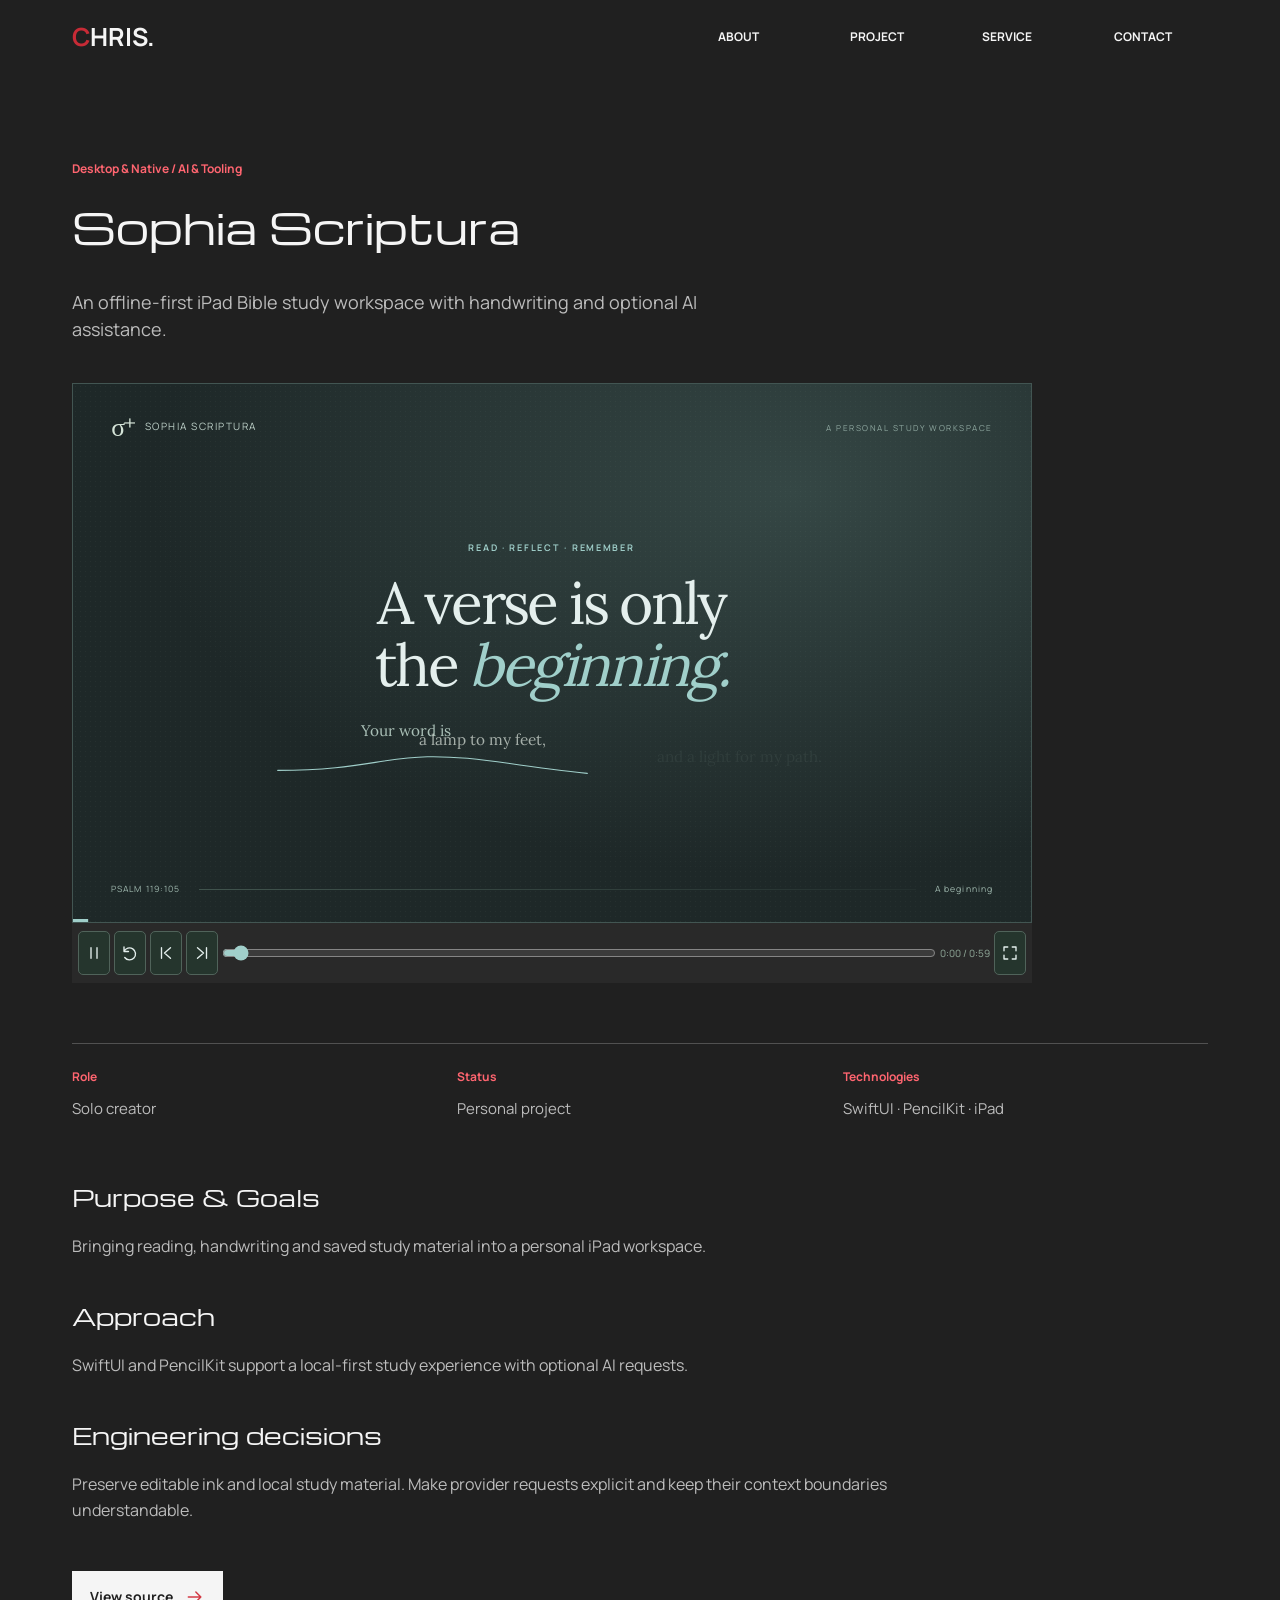
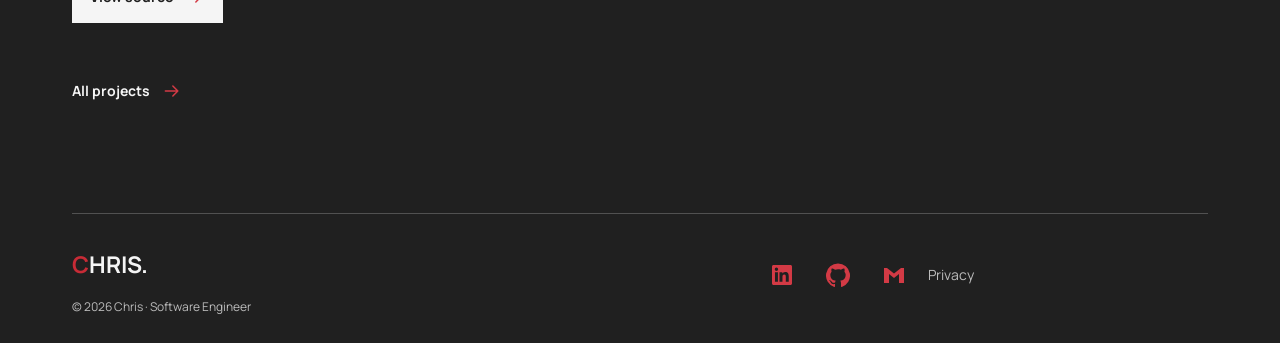
<file: projects/sophia-scriptura/index.html>
<!DOCTYPE html><html lang="en"><head><meta charSet="utf-8"/><link rel="preconnect" href="/" crossorigin=""/><meta name="viewport" content="width=device-width, initial-scale=1"/><link rel="stylesheet" href="/_next/static/chunks/3tcnra1x0i84_.css" data-precedence="next"/><link rel="preload" as="script" fetchPriority="low" href="/_next/static/chunks/19wg2q9r2_sev.js"/><script src="/_next/static/chunks/1c0mhc5ebbn3y.js" async=""></script><script src="/_next/static/chunks/2khxl0v1q4i6n.js" async=""></script><script src="/_next/static/chunks/turbopack-3-ry682tkyiqk.js" async=""></script><script src="/_next/static/chunks/0umf92h1sb77c.js" async=""></script><script src="/_next/static/chunks/0t4nwodfyttwr.js" async=""></script><title>Sophia Scriptura | Chris — Software Engineer</title><meta name="description" content="An offline-first iPad Bible study workspace with handwriting and optional AI assistance."/><meta name="robots" content="index, follow"/><link rel="canonical" href="https://work-w-christianrpaje.me/projects/sophia-scriptura/"/><meta property="og:title" content="Sophia Scriptura | Chris — Software Engineer"/><meta property="og:description" content="An offline-first iPad Bible study workspace with handwriting and optional AI assistance."/><meta property="og:url" content="https://work-w-christianrpaje.me/projects/sophia-scriptura/"/><meta property="og:site_name" content="Chris — Software Engineer"/><meta property="og:type" content="website"/><meta name="twitter:card" content="summary"/><meta name="twitter:title" content="Sophia Scriptura | Chris — Software Engineer"/><meta name="twitter:description" content="An offline-first iPad Bible study workspace with handwriting and optional AI assistance."/><script src="/_next/static/chunks/0cz1d0mv5g_q7.js" noModule=""></script></head><body style="--background:#202020;--surface:#292929;--foreground:#F5F5F5;--muted:#BCBCBC;--decorative:#C72B36;--accent:#FF6570;--functional:#D33A45;--border:#515151;--primary-hover:#FFE4E6;--glow-inner:#A6222E;--glow-mid:#82202B;--desktop-gutter:72px;--mobile-gutter:24px;--card-gap:20px;--card-padding:24px;--control-height:52px;--hero-glow:radial-gradient(ellipse closest-side at center,rgba(166,34,46,0.7600) 0%,rgba(164,34,46,0.7400) 2.5%,rgba(163,34,46,0.7200) 5%,rgba(161,34,46,0.7000) 7.5%,rgba(159,34,45,0.6800) 10%,rgba(158,34,45,0.6600) 12.5%,rgba(156,33,45,0.6400) 15%,rgba(155,33,45,0.6200) 17.5%,rgba(153,33,45,0.6000) 20%,rgba(151,33,45,0.5800) 22.5%,rgba(150,33,45,0.5600) 25%,rgba(148,33,45,0.5400) 27.500000000000004%,rgba(146,33,44,0.5200) 30%,rgba(145,33,44,0.5000) 32.5%,rgba(143,33,44,0.4800) 35%,rgba(141,33,44,0.4600) 37.5%,rgba(140,33,44,0.4400) 40%,rgba(138,32,44,0.4200) 42.5%,rgba(137,32,44,0.4000) 45%,rgba(135,32,43,0.3800) 47.5%,rgba(133,32,43,0.3600) 50%,rgba(132,32,43,0.3400) 52.5%,rgba(130,32,43,0.3200) 55.00000000000001%,rgba(125,32,42,0.3022) 57.49999999999999%,rgba(119,32,42,0.2844) 60%,rgba(114,32,41,0.2667) 62.5%,rgba(108,32,41,0.2489) 65%,rgba(103,32,40,0.2311) 67.5%,rgba(97,32,39,0.2133) 70%,rgba(92,32,39,0.1956) 72.5%,rgba(86,32,38,0.1778) 75%,rgba(81,32,38,0.1600) 77.5%,rgba(76,32,37,0.1422) 80%,rgba(70,32,36,0.1244) 82.5%,rgba(65,32,36,0.1067) 85%,rgba(59,32,35,0.0889) 87.5%,rgba(54,32,34,0.0711) 90%,rgba(48,32,34,0.0533) 92.5%,rgba(43,32,33,0.0356) 95%,rgba(37,32,33,0.0178) 97.5%,rgba(32,32,32,0.0000) 100%)"><div hidden=""><!--$--><!--/$--></div><div class="site-frame"><a class="skip-link" href="#content">Skip to content</a><header class="site-header" data-scrolled="false" data-menu-open="false"><div class="header-inner"><a class="wordmark" href="/" aria-label="Chris — Home"><span>C</span>HRIS.</a><nav class="desktop-navigation" aria-label="Primary"><a href="/#about">ABOUT</a><a href="/#project">PROJECT</a><a href="/#service">SERVICE</a><a href="/#contact">CONTACT</a></nav><button class="menu-toggle" aria-expanded="false" aria-controls="mobile-navigation">MENU +</button></div><nav id="mobile-navigation" class="mobile-navigation" aria-label="Mobile" hidden=""><div class="mobile-menu-items"><div class="mobile-menu-item"><a href="/#about"><span>01</span>ABOUT</a></div><div class="mobile-menu-item"><a href="/#project"><span>02</span>PROJECT</a></div><div class="mobile-menu-item"><a href="/#service"><span>03</span>SERVICE</a></div><div class="mobile-menu-item"><a href="/#contact"><span>04</span>CONTACT</a></div><p>Let’s build something meaningful.</p></div></nav><noscript><nav class="no-script-navigation" aria-label="Primary"><a href="/#about">ABOUT</a><a href="/#project">PROJECT</a><a href="/#service">SERVICE</a><a href="/#contact">CONTACT</a></nav></noscript></header><main id="content" class="auxiliary-page" tabindex="-1"><p class="section-kicker">Desktop &amp; Native / AI &amp; Tooling</p><h1>Sophia Scriptura</h1><p class="auxiliary-lead">An offline-first iPad Bible study workspace with handwriting and optional AI assistance.</p><div class="project-preview"><div class="animated-showcase" data-compact="false" role="group" aria-label="Sophia Scriptura animated showcase"><img src="/media/sophia-showcase/preview.png" alt="Reconstructed Sophia Scriptura Scripture and handwriting scene" width="1208" height="680" loading="lazy" style="aspect-ratio:16 / 9;margin-bottom:60px"/><div data-showcase-frame="true"></div></div></div><dl class="project-facts"><div><dt>Role</dt><dd>Solo creator</dd></div><div><dt>Status</dt><dd>Personal project</dd></div><div><dt>Technologies</dt><dd>SwiftUI · PencilKit · iPad</dd></div></dl><article class="story-content"><h2>Purpose &amp; Goals</h2><p>Bringing reading, handwriting and saved study material into a personal iPad workspace.</p><h2>Approach</h2><p>SwiftUI and PencilKit support a local-first study experience with optional AI requests.</p><h2>Engineering decisions</h2><p>Preserve editable ink and local study material. Make provider requests explicit and keep their context boundaries understandable.</p></article><nav class="detail-actions" aria-label="Project evidence"><a class="action" href="https://github.com/work-w-chrstnrpj/sophia_scriptura" target="_blank" rel="noreferrer">View source<svg width="20" height="20" viewBox="0 0 20 20" fill="none" aria-hidden="true" class="arrow-icon"><path d="M3.333 10h12.5m-5-5 5 5-5 5" stroke="currentColor" stroke-width="1.5" stroke-linecap="round" stroke-linejoin="round"></path></svg></a></nav><a class="project-action" href="/#project">All projects<svg width="20" height="20" viewBox="0 0 20 20" fill="none" aria-hidden="true" class="arrow-icon"><path d="M3.333 10h12.5m-5-5 5 5-5 5" stroke="currentColor" stroke-width="1.5" stroke-linecap="round" stroke-linejoin="round"></path></svg></a></main><footer class="site-footer"><div class="footer-rule"></div><a class="wordmark" href="/" aria-label="Chris — Home"><span>C</span>HRIS.</a><p class="footer-copyright">© <!-- -->2026<!-- --> <!-- -->Chris<!-- --> · <!-- -->Software Engineer</p><div class="footer-links"><div class="social-links"><a href="https://www.linkedin.com/in/work-w-christian-paje/" aria-label="LinkedIn"><svg width="24" height="24" viewBox="0 0 24 24" aria-hidden="true" fill="currentColor"><path d="M20.45 2H3.55C2.69 2 2 2.68 2 3.52v16.96c0 .84.69 1.52 1.55 1.52h16.9c.86 0 1.55-.68 1.55-1.52V3.52c0-.84-.69-1.52-1.55-1.52ZM7.93 18.75H4.98V9.2h2.95v9.55ZM6.45 7.9a1.71 1.71 0 1 1 0-3.42 1.71 1.71 0 0 1 0 3.42Zm12.3 10.85H15.8V14.1c0-1.11-.02-2.54-1.55-2.54-1.55 0-1.79 1.21-1.79 2.46v4.73H9.51V9.2h2.83v1.3h.04c.39-.74 1.36-1.53 2.8-1.53 3 0 3.57 1.97 3.57 4.53v5.25Z"></path></svg></a><a href="https://github.com/work-w-chrstnrpj" aria-label="GitHub"><svg width="24" height="24" viewBox="0 0 24 24" aria-hidden="true" fill="currentColor"><path d="M12 .5a12 12 0 0 0-3.793 23.385c.6.111.82-.261.82-.577v-2.234c-3.338.726-4.043-1.416-4.043-1.416-.546-1.387-1.333-1.756-1.333-1.756-1.09-.745.083-.729.083-.729 1.205.085 1.839 1.237 1.839 1.237 1.07 1.834 2.807 1.304 3.492.997.108-.775.419-1.305.762-1.605-2.665-.303-5.467-1.333-5.467-5.931 0-1.31.469-2.381 1.236-3.221-.124-.303-.536-1.524.117-3.176 0 0 1.008-.323 3.301 1.23A11.5 11.5 0 0 1 12 6.3c1.02.005 2.047.138 3.006.404 2.291-1.553 3.297-1.23 3.297-1.23.655 1.652.243 2.873.119 3.176.77.84 1.235 1.911 1.235 3.221 0 4.61-2.807 5.625-5.479 5.922.43.372.823 1.102.823 2.222v3.293c0 .319.216.694.825.576A12 12 0 0 0 12 .5Z"></path></svg></a><a href="mailto:christianrpaje.work@gmail.com" aria-label="Email Chris"><svg width="24" height="24" viewBox="0 0 24 24" aria-hidden="true" fill="currentColor"><path d="M2 5h3l7 5.5L19 5h3v15h-5V11l-5 4-5-4v9H2Z"></path></svg></a></div><a href="/privacy/">Privacy</a></div></footer></div><!--$--><!--/$--><script id="_R_">(globalThis["TURBOPACK"] || (globalThis["TURBOPACK"] = [])).push({"otherChunks":["static/chunks/19wg2q9r2_sev.js","static/chunks/1c0mhc5ebbn3y.js","static/chunks/2khxl0v1q4i6n.js"],"runtimeModuleIds":[94553]});</script><script src="/_next/static/chunks/19wg2q9r2_sev.js" async=""></script><script>(self.__next_f=self.__next_f||[]).push([0])</script><script>self.__next_f.push([1,"1:\"$Sreact.fragment\"\n3:\"/_next/static/chunks/0umf92h1sb77c.js\"\n4:I[39756,[\"$3\"],\"default\"]\n5:I[37457,[\"$3\"],\"default\"]\n6:\"/_next/static/chunks/0t4nwodfyttwr.js\"\n7:I[25917,[\"$3\",\"$6\"],\"Header\"]\n12:I[68027,[\"$3\"],\"default\",1]\n:HL[\"/_next/static/chunks/3tcnra1x0i84_.css\",\"style\"]\n:HC[\"/\",\"\"]\n2:T4c4,radial-gradient(ellipse closest-side at center,rgba(166,34,46,0.7600) 0%,rgba(164,34,46,0.7400) 2.5%,rgba(163,34,46,0.7200) 5%,rgba(161,34,46,0.7000) 7.5%,rgba(159,34,45,0.6800) 10%,rgba(158,34,45,0.6600) 12.5%,rgba(156,33,45,0.6400) 15%,rgba(155,33,45,0.6200) 17.5%,rgba(153,33,45,0.6000) 20%,rgba(151,33,45,0.5800) 22.5%,rgba(150,33,45,0.5600) 25%,rgba(148,33,45,0.5400) 27.500000000000004%,rgba(146,33,44,0.5200) 30%,rgba(145,33,44,0.5000) 32.5%,rgba(143,33,44,0.4800) 35%,rgba(141,33,44,0.4600) 37.5%,rgba(140,33,44,0.4400) 40%,rgba(138,32,44,0.4200) 42.5%,rgba(137,32,44,0.4000) 45%,rgba(135,32,43,0.3800) 47.5%,rgba(133,32,43,0.3600) 50%,rgba(132,32,43,0.3400) 52.5%,rgba(130,32,43,0.3200) 55.00000000000001%,rgba(125,32,42,0.3022) 57.49999999999999%,rgba(119,32,42,0.2844) 60%,rgba(114,32,41,0.2667) 62.5%,rgba(108,32,41,0.2489) 65%,rgba(103,32,40,0.2311) 67.5%,rgba(97,32,39,0.2133) 70%,rgba(92,32,39,0.1956) 72.5%,rgba(86,32,38,0.1778) 75%,rgba(81,32,38,0.1600) 77.5%,rgba(76,32,37,0.1422) 80%,rgba(70,32,36,0.1244) 82.5%,rgba(65,32,36,0.1067) 85%,rgba(59,32,35,0.0889) 87.5%,rgba(54,32,34,0.0711) 90%,rgba(48,32,34,0.0533) 92.5%,rgba(43,32,33,0.0356) 95%,rgba(37,32,33,0.0178) 97.5%,rgba(32,32,32,0.0000) 100%)c:X\nf:[[\"children\",{\"s\":\"__PAGE__\",\"h\":512,\"d\":{\"r\":\"$L10\",\"p\":false,\"v\":null}}]]\nd:[[\"children\",{\"s\":{\"n\":\"slug\",\"t\":\"d\",\"k\":\"sophia-scriptura\",\"s\":[]},\"h\":66048,\"d\":{\"r\":\"$Le\",\"p\":false,\"v\":\"$c\"},\"c\":\"$Qf\"}]]\na:[[\"children\",{\"s\":\"projects\",\"h\":131584,\"d\":{\"r\":\"$Lb\",\"p\":false,\"v\":\"$c\"},\"c\":\"$Qd\"}]]\n0:{\"P\":null,\"c\":[\"\",\"projects\",\"sophia-scriptura\",\"\"],\"q\":\"\",\"i\":false,\"t\":{\"t\":{\"s\":\"\",\"h\":131600,\"d\":{\"r\":[\"$\",\"$1\",\"c\",{\"children\":[[[\"$\",\"link\",\"0\",{\"rel\":\"stylesheet\",\"href\":\"/_next/static/chunks/3tcnra1x0i84_.css\",\"precedence\":\"next\",\"crossOrigin\":\"$undefined\",\"nonce\":\"$undefined\"}],[\"$\",\"script\",\"script-0\",{\"src\":\"/_next/static/chunks/0umf92h1sb77c.js\",\"async\":true,\"nonce\":\"$undefined\"}]],[\"$\",\"html\",null,{\"lang\":\"en\",\"children\":[\"$\",\"body\",null,{\"style\":{\"--background\":\"#202020\",\"--surface\":\"#292929\",\"--foreground\":\"#F5F5F5\",\"--muted\":\"#BCBCBC\",\"--decorative\":\"#C72B36\",\"--accent\":\"#FF6570\",\"--functional\":\"#D33A45\",\"--border\":\"#515151\",\"--primary-hover\":\"#FFE4E6\",\"--glow-inner\":\"#A6222E\",\"--glow-mid\":\"#82202B\",\"--desktop-gutter\":\"72px\",\"--mobile-gutter\":\"24px\",\"--card-gap\":\"20px\",\"--card-padding\":\"24px\",\"--control-height\":\"52px\",\"--hero-glow\":\"$2\"},\"children\":[\"$\",\"$L4\",null,{\"parallelRouterKey\":\"children\",\"error\":\"$undefined\",\"errorStyles\":\"$undefined\",\"errorScripts\":\"$undefined\",\"template\":[\"$\",\"$L5\",null,{}],\"templateStyles\":\"$undefined\",\"templateScripts\":\"$undefined\",\"notFound\":[[\"$\",\"div\",null,{\"className\":\"site-frame\",\"children\":[[\"$\",\"a\",null,{\"className\":\"skip-link\",\"href\":\"#content\",\"children\":\"Skip to content\"}],[\"$\",\"$L7\",null,{\"profile\":{\"name\":\"Chris\",\"fullName\":\"Christian Paje\",\"wordmark\":\"CHRIS.\",\"roles\":[\"Software Engineer\",\"Full-Stack Engineer\",\"AI Engineer\"],\"biography\":\"I build full-stack applications, backend integrations, and practical AI experiences. My professional work spans banking workflows, authentication, KYC onboarding, and enterprise AI.\",\"email\":\"christianrpaje.work@gmail.com\",\"portrait\":{\"src\":\"/media/chris-monochrome.webp\",\"alt\":\"Chris in a suit and glasses\",\"width\":965,\"height\":1630,\"provenance\":\"Owner-supplied portrait; approved monochrome design asset.\"},\"hero\":{\"headline\":[\"Thoughtful ideas.\",\"Precisely built.\"],\"mobileHeadline\":[\"Thoughtful\",\"ideas.\",\"Precisely built.\"],\"introduction\":\"I’m Chris, a software engineer building full-stack applications and practical AI experiences.\",\"positioning\":\"SOFTWARE ENGINEER / FULL-STACK / AI\",\"mobilePositioning\":\"SOFTWARE / FULL-STACK / AI\",\"primary\":{\"label\":\"Explore Projects\",\"section\":\"project\"},\"secondary\":{\"label\":\"Hire Me\",\"section\":\"contact\"},\"portraitCaption\":\"Engineer. Builder. Problem solver.\",\"disciplines\":[{\"id\":\"software\",\"title\":\"Software\",\"description\":\"Thoughtful architecture\"},{\"id\":\"fullstack\",\"title\":\"Full-stack\",\"description\":\"From interface to API\"},{\"id\":\"ai\",\"title\":\"Applied AI\",\"description\":\"Practical intelligence\"}]},\"socials\":[{\"id\":\"linkedin\",\"label\":\"LinkedIn\",\"icon\":\"linkedin\",\"url\":\"https://www.linkedin.com/in/work-w-christian-paje/\"},{\"id\":\"github\",\"label\":\"GitHub\",\"icon\":\"github\",\"url\":\"https://github.com/work-w-chrstnrpj\"},{\"id\":\"email\",\"label\":\"Email Chris\",\"icon\":\"email\",\"url\":\"mailto:christianrpaje.work@gmail.com\"}],\"expertise\":[{\"id\":\"fullstack\",\"title\":\"Full-stack\",\"tools\":\"React · Java · Spring Boot\"},{\"id\":\"integration\",\"title\":\"Integration\",\"tools\":\"REST · SSO / RBAC · Databases\"},{\"id\":\"ai\",\"title\":\"Applied AI\",\"tools\":\"Spring AI · RAG · MCP\"}],\"resume\":{\"available\":true,\"label\":\"Download resume\",\"path\":\"/media/Christian_Paje_CV.pdf\"}},\"navigation\":[{\"id\":\"about\",\"label\":\"ABOUT\"},{\"id\":\"project\",\"label\":\"PROJECT\"},{\"id\":\"service\",\"label\":\"SERVICE\"},{\"id\":\"contact\",\"label\":\"CONTACT\"}],\"copy\":{\"about\":{\"kicker\":\"01 / ABOUT ME\",\"title\":\"Engineering with\\npurpose.\"},\"project\":{\"kicker\":\"02 / SELECTED PERSONAL WORK\",\"title\":\"Ideas made tangible.\",\"lead\":\"Six personal projects. Built independently, from concept to code.\"},\"service\":{\"kicker\":\"03 / WHAT I CAN HELP WITH\",\"title\":\"Built around your needs.\",\"lead\":\"From a focused feature to a connected application.\"},\"contact\":{\"kicker\":\"04 / LET’S CONNECT\",\"title\":\"Have something\\nin mind?\",\"lead\":\"A role, a project, or an idea worth exploring. Let’s talk.\"},\"experience\":\"Experience\",\"education\":\"Education\",\"skills\":\"Skills \u0026 technologies\",\"skillsLead\":\"The languages, tools and practices behind my work.\",\"projectAttribution\":\"PERSONAL PROJECT · SOLO CREATOR\",\"projectPreview\":\"PROJECT PREVIEW / COMING NEXT\",\"viewProject\":\"View project\",\"allProjects\":\"All projects\",\"noProjects\":\"No projects in this category.\",\"showAll\":\"Show all\",\"discuss\":{\"label\":\"Discuss a Project\",\"section\":\"contact\"},\"privacy\":\"Privacy\",\"home\":\"Home\",\"menuOpen\":\"MENU +\",\"menuClose\":\"CLOSE ×\",\"menuClosing\":\"Let’s build something meaningful.\",\"skip\":\"Skip to content\",\"footer\":\"Software Engineer\",\"auxiliary\":{\"caseStudyHeadings\":{\"Problem\":\"Purpose \u0026 Goals\"},\"role\":\"Role\",\"status\":\"Status\",\"stack\":\"Technologies\",\"evidence\":\"Project evidence\",\"source\":\"View source\",\"live\":\"Open live project\",\"video\":\"Watch demo\",\"transcript\":\"Read transcript\",\"privacyLead\":\"How this portfolio handles information you choose to share.\",\"privacyContact\":\"Questions about your information\",\"privacyLinks\":[{\"label\":\"Web3Forms privacy\",\"url\":\"https://web3forms.com/privacy\"},{\"label\":\"hCaptcha privacy\",\"url\":\"https://www.hcaptcha.com/privacy\"},{\"label\":\"GitHub privacy\",\"url\":\"https://docs.github.com/en/site-policy/privacy-policies/github-general-privacy-statement\"}],\"privacySections\":[{\"title\":\"Browsing\",\"body\":\"This static portfolio has no visitor accounts, application database or application analytics. The hosting provider may process request information to serve and secure the site.\"},{\"title\":\"Contact messages\",\"body\":\"When the contact form is enabled, your name, email, inquiry type, optional company and message pass directly to Web3Forms and the receiving inbox. The public form identifier identifies the recipient configuration. Provider acceptance does not guarantee inbox delivery. The portfolio does not store messages in an application database.\"},{\"title\":\"Spam protection\",\"body\":\"The enabled form loads hCaptcha to check submissions for abuse. That external service may process technical and interaction information under its own policies. No captcha loads while this portfolio’s form is disabled. Direct email remains available.\"},{\"title\":\"Retention and your choices\",\"body\":\"Message retention depends on the form provider and receiving inbox. Exact account retention settings must be verified before form activation; this site does not promise immediate deletion or zero provider storage. Contact the portfolio owner to ask about messages you have sent.\"},{\"title\":\"External services\",\"body\":\"Source, social and demo links open external sites with their own privacy practices. Read the service policies below for more information.\"}],\"notFoundTitle\":\"Page not found.\",\"notFoundLead\":\"This address is unavailable. Return home to explore the current work.\"}}}],\"$L8\",\"$L9\"]}],[]],\"forbidden\":\"$undefined\",\"unauthorized\":\"$undefined\"}]}]}]]}],\"p\":false,\"v\":null},\"c\":\"$Qa\"},\"h\":{\"r\":\"$L11\",\"p\":false,\"v\":null}},\"m\":\"$undefined\",\"G\":[\"$12\",[\"$L13\"]],\"S\":true,\"r\":\"$undefined\",\"s\":\"$undefined\",\"a\":\"$undefined\",\"l\":\"$undefined\",\"p\":\"$undefined\",\"d\":\"$undefined\",\"b\":\"yEjSKyEud0TG5LdQdmSpo\"}\n15:I[97367,[\"$3\"],\"OutletBoundary\"]\n16:\"$Sreact.suspense\"\n18:\"ViewportBoundary\"\n19:I[97367,[\"$3\"],\"$18\"]\n1b:\"MetadataBoundary\"\n1c:I[97367,[\"$3\"],\"$1b\"]\n8:[\"$\",\"main\",null,{\"id\":\"content\",\"className\":\"auxiliary-page\",\"tabIndex\":-1,\"children\":[[\"$\",\"p\",null,{\"className\":\"section-kicker\",\"children\":\"404\"}],[\"$\",\"h1\",null,{\"children\":\"Page not found.\"}],[\"$\",\"p\",null,{\"className\":\"auxiliary-lead\",\"children\":\"This address is unavailable. Return home to explore the current work.\"}],[\"$\",\"a\",null,{\"className\":\"action\",\"href\":\"/\",\"children\":\"Home\"}]]}]\n9:[\"$\",\"footer\",null,{\"className\":\"site-footer\",\"children\":[[\"$\",\"div\",null,{\"className\":\"footer-rule\"}],[\"$\",\"a\",null,{\"className\":\"wordmark\",\"href\":\"/\",\"aria-label\":\"Chris — Home\",\"children\":[[\"$\",\"span\",null,{\"children\":\"C\"}],\"HRIS.\"]}],[\"$\",\"p\",null,{\"className\":\"footer-copyright\",\"children\":[\"© \",2026,\" \",\"Chris\",\" · \",\"Software Engineer\"]}],[\"$\",\"div\",null,{\"className\":\"footer-links\",\"children\":[[\"$\",\"div\",null,{\"className\":\"social-links\",\"children\":[[\"$\",\"a\",\"linkedin\",{\"href\":\"https://www.linkedin.com/in/work-w-christian-paje/\",\"aria-label\":\"LinkedIn\",\"children\":[\"$\",\"svg\",null,{\"width\":\"24\",\"height\":\"24\",\"viewBox\":\"0 0 24 24\",\"aria-hidden\":\"true\",\"fill\":\"currentColor\",\"children\":[\"$\",\"path\",null,{\"d\":\"M20.45 2H3.55C2.69 2 2 2.68 2 3.52v16.96c0 .84.69 1.52 1.55 1.52h16.9c.86 0 1.55-.68 1.55-1.52V3.52c0-.84-.69-1.52-1.55-1.52ZM7.93 18.75H4.98V9.2h2.95v9.55ZM6.45 7.9a1.71 1.71 0 1 1 0-3.42 1.71 1.71 0 0 1 0 3.42Zm12.3 10.85H15.8V14.1c0-1.11-.02-2.54-1.55-2.54-1.55 0-1.79 1.21-1.79 2.46v4.73H9.51V9.2h2.83v1.3h.04c.39-.74 1.36-1.53 2.8-1.53 3 0 3.57 1.97 3.57 4.53v5.25Z\"}]}]}],[\"$\",\"a\",\"github\",{\"href\":\"https://github.com/work-w-chrstnrpj\",\"aria-label\":\"GitHub\",\"children\":[\"$\",\"svg\",null,{\"width\":\"24\",\"height\":\"24\",\"viewBox\":\"0 0 24 24\",\"aria-hidden\":\"true\",\"fill\":\"currentColor\",\"children\":[\"$\",\"path\",null,{\"d\":\"M12 .5a12 12 0 0 0-3.793 23.385c.6.111.82-.261.82-.577v-2.234c-3.338.726-4.043-1.416-4.043-1.416-.546-1.387-1.333-1.756-1.333-1.756-1.09-.745.083-.729.083-.729 1.205.085 1.839 1.237 1.839 1.237 1.07 1.834 2.807 1.304 3.492.997.108-.775.419-1.305.762-1.605-2.665-.303-5.467-1.333-5.467-5.931 0-1.31.469-2.381 1.236-3.221-.124-.303-.536-1.524.117-3.176 0 0 1.008-.323 3.301 1.23A11.5 11.5 0 0 1 12 6.3c1.02.005 2.047.138 3.006.404 2.291-1.553 3.297-1.23 3.297-1.23.655 1.652.243 2.873.119 3.176.77.84 1.235 1.911 1.235 3.221 0 4.61-2.807 5.625-5.479 5.922.43.372.823 1.102.823 2.222v3.293c0 .319.216.694.825.576A12 12 0 0 0 12 .5Z\"}]}]}],[\"$\",\"a\",\"email\",{\"href\":\"mailto:christianrpaje.work@gmail.com\",\"aria-label\":\"Email Chris\",\"children\":[\"$\",\"svg\",null,{\"width\":\"24\",\"height\":\"24\",\"viewBox\":\"0 0 24 24\",\"aria-hidden\":\"true\",\"fill\":\"currentColor\",\"children\":[\"$\",\"path\",null,{\"d\":\"M2 5h3l7 5.5L19 5h3v15h-5V11l-5 4-5-4v9H2Z\"}]}]}]]}],[\"$\",\"a\",null,{\"href\":\"/privacy/\",\"children\":\"Privacy\"}]]}]]}]\nb:[\"$\",\"$1\",\"c\",{\"children\":[null,[\"$\",\"$L4\",null,{\"parallelRouterKey\":\"children\",\"error\":\"$undefined\",\"errorStyles\":\"$undefined\",\"errorScripts\":\"$undefined\",\"template\":[\"$\",\"$L5\",null,{}],\"templateStyles\":\"$undefined\",\"templateScripts\":\"$undefined\",\"notFound\":\"$undefined\",\"forbidden\":\"$undefined\",\"unauthorized\":\"$undefined\"}]]}]\ne:[\"$\",\"$1\",\"c\",{\"children\":[null,[\"$\",\"$L4\",null,{\"parallelRouterKey\":\"children\",\"error\":\"$undefined\",\"errorStyles\":\"$undefined\",\"errorScripts\":\"$undefined\",\"template\":[\"$\",\"$L5\",null,{}],\"templateStyles\":\"$undefined\",\"templateScripts\":\"$undefined\",\"notFound\":\"$undefined\",\"forbidden\":\"$undefined\",\"unauthorized\":\"$undefined\"}]]}]\n10:[\"$\",\"$1\",\"c\",{\"children\":[\"$L14\",[[\"$\",\"script\",\"script-0\",{\"src\":\"/_next/static/chunks/0t4nwodfyttwr.js\",\"async\":true,\"nonce\":\"$undefined\"}]],[\"$\",\"$L15\",null,{\"children\":[\"$\",\"$16\",null,{\"name\":\"Next.MetadataOutlet\",\"children\":\"$@17\"}]}]]}]\n11:[\"$\",\"$1\",\"h\",{\"children\":[null,[\"$\",\"$L19\",null,{\"children\":\"$L1a\"}],[\"$\",\"$L1c\",null,{\"children\":[[\"$\",\"div\",null,{\"hidden\":true,\"children\":[\"$\",\"$16\",null,{\"name\":\"Next.Metadata\",\"children\":\"$L1d\"}]}],null]}],null]}]\n13:[\"$\",\"link\",\"0\",{\"rel\":\"stylesheet\",\"href\":\"/_next/static/chunks/3tcnra1x0i84_.css\",\"precedence\":\"next\",\"crossOrigin\":\"$undefined\",\"nonce\":\"$undefined\"}]\nc:C\n14:[\"$\",\"div\",null,{\"className\":\"site-frame\",\"children\":[[\"$\",\"a\",null,{\"className\":\"skip-link\",\"href\":\"#content\",\"children\":\"Skip to content\"}],[\"$\",\"$L7\",null,{\"profile\":{\"name\":\"Chris\",\"fullName\":\"Christian Paje\",\"wordmark\":\"CHRIS.\",\"roles\":[\"Software Engineer\",\"Full-Stack Engineer\",\"AI Engineer\"],\"biography\":\"I build full-stack applications, backend integrations, and practical AI experiences. My professional work spans banking workflows, authentication, KYC onboarding, and enterprise AI.\",\"email\":\"christianrpaje.work@gmail.com\",\"portrait\":{\"src\":\"/media/chris-monochrome.webp\",\"alt\":\"Chris in a suit and glasses\",\"width\":965,\"height\":1630,\"provenance\":\"Owner-supplied portrait; approved monochrome design asset.\"},\"hero\":{\"headline\":[\"Thoughtful ideas.\",\"Precisely built.\"],\"mobileHeadline\":[\"Thoughtful\",\"ideas.\",\"Precisely built.\"],\"introduction\":\"I’m Chris, a software engineer building full-stack applications and practical AI experiences.\",\"positioning\":\"SOFTWARE ENGINEER / FULL-STACK / AI\",\"mobilePositioning\":\"SOFTWARE / FULL-STACK / AI\",\"primary\":{\"label\":\"Explore Projects\",\"section\":\"project\"},\"secondary\":{\"label\":\"Hire Me\",\"section\":\"contact\"},\"portraitCaption\":\"Engineer. Builder. Problem solver.\",\"disciplines\":[{\"id\":\"software\",\"title\":\"Software\",\"description\":\"Thoughtful architecture\"},{\"id\":\"fullstack\",\"title\":\"Full-stack\",\"description\":\"From interface to API\"},{\"id\":\"ai\",\"title\":\"Applied AI\",\"description\":\"Practical intelligence\"}]},\"socials\":[{\"id\":\"linkedin\",\"label\":\"LinkedIn\",\"icon\":\"linkedin\",\"url\":\"https://www.linkedin.com/in/work-w-christian-paje/\"},{\"id\":\"github\",\"label\":\"GitHub\",\"icon\":\"github\",\"url\":\"https://github.com/work-w-chrstnrpj\"},{\"id\":\"email\",\"label\":\"Email Chris\",\"icon\":\"email\",\"url\":\"mailto:christianrpaje.work@gmail.com\"}],\"expertise\":[{\"id\":\"fullstack\",\"title\":\"Full-stack\",\"tools\":\"React · Java · Spring Boot\"},{\"id\":\"integration\",\"title\":\"Integration\",\"tools\":\"REST · SSO / RBAC · Databases\"},{\"id\":\"ai\",\"title\":\"Applied AI\",\"tools\":\"Spring AI · RAG · MCP\"}],\"resume\":{\"available\":true,\"label\":\"Download resume\",\"path\":\"/media/Christian_Paje_CV.pdf\"}},\"navigation\":[{\"id\":\"about\",\"label\":\"ABOUT\"},{\"id\":\"project\",\"label\":\"PROJECT\"},{\"id\":\"service\",\"label\":\"SERVICE\"},{\"id\":\"contact\",\"label\":\"CONTACT\"}],\"copy\":{\"about\":{\"kicker\":\"01 / ABOUT ME\",\"title\":\"Engineering with\\npurpose.\"},\"project\":{\"kicker\":\"02 / SELECTED PERSONAL WORK\",\"title\":\"Ideas made tangible.\",\"lead\":\"Six personal projects. Built independently, from concept to code.\"},\"service\":{\"kicker\":\"03 / WHAT I CAN HELP WITH\",\"title\":\"Built around your needs.\",\"lead\":\"From a focused feature to a connected application.\"},\"contact\":{\"kicker\":\"04 / LET’S CONNECT\",\"title\":\"Have something\\nin mind?\",\"lead\":\"A role, a project, or an idea worth exploring. Let’s talk.\"},\"experience\":\"Experience\",\"education\":\"Education\",\"skills\":\"Skills \u0026 technologies\",\"skillsLead\":\"The languages, tools and practices behind my work.\",\"projectAttribution\":\"PERSONAL PROJECT · SOLO CREATOR\",\"projectPreview\":\"PROJECT PREVIEW / COMING NEXT\",\"viewProject\":\"View project\",\"allProjects\":\"All projects\",\"noProjects\":\"No projects in this category.\",\"showAll\":\"Show all\",\"discuss\":{\"label\":\"Discuss a Project\",\"section\":\"contact\"},\"privacy\":\"Privacy\",\"home\":\"Home\",\"menuOpen\":\"MENU +\",\"menuClose\":\"CLOSE ×\",\"menuClosing\":\"Let’s build something meaningful.\",\"skip\":\"Skip to content\",\"footer\":\"Software Engineer\",\"auxiliary\":{\"caseStudyHeadings\":{\"Problem\":\"Purpose \u0026 Goals\"},\"role\":\"Role\",\"status\":\"Status\",\"stack\":\"Technologies\",\"evidence\":\"Project evidence\",\"source\":\"View source\",\"live\":\"Open live project\",\"video\":\"Watch demo\",\"transcript\":\"Read transcript\",\"privacyLead\":\"How this portfolio handles information you choose to share.\",\"privacyContact\":\"Questions about your information\",\"privacyLinks\":[{\"label\":\"Web3Forms privacy\",\"url\":\"https://web3forms.com/privacy\"},{\"label\":\"hCaptcha privacy\",\"url\":\"https://www.hcaptcha.com/privacy\"},{\"label\":\"GitHub privacy\",\"url\":\"https://docs.github.com/en/site-policy/privacy-policies/github-general-privacy-statement\"}],\"privacySections\":[{\"title\":\"Browsing\",\"body\":\"This static portfolio has no visitor accounts, application database or application analytics. The hosting provider may process request information to serve and secure the site.\"},{\"title\":\"Contact messages\",\"body\":\"When the contact form is enabled, your name, email, inquiry type, optional company and message pass directly to Web3Forms and the receiving inbox. The public form identifier identifies the recipient configuration. Provider acceptance does not guarantee inbox delivery. The portfolio does not store messages in an application database.\"},{\"title\":\"Spam protection\",\"body\":\"The enabled form loads hCaptcha to check submissions for abuse. That external service may process technical and interaction information under its own policies. No captcha loads while this portfolio’s form is disabled. Direct email remains available.\"},{\"title\":\"Retention and your choices\",\"body\":\"Message retention depends on the form provider and receiving inbox. Exact account retention settings must be verified before form activation; this site does not promise immediate deletion or zero provider storage. Contact the portfolio owner to ask about messages you have sent.\"},{\"title\":\"External services\",\"body\":\"Source, social and demo links open external sites with their own privacy practices. Read the service policies below for more information.\"}],\"notFoundTitle\":\"Page not found.\",\"notFoundLead\":\"This address is unavailable. Return home to explore the current work.\"}}}],\"$L1e\",\"$L1f\"]}]\n20:\"AnimatedShowcase\"\n21:I[43058,[\"$3\",\"$6\"],\"$20\"]\n1e:[\"$\",\"main\",null,{\"id\":\"content\",\"className\":\"auxiliary-page\",\"tabIndex\":-1,\"children\":[[\"$\",\"p\",null,{\"className\":\"section-kicker\",\"children\":\"Desktop \u0026 Native / AI \u0026 Tooling\"}],[\"$\",\"h1\",null,{\"children\":\"Sophia Scriptura\"}],[\"$\",\"p\",null,{\"className\":\"auxiliary-lead\",\"children\":\"An offline-first iPad Bible study workspace with handwriting and optional AI assistance.\"}],[[\"$\",\"div\",null,{\"className\":\"project-preview\",\"children\":[\"$\",\"$L21\",null,{\"showcase\":{\"module\":\"/media/sophia-showcase/bravado.js\",\"stylesheet\":\"/media/sophia-showcase/bravado.css\",\"label\":\"Sophia Scriptura animated showcase\",\"poster\":{\"src\":\"/media/sophia-showcase/preview.png\",\"alt\":\"Reconstructed Sophia Scriptura Scripture and handwriting scene\",\"width\":1208,\"height\":680,\"provenance\":\"Owner-supplied Bravado v0.2 showcase; reconstructed interface and fictional examples, not a native screenshot.\"}}}]}],[\"$\",\"dl\",null,{\"className\":\"project-facts\",\"children\":[[\"$\",\"div\",null,{\"children\":[[\"$\",\"dt\",null,{\"children\":\"Role\"}],[\"$\",\"dd\",null,{\"children\":\"Solo creator\"}]]}],[\"$\",\"div\",null,{\"children\":[[\"$\",\"dt\",null,{\"children\":\"Status\"}],[\"$\",\"dd\",null,{\"children\":\"Personal project\"}]]}],[\"$\",\"div\",null,{\"children\":[[\"$\",\"dt\",null,{\"children\":\"Technologies\"}],[\"$\",\"dd\",null,{\"children\":\"SwiftUI · PencilKit · iPad\"}]]}]]}],[\"$\",\"article\",null,{\"className\":\"story-content\",\"children\":[[\"$\",\"h2\",\"0\",{\"children\":\"Purpose \u0026 Goals\"}],[\"$\",\"p\",\"1\",{\"children\":\"Bringing reading, handwriting and saved study material into a personal iPad workspace.\"}],[\"$\",\"h2\",\"2\",{\"children\":\"Approach\"}],[\"$\",\"p\",\"3\",{\"children\":\"SwiftUI and PencilKit support a local-first study experience with optional AI requests.\"}],[\"$\",\"h2\",\"4\",{\"children\":\"Engineering decisions\"}],[\"$\",\"p\",\"5\",{\"children\":\"Preserve editable ink and local study material. Make provider requests explicit and keep their context boundaries understandable.\"}]]}],false,[\"$\",\"nav\",null,{\"className\":\"detail-actions\",\"aria-label\":\"Project evidence\",\"children\":[[\"$\",\"a\",null,{\"className\":\"action\",\"href\":\"https://github.com/work-w-chrstnrpj/sophia_scriptura\",\"target\":\"_blank\",\"rel\":\"noreferrer\",\"children\":[\"View source\",[\"$\",\"svg\",null,{\"width\":\"20\",\"height\":\"20\",\"viewBox\":\"0 0 20 20\",\"fill\":\"none\",\"aria-hidden\":\"true\",\"className\":\"arrow-icon\",\"children\":[\"$\",\"path\",null,{\"d\":\"M3.333 10h12.5m-5-5 5 5-5 5\",\"stroke\":\"currentColor\",\"strokeWidth\":\"1.5\",\"strokeLinecap\":\"round\",\"strokeLinejoin\":\"round\"}]}]]}],\"$undefined\",\"$undefined\"]}],[\"$\",\"a\",null,{\"className\":\"project-action\",\"href\":\"/#project\",\"children\":[\"All projects\",[\"$\",\"svg\",null,{\"width\":\"20\",\"height\":\"20\",\"viewBox\":\"0 0 20 20\",\"fill\":\"none\",\"aria-hidden\":\"true\",\"className\":\"arrow-icon\",\"children\":[\"$\",\"path\",null,{\"d\":\"M3.333 10h12.5m-5-5 5 5-5 5\",\"stroke\":\"currentColor\",\"strokeWidth\":\"1.5\",\"strokeLinecap\":\"round\",\"strokeLinejoin\":\"round\"}]}]]}]]]}]\n1f:[\"$\",\"footer\",null,{\"className\":\"site-footer\",\"children\":[[\"$\",\"div\",null,{\"className\":\"footer-rule\"}],[\"$\",\"a\",null,{\"className\":\"wordmark\",\"href\":\"/\",\"aria-label\":\"Chris — Home\",\"children\":[[\"$\",\"span\",null,{\"children\":\"C\"}],\"HRIS.\"]}],[\"$\",\"p\",null,{\"className\":\"footer-copyright\",\"children\":[\"© \",2026,\" \",\"Chris\",\" · \",\"Software Engineer\"]}],[\"$\",\"div\",null,{\"className\":\"footer-links\",\"children\":[[\"$\",\"div\",null,{\"className\":\"social-links\",\"children\":[[\"$\",\"a\",\"linkedin\",{\"href\":\"https://www.linkedin.com/in/work-w-christian-paje/\",\"aria-label\":\"LinkedIn\",\"children\":[\"$\",\"svg\",null,{\"width\":\"24\",\"height\":\"24\",\"viewBox\":\"0 0 24 24\",\"aria-hidden\":\"true\",\"fill\":\"currentColor\",\"children\":\"$9:props:children:3:props:children:0:props:children:0:props:children:props:children\"}]}],[\"$\",\"a\",\"github\",{\"href\":\"https://github.com/work-w-chrstnrpj\",\"aria-label\":\"GitHub\",\"children\":[\"$\",\"svg\",null,{\"width\":\"24\",\"height\":\"24\",\"viewBox\":\"0 0 24 24\",\"aria-hidden\":\"true\",\"fill\":\"currentColor\",\"children\":\"$9:props:children:3:props:children:0:props:children:1:props:children:props:children\"}]}],[\"$\",\"a\",\"email\",{\"href\":\"mailto:christianrpaje.work@gmail.com\",\"aria-label\":\"Email Chris\",\"children\":[\"$\",\"svg\",null,{\"width\":\"24\",\"height\":\"24\",\"viewBox\":\"0 0 24 24\",\"aria-hidden\":\"true\",\"fill\":\"currentColor\",\"children\":[\"$\",\"path\",null,{\"d\":\"M2 5h3l7 5.5L19 5h3v15h-5V11l-5 4-5-4v9H2Z\"}]}]}]]}],[\"$\",\"a\",null,{\"href\":\"/privacy/\",\"children\":\"Privacy\"}]]}]]}]\n1a:[[\"$\",\"meta\",\"0\",{\"charSet\":\"utf-8\"}],[\"$\",\"meta\",\"1\",{\"name\":\"viewport\",\"content\":\"width=device-width, initial-scale=1\"}]]\n17:null\n1d:[[\"$\",\"title\",\"0\",{\"children\":\"Sophia Scriptura | Chris — Software Engineer\"}],[\"$\",\"meta\",\"1\",{\"name\":\"description\",\"content\":\"An offline-first iPad Bible study workspace with handwriting and optional AI assistance.\"}],[\"$\",\"meta\",\"2\",{\"name\":\"robots\",\"content\":\"index, follow\"}],[\"$\",\"link\",\"3\",{\"rel\":\"canonical\",\"href\":\"https://work-w-christianrpaje.me/projects/sophia-scriptura/\"}],[\"$\",\"meta\",\"4\",{\"property\":\"og:title\",\"content\":\"Sophia Scriptura | Chris — Software Engineer\"}],[\"$\",\"meta\",\"5\",{\"property\":\"og:description\",\"content\":\"An offline-first iPad Bible study workspace with handwriting and optional AI assistance.\"}],[\"$\",\"meta\",\"6\",{\"property\":\"og:url\",\"content\":\"https://work-w-christianrpaje.me/projects/sophia-scriptura/\"}],[\"$\",\"meta\",\"7\",{\"property\":\"og:site_name\",\"content\":\"Chris — Software Engineer\"}],[\"$\",\"meta\",\"8\",{\"property\":\"og:type\",\"content\":\"website\"}],[\"$\",\"meta\",\"9\",{\"name\":\"twitter:card\",\"content\":\"summary\"}],[\"$\",\"meta\",\"10\",{\"name\":\"twitter:title\",\"content\":\"Sophia Scriptura | Chris — Software Engineer\"}],[\"$\",\"meta\",\"11\",{\"name\":\"twitter:description\",\"content\":\"An offline-first iPad Bible study workspace with handwriting and optional AI assistance.\"}]]\n"])</script></body></html>
</file>
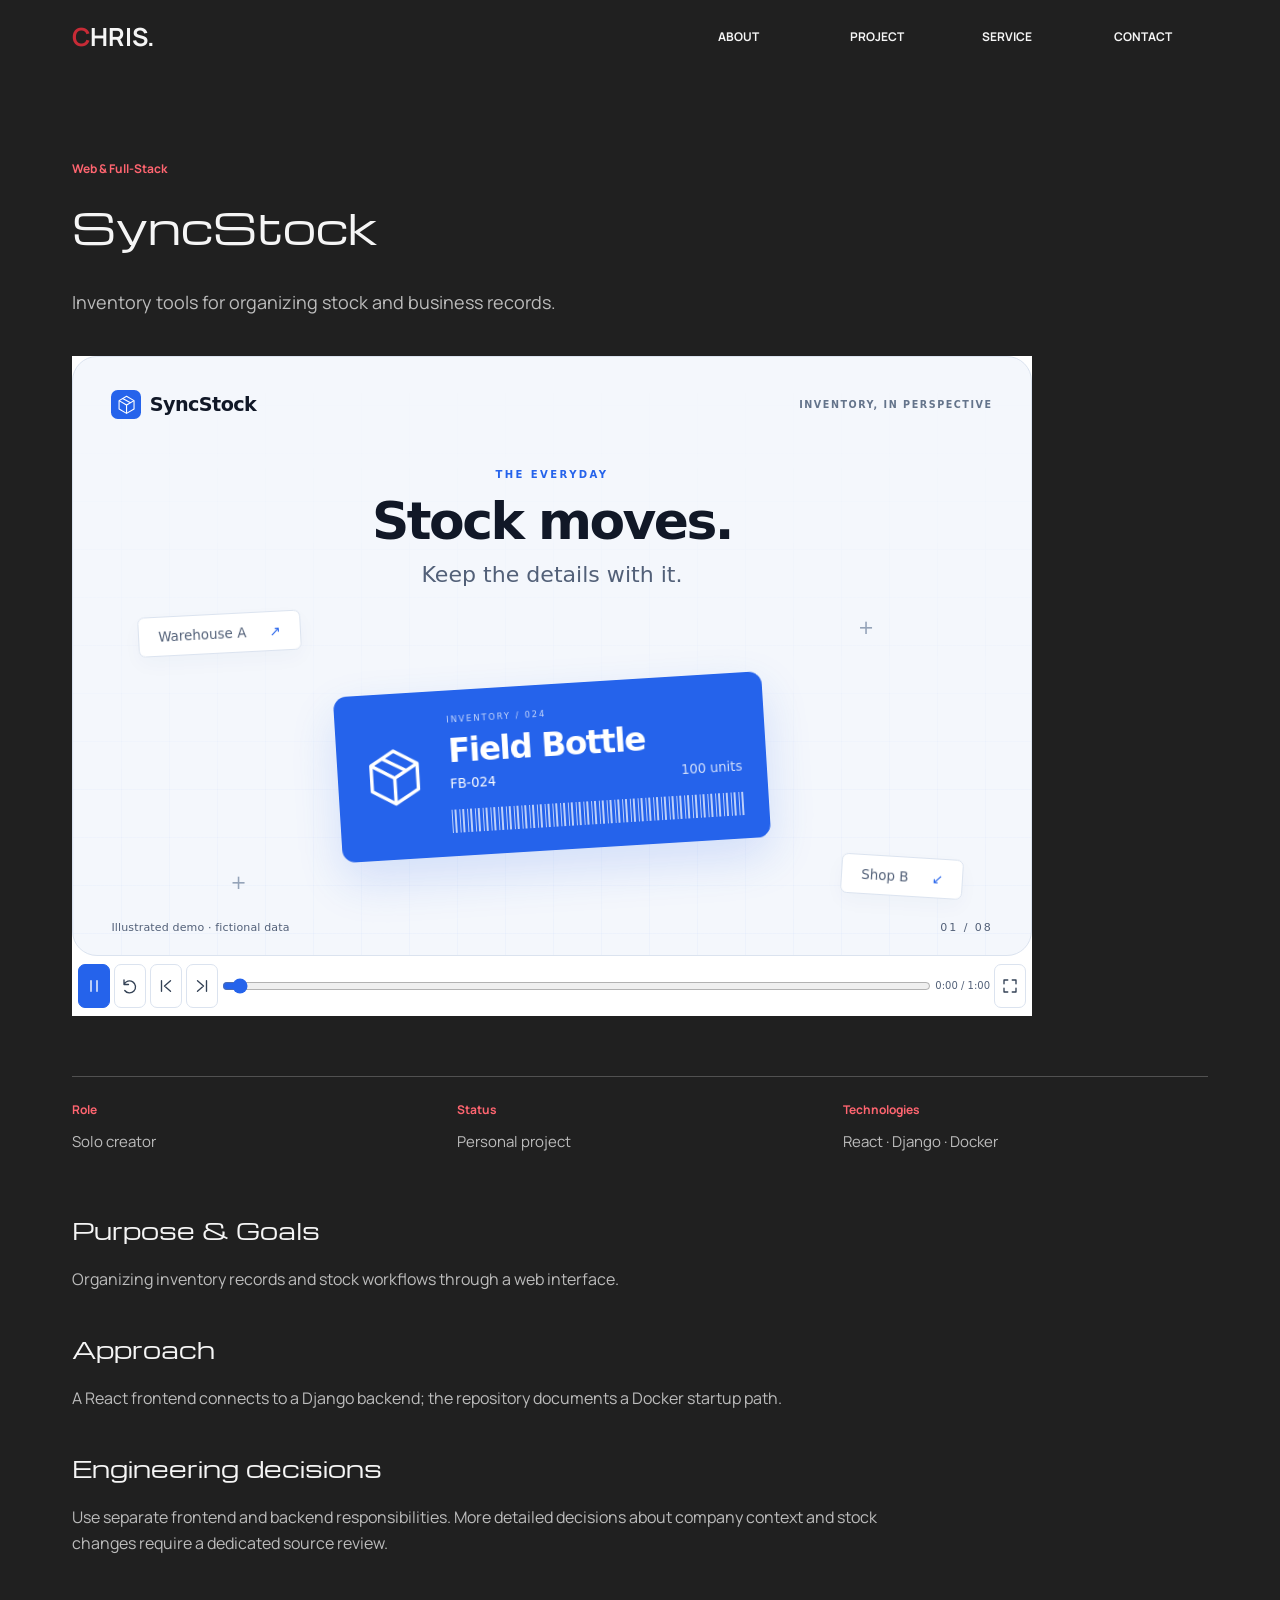
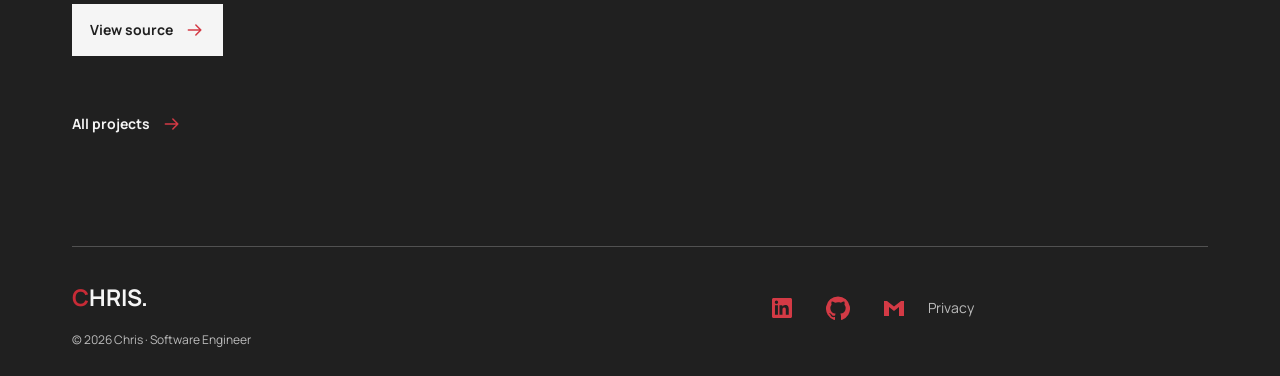
<file: projects/syncstock/index.html>
<!DOCTYPE html><html lang="en"><head><meta charSet="utf-8"/><link rel="preconnect" href="/" crossorigin=""/><meta name="viewport" content="width=device-width, initial-scale=1"/><link rel="stylesheet" href="/_next/static/chunks/3tcnra1x0i84_.css" data-precedence="next"/><link rel="preload" as="script" fetchPriority="low" href="/_next/static/chunks/19wg2q9r2_sev.js"/><script src="/_next/static/chunks/1c0mhc5ebbn3y.js" async=""></script><script src="/_next/static/chunks/2khxl0v1q4i6n.js" async=""></script><script src="/_next/static/chunks/turbopack-3-ry682tkyiqk.js" async=""></script><script src="/_next/static/chunks/0umf92h1sb77c.js" async=""></script><script src="/_next/static/chunks/0t4nwodfyttwr.js" async=""></script><title>SyncStock | Chris — Software Engineer</title><meta name="description" content="Inventory tools for organizing stock and business records."/><meta name="robots" content="index, follow"/><link rel="canonical" href="https://work-w-christianrpaje.me/projects/syncstock/"/><meta property="og:title" content="SyncStock | Chris — Software Engineer"/><meta property="og:description" content="Inventory tools for organizing stock and business records."/><meta property="og:url" content="https://work-w-christianrpaje.me/projects/syncstock/"/><meta property="og:site_name" content="Chris — Software Engineer"/><meta property="og:type" content="website"/><meta name="twitter:card" content="summary"/><meta name="twitter:title" content="SyncStock | Chris — Software Engineer"/><meta name="twitter:description" content="Inventory tools for organizing stock and business records."/><script src="/_next/static/chunks/0cz1d0mv5g_q7.js" noModule=""></script></head><body style="--background:#202020;--surface:#292929;--foreground:#F5F5F5;--muted:#BCBCBC;--decorative:#C72B36;--accent:#FF6570;--functional:#D33A45;--border:#515151;--primary-hover:#FFE4E6;--glow-inner:#A6222E;--glow-mid:#82202B;--desktop-gutter:72px;--mobile-gutter:24px;--card-gap:20px;--card-padding:24px;--control-height:52px;--hero-glow:radial-gradient(ellipse closest-side at center,rgba(166,34,46,0.7600) 0%,rgba(164,34,46,0.7400) 2.5%,rgba(163,34,46,0.7200) 5%,rgba(161,34,46,0.7000) 7.5%,rgba(159,34,45,0.6800) 10%,rgba(158,34,45,0.6600) 12.5%,rgba(156,33,45,0.6400) 15%,rgba(155,33,45,0.6200) 17.5%,rgba(153,33,45,0.6000) 20%,rgba(151,33,45,0.5800) 22.5%,rgba(150,33,45,0.5600) 25%,rgba(148,33,45,0.5400) 27.500000000000004%,rgba(146,33,44,0.5200) 30%,rgba(145,33,44,0.5000) 32.5%,rgba(143,33,44,0.4800) 35%,rgba(141,33,44,0.4600) 37.5%,rgba(140,33,44,0.4400) 40%,rgba(138,32,44,0.4200) 42.5%,rgba(137,32,44,0.4000) 45%,rgba(135,32,43,0.3800) 47.5%,rgba(133,32,43,0.3600) 50%,rgba(132,32,43,0.3400) 52.5%,rgba(130,32,43,0.3200) 55.00000000000001%,rgba(125,32,42,0.3022) 57.49999999999999%,rgba(119,32,42,0.2844) 60%,rgba(114,32,41,0.2667) 62.5%,rgba(108,32,41,0.2489) 65%,rgba(103,32,40,0.2311) 67.5%,rgba(97,32,39,0.2133) 70%,rgba(92,32,39,0.1956) 72.5%,rgba(86,32,38,0.1778) 75%,rgba(81,32,38,0.1600) 77.5%,rgba(76,32,37,0.1422) 80%,rgba(70,32,36,0.1244) 82.5%,rgba(65,32,36,0.1067) 85%,rgba(59,32,35,0.0889) 87.5%,rgba(54,32,34,0.0711) 90%,rgba(48,32,34,0.0533) 92.5%,rgba(43,32,33,0.0356) 95%,rgba(37,32,33,0.0178) 97.5%,rgba(32,32,32,0.0000) 100%)"><div hidden=""><!--$--><!--/$--></div><div class="site-frame"><a class="skip-link" href="#content">Skip to content</a><header class="site-header" data-scrolled="false" data-menu-open="false"><div class="header-inner"><a class="wordmark" href="/" aria-label="Chris — Home"><span>C</span>HRIS.</a><nav class="desktop-navigation" aria-label="Primary"><a href="/#about">ABOUT</a><a href="/#project">PROJECT</a><a href="/#service">SERVICE</a><a href="/#contact">CONTACT</a></nav><button class="menu-toggle" aria-expanded="false" aria-controls="mobile-navigation">MENU +</button></div><nav id="mobile-navigation" class="mobile-navigation" aria-label="Mobile" hidden=""><div class="mobile-menu-items"><div class="mobile-menu-item"><a href="/#about"><span>01</span>ABOUT</a></div><div class="mobile-menu-item"><a href="/#project"><span>02</span>PROJECT</a></div><div class="mobile-menu-item"><a href="/#service"><span>03</span>SERVICE</a></div><div class="mobile-menu-item"><a href="/#contact"><span>04</span>CONTACT</a></div><p>Let’s build something meaningful.</p></div></nav><noscript><nav class="no-script-navigation" aria-label="Primary"><a href="/#about">ABOUT</a><a href="/#project">PROJECT</a><a href="/#service">SERVICE</a><a href="/#contact">CONTACT</a></nav></noscript></header><main id="content" class="auxiliary-page" tabindex="-1"><p class="section-kicker">Web &amp; Full-Stack</p><h1>SyncStock</h1><p class="auxiliary-lead">Inventory tools for organizing stock and business records.</p><div class="project-preview"><div class="animated-showcase" data-compact="false" role="group" aria-label="SyncStock animated showcase"><img src="/media/syncstock-showcase/preview.png" alt="Reconstructed SyncStock showcase scene" width="960" height="600" loading="lazy" style="aspect-ratio:16 / 10;margin-bottom:60px"/><div data-showcase-frame="true" style="background:#FFFFFF"></div></div></div><dl class="project-facts"><div><dt>Role</dt><dd>Solo creator</dd></div><div><dt>Status</dt><dd>Personal project</dd></div><div><dt>Technologies</dt><dd>React · Django · Docker</dd></div></dl><article class="story-content"><h2>Purpose &amp; Goals</h2><p>Organizing inventory records and stock workflows through a web interface.</p><h2>Approach</h2><p>A React frontend connects to a Django backend; the repository documents a Docker startup path.</p><h2>Engineering decisions</h2><p>Use separate frontend and backend responsibilities. More detailed decisions about company context and stock changes require a dedicated source review.</p></article><nav class="detail-actions" aria-label="Project evidence"><a class="action" href="https://github.com/work-w-chrstnrpj/syncstock" target="_blank" rel="noreferrer">View source<svg width="20" height="20" viewBox="0 0 20 20" fill="none" aria-hidden="true" class="arrow-icon"><path d="M3.333 10h12.5m-5-5 5 5-5 5" stroke="currentColor" stroke-width="1.5" stroke-linecap="round" stroke-linejoin="round"></path></svg></a></nav><a class="project-action" href="/#project">All projects<svg width="20" height="20" viewBox="0 0 20 20" fill="none" aria-hidden="true" class="arrow-icon"><path d="M3.333 10h12.5m-5-5 5 5-5 5" stroke="currentColor" stroke-width="1.5" stroke-linecap="round" stroke-linejoin="round"></path></svg></a></main><footer class="site-footer"><div class="footer-rule"></div><a class="wordmark" href="/" aria-label="Chris — Home"><span>C</span>HRIS.</a><p class="footer-copyright">© <!-- -->2026<!-- --> <!-- -->Chris<!-- --> · <!-- -->Software Engineer</p><div class="footer-links"><div class="social-links"><a href="https://www.linkedin.com/in/work-w-christian-paje/" aria-label="LinkedIn"><svg width="24" height="24" viewBox="0 0 24 24" aria-hidden="true" fill="currentColor"><path d="M20.45 2H3.55C2.69 2 2 2.68 2 3.52v16.96c0 .84.69 1.52 1.55 1.52h16.9c.86 0 1.55-.68 1.55-1.52V3.52c0-.84-.69-1.52-1.55-1.52ZM7.93 18.75H4.98V9.2h2.95v9.55ZM6.45 7.9a1.71 1.71 0 1 1 0-3.42 1.71 1.71 0 0 1 0 3.42Zm12.3 10.85H15.8V14.1c0-1.11-.02-2.54-1.55-2.54-1.55 0-1.79 1.21-1.79 2.46v4.73H9.51V9.2h2.83v1.3h.04c.39-.74 1.36-1.53 2.8-1.53 3 0 3.57 1.97 3.57 4.53v5.25Z"></path></svg></a><a href="https://github.com/work-w-chrstnrpj" aria-label="GitHub"><svg width="24" height="24" viewBox="0 0 24 24" aria-hidden="true" fill="currentColor"><path d="M12 .5a12 12 0 0 0-3.793 23.385c.6.111.82-.261.82-.577v-2.234c-3.338.726-4.043-1.416-4.043-1.416-.546-1.387-1.333-1.756-1.333-1.756-1.09-.745.083-.729.083-.729 1.205.085 1.839 1.237 1.839 1.237 1.07 1.834 2.807 1.304 3.492.997.108-.775.419-1.305.762-1.605-2.665-.303-5.467-1.333-5.467-5.931 0-1.31.469-2.381 1.236-3.221-.124-.303-.536-1.524.117-3.176 0 0 1.008-.323 3.301 1.23A11.5 11.5 0 0 1 12 6.3c1.02.005 2.047.138 3.006.404 2.291-1.553 3.297-1.23 3.297-1.23.655 1.652.243 2.873.119 3.176.77.84 1.235 1.911 1.235 3.221 0 4.61-2.807 5.625-5.479 5.922.43.372.823 1.102.823 2.222v3.293c0 .319.216.694.825.576A12 12 0 0 0 12 .5Z"></path></svg></a><a href="mailto:christianrpaje.work@gmail.com" aria-label="Email Chris"><svg width="24" height="24" viewBox="0 0 24 24" aria-hidden="true" fill="currentColor"><path d="M2 5h3l7 5.5L19 5h3v15h-5V11l-5 4-5-4v9H2Z"></path></svg></a></div><a href="/privacy/">Privacy</a></div></footer></div><!--$--><!--/$--><script id="_R_">(globalThis["TURBOPACK"] || (globalThis["TURBOPACK"] = [])).push({"otherChunks":["static/chunks/19wg2q9r2_sev.js","static/chunks/1c0mhc5ebbn3y.js","static/chunks/2khxl0v1q4i6n.js"],"runtimeModuleIds":[94553]});</script><script src="/_next/static/chunks/19wg2q9r2_sev.js" async=""></script><script>(self.__next_f=self.__next_f||[]).push([0])</script><script>self.__next_f.push([1,"1:\"$Sreact.fragment\"\n3:\"/_next/static/chunks/0umf92h1sb77c.js\"\n4:I[39756,[\"$3\"],\"default\"]\n5:I[37457,[\"$3\"],\"default\"]\n6:\"/_next/static/chunks/0t4nwodfyttwr.js\"\n7:I[25917,[\"$3\",\"$6\"],\"Header\"]\n12:I[68027,[\"$3\"],\"default\",1]\n:HL[\"/_next/static/chunks/3tcnra1x0i84_.css\",\"style\"]\n:HC[\"/\",\"\"]\n2:T4c4,radial-gradient(ellipse closest-side at center,rgba(166,34,46,0.7600) 0%,rgba(164,34,46,0.7400) 2.5%,rgba(163,34,46,0.7200) 5%,rgba(161,34,46,0.7000) 7.5%,rgba(159,34,45,0.6800) 10%,rgba(158,34,45,0.6600) 12.5%,rgba(156,33,45,0.6400) 15%,rgba(155,33,45,0.6200) 17.5%,rgba(153,33,45,0.6000) 20%,rgba(151,33,45,0.5800) 22.5%,rgba(150,33,45,0.5600) 25%,rgba(148,33,45,0.5400) 27.500000000000004%,rgba(146,33,44,0.5200) 30%,rgba(145,33,44,0.5000) 32.5%,rgba(143,33,44,0.4800) 35%,rgba(141,33,44,0.4600) 37.5%,rgba(140,33,44,0.4400) 40%,rgba(138,32,44,0.4200) 42.5%,rgba(137,32,44,0.4000) 45%,rgba(135,32,43,0.3800) 47.5%,rgba(133,32,43,0.3600) 50%,rgba(132,32,43,0.3400) 52.5%,rgba(130,32,43,0.3200) 55.00000000000001%,rgba(125,32,42,0.3022) 57.49999999999999%,rgba(119,32,42,0.2844) 60%,rgba(114,32,41,0.2667) 62.5%,rgba(108,32,41,0.2489) 65%,rgba(103,32,40,0.2311) 67.5%,rgba(97,32,39,0.2133) 70%,rgba(92,32,39,0.1956) 72.5%,rgba(86,32,38,0.1778) 75%,rgba(81,32,38,0.1600) 77.5%,rgba(76,32,37,0.1422) 80%,rgba(70,32,36,0.1244) 82.5%,rgba(65,32,36,0.1067) 85%,rgba(59,32,35,0.0889) 87.5%,rgba(54,32,34,0.0711) 90%,rgba(48,32,34,0.0533) 92.5%,rgba(43,32,33,0.0356) 95%,rgba(37,32,33,0.0178) 97.5%,rgba(32,32,32,0.0000) 100%)c:X\nf:[[\"children\",{\"s\":\"__PAGE__\",\"h\":512,\"d\":{\"r\":\"$L10\",\"p\":false,\"v\":null}}]]\nd:[[\"children\",{\"s\":{\"n\":\"slug\",\"t\":\"d\",\"k\":\"syncstock\",\"s\":[]},\"h\":66048,\"d\":{\"r\":\"$Le\",\"p\":false,\"v\":\"$c\"},\"c\":\"$Qf\"}]]\na:[[\"children\",{\"s\":\"projects\",\"h\":131584,\"d\":{\"r\":\"$Lb\",\"p\":false,\"v\":\"$c\"},\"c\":\"$Qd\"}]]\n0:{\"P\":null,\"c\":[\"\",\"projects\",\"syncstock\",\"\"],\"q\":\"\",\"i\":false,\"t\":{\"t\":{\"s\":\"\",\"h\":131600,\"d\":{\"r\":[\"$\",\"$1\",\"c\",{\"children\":[[[\"$\",\"link\",\"0\",{\"rel\":\"stylesheet\",\"href\":\"/_next/static/chunks/3tcnra1x0i84_.css\",\"precedence\":\"next\",\"crossOrigin\":\"$undefined\",\"nonce\":\"$undefined\"}],[\"$\",\"script\",\"script-0\",{\"src\":\"/_next/static/chunks/0umf92h1sb77c.js\",\"async\":true,\"nonce\":\"$undefined\"}]],[\"$\",\"html\",null,{\"lang\":\"en\",\"children\":[\"$\",\"body\",null,{\"style\":{\"--background\":\"#202020\",\"--surface\":\"#292929\",\"--foreground\":\"#F5F5F5\",\"--muted\":\"#BCBCBC\",\"--decorative\":\"#C72B36\",\"--accent\":\"#FF6570\",\"--functional\":\"#D33A45\",\"--border\":\"#515151\",\"--primary-hover\":\"#FFE4E6\",\"--glow-inner\":\"#A6222E\",\"--glow-mid\":\"#82202B\",\"--desktop-gutter\":\"72px\",\"--mobile-gutter\":\"24px\",\"--card-gap\":\"20px\",\"--card-padding\":\"24px\",\"--control-height\":\"52px\",\"--hero-glow\":\"$2\"},\"children\":[\"$\",\"$L4\",null,{\"parallelRouterKey\":\"children\",\"error\":\"$undefined\",\"errorStyles\":\"$undefined\",\"errorScripts\":\"$undefined\",\"template\":[\"$\",\"$L5\",null,{}],\"templateStyles\":\"$undefined\",\"templateScripts\":\"$undefined\",\"notFound\":[[\"$\",\"div\",null,{\"className\":\"site-frame\",\"children\":[[\"$\",\"a\",null,{\"className\":\"skip-link\",\"href\":\"#content\",\"children\":\"Skip to content\"}],[\"$\",\"$L7\",null,{\"profile\":{\"name\":\"Chris\",\"fullName\":\"Christian Paje\",\"wordmark\":\"CHRIS.\",\"roles\":[\"Software Engineer\",\"Full-Stack Engineer\",\"AI Engineer\"],\"biography\":\"I build full-stack applications, backend integrations, and practical AI experiences. My professional work spans banking workflows, authentication, KYC onboarding, and enterprise AI.\",\"email\":\"christianrpaje.work@gmail.com\",\"portrait\":{\"src\":\"/media/chris-monochrome.webp\",\"alt\":\"Chris in a suit and glasses\",\"width\":965,\"height\":1630,\"provenance\":\"Owner-supplied portrait; approved monochrome design asset.\"},\"hero\":{\"headline\":[\"Thoughtful ideas.\",\"Precisely built.\"],\"mobileHeadline\":[\"Thoughtful\",\"ideas.\",\"Precisely built.\"],\"introduction\":\"I’m Chris, a software engineer building full-stack applications and practical AI experiences.\",\"positioning\":\"SOFTWARE ENGINEER / FULL-STACK / AI\",\"mobilePositioning\":\"SOFTWARE / FULL-STACK / AI\",\"primary\":{\"label\":\"Explore Projects\",\"section\":\"project\"},\"secondary\":{\"label\":\"Hire Me\",\"section\":\"contact\"},\"portraitCaption\":\"Engineer. Builder. Problem solver.\",\"disciplines\":[{\"id\":\"software\",\"title\":\"Software\",\"description\":\"Thoughtful architecture\"},{\"id\":\"fullstack\",\"title\":\"Full-stack\",\"description\":\"From interface to API\"},{\"id\":\"ai\",\"title\":\"Applied AI\",\"description\":\"Practical intelligence\"}]},\"socials\":[{\"id\":\"linkedin\",\"label\":\"LinkedIn\",\"icon\":\"linkedin\",\"url\":\"https://www.linkedin.com/in/work-w-christian-paje/\"},{\"id\":\"github\",\"label\":\"GitHub\",\"icon\":\"github\",\"url\":\"https://github.com/work-w-chrstnrpj\"},{\"id\":\"email\",\"label\":\"Email Chris\",\"icon\":\"email\",\"url\":\"mailto:christianrpaje.work@gmail.com\"}],\"expertise\":[{\"id\":\"fullstack\",\"title\":\"Full-stack\",\"tools\":\"React · Java · Spring Boot\"},{\"id\":\"integration\",\"title\":\"Integration\",\"tools\":\"REST · SSO / RBAC · Databases\"},{\"id\":\"ai\",\"title\":\"Applied AI\",\"tools\":\"Spring AI · RAG · MCP\"}],\"resume\":{\"available\":true,\"label\":\"Download resume\",\"path\":\"/media/Christian_Paje_CV.pdf\"}},\"navigation\":[{\"id\":\"about\",\"label\":\"ABOUT\"},{\"id\":\"project\",\"label\":\"PROJECT\"},{\"id\":\"service\",\"label\":\"SERVICE\"},{\"id\":\"contact\",\"label\":\"CONTACT\"}],\"copy\":{\"about\":{\"kicker\":\"01 / ABOUT ME\",\"title\":\"Engineering with\\npurpose.\"},\"project\":{\"kicker\":\"02 / SELECTED PERSONAL WORK\",\"title\":\"Ideas made tangible.\",\"lead\":\"Six personal projects. Built independently, from concept to code.\"},\"service\":{\"kicker\":\"03 / WHAT I CAN HELP WITH\",\"title\":\"Built around your needs.\",\"lead\":\"From a focused feature to a connected application.\"},\"contact\":{\"kicker\":\"04 / LET’S CONNECT\",\"title\":\"Have something\\nin mind?\",\"lead\":\"A role, a project, or an idea worth exploring. Let’s talk.\"},\"experience\":\"Experience\",\"education\":\"Education\",\"skills\":\"Skills \u0026 technologies\",\"skillsLead\":\"The languages, tools and practices behind my work.\",\"projectAttribution\":\"PERSONAL PROJECT · SOLO CREATOR\",\"projectPreview\":\"PROJECT PREVIEW / COMING NEXT\",\"viewProject\":\"View project\",\"allProjects\":\"All projects\",\"noProjects\":\"No projects in this category.\",\"showAll\":\"Show all\",\"discuss\":{\"label\":\"Discuss a Project\",\"section\":\"contact\"},\"privacy\":\"Privacy\",\"home\":\"Home\",\"menuOpen\":\"MENU +\",\"menuClose\":\"CLOSE ×\",\"menuClosing\":\"Let’s build something meaningful.\",\"skip\":\"Skip to content\",\"footer\":\"Software Engineer\",\"auxiliary\":{\"caseStudyHeadings\":{\"Problem\":\"Purpose \u0026 Goals\"},\"role\":\"Role\",\"status\":\"Status\",\"stack\":\"Technologies\",\"evidence\":\"Project evidence\",\"source\":\"View source\",\"live\":\"Open live project\",\"video\":\"Watch demo\",\"transcript\":\"Read transcript\",\"privacyLead\":\"How this portfolio handles information you choose to share.\",\"privacyContact\":\"Questions about your information\",\"privacyLinks\":[{\"label\":\"Web3Forms privacy\",\"url\":\"https://web3forms.com/privacy\"},{\"label\":\"hCaptcha privacy\",\"url\":\"https://www.hcaptcha.com/privacy\"},{\"label\":\"GitHub privacy\",\"url\":\"https://docs.github.com/en/site-policy/privacy-policies/github-general-privacy-statement\"}],\"privacySections\":[{\"title\":\"Browsing\",\"body\":\"This static portfolio has no visitor accounts, application database or application analytics. The hosting provider may process request information to serve and secure the site.\"},{\"title\":\"Contact messages\",\"body\":\"When the contact form is enabled, your name, email, inquiry type, optional company and message pass directly to Web3Forms and the receiving inbox. The public form identifier identifies the recipient configuration. Provider acceptance does not guarantee inbox delivery. The portfolio does not store messages in an application database.\"},{\"title\":\"Spam protection\",\"body\":\"The enabled form loads hCaptcha to check submissions for abuse. That external service may process technical and interaction information under its own policies. No captcha loads while this portfolio’s form is disabled. Direct email remains available.\"},{\"title\":\"Retention and your choices\",\"body\":\"Message retention depends on the form provider and receiving inbox. Exact account retention settings must be verified before form activation; this site does not promise immediate deletion or zero provider storage. Contact the portfolio owner to ask about messages you have sent.\"},{\"title\":\"External services\",\"body\":\"Source, social and demo links open external sites with their own privacy practices. Read the service policies below for more information.\"}],\"notFoundTitle\":\"Page not found.\",\"notFoundLead\":\"This address is unavailable. Return home to explore the current work.\"}}}],\"$L8\",\"$L9\"]}],[]],\"forbidden\":\"$undefined\",\"unauthorized\":\"$undefined\"}]}]}]]}],\"p\":false,\"v\":null},\"c\":\"$Qa\"},\"h\":{\"r\":\"$L11\",\"p\":false,\"v\":null}},\"m\":\"$undefined\",\"G\":[\"$12\",[\"$L13\"]],\"S\":true,\"r\":\"$undefined\",\"s\":\"$undefined\",\"a\":\"$undefined\",\"l\":\"$undefined\",\"p\":\"$undefined\",\"d\":\"$undefined\",\"b\":\"yEjSKyEud0TG5LdQdmSpo\"}\n15:I[97367,[\"$3\"],\"OutletBoundary\"]\n16:\"$Sreact.suspense\"\n18:\"ViewportBoundary\"\n19:I[97367,[\"$3\"],\"$18\"]\n1b:\"MetadataBoundary\"\n1c:I[97367,[\"$3\"],\"$1b\"]\n8:[\"$\",\"main\",null,{\"id\":\"content\",\"className\":\"auxiliary-page\",\"tabIndex\":-1,\"children\":[[\"$\",\"p\",null,{\"className\":\"section-kicker\",\"children\":\"404\"}],[\"$\",\"h1\",null,{\"children\":\"Page not found.\"}],[\"$\",\"p\",null,{\"className\":\"auxiliary-lead\",\"children\":\"This address is unavailable. Return home to explore the current work.\"}],[\"$\",\"a\",null,{\"className\":\"action\",\"href\":\"/\",\"children\":\"Home\"}]]}]\n9:[\"$\",\"footer\",null,{\"className\":\"site-footer\",\"children\":[[\"$\",\"div\",null,{\"className\":\"footer-rule\"}],[\"$\",\"a\",null,{\"className\":\"wordmark\",\"href\":\"/\",\"aria-label\":\"Chris — Home\",\"children\":[[\"$\",\"span\",null,{\"children\":\"C\"}],\"HRIS.\"]}],[\"$\",\"p\",null,{\"className\":\"footer-copyright\",\"children\":[\"© \",2026,\" \",\"Chris\",\" · \",\"Software Engineer\"]}],[\"$\",\"div\",null,{\"className\":\"footer-links\",\"children\":[[\"$\",\"div\",null,{\"className\":\"social-links\",\"children\":[[\"$\",\"a\",\"linkedin\",{\"href\":\"https://www.linkedin.com/in/work-w-christian-paje/\",\"aria-label\":\"LinkedIn\",\"children\":[\"$\",\"svg\",null,{\"width\":\"24\",\"height\":\"24\",\"viewBox\":\"0 0 24 24\",\"aria-hidden\":\"true\",\"fill\":\"currentColor\",\"children\":[\"$\",\"path\",null,{\"d\":\"M20.45 2H3.55C2.69 2 2 2.68 2 3.52v16.96c0 .84.69 1.52 1.55 1.52h16.9c.86 0 1.55-.68 1.55-1.52V3.52c0-.84-.69-1.52-1.55-1.52ZM7.93 18.75H4.98V9.2h2.95v9.55ZM6.45 7.9a1.71 1.71 0 1 1 0-3.42 1.71 1.71 0 0 1 0 3.42Zm12.3 10.85H15.8V14.1c0-1.11-.02-2.54-1.55-2.54-1.55 0-1.79 1.21-1.79 2.46v4.73H9.51V9.2h2.83v1.3h.04c.39-.74 1.36-1.53 2.8-1.53 3 0 3.57 1.97 3.57 4.53v5.25Z\"}]}]}],[\"$\",\"a\",\"github\",{\"href\":\"https://github.com/work-w-chrstnrpj\",\"aria-label\":\"GitHub\",\"children\":[\"$\",\"svg\",null,{\"width\":\"24\",\"height\":\"24\",\"viewBox\":\"0 0 24 24\",\"aria-hidden\":\"true\",\"fill\":\"currentColor\",\"children\":[\"$\",\"path\",null,{\"d\":\"M12 .5a12 12 0 0 0-3.793 23.385c.6.111.82-.261.82-.577v-2.234c-3.338.726-4.043-1.416-4.043-1.416-.546-1.387-1.333-1.756-1.333-1.756-1.09-.745.083-.729.083-.729 1.205.085 1.839 1.237 1.839 1.237 1.07 1.834 2.807 1.304 3.492.997.108-.775.419-1.305.762-1.605-2.665-.303-5.467-1.333-5.467-5.931 0-1.31.469-2.381 1.236-3.221-.124-.303-.536-1.524.117-3.176 0 0 1.008-.323 3.301 1.23A11.5 11.5 0 0 1 12 6.3c1.02.005 2.047.138 3.006.404 2.291-1.553 3.297-1.23 3.297-1.23.655 1.652.243 2.873.119 3.176.77.84 1.235 1.911 1.235 3.221 0 4.61-2.807 5.625-5.479 5.922.43.372.823 1.102.823 2.222v3.293c0 .319.216.694.825.576A12 12 0 0 0 12 .5Z\"}]}]}],[\"$\",\"a\",\"email\",{\"href\":\"mailto:christianrpaje.work@gmail.com\",\"aria-label\":\"Email Chris\",\"children\":[\"$\",\"svg\",null,{\"width\":\"24\",\"height\":\"24\",\"viewBox\":\"0 0 24 24\",\"aria-hidden\":\"true\",\"fill\":\"currentColor\",\"children\":[\"$\",\"path\",null,{\"d\":\"M2 5h3l7 5.5L19 5h3v15h-5V11l-5 4-5-4v9H2Z\"}]}]}]]}],[\"$\",\"a\",null,{\"href\":\"/privacy/\",\"children\":\"Privacy\"}]]}]]}]\nb:[\"$\",\"$1\",\"c\",{\"children\":[null,[\"$\",\"$L4\",null,{\"parallelRouterKey\":\"children\",\"error\":\"$undefined\",\"errorStyles\":\"$undefined\",\"errorScripts\":\"$undefined\",\"template\":[\"$\",\"$L5\",null,{}],\"templateStyles\":\"$undefined\",\"templateScripts\":\"$undefined\",\"notFound\":\"$undefined\",\"forbidden\":\"$undefined\",\"unauthorized\":\"$undefined\"}]]}]\ne:[\"$\",\"$1\",\"c\",{\"children\":[null,[\"$\",\"$L4\",null,{\"parallelRouterKey\":\"children\",\"error\":\"$undefined\",\"errorStyles\":\"$undefined\",\"errorScripts\":\"$undefined\",\"template\":[\"$\",\"$L5\",null,{}],\"templateStyles\":\"$undefined\",\"templateScripts\":\"$undefined\",\"notFound\":\"$undefined\",\"forbidden\":\"$undefined\",\"unauthorized\":\"$undefined\"}]]}]\n10:[\"$\",\"$1\",\"c\",{\"children\":[\"$L14\",[[\"$\",\"script\",\"script-0\",{\"src\":\"/_next/static/chunks/0t4nwodfyttwr.js\",\"async\":true,\"nonce\":\"$undefined\"}]],[\"$\",\"$L15\",null,{\"children\":[\"$\",\"$16\",null,{\"name\":\"Next.MetadataOutlet\",\"children\":\"$@17\"}]}]]}]\n11:[\"$\",\"$1\",\"h\",{\"children\":[null,[\"$\",\"$L19\",null,{\"children\":\"$L1a\"}],[\"$\",\"$L1c\",null,{\"children\":[[\"$\",\"div\",null,{\"hidden\":true,\"children\":[\"$\",\"$16\",null,{\"name\":\"Next.Metadata\",\"children\":\"$L1d\"}]}],null]}],null]}]\n13:[\"$\",\"link\",\"0\",{\"rel\":\"stylesheet\",\"href\":\"/_next/static/chunks/3tcnra1x0i84_.css\",\"precedence\":\"next\",\"crossOrigin\":\"$undefined\",\"nonce\":\"$undefined\"}]\nc:C\n14:[\"$\",\"div\",null,{\"className\":\"site-frame\",\"children\":[[\"$\",\"a\",null,{\"className\":\"skip-link\",\"href\":\"#content\",\"children\":\"Skip to content\"}],[\"$\",\"$L7\",null,{\"profile\":{\"name\":\"Chris\",\"fullName\":\"Christian Paje\",\"wordmark\":\"CHRIS.\",\"roles\":[\"Software Engineer\",\"Full-Stack Engineer\",\"AI Engineer\"],\"biography\":\"I build full-stack applications, backend integrations, and practical AI experiences. My professional work spans banking workflows, authentication, KYC onboarding, and enterprise AI.\",\"email\":\"christianrpaje.work@gmail.com\",\"portrait\":{\"src\":\"/media/chris-monochrome.webp\",\"alt\":\"Chris in a suit and glasses\",\"width\":965,\"height\":1630,\"provenance\":\"Owner-supplied portrait; approved monochrome design asset.\"},\"hero\":{\"headline\":[\"Thoughtful ideas.\",\"Precisely built.\"],\"mobileHeadline\":[\"Thoughtful\",\"ideas.\",\"Precisely built.\"],\"introduction\":\"I’m Chris, a software engineer building full-stack applications and practical AI experiences.\",\"positioning\":\"SOFTWARE ENGINEER / FULL-STACK / AI\",\"mobilePositioning\":\"SOFTWARE / FULL-STACK / AI\",\"primary\":{\"label\":\"Explore Projects\",\"section\":\"project\"},\"secondary\":{\"label\":\"Hire Me\",\"section\":\"contact\"},\"portraitCaption\":\"Engineer. Builder. Problem solver.\",\"disciplines\":[{\"id\":\"software\",\"title\":\"Software\",\"description\":\"Thoughtful architecture\"},{\"id\":\"fullstack\",\"title\":\"Full-stack\",\"description\":\"From interface to API\"},{\"id\":\"ai\",\"title\":\"Applied AI\",\"description\":\"Practical intelligence\"}]},\"socials\":[{\"id\":\"linkedin\",\"label\":\"LinkedIn\",\"icon\":\"linkedin\",\"url\":\"https://www.linkedin.com/in/work-w-christian-paje/\"},{\"id\":\"github\",\"label\":\"GitHub\",\"icon\":\"github\",\"url\":\"https://github.com/work-w-chrstnrpj\"},{\"id\":\"email\",\"label\":\"Email Chris\",\"icon\":\"email\",\"url\":\"mailto:christianrpaje.work@gmail.com\"}],\"expertise\":[{\"id\":\"fullstack\",\"title\":\"Full-stack\",\"tools\":\"React · Java · Spring Boot\"},{\"id\":\"integration\",\"title\":\"Integration\",\"tools\":\"REST · SSO / RBAC · Databases\"},{\"id\":\"ai\",\"title\":\"Applied AI\",\"tools\":\"Spring AI · RAG · MCP\"}],\"resume\":{\"available\":true,\"label\":\"Download resume\",\"path\":\"/media/Christian_Paje_CV.pdf\"}},\"navigation\":[{\"id\":\"about\",\"label\":\"ABOUT\"},{\"id\":\"project\",\"label\":\"PROJECT\"},{\"id\":\"service\",\"label\":\"SERVICE\"},{\"id\":\"contact\",\"label\":\"CONTACT\"}],\"copy\":{\"about\":{\"kicker\":\"01 / ABOUT ME\",\"title\":\"Engineering with\\npurpose.\"},\"project\":{\"kicker\":\"02 / SELECTED PERSONAL WORK\",\"title\":\"Ideas made tangible.\",\"lead\":\"Six personal projects. Built independently, from concept to code.\"},\"service\":{\"kicker\":\"03 / WHAT I CAN HELP WITH\",\"title\":\"Built around your needs.\",\"lead\":\"From a focused feature to a connected application.\"},\"contact\":{\"kicker\":\"04 / LET’S CONNECT\",\"title\":\"Have something\\nin mind?\",\"lead\":\"A role, a project, or an idea worth exploring. Let’s talk.\"},\"experience\":\"Experience\",\"education\":\"Education\",\"skills\":\"Skills \u0026 technologies\",\"skillsLead\":\"The languages, tools and practices behind my work.\",\"projectAttribution\":\"PERSONAL PROJECT · SOLO CREATOR\",\"projectPreview\":\"PROJECT PREVIEW / COMING NEXT\",\"viewProject\":\"View project\",\"allProjects\":\"All projects\",\"noProjects\":\"No projects in this category.\",\"showAll\":\"Show all\",\"discuss\":{\"label\":\"Discuss a Project\",\"section\":\"contact\"},\"privacy\":\"Privacy\",\"home\":\"Home\",\"menuOpen\":\"MENU +\",\"menuClose\":\"CLOSE ×\",\"menuClosing\":\"Let’s build something meaningful.\",\"skip\":\"Skip to content\",\"footer\":\"Software Engineer\",\"auxiliary\":{\"caseStudyHeadings\":{\"Problem\":\"Purpose \u0026 Goals\"},\"role\":\"Role\",\"status\":\"Status\",\"stack\":\"Technologies\",\"evidence\":\"Project evidence\",\"source\":\"View source\",\"live\":\"Open live project\",\"video\":\"Watch demo\",\"transcript\":\"Read transcript\",\"privacyLead\":\"How this portfolio handles information you choose to share.\",\"privacyContact\":\"Questions about your information\",\"privacyLinks\":[{\"label\":\"Web3Forms privacy\",\"url\":\"https://web3forms.com/privacy\"},{\"label\":\"hCaptcha privacy\",\"url\":\"https://www.hcaptcha.com/privacy\"},{\"label\":\"GitHub privacy\",\"url\":\"https://docs.github.com/en/site-policy/privacy-policies/github-general-privacy-statement\"}],\"privacySections\":[{\"title\":\"Browsing\",\"body\":\"This static portfolio has no visitor accounts, application database or application analytics. The hosting provider may process request information to serve and secure the site.\"},{\"title\":\"Contact messages\",\"body\":\"When the contact form is enabled, your name, email, inquiry type, optional company and message pass directly to Web3Forms and the receiving inbox. The public form identifier identifies the recipient configuration. Provider acceptance does not guarantee inbox delivery. The portfolio does not store messages in an application database.\"},{\"title\":\"Spam protection\",\"body\":\"The enabled form loads hCaptcha to check submissions for abuse. That external service may process technical and interaction information under its own policies. No captcha loads while this portfolio’s form is disabled. Direct email remains available.\"},{\"title\":\"Retention and your choices\",\"body\":\"Message retention depends on the form provider and receiving inbox. Exact account retention settings must be verified before form activation; this site does not promise immediate deletion or zero provider storage. Contact the portfolio owner to ask about messages you have sent.\"},{\"title\":\"External services\",\"body\":\"Source, social and demo links open external sites with their own privacy practices. Read the service policies below for more information.\"}],\"notFoundTitle\":\"Page not found.\",\"notFoundLead\":\"This address is unavailable. Return home to explore the current work.\"}}}],\"$L1e\",\"$L1f\"]}]\n20:\"AnimatedShowcase\"\n21:I[43058,[\"$3\",\"$6\"],\"$20\"]\n1e:[\"$\",\"main\",null,{\"id\":\"content\",\"className\":\"auxiliary-page\",\"tabIndex\":-1,\"children\":[[\"$\",\"p\",null,{\"className\":\"section-kicker\",\"children\":\"Web \u0026 Full-Stack\"}],[\"$\",\"h1\",null,{\"children\":\"SyncStock\"}],[\"$\",\"p\",null,{\"className\":\"auxiliary-lead\",\"children\":\"Inventory tools for organizing stock and business records.\"}],[[\"$\",\"div\",null,{\"className\":\"project-preview\",\"children\":[\"$\",\"$L21\",null,{\"showcase\":{\"module\":\"/media/syncstock-showcase/bravado.js\",\"stylesheet\":\"/media/syncstock-showcase/bravado.css\",\"label\":\"SyncStock animated showcase\",\"poster\":{\"src\":\"/media/syncstock-showcase/preview.png\",\"alt\":\"Reconstructed SyncStock showcase scene\",\"width\":960,\"height\":600,\"provenance\":\"Locally captured frame of the owner-supplied Bravado animation; reconstructed product UI and fictional examples, not a native app screenshot.\"},\"background\":\"#FFFFFF\",\"compactRatio\":\"16 / 10\",\"detailRatio\":\"16 / 10\"}}]}],[\"$\",\"dl\",null,{\"className\":\"project-facts\",\"children\":[[\"$\",\"div\",null,{\"children\":[[\"$\",\"dt\",null,{\"children\":\"Role\"}],[\"$\",\"dd\",null,{\"children\":\"Solo creator\"}]]}],[\"$\",\"div\",null,{\"children\":[[\"$\",\"dt\",null,{\"children\":\"Status\"}],[\"$\",\"dd\",null,{\"children\":\"Personal project\"}]]}],[\"$\",\"div\",null,{\"children\":[[\"$\",\"dt\",null,{\"children\":\"Technologies\"}],[\"$\",\"dd\",null,{\"children\":\"React · Django · Docker\"}]]}]]}],[\"$\",\"article\",null,{\"className\":\"story-content\",\"children\":[[\"$\",\"h2\",\"0\",{\"children\":\"Purpose \u0026 Goals\"}],[\"$\",\"p\",\"1\",{\"children\":\"Organizing inventory records and stock workflows through a web interface.\"}],[\"$\",\"h2\",\"2\",{\"children\":\"Approach\"}],[\"$\",\"p\",\"3\",{\"children\":\"A React frontend connects to a Django backend; the repository documents a Docker startup path.\"}],[\"$\",\"h2\",\"4\",{\"children\":\"Engineering decisions\"}],[\"$\",\"p\",\"5\",{\"children\":\"Use separate frontend and backend responsibilities. More detailed decisions about company context and stock changes require a dedicated source review.\"}]]}],false,[\"$\",\"nav\",null,{\"className\":\"detail-actions\",\"aria-label\":\"Project evidence\",\"children\":[[\"$\",\"a\",null,{\"className\":\"action\",\"href\":\"https://github.com/work-w-chrstnrpj/syncstock\",\"target\":\"_blank\",\"rel\":\"noreferrer\",\"children\":[\"View source\",[\"$\",\"svg\",null,{\"width\":\"20\",\"height\":\"20\",\"viewBox\":\"0 0 20 20\",\"fill\":\"none\",\"aria-hidden\":\"true\",\"className\":\"arrow-icon\",\"children\":[\"$\",\"path\",null,{\"d\":\"M3.333 10h12.5m-5-5 5 5-5 5\",\"stroke\":\"currentColor\",\"strokeWidth\":\"1.5\",\"strokeLinecap\":\"round\",\"strokeLinejoin\":\"round\"}]}]]}],\"$undefined\",\"$undefined\"]}],[\"$\",\"a\",null,{\"className\":\"project-action\",\"href\":\"/#project\",\"children\":[\"All projects\",[\"$\",\"svg\",null,{\"width\":\"20\",\"height\":\"20\",\"viewBox\":\"0 0 20 20\",\"fill\":\"none\",\"aria-hidden\":\"true\",\"className\":\"arrow-icon\",\"children\":[\"$\",\"path\",null,{\"d\":\"M3.333 10h12.5m-5-5 5 5-5 5\",\"stroke\":\"currentColor\",\"strokeWidth\":\"1.5\",\"strokeLinecap\":\"round\",\"strokeLinejoin\":\"round\"}]}]]}]]]}]\n1f:[\"$\",\"footer\",null,{\"className\":\"site-footer\",\"children\":[[\"$\",\"div\",null,{\"className\":\"footer-rule\"}],[\"$\",\"a\",null,{\"className\":\"wordmark\",\"href\":\"/\",\"aria-label\":\"Chris — Home\",\"children\":[[\"$\",\"span\",null,{\"children\":\"C\"}],\"HRIS.\"]}],[\"$\",\"p\",null,{\"className\":\"footer-copyright\",\"children\":[\"© \",2026,\" \",\"Chris\",\" · \",\"Software Engineer\"]}],[\"$\",\"div\",null,{\"className\":\"footer-links\",\"children\":[[\"$\",\"div\",null,{\"className\":\"social-links\",\"children\":[[\"$\",\"a\",\"linkedin\",{\"href\":\"https://www.linkedin.com/in/work-w-christian-paje/\",\"aria-label\":\"LinkedIn\",\"children\":[\"$\",\"svg\",null,{\"width\":\"24\",\"height\":\"24\",\"viewBox\":\"0 0 24 24\",\"aria-hidden\":\"true\",\"fill\":\"currentColor\",\"children\":\"$9:props:children:3:props:children:0:props:children:0:props:children:props:children\"}]}],[\"$\",\"a\",\"github\",{\"href\":\"https://github.com/work-w-chrstnrpj\",\"aria-label\":\"GitHub\",\"children\":[\"$\",\"svg\",null,{\"width\":\"24\",\"height\":\"24\",\"viewBox\":\"0 0 24 24\",\"aria-hidden\":\"true\",\"fill\":\"currentColor\",\"children\":\"$9:props:children:3:props:children:0:props:children:1:props:children:props:children\"}]}],[\"$\",\"a\",\"email\",{\"href\":\"mailto:christianrpaje.work@gmail.com\",\"aria-label\":\"Email Chris\",\"children\":[\"$\",\"svg\",null,{\"width\":\"24\",\"height\":\"24\",\"viewBox\":\"0 0 24 24\",\"aria-hidden\":\"true\",\"fill\":\"currentColor\",\"children\":[\"$\",\"path\",null,{\"d\":\"M2 5h3l7 5.5L19 5h3v15h-5V11l-5 4-5-4v9H2Z\"}]}]}]]}],[\"$\",\"a\",null,{\"href\":\"/privacy/\",\"children\":\"Privacy\"}]]}]]}]\n1a:[[\"$\",\"meta\",\"0\",{\"charSet\":\"utf-8\"}],[\"$\",\"meta\",\"1\",{\"name\":\"viewport\",\"content\":\"width=device-width, initial-scale=1\"}]]\n17:null\n1d:[[\"$\",\"title\",\"0\",{\"children\":\"SyncStock | Chris — Software Engineer\"}],[\"$\",\"meta\",\"1\",{\"name\":\"description\",\"content\":\"Inventory tools for organizing stock and business records.\"}],[\"$\",\"meta\",\"2\",{\"name\":\"robots\",\"content\":\"index, follow\"}],[\"$\",\"link\",\"3\",{\"rel\":\"canonical\",\"href\":\"https://work-w-christianrpaje.me/projects/syncstock/\"}],[\"$\",\"meta\",\"4\",{\"property\":\"og:title\",\"content\":\"SyncStock | Chris — Software Engineer\"}],[\"$\",\"meta\",\"5\",{\"property\":\"og:description\",\"content\":\"Inventory tools for organizing stock and business records.\"}],[\"$\",\"meta\",\"6\",{\"property\":\"og:url\",\"content\":\"https://work-w-christianrpaje.me/projects/syncstock/\"}],[\"$\",\"meta\",\"7\",{\"property\":\"og:site_name\",\"content\":\"Chris — Software Engineer\"}],[\"$\",\"meta\",\"8\",{\"property\":\"og:type\",\"content\":\"website\"}],[\"$\",\"meta\",\"9\",{\"name\":\"twitter:card\",\"content\":\"summary\"}],[\"$\",\"meta\",\"10\",{\"name\":\"twitter:title\",\"content\":\"SyncStock | Chris — Software Engineer\"}],[\"$\",\"meta\",\"11\",{\"name\":\"twitter:description\",\"content\":\"Inventory tools for organizing stock and business records.\"}]]\n"])</script></body></html>
</file>
<file: _next/static/chunks/3tcnra1x0i84_.css>
@font-face{font-family:Manrope Variable;font-style:normal;font-display:swap;font-weight:200 800;src:url(../media/manrope-cyrillic-ext-wght-normal.1dtltwig2y3wh.woff2)format("woff2-variations");unicode-range:U+460-52F,U+1C80-1C8A,U+20B4,U+2DE0-2DFF,U+A640-A69F,U+FE2E-FE2F}@font-face{font-family:Manrope Variable;font-style:normal;font-display:swap;font-weight:200 800;src:url(../media/manrope-cyrillic-wght-normal.1hmx3sz6swr8m.woff2)format("woff2-variations");unicode-range:U+301,U+400-45F,U+490-491,U+4B0-4B1,U+2116}@font-face{font-family:Manrope Variable;font-style:normal;font-display:swap;font-weight:200 800;src:url(../media/manrope-greek-wght-normal.37b2k1x9f-55d.woff2)format("woff2-variations");unicode-range:U+370-377,U+37A-37F,U+384-38A,U+38C,U+38E-3A1,U+3A3-3FF}@font-face{font-family:Manrope Variable;font-style:normal;font-display:swap;font-weight:200 800;src:url(../media/manrope-vietnamese-wght-normal.3xvzy9_grgcx4.woff2)format("woff2-variations");unicode-range:U+102-103,U+110-111,U+128-129,U+168-169,U+1A0-1A1,U+1AF-1B0,U+300-301,U+303-304,U+308-309,U+323,U+329,U+1EA0-1EF9,U+20AB}@font-face{font-family:Manrope Variable;font-style:normal;font-display:swap;font-weight:200 800;src:url(../media/manrope-latin-ext-wght-normal.0-hru0xfwhnbp.woff2)format("woff2-variations");unicode-range:U+100-2BA,U+2BD-2C5,U+2C7-2CC,U+2CE-2D7,U+2DD-2FF,U+304,U+308,U+329,U+1D00-1DBF,U+1E00-1E9F,U+1EF2-1EFF,U+2020,U+20A0-20AB,U+20AD-20C0,U+2113,U+2C60-2C7F,U+A720-A7FF}@font-face{font-family:Manrope Variable;font-style:normal;font-display:swap;font-weight:200 800;src:url(../media/manrope-latin-wght-normal.1p_a2k8qd5zhp.woff2)format("woff2-variations");unicode-range:U+??,U+131,U+152-153,U+2BB-2BC,U+2C6,U+2DA,U+2DC,U+304,U+308,U+329,U+2000-206F,U+20AC,U+2122,U+2191,U+2193,U+2212,U+2215,U+FEFF,U+FFFD}
@font-face{font-family:Michroma;font-style:normal;font-display:swap;font-weight:400;src:url(../media/michroma-latin-400-normal.2_r_zosx1tjfc.woff2)format("woff2"),url(../media/michroma-latin-400-normal.3zz7nyyrvz73u.woff)format("woff")}
*{box-sizing:border-box}html{scroll-padding-top:22px}body{background:var(--background);color:var(--foreground);-webkit-font-smoothing:antialiased;margin:0;font-family:Manrope Variable,sans-serif;font-weight:400}a{color:inherit;text-decoration:none}button,input,select,textarea{font:inherit}button,a{-webkit-tap-highlight-color:transparent}button{cursor:pointer}p,h1,h2,h3{margin:0}button:focus-visible,a:focus-visible,input:focus-visible,select:focus-visible,textarea:focus-visible{outline:3px solid var(--accent);outline-offset:3px}[hidden]{display:none!important}.skip-link{z-index:30;background:var(--foreground);color:var(--background);padding:12px 18px;position:fixed;top:8px;left:12px;transform:translateY(-150%)}.skip-link:focus{transform:none}.site-frame{max-width:1440px;margin-inline:auto;position:relative}.site-header{z-index:10;height:0;position:sticky;top:0}.header-inner{top:12px;left:var(--desktop-gutter);right:var(--desktop-gutter);justify-content:space-between;align-items:center;height:49px;display:flex;position:absolute}.site-header:before{content:"";background:var(--background);opacity:0;z-index:-1;height:72px;position:absolute;inset:0 0 auto}.site-header[data-scrolled=true]:before{opacity:1}.wordmark{white-space:nowrap;font-size:25px;font-weight:700;line-height:35px}.wordmark>span{color:var(--decorative)}.desktop-navigation{justify-content:space-between;width:490px;display:flex}.desktop-navigation>a{align-items:center;width:94px;min-height:49px;font-size:12px;font-weight:700;line-height:17px;display:flex}.desktop-navigation>a:hover{text-decoration:underline;-webkit-text-decoration-color:var(--functional);text-decoration-color:var(--functional);text-underline-offset:6px}.menu-toggle,.mobile-navigation,.no-script-navigation{display:none}.hero-stage{padding:208px var(--desktop-gutter) 268px;min-height:850px;position:relative;overflow:hidden}.hero-copy{z-index:2;flex-direction:column;gap:26px;width:750px;max-width:100%;display:flex;position:relative}.hero-positioning{align-items:center;gap:14px;height:17px;font-size:12px;font-weight:700;line-height:17px;display:flex}.hero-positioning:before{content:"";background:var(--decorative);flex:none;width:30px;height:3px}.mobile-positioning,.mobile-headline{display:none}h1{font-family:Michroma,sans-serif;font-size:58px;font-weight:400;line-height:73px}.desktop-headline>span,.mobile-headline>span{display:block}.hero-rule{background:var(--decorative);width:112px;height:5px}.hero-introduction{max-width:540px;color:var(--muted);font-size:18px;line-height:25px}.hero-actions{grid-template-columns:repeat(2,minmax(0,1fr));align-items:stretch;gap:16px;width:max-content;max-width:100%;display:grid}.hero-actions .action:first-child,.hero-actions .action-secondary{min-width:180px}.action{min-height:var(--control-height);background:var(--foreground);color:var(--background);border:0;flex:none;justify-content:center;align-items:center;gap:12px;padding:0 18px;font-size:14px;font-weight:700;line-height:22px;display:inline-flex}.action:hover{background:var(--primary-hover);box-shadow:inset 0 0 0 1px var(--functional)}.action-secondary{background:var(--background);color:var(--foreground);border:1px solid var(--border)}.action-secondary:hover{background:var(--background);border-color:var(--decorative);box-shadow:none}.arrow-icon{color:var(--functional);flex:none}.hero-glow{background:var(--hero-glow);width:850px;height:870px;position:absolute;top:-20px;left:670px}.hero-wireframe{color:var(--decorative);opacity:.55;position:absolute;top:170px;left:1120px}.hero-portrait{z-index:1;pointer-events:none;width:760px;height:1267px;position:absolute;top:42px;left:710px}.hero-portrait>img{object-fit:contain;width:100%;height:100%;display:block;position:relative}.portrait-fade{background:linear-gradient(to bottom,transparent,var(--background));width:790px;height:230px;position:absolute;top:578px;left:-40px}.portrait-caption{z-index:3;flex-direction:column;gap:6px;font-size:12px;line-height:17px;display:flex;position:absolute;top:748px;left:1050px}.portrait-caption>p:first-child{font-weight:700}.portrait-caption>p:last-child{color:var(--muted)}.discipline-band{z-index:2;margin:0 var(--desktop-gutter);border-top:1px solid var(--border);background:var(--background);grid-template-columns:repeat(auto-fit,minmax(260px,340px));gap:28px 54px;padding-top:31px;padding-bottom:60px;display:grid;position:relative}.discipline>div{align-items:center;gap:16px;display:flex}.discipline>div>span{color:var(--accent);font-size:14px;font-weight:700;line-height:20px}.discipline h2{font-family:Michroma,sans-serif;font-size:23px;font-weight:400;line-height:32px}.discipline>p{color:var(--muted);margin-top:6px;font-size:14px;line-height:20px}.section-scaffold{padding:70px var(--desktop-gutter) 80px}.section-scaffold>h2{white-space:pre-line;font:400 42px/1.45 Michroma,sans-serif}@media (max-width:1100px){.header-inner{left:var(--mobile-gutter);right:var(--mobile-gutter)}.desktop-navigation{display:none}.menu-toggle{min-width:80px;min-height:49px;color:var(--foreground);text-align:left;background:0 0;border:0;padding:0;font-size:12px;font-weight:700;line-height:17px;display:block}.mobile-navigation:not([hidden]){width:100%;padding:18px var(--mobile-gutter) 32px;background:var(--background);border-bottom:1px solid var(--border);flex-direction:column;gap:12px;display:flex;position:absolute;top:72px;left:0}.mobile-navigation>a{border-bottom:1px solid var(--border);align-items:center;gap:20px;padding:22px 0;font:400 22px/1.4 Michroma,sans-serif;display:flex}.mobile-navigation>a>span{color:var(--accent);font:700 13px/1.4 Manrope Variable,sans-serif}.no-script-navigation{top:64px;left:var(--mobile-gutter);right:var(--mobile-gutter);background:var(--background);flex-wrap:wrap;gap:16px;font-size:11px;display:flex;position:absolute}.hero-stage{padding:130px var(--mobile-gutter) 0;min-height:0}.hero-copy{gap:22px;width:100%}.hero-positioning{height:auto;min-height:15px;color:var(--accent);font-size:11px;line-height:15px}.hero-positioning:before,.desktop-positioning,.desktop-headline{display:none}.mobile-positioning,.mobile-headline{display:block}h1{font-size:32px;line-height:40px}.hero-rule{width:80px;height:4px}.hero-introduction{max-width:none;font-size:16px;line-height:22px}.hero-actions{grid-template-columns:minmax(0,1fr);gap:12px}.desktop-art,.portrait-caption{display:none}.hero-portrait{width:calc(100% + var(--mobile-gutter)*2);height:460px;margin-top:22px;margin-left:calc(-1*var(--mobile-gutter));position:relative;top:auto;left:auto}.hero-portrait>img{aspect-ratio:1/1.667;object-fit:contain;width:calc(100% + 64px);height:auto;position:absolute;top:0;left:-32px}.portrait-fade{width:100%;height:150px;top:310px;left:0}.mobile-glow{background:var(--hero-glow);width:calc(100% + 160px);height:620px;position:absolute;top:-31px;left:-80px}.discipline-band{margin-inline:var(--mobile-gutter);grid-template-columns:1fr;gap:12px;padding-top:31px;padding-bottom:145px}.discipline h2{font-size:19px;line-height:27px}.section-scaffold{padding-inline:var(--mobile-gutter)}.section-scaffold>h2{font-size:27px}}@media (min-width:600px) and (max-width:1100px){.hero-copy{max-width:650px}.hero-portrait{max-width:550px;height:560px;margin-inline:auto}.portrait-fade{top:410px}.discipline-band{grid-template-columns:repeat(auto-fit,minmax(200px,1fr));padding-bottom:90px}}@media (max-width:359px){h1{font-size:28px;line-height:35px}}@media (prefers-reduced-motion:reduce){html{scroll-behavior:auto}*,:before,:after{transition:none!important;animation:none!important}}@media (max-width:1100px){.header-inner{z-index:2}.site-header[data-menu-open=true]:before{opacity:0}.mobile-navigation:not([hidden]){height:100dvh;min-height:0;padding:112px var(--mobile-gutter) 32px;background-color:var(--background);background-image:var(--hero-glow);background-position:50% 530px;background-repeat:no-repeat;background-size:calc(100% + 160px) 620px;border:0;display:block;position:fixed;inset:0;overflow-y:auto}.mobile-menu-items{flex-direction:column;gap:12px;display:flex}.mobile-menu-item{border-bottom:1px solid var(--border);padding-bottom:12px}.mobile-menu-item>a{align-items:center;gap:20px;min-height:75px;padding:22px 0;font:400 22px/31px Michroma,sans-serif;display:flex}.mobile-menu-item>a>span{color:var(--accent);font:700 13px/18px Manrope Variable,sans-serif}.mobile-menu-items>p{color:var(--muted);font-size:16px;line-height:22px}}.portfolio-section{padding:70px var(--desktop-gutter) 80px;position:relative}.section-kicker{color:var(--accent);font-size:12px;font-weight:700;line-height:17px}.section-heading>h2{white-space:pre-line;overflow-wrap:anywhere;margin-top:19px;font:400 42px/61px Michroma,sans-serif}.about-motif{right:calc(var(--desktop-gutter) + 73px);width:265px;height:265px;color:var(--decorative);pointer-events:none;position:absolute;top:55px}.about-introduction{color:var(--muted);max-width:720px;min-height:75px;margin-top:52px;font-size:17px;line-height:25px}.about-socials{margin-top:35px}.social-links{align-items:center;gap:12px;display:flex}.social-links>a{width:44px;height:44px;color:var(--functional);flex:none;justify-content:center;align-items:center;display:flex}.expertise-grid{gap:var(--card-gap);grid-template-columns:repeat(3,minmax(0,1fr));margin-top:36px;display:grid}.expertise-card{background:var(--surface);padding:22px var(--card-padding) 34px;overflow-wrap:anywhere;min-height:130px;position:relative}.expertise-card:before{content:"";background:var(--decorative);width:4px;position:absolute;inset:0 auto 0 0}.expertise-card>h3{font:400 20px/29px Michroma,sans-serif}.expertise-card>p{color:var(--muted);margin-top:25px;font-size:14px;line-height:20px}.experience-block{margin-top:70px}.experience-block>h3{font:400 26px/38px Michroma,sans-serif}.experience-list{margin-top:32px}.experience-row{border-top:1px solid var(--border);overflow-wrap:anywhere;grid-template-columns:19.9074% 37.037% 1fr;min-height:95px;display:grid}.experience-date{color:var(--accent);padding-top:17px;font-size:11px;font-weight:700;line-height:16px}.experience-position{padding:15px 24px 20px 0}.experience-position>h4{margin:0;font-size:17px;font-weight:700;line-height:25px}.experience-position>p{color:var(--muted);margin-top:3px;font-size:13px;line-height:19px}.experience-summary{color:var(--muted);padding:16px 18px 20px 0;font-size:14px;line-height:20px}.experience-summary ul{margin-bottom:0;padding-left:20px}.education-block>h3{font:400 28px/41px Michroma,sans-serif}.education-list{gap:var(--card-gap);flex-direction:column;margin-top:20px;display:flex}.education-card{padding:var(--card-padding);border:1px solid var(--border);background:var(--surface);overflow-wrap:anywhere}.education-card>h4{color:var(--accent);margin:0;font:400 19px/28px Michroma,sans-serif}.education-card>p{color:var(--muted);margin-top:20px;font-size:15px;line-height:22px}@media (max-width:1100px){.portfolio-section{padding-inline:var(--mobile-gutter)}.section-heading>h2{font-size:27px;line-height:39px}.about-motif{display:none}.about-introduction{max-width:none;min-height:125px;margin-top:56px}.about-socials{margin-top:65px}.expertise-grid{grid-template-columns:1fr;margin-top:21px}.experience-block{margin-top:75px}.experience-row{min-height:175px;padding-top:17px;padding-bottom:34px;display:block}.experience-date{padding:0}.experience-position{margin-top:9px;padding:0}.experience-position>p{margin-top:2px}.experience-summary{margin-top:12px;padding:0}.education-block{margin-top:40px}}.project-lead{color:var(--muted);margin-top:33px;font-size:16px;line-height:23px}.project-filter{width:fit-content;max-width:100%;margin-top:12px;margin-left:auto;font-size:12px;line-height:18px;position:relative}.project-filter+.project-list{margin-top:12px}.project-filter>summary{cursor:pointer;min-height:44px;color:var(--muted);justify-content:flex-end;align-items:center;display:flex}.filter-options{background:var(--background);border:1px solid var(--border);flex-wrap:wrap;gap:8px;max-width:600px;padding:12px;display:flex}.filter-options>button{border:1px solid var(--border);background:var(--background);min-height:44px;color:var(--foreground);padding:8px 12px}.filter-options>button[aria-pressed=true]{background:var(--foreground);color:var(--background)}.project-list{margin-top:67px}.project-row{border-bottom:1px solid var(--border);overflow-wrap:anywhere;grid-template-columns:40.895% minmax(0,1fr);gap:58px;min-height:326px;margin-bottom:24px;padding-bottom:34px;display:grid}.project-row:last-child{margin-bottom:9px}.project-media{border:1px solid var(--border);background:var(--surface);height:290px;position:relative}.project-media>svg{width:130px;height:130px;color:var(--decorative);position:absolute;top:49px;left:calc(50% - 65px)}.project-media>p{color:var(--muted);font-size:11px;font-weight:700;line-height:16px;position:absolute;bottom:33px;left:19px;right:19px}.project-media>img{object-fit:contain;width:100%;height:100%;display:block}.project-copy{min-width:0;padding-top:24px}.project-attribution{color:var(--accent);font-size:11px;font-weight:700;line-height:16px}.project-copy>h3{margin-top:16px;font:400 29px/42px Michroma,sans-serif}.project-summary{color:var(--muted);min-height:22px;margin-top:11px;font-size:15px;line-height:22px}.project-stack{color:var(--accent);margin-top:48px;font-size:12px;line-height:17px}.project-action{align-items:center;gap:12px;min-height:44px;margin-top:46px;font-size:14px;font-weight:700;line-height:20px;display:inline-flex}.project-empty{padding-block:40px}.project-empty .action{margin-top:20px}@media (max-width:1100px){.project-lead{min-height:46px;margin-top:31px;line-height:23px}.project-list{margin-top:39px}.project-row{min-height:0;margin-bottom:31px;padding-bottom:24px;display:block}.project-row:last-child{margin-bottom:-1px}.project-media{height:220px}.project-media>svg{top:24px}.project-media>p{bottom:23px}.project-copy{padding-top:24px}.project-copy>h3{margin-top:12px;font-size:21px;line-height:30px}.project-summary{min-height:44px;margin-top:16px}.project-stack{margin-top:16px}.project-action{margin-top:12px}}@media (min-width:1101px){.project-row:last-child{margin-bottom:24px}}.service-lead{color:var(--muted);margin-top:38px;font-size:16px;line-height:23px}.services-grid{gap:var(--card-gap);grid-template-columns:repeat(3,minmax(0,1fr));margin-top:67px;display:grid}.service-card{padding:28px var(--card-padding) 28px;background:var(--surface);overflow-wrap:anywhere;flex-direction:column;align-items:flex-start;min-height:310px;display:flex;position:relative}.service-card:before{content:"";background:var(--decorative);height:4px;position:absolute;inset:0 0 auto}.service-index{color:var(--accent);white-space:pre-wrap;font:400 24px/35px Michroma,sans-serif}.service-card>h3{min-height:62px;margin-top:20px;font:400 23px/33px Michroma,sans-serif}.service-description{min-height:80px;color:var(--muted);margin-top:20px;font-size:15px;line-height:22px}.service-scope{color:var(--accent);margin-top:20px;font-size:11px;line-height:16px}.service-card>.action{margin-top:20px}.service-cta{margin-top:60px}.skills-block{margin-top:73px}.skills-block>h3{font:400 32px/46px Michroma,sans-serif}.skills-lead{color:var(--muted);margin-top:20px;font-size:16px;line-height:23px}.skills-list{gap:var(--card-gap);flex-direction:column;margin-top:20px;display:flex}.skill-card{padding:var(--card-padding);border:1px solid var(--border);background:var(--surface);overflow-wrap:anywhere}.skill-card>h4{color:var(--accent);margin:0;font:400 19px/28px Michroma,sans-serif}.skill-card>p{color:var(--muted);margin-top:20px;font-size:15px;line-height:22px}.resume-action{margin-top:20px}.resume-action>p{color:var(--muted);margin-top:12px;font-size:15px;line-height:22px}.resume-action>button:disabled{cursor:default;opacity:1}@media (max-width:1100px){.service-lead{min-height:46px;margin-top:56px;line-height:23px}.services-grid{grid-template-columns:1fr;margin-top:39px}.service-card>h3{font-size:21px;line-height:30px}.service-cta{margin-top:32px}.skills-block{margin-top:64px}.skills-block>h3{font-size:24px;line-height:35px}.skills-lead{min-height:46px;line-height:23px}}.skill-card>p,.skill-card>h4{margin-right:-2px}.resume-action>.action{min-width:190px}.contact-section{grid-template-columns:minmax(0,560px) minmax(0,608px);gap:128px;min-height:900px;padding-bottom:48px;display:grid}.contact-section .section-heading>h2{font-size:42px}.contact-invitation{max-width:490px;color:var(--muted);margin-top:47px;font-size:17px;line-height:25px}.contact-email{min-height:28px;color:var(--accent);overflow-wrap:anywhere;margin-top:95px;font-size:19px;font-weight:700;line-height:28px;display:inline-block}.contact-socials{margin-top:22px}.contact-form{min-width:0;padding-top:35px}.contact-field{margin-bottom:28px}.contact-field>label{margin-bottom:9px;font-size:13px;font-weight:700;line-height:19px;display:block}.contact-field input,.contact-field select,.contact-field textarea{background:var(--surface);border:1px solid var(--border);width:100%;color:var(--foreground);border-radius:0;height:56px;padding:14px 16px;font-size:14px;line-height:20px;display:block}.contact-field select{appearance:none;color:var(--muted);padding-right:60px}.contact-field select:valid{color:var(--foreground)}.select-wrap{position:relative}.select-wrap>.arrow-icon{pointer-events:none;position:absolute;top:18px;right:16px}.contact-field textarea{resize:vertical;height:150px;min-height:150px}.contact-message{margin-bottom:32px}.contact-submit{min-width:167px}.form-privacy{color:var(--muted);margin-top:20px;font-size:12px;line-height:17px}.form-status{color:var(--accent);margin-top:16px;font-size:14px;line-height:20px}.form-status[data-state=sending]{color:#facc15}.form-status[data-state=accepted]{color:#4ade80}.form-status:empty{display:none}.captcha-slot{min-height:78px;margin-bottom:32px}@media (max-width:350px){.captcha-slot>div{transform-origin:0 0;transform:scale(.85)}}.honeypot{display:none}.site-footer{padding:35px var(--desktop-gutter) 28px;min-height:130px;position:relative}.footer-rule{left:var(--desktop-gutter);right:var(--desktop-gutter);border-top:1px solid var(--border);position:absolute;top:0}.site-footer .wordmark{font-size:23px;line-height:33px}.footer-copyright{color:var(--muted);margin-top:17px;font-size:12px;line-height:17px}.footer-links{align-items:center;gap:12px;display:flex;position:absolute;top:40px;left:760px}.footer-links>a{color:var(--muted);align-items:center;min-height:44px;font-size:14px;line-height:20px;display:flex}@media (max-width:1100px){.contact-section{min-height:1290px;padding-bottom:63px;display:block}.contact-section .section-heading>h2{font-size:27px}.contact-invitation{min-height:50px;margin-top:61px}.contact-email{min-height:20px;margin-top:55px;font-size:14px;line-height:20px}.contact-socials{margin-top:22px}.contact-form{padding-top:44px}.site-footer{padding:35px var(--mobile-gutter) 48px;min-height:210px}.footer-rule{left:var(--mobile-gutter);right:var(--mobile-gutter)}.footer-copyright{margin-top:77px}.footer-links{left:var(--mobile-gutter);top:90px}}.auxiliary-page{padding:160px var(--desktop-gutter) 100px;overflow-wrap:anywhere;min-height:calc(100vh - 130px)}.auxiliary-page>h1{max-width:1100px;margin-top:19px;font-size:42px;line-height:61px}.auxiliary-lead{max-width:720px;color:var(--muted);margin-top:32px;font-size:18px;line-height:27px}.project-facts{gap:var(--card-gap);border-top:1px solid var(--border);grid-template-columns:repeat(3,minmax(0,1fr));margin:60px 0 0;padding-top:24px;display:grid}.project-facts dt{color:var(--accent);font-size:12px;font-weight:700;line-height:17px}.project-facts dd{color:var(--muted);margin:12px 0 0;font-size:15px;line-height:23px}.story-content{max-width:850px;margin-top:60px}.story-content h2{margin-top:40px;font:400 23px/33px Michroma,sans-serif}.story-content p{color:var(--muted);white-space:pre-line;margin-top:20px;font-size:16px;line-height:26px}.detail-actions{flex-wrap:wrap;gap:16px;margin-top:48px;display:flex}.detail-gallery{gap:var(--card-gap);margin-top:40px;display:grid}.detail-gallery figure{margin:0}.detail-gallery img{border:1px solid var(--border);width:100%;height:auto;display:block}.detail-gallery figcaption{color:var(--muted);margin-top:12px;font-size:13px;line-height:20px}.text-link{text-underline-offset:4px;text-decoration:underline}.auxiliary-page>.action{margin-top:40px}@media (max-width:1100px){.auxiliary-page{padding:140px var(--mobile-gutter) 80px;min-height:calc(100vh - 210px)}.auxiliary-page>h1{font-size:27px;line-height:39px}.auxiliary-lead{font-size:16px;line-height:25px}.project-facts{grid-template-columns:1fr;gap:24px;margin-top:40px}.story-content{margin-top:40px}.story-content h2{font-size:21px;line-height:30px}}.privacy-links{color:var(--muted);margin:24px 0 0;padding-left:20px;font-size:15px;line-height:26px}.privacy-links li+li{margin-top:12px}.project-preview{max-width:960px;margin-top:40px}.project-preview>.project-media{aspect-ratio:16/9;height:auto;overflow:hidden}.project-preview>.project-media>svg{width:clamp(80px,15vw,130px);height:clamp(80px,15vw,130px);top:45%;left:50%;transform:translate(-50%,-50%)}.project-preview .project-media video,.project-preview .project-media>a,.project-preview .project-media>a>img{object-fit:contain;width:100%;height:100%;display:block}.project-preview .preview-label{background:var(--background);color:var(--foreground);padding:8px 12px;font-size:14px;line-height:20px;position:absolute;bottom:20px;left:20px}.project-preview>.project-action{margin-top:12px;display:inline-flex}.project-media.project-media-showcase{align-self:start;min-width:0;height:auto}.animated-showcase{background:var(--surface);width:100%;min-width:0}.animated-showcase>img{aspect-ratio:16/9;object-fit:contain;width:100%;height:auto;display:block}.animated-showcase .ss-controls,.animated-showcase .ss-summary,.animated-showcase .ss-manual{padding-left:12px;padding-right:12px}.animated-showcase .ss-summary{padding-bottom:12px}.animated-showcase .ss-controls button,.animated-showcase .ss-manual button{min-height:44px}.animated-showcase .ss-controls input{min-width:0}.project-row-actions{flex-wrap:wrap;column-gap:24px;display:flex}
</file>
